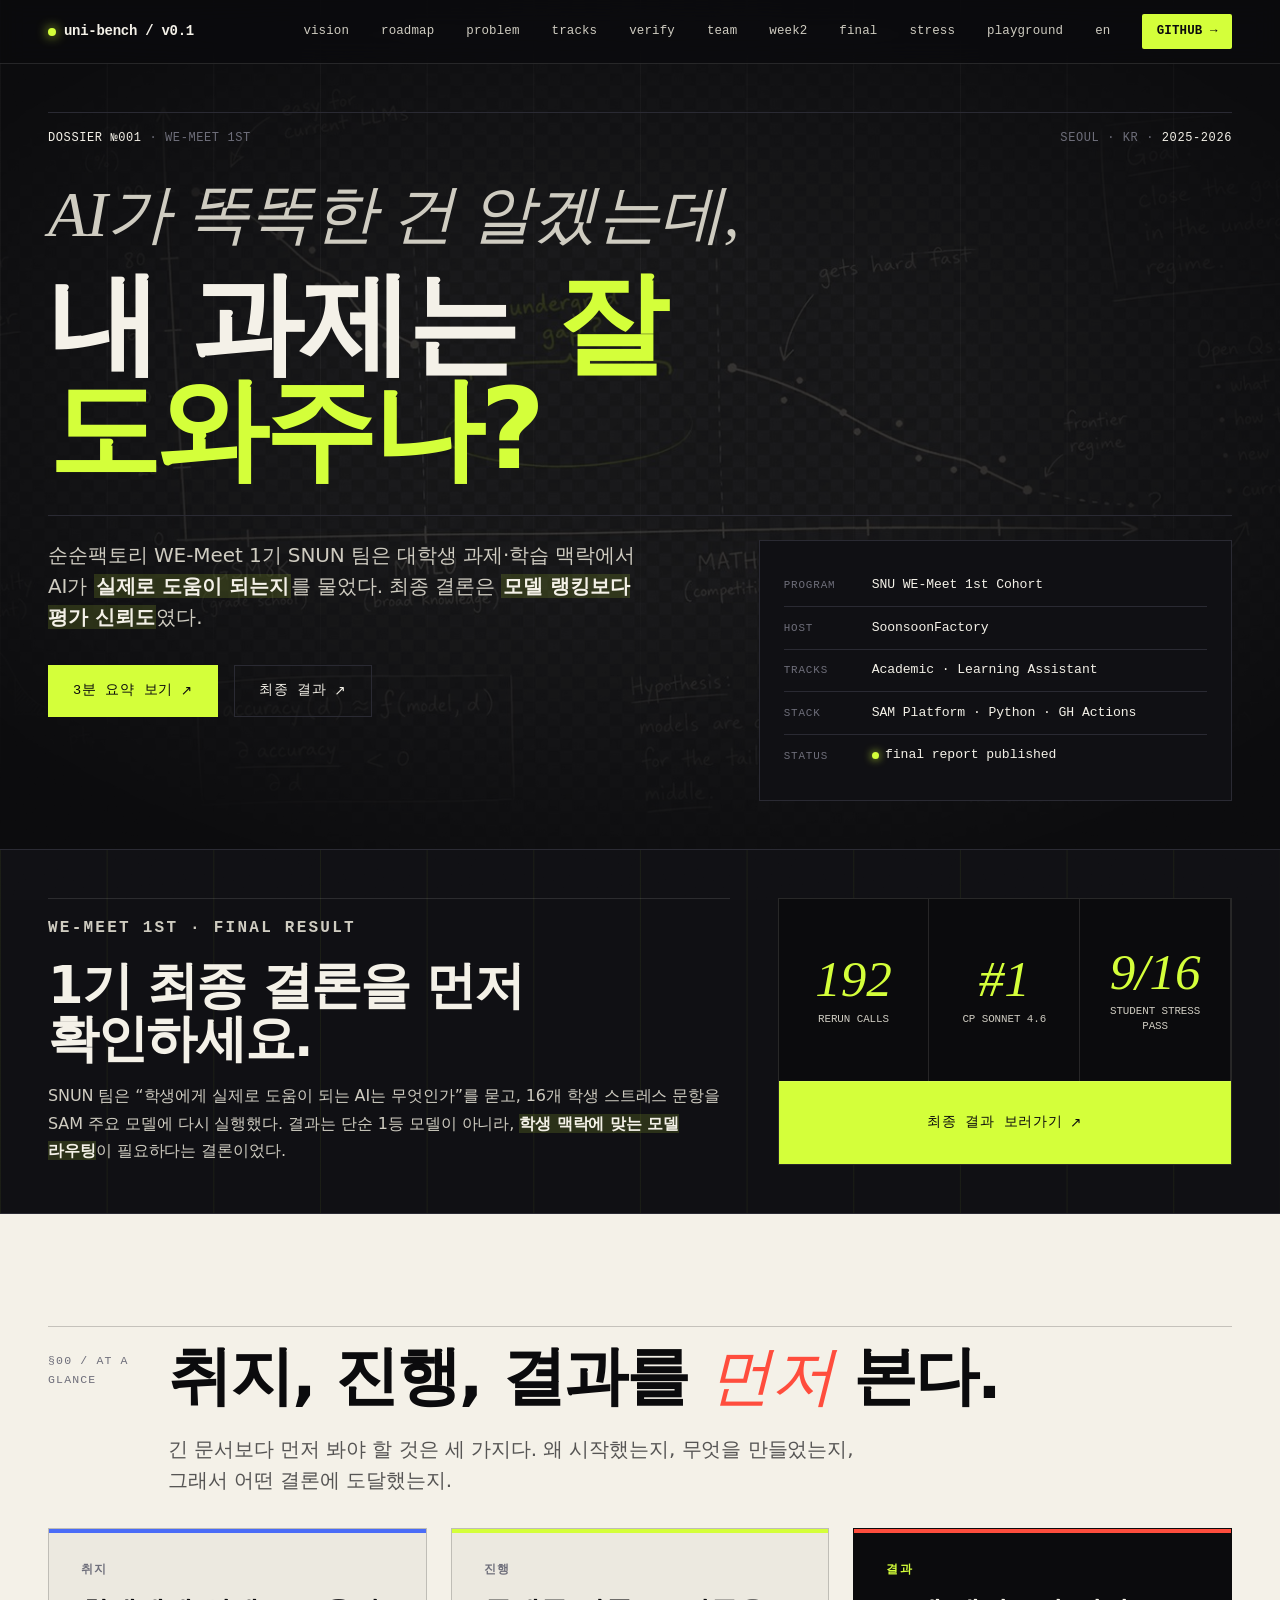
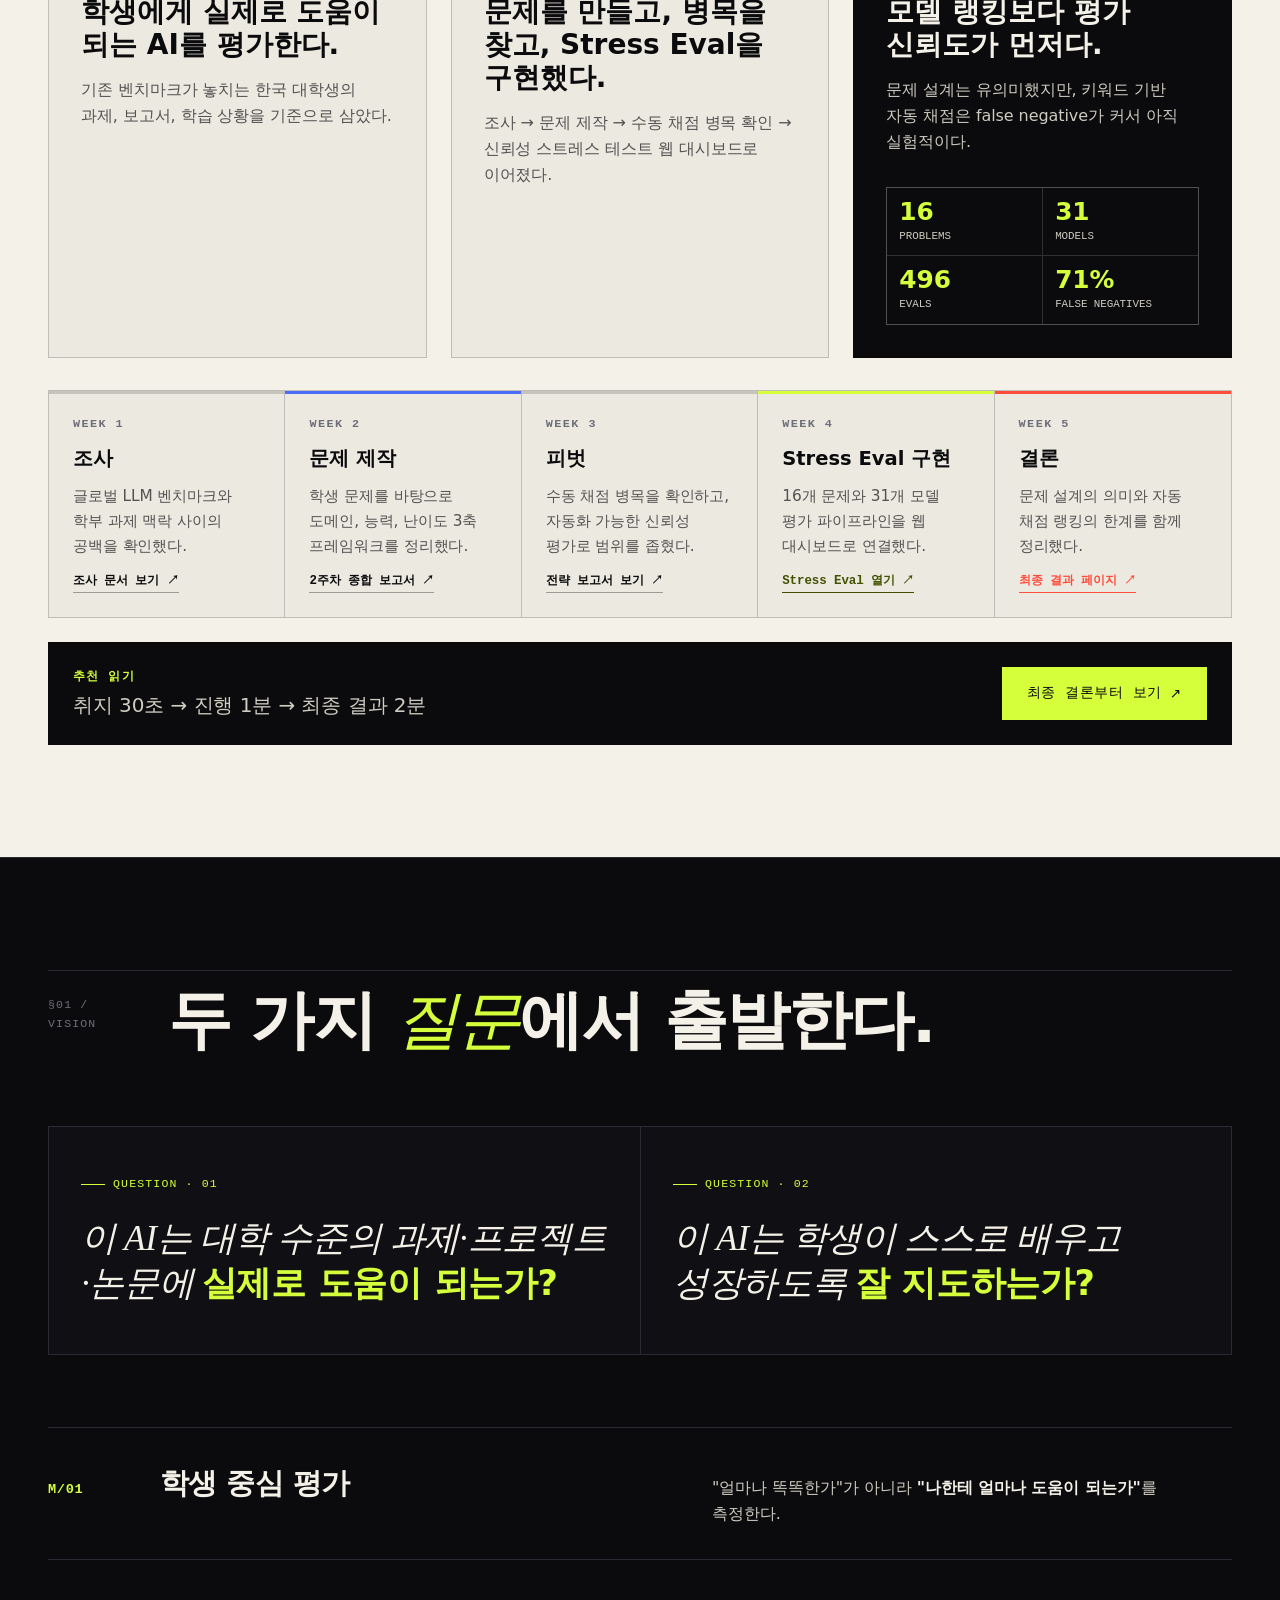
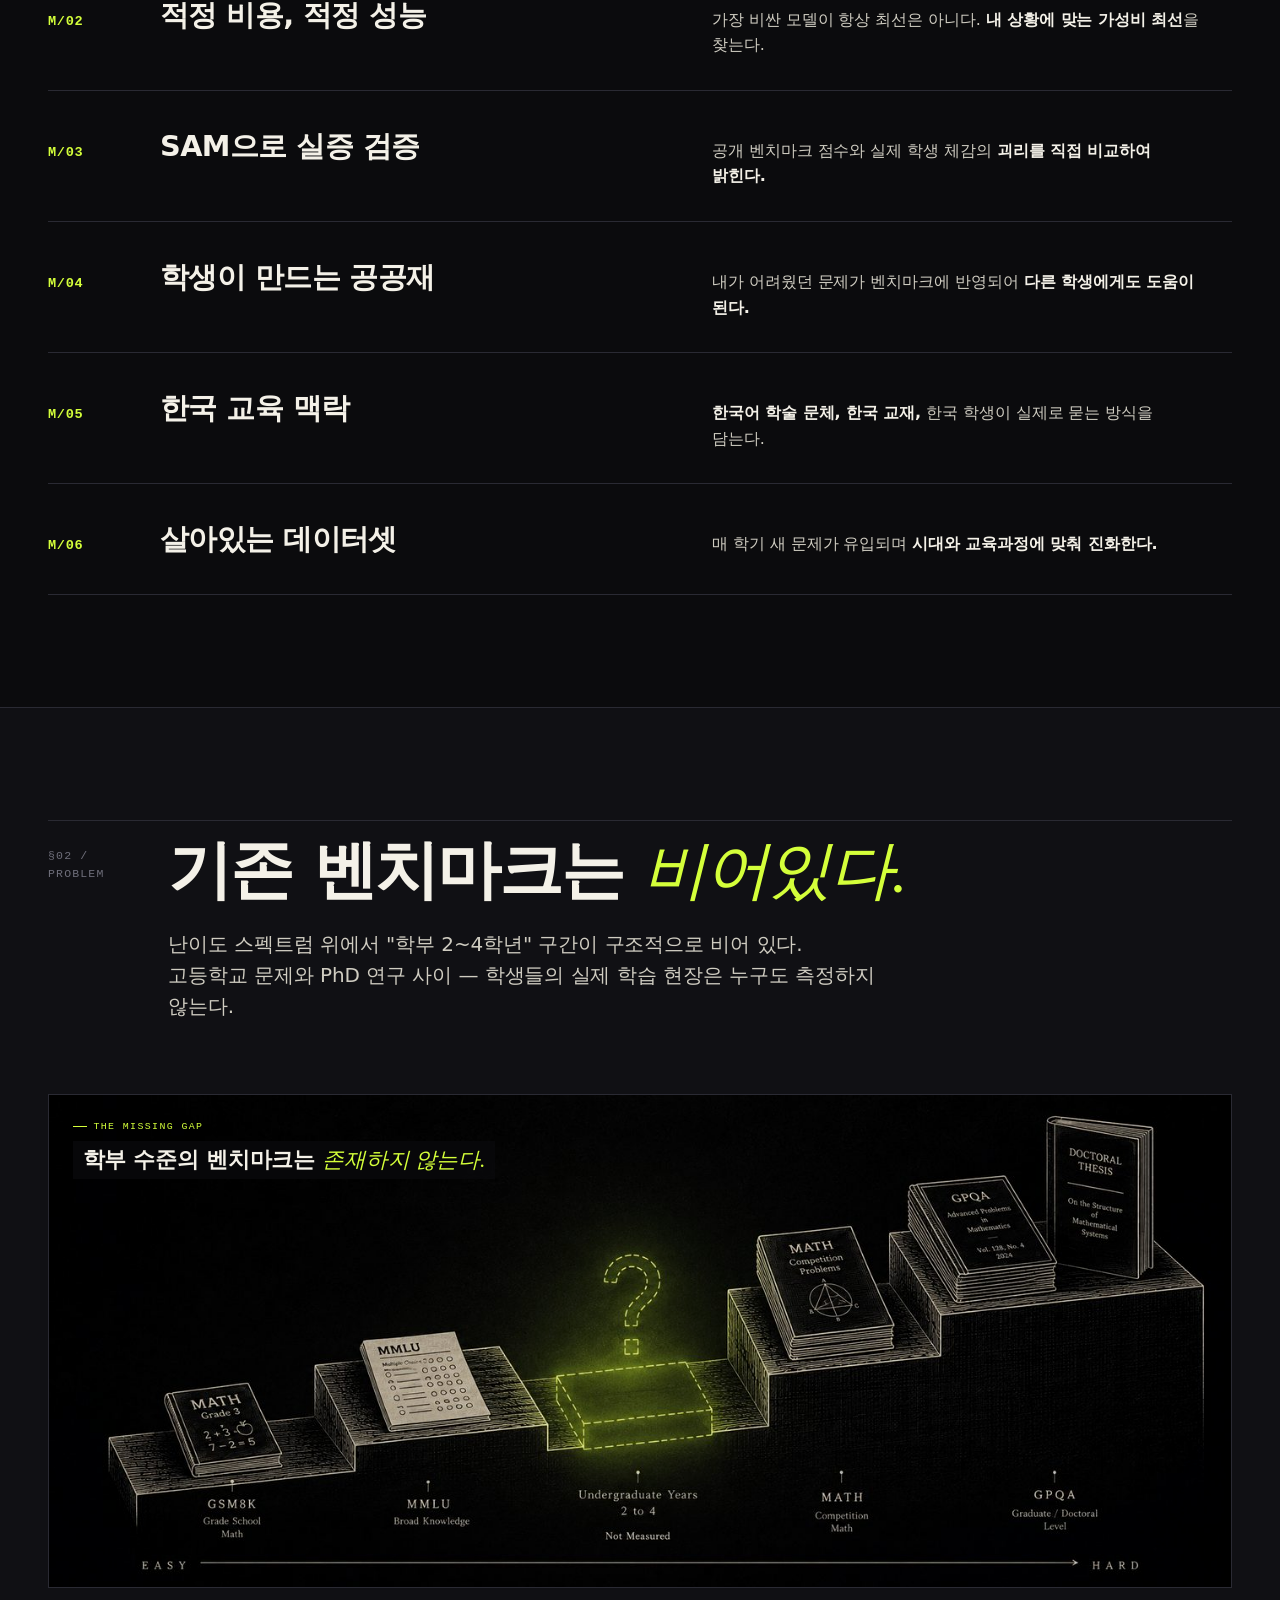
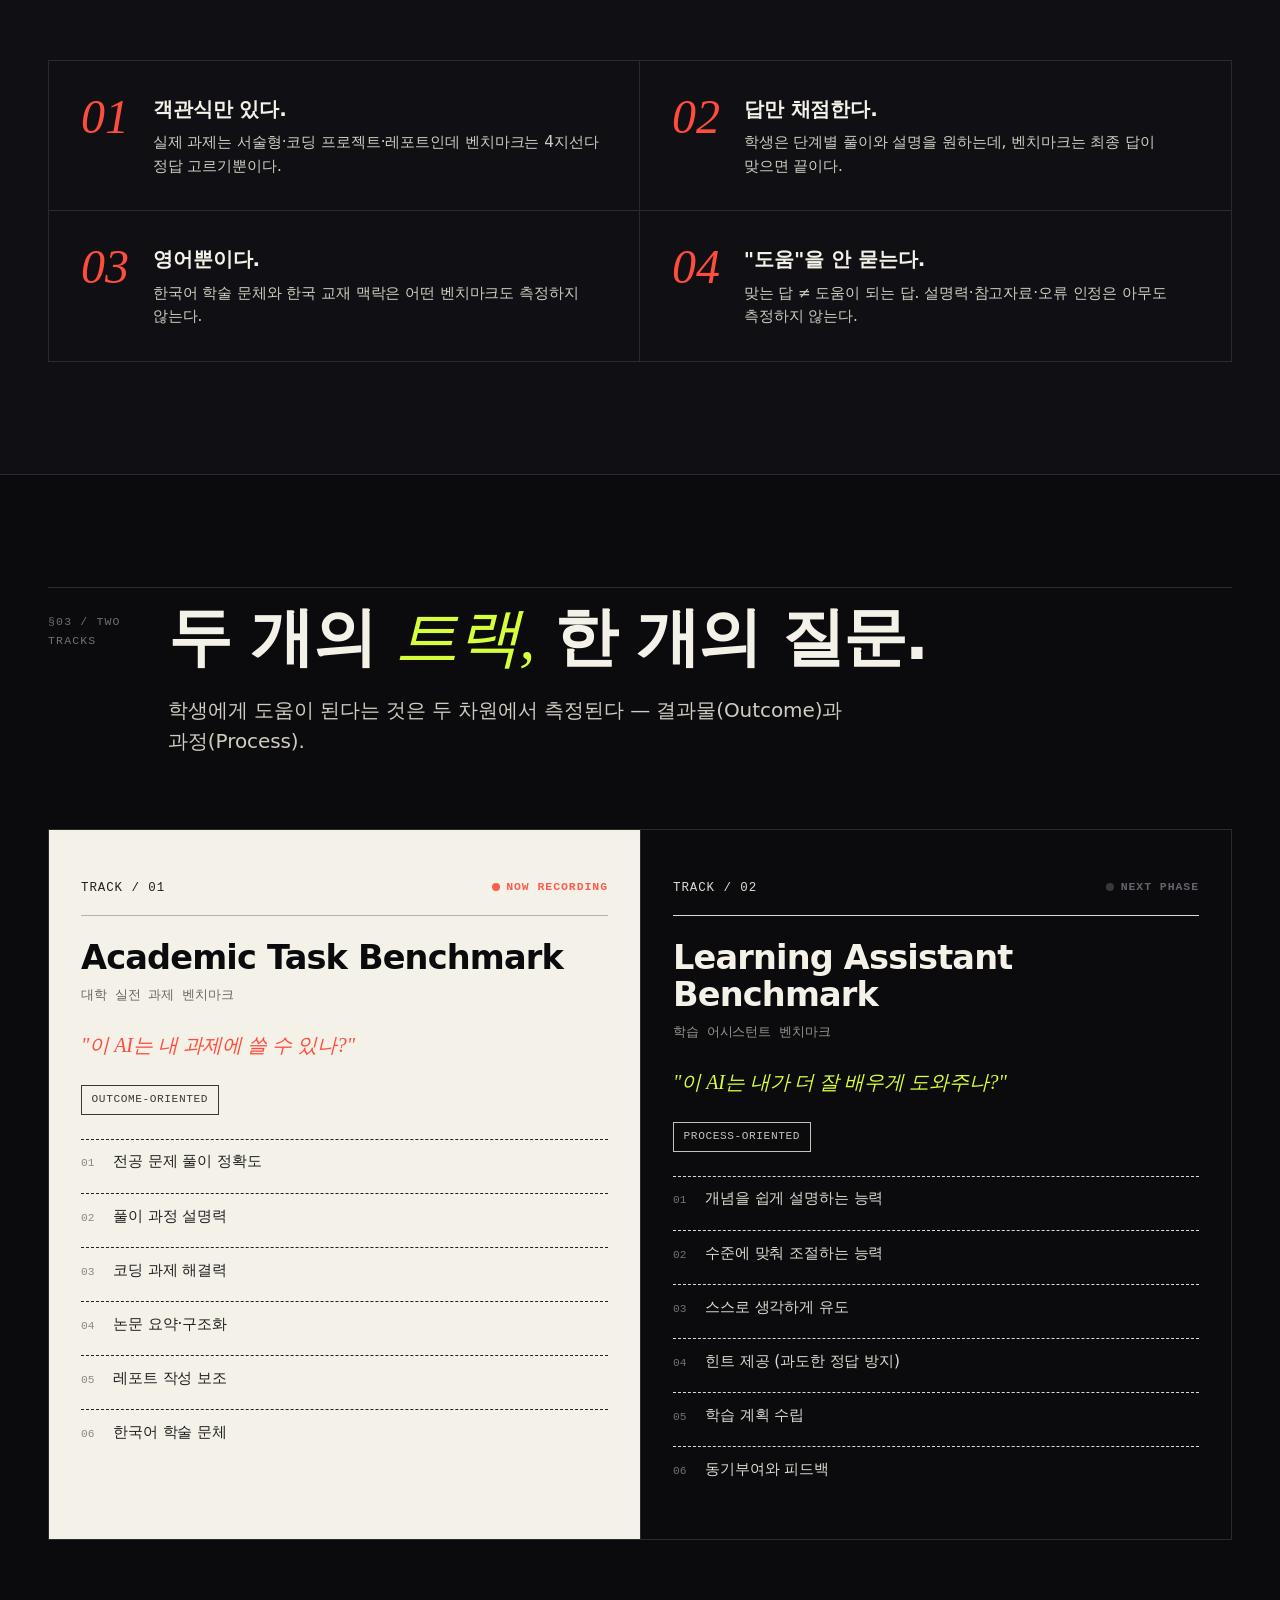
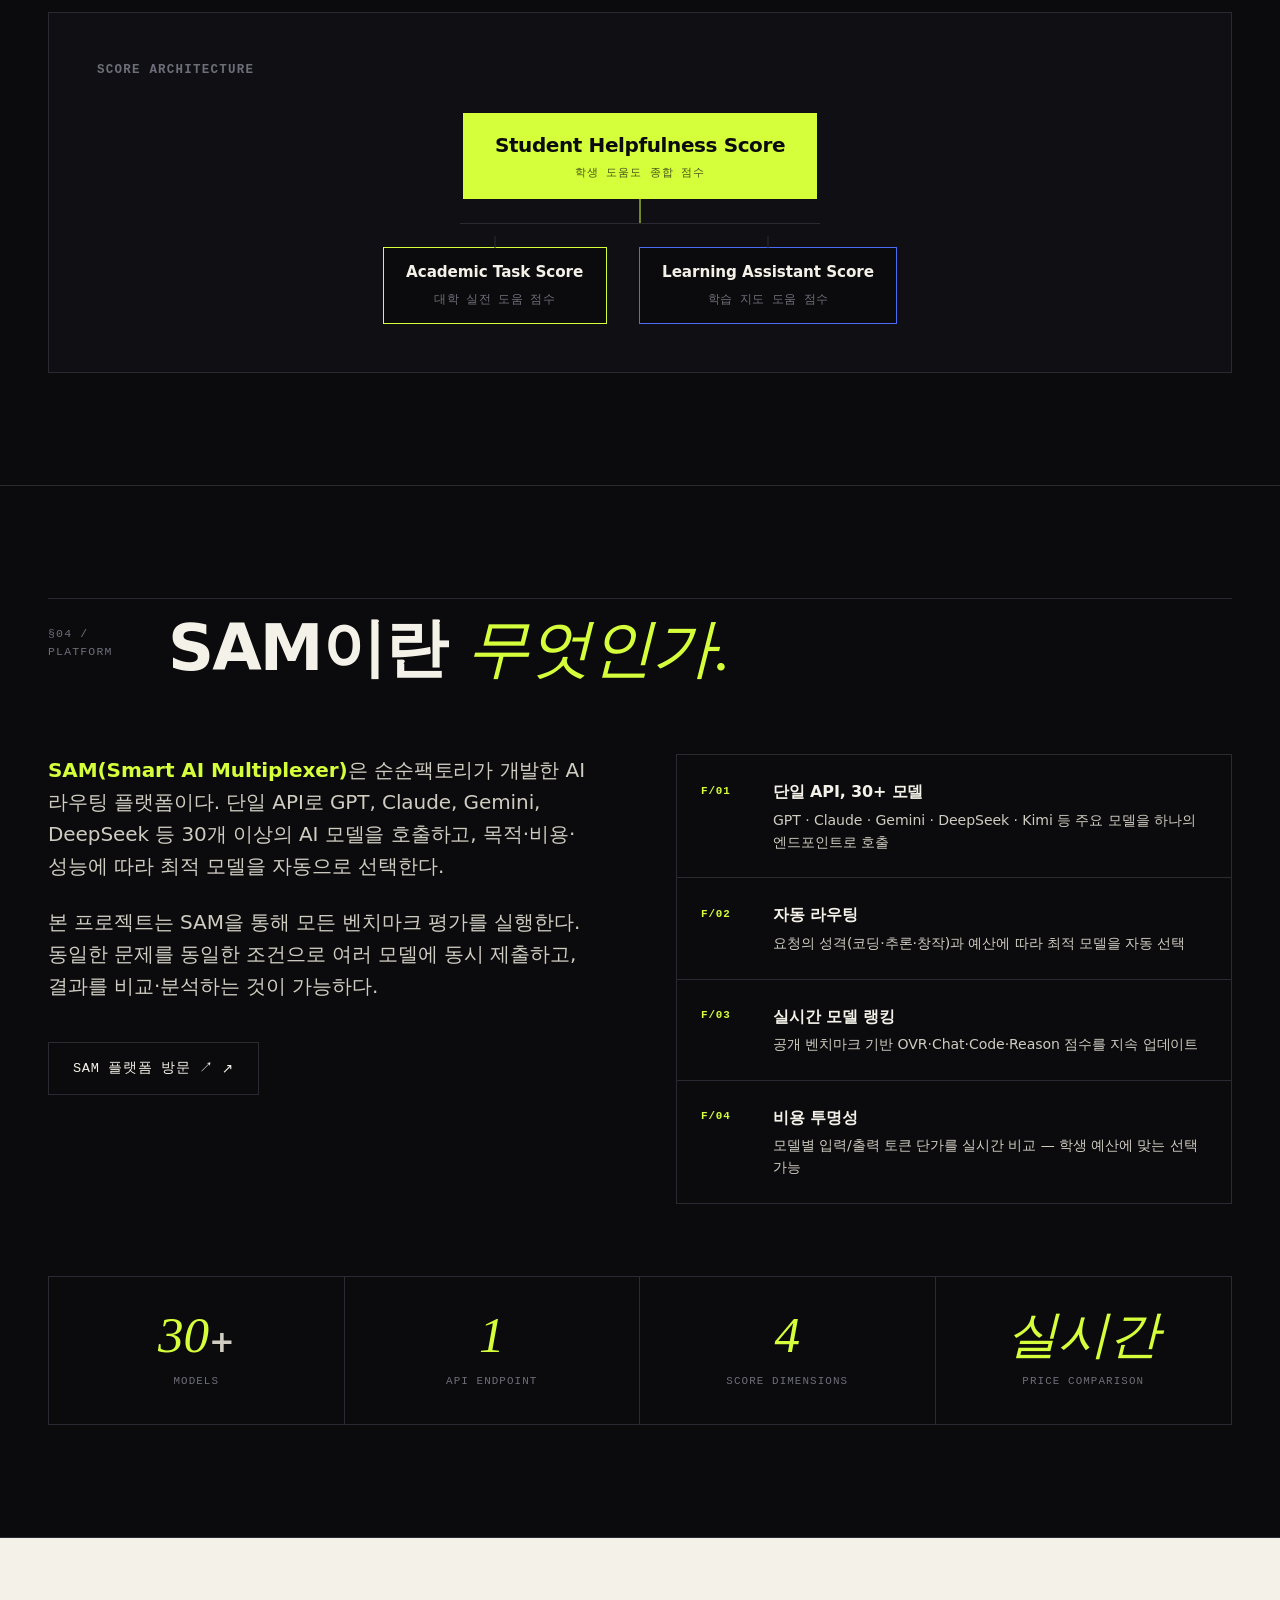
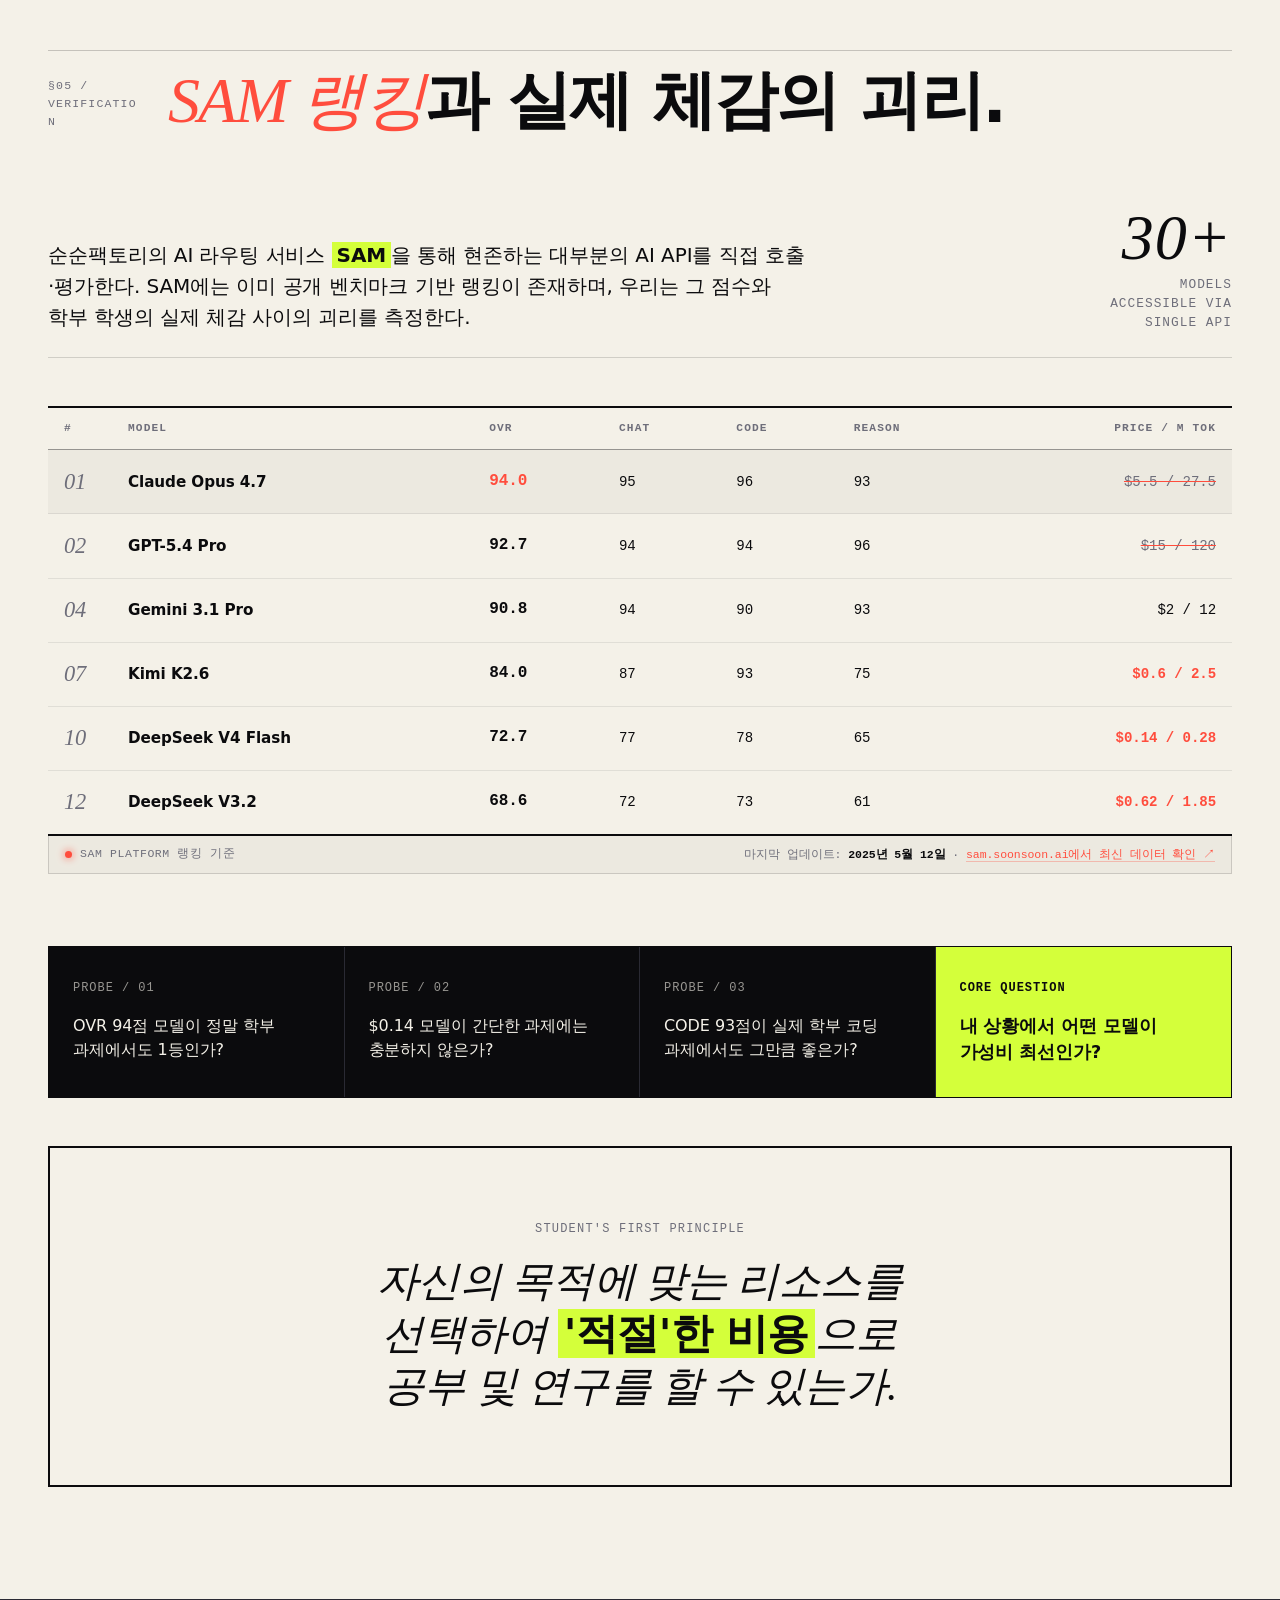
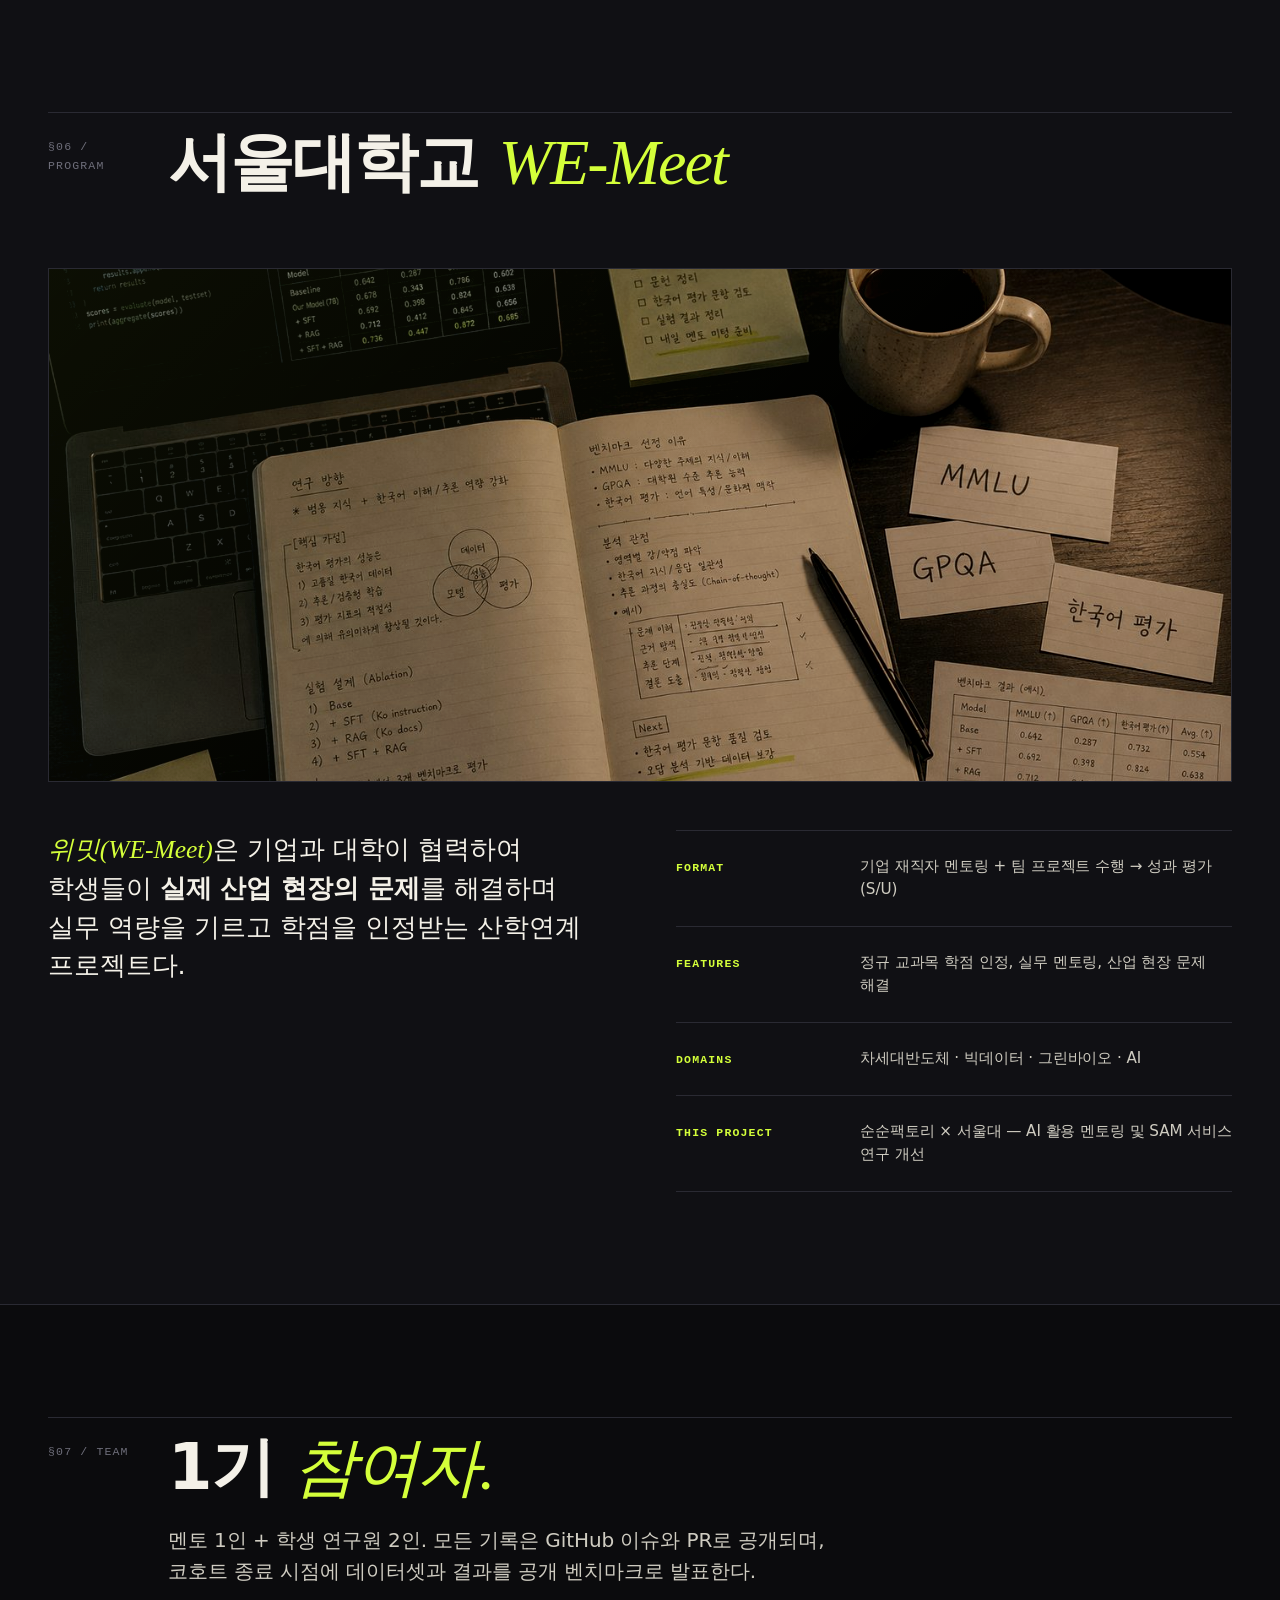
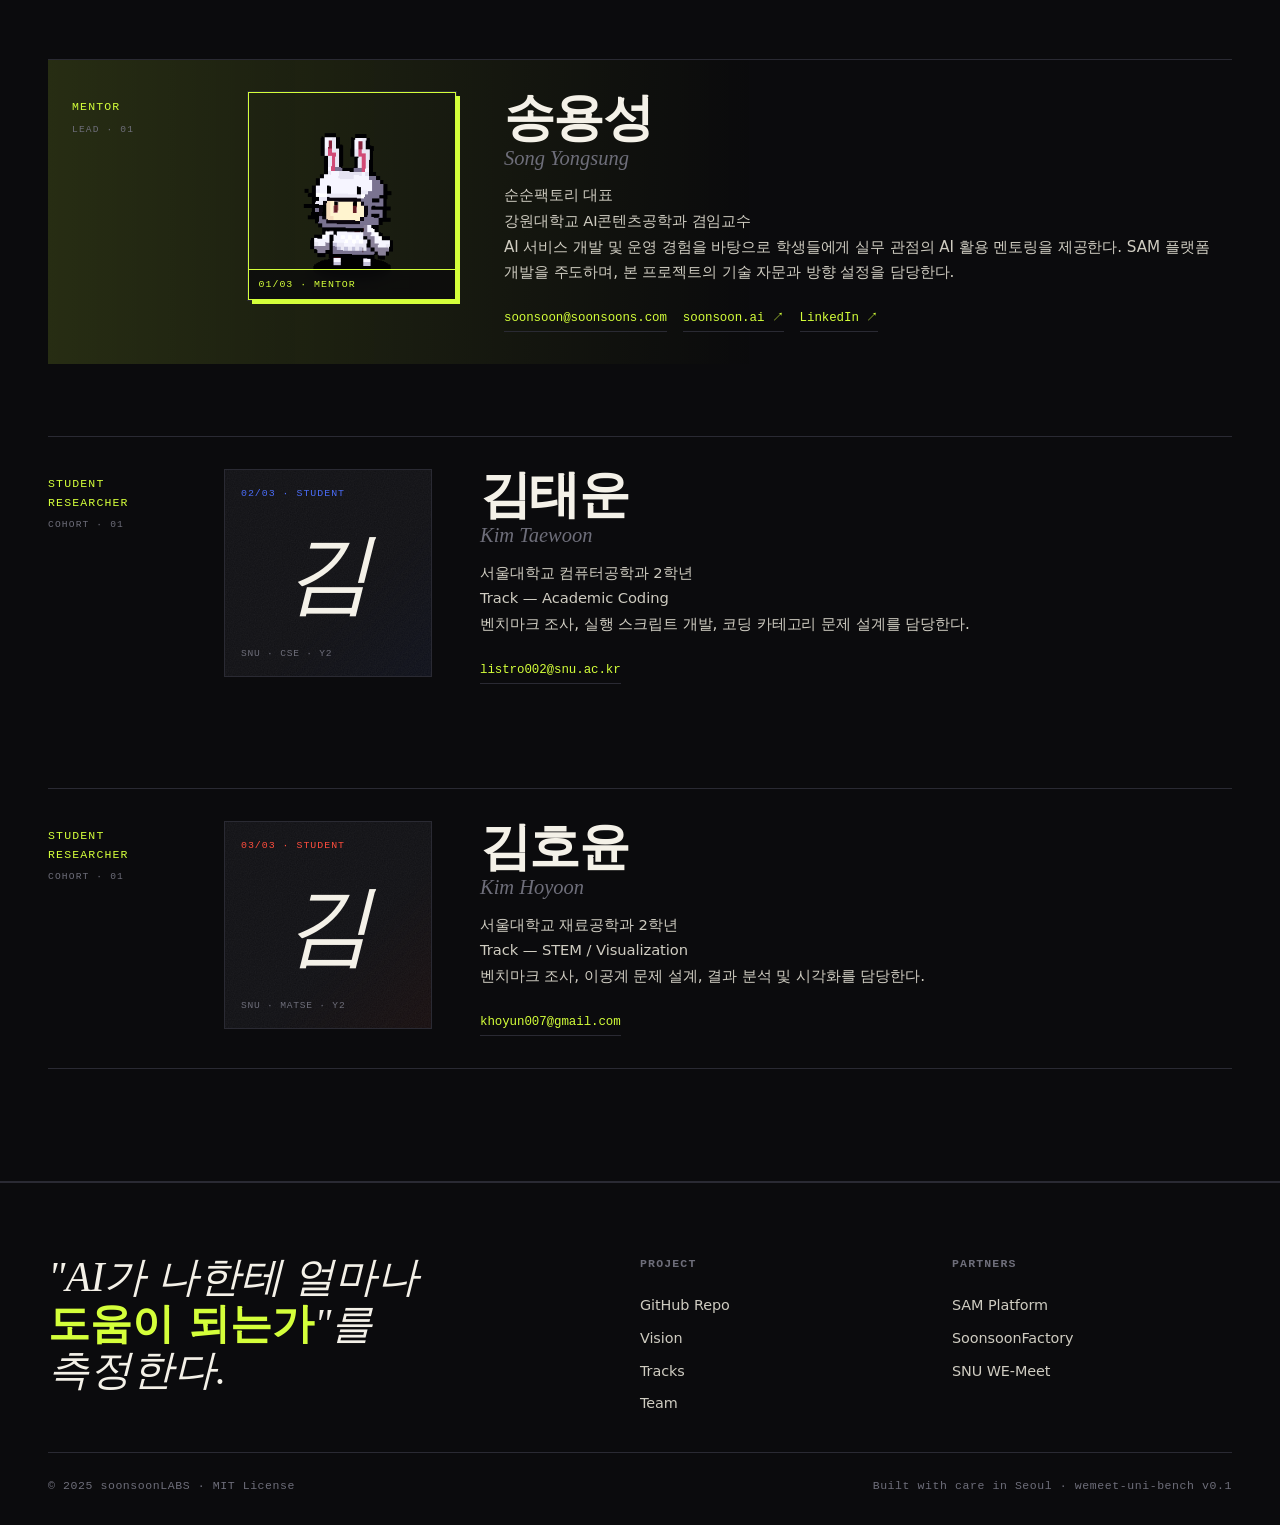
<file: website/index.html>
<!DOCTYPE html>
<html lang="ko">
<head>
  <meta charset="UTF-8" />
  <meta name="viewport" content="width=device-width, initial-scale=1.0" />
  <title>wemeet-uni-bench — 한국 대학생을 위한 AI 벤치마크</title>
  <meta name="description" content="학생에게 실제로 도움이 되는가를 측정한다. 서울대학교 WE-Meet × 순순팩토리 AI 벤치마크 프로젝트." />

  <!-- Open Graph -->
  <meta property="og:title" content="wemeet-uni-bench — 한국 대학생을 위한 AI 벤치마크" />
  <meta property="og:description" content="AI가 똑똑한 건 알겠는데, 내 과제는 잘 도와주나? 기존 벤치마크가 측정하지 못하는 학생 도움도를 평가한다." />
  <meta property="og:type" content="website" />
  <meta property="og:url" content="https://soonsoonlabs.github.io/wemeet-uni-bench/" />
  <meta property="og:image" content="https://soonsoonlabs.github.io/wemeet-uni-bench/Asset/og-cover.jpg" />
  <meta property="og:image:width" content="1200" />
  <meta property="og:image:height" content="630" />
  <meta property="og:locale" content="ko_KR" />
  <meta property="og:site_name" content="wemeet-uni-bench" />

  <!-- Twitter Card -->
  <meta name="twitter:card" content="summary_large_image" />
  <meta name="twitter:title" content="wemeet-uni-bench" />
  <meta name="twitter:description" content="AI가 똑똑한 건 알겠는데, 내 과제는 잘 도와주나?" />
  <meta name="twitter:image" content="https://soonsoonlabs.github.io/wemeet-uni-bench/Asset/og-cover.jpg" />

  <link rel="stylesheet" href="style.css?v=final-result-20260616" />
  <link rel="alternate" hreflang="ko" href="index.html" />
  <link rel="alternate" hreflang="en" href="en.html" />
</head>
<body>

  <!-- =============== NAV =============== -->
  <nav class="nav">
    <div class="nav-inner">
      <a href="#" class="nav-logo">uni-bench / v0.1</a>
      <div class="nav-links">
        <a href="#vision" class="nav-key">vision</a>
        <a href="#roadmap" class="nav-key">roadmap</a>
        <a href="#problem">problem</a>
        <a href="#tracks">tracks</a>
        <a href="#sam" class="nav-key">verify</a>
        <a href="#team">team</a>
        <a href="reports/week2/" class="nav-key">week2</a>
        <a href="reports/final/" class="nav-key">final</a>
        <a href="eval/" class="nav-key">stress</a>
        <a href="playground/versions.html" class="nav-key">playground</a>
        <a href="en.html">EN</a>
        <a href="https://github.com/soonsoonLABS/wemeet-uni-bench" target="_blank" rel="noopener" class="nav-cta">GITHUB →</a>
      </div>
    </div>
  </nav>

  <!-- =============== HERO =============== -->
  <header class="hero">
    <img src="Asset/002.jpg" class="hero-plot-img" alt="" aria-hidden="true" />
    <div class="wrap">
      <p class="hero-meta reveal">
        <span><b>DOSSIER №001</b> · WE-Meet 1st</span>
        <span>SEOUL · KR · <b>2025-2026</b></span>
      </p>

      <h1 class="hero-title reveal">
        <span class="serif">AI가 똑똑한 건 알겠는데,</span>
        <span class="hero-title-line">내 과제는 <mark>잘 도와주나?</mark></span>
      </h1>

      <div class="hero-body reveal">
        <div>
          <p class="hero-desc">
            순순팩토리 WE-Meet 1기 SNUN 팀은 대학생 과제·학습 맥락에서
            AI가 <strong>실제로 도움이 되는지</strong>를 물었다.
            최종 결론은 <strong>모델 랭킹보다 평가 신뢰도</strong>였다.
          </p>
          <div class="hero-actions" style="margin-top: 2rem;">
            <a href="#roadmap" class="btn btn-primary">3분 요약 보기</a>
            <a href="reports/final/" class="btn btn-ghost">최종 결과</a>
          </div>
        </div>
        <dl class="hero-aside">
          <div><dt>Program</dt><dd>SNU WE-Meet 1st Cohort</dd></div>
          <div><dt>Host</dt><dd>SoonsoonFactory</dd></div>
          <div><dt>Tracks</dt><dd>Academic · Learning Assistant</dd></div>
          <div><dt>Stack</dt><dd>SAM Platform · Python · GH Actions</dd></div>
          <div><dt>Status</dt><dd><span class="status-dot"></span>final report published</dd></div>
        </dl>
      </div>
    </div>
  </header>

  <!-- =============== FINAL RESULT CTA =============== -->
  <section class="final-result-strip" aria-labelledby="final-result-title">
    <div class="wrap final-result-inner">
      <div class="final-result-copy">
        <p class="final-result-kicker">WE-MEET 1ST · FINAL RESULT</p>
        <h2 id="final-result-title">1기 최종 결론을 먼저 확인하세요.</h2>
        <p>
          SNUN 팀은 “학생에게 실제로 도움이 되는 AI는 무엇인가”를 묻고,
          16개 학생 스트레스 문항을 SAM 주요 모델에 다시 실행했다.
          결과는 단순 1등 모델이 아니라, <strong>학생 맥락에 맞는 모델 라우팅</strong>이 필요하다는 결론이었다.
        </p>
      </div>

      <div class="final-result-panel" aria-label="WE-Meet 1기 최종 결과 요약">
        <div class="final-result-stat">
          <b>192</b>
          <span>rerun calls</span>
        </div>
        <div class="final-result-stat">
          <b>#1</b>
          <span>CP Sonnet 4.6</span>
        </div>
        <div class="final-result-stat">
          <b>9/16</b>
          <span>student stress pass</span>
        </div>
        <a href="reports/final/" class="btn btn-primary">최종 결과 보러가기</a>
      </div>
    </div>
  </section>

  <!-- =============== PROJECT AT A GLANCE =============== -->
  <section id="roadmap" class="section section-paper">
    <div class="wrap">
      <header class="section-head">
        <p class="section-tag">§00 / At a glance</p>
        <div>
          <h2 class="section-title">취지, 진행, 결과를 <em>먼저</em> 본다.</h2>
          <p class="section-sub">
            긴 문서보다 먼저 봐야 할 것은 세 가지다. 왜 시작했는지,
            무엇을 만들었는지, 그래서 어떤 결론에 도달했는지.
          </p>
        </div>
      </header>

      <div class="glance-grid">
        <article class="glance-card">
          <span class="glance-label">취지</span>
          <h3>학생에게 실제로 도움이 되는 AI를 평가한다.</h3>
          <p>기존 벤치마크가 놓치는 한국 대학생의 과제, 보고서, 학습 상황을 기준으로 삼았다.</p>
        </article>

        <article class="glance-card is-process">
          <span class="glance-label">진행</span>
          <h3>문제를 만들고, 병목을 찾고, Stress Eval을 구현했다.</h3>
          <p>조사 → 문제 제작 → 수동 채점 병목 확인 → 신뢰성 스트레스 테스트 웹 대시보드로 이어졌다.</p>
        </article>

        <article class="glance-card is-result">
          <span class="glance-label">결과</span>
          <h3>모델 랭킹보다 평가 신뢰도가 먼저다.</h3>
          <p>문제 설계는 유의미했지만, 키워드 기반 자동 채점은 false negative가 커서 아직 실험적이다.</p>
          <div class="glance-metrics" aria-label="최종 평가 요약">
            <span><b>16</b> problems</span>
            <span><b>31</b> models</span>
            <span><b>496</b> evals</span>
            <span><b>71%</b> false negatives</span>
          </div>
        </article>
      </div>

      <div class="journey">
        <article class="journey-item">
          <span class="journey-week">Week 1</span>
          <h3>조사</h3>
          <p>글로벌 LLM 벤치마크와 학부 과제 맥락 사이의 공백을 확인했다.</p>
          <a href="https://github.com/soonsoonLABS/wemeet-uni-bench/blob/main/docs/benchmark-survey.md" target="_blank" rel="noopener">조사 문서 보기</a>
        </article>

        <article class="journey-item is-featured">
          <span class="journey-week">Week 2</span>
          <h3>문제 제작</h3>
          <p>학생 문제를 바탕으로 도메인, 능력, 난이도 3축 프레임워크를 정리했다.</p>
          <a href="reports/week2/">2주차 종합 보고서</a>
        </article>

        <article class="journey-item">
          <span class="journey-week">Week 3</span>
          <h3>피벗</h3>
          <p>수동 채점 병목을 확인하고, 자동화 가능한 신뢰성 평가로 범위를 좁혔다.</p>
          <a href="https://github.com/soonsoonLABS/wemeet-uni-bench/blob/main/docs/SNUN/SNUN_week3_docs/week3_strategy_report.md" target="_blank" rel="noopener">전략 보고서 보기</a>
        </article>

        <article class="journey-item is-live">
          <span class="journey-week">Week 4</span>
          <h3>Stress Eval 구현</h3>
          <p>16개 문제와 31개 모델 평가 파이프라인을 웹 대시보드로 연결했다.</p>
          <a href="eval/">Stress Eval 열기</a>
        </article>

        <article class="journey-item is-final">
          <span class="journey-week">Week 5</span>
          <h3>결론</h3>
          <p>문제 설계의 의미와 자동 채점 랭킹의 한계를 함께 정리했다.</p>
          <a href="reports/final/">최종 결과 페이지</a>
        </article>
      </div>

      <div class="journey-summary">
        <div>
          <b>추천 읽기</b>
          <span>취지 30초 → 진행 1분 → 최종 결과 2분</span>
        </div>
        <a href="reports/final/" class="btn btn-primary">최종 결론부터 보기</a>
      </div>
    </div>
  </section>

  <!-- =============== VISION =============== -->
  <section id="vision" class="section">
    <div class="wrap">
      <header class="section-head">
        <p class="section-tag">§01 / Vision</p>
        <div>
          <h2 class="section-title">두 가지 <em>질문</em>에서 출발한다.</h2>
        </div>
      </header>

      <div class="questions">
        <div class="q-item">
          <p class="q-num">Question · 01</p>
          <p class="q-text">이 AI는 대학 수준의 과제·프로젝트·논문에 <b>실제로 도움이 되는가?</b></p>
        </div>
        <div class="q-item">
          <p class="q-num">Question · 02</p>
          <p class="q-text">이 AI는 학생이 스스로 배우고 성장하도록 <b>잘 지도하는가?</b></p>
        </div>
      </div>

      <div class="manifesto">
        <article class="manifesto-item">
          <span class="manifesto-num">M/01</span>
          <h3 class="manifesto-title">학생 중심 평가</h3>
          <p class="manifesto-desc">"얼마나 똑똑한가"가 아니라 <b>"나한테 얼마나 도움이 되는가"</b>를 측정한다.</p>
        </article>
        <article class="manifesto-item">
          <span class="manifesto-num">M/02</span>
          <h3 class="manifesto-title">적정 비용, 적정 성능</h3>
          <p class="manifesto-desc">가장 비싼 모델이 항상 최선은 아니다. <b>내 상황에 맞는 가성비 최선</b>을 찾는다.</p>
        </article>
        <article class="manifesto-item">
          <span class="manifesto-num">M/03</span>
          <h3 class="manifesto-title">SAM으로 실증 검증</h3>
          <p class="manifesto-desc">공개 벤치마크 점수와 실제 학생 체감의 <b>괴리를 직접 비교하여 밝힌다.</b></p>
        </article>
        <article class="manifesto-item">
          <span class="manifesto-num">M/04</span>
          <h3 class="manifesto-title">학생이 만드는 공공재</h3>
          <p class="manifesto-desc">내가 어려웠던 문제가 벤치마크에 반영되어 <b>다른 학생에게도 도움이 된다.</b></p>
        </article>
        <article class="manifesto-item">
          <span class="manifesto-num">M/05</span>
          <h3 class="manifesto-title">한국 교육 맥락</h3>
          <p class="manifesto-desc"><b>한국어 학술 문체, 한국 교재,</b> 한국 학생이 실제로 묻는 방식을 담는다.</p>
        </article>
        <article class="manifesto-item">
          <span class="manifesto-num">M/06</span>
          <h3 class="manifesto-title">살아있는 데이터셋</h3>
          <p class="manifesto-desc">매 학기 새 문제가 유입되며 <b>시대와 교육과정에 맞춰 진화한다.</b></p>
        </article>
      </div>
    </div>
  </section>

  <!-- =============== PROBLEM =============== -->
  <section id="problem" class="section section-ink">
    <div class="wrap">
      <header class="section-head">
        <p class="section-tag">§02 / Problem</p>
        <div>
          <h2 class="section-title">기존 벤치마크는 <em>비어있다.</em></h2>
          <p class="section-sub">난이도 스펙트럼 위에서 "학부 2~4학년" 구간이 구조적으로 비어 있다. 고등학교 문제와 PhD 연구 사이 — 학생들의 실제 학습 현장은 누구도 측정하지 않는다.</p>
        </div>
      </header>

      <figure class="gap-figure">
        <img src="Asset/003.jpg" alt="벤치마크 난이도 스펙트럼 — 학부 구간이 비어있음을 보여주는 일러스트" />
        <div class="gap-figure-msg">
          <p class="gap-figure-msg-tag">The Missing Gap</p>
          <p class="gap-figure-msg-text">학부 수준의 벤치마크는 <em>존재하지 않는다.</em></p>
        </div>
      </figure>

      <div class="limits">
        <article class="limit-item">
          <div class="limit-num">01</div>
          <div>
            <h4 class="limit-title">객관식만 있다.</h4>
            <p class="limit-desc">실제 과제는 서술형·코딩 프로젝트·레포트인데 벤치마크는 4지선다 정답 고르기뿐이다.</p>
          </div>
        </article>
        <article class="limit-item">
          <div class="limit-num">02</div>
          <div>
            <h4 class="limit-title">답만 채점한다.</h4>
            <p class="limit-desc">학생은 단계별 풀이와 설명을 원하는데, 벤치마크는 최종 답이 맞으면 끝이다.</p>
          </div>
        </article>
        <article class="limit-item">
          <div class="limit-num">03</div>
          <div>
            <h4 class="limit-title">영어뿐이다.</h4>
            <p class="limit-desc">한국어 학술 문체와 한국 교재 맥락은 어떤 벤치마크도 측정하지 않는다.</p>
          </div>
        </article>
        <article class="limit-item">
          <div class="limit-num">04</div>
          <div>
            <h4 class="limit-title">"도움"을 안 묻는다.</h4>
            <p class="limit-desc">맞는 답 ≠ 도움이 되는 답. 설명력·참고자료·오류 인정은 아무도 측정하지 않는다.</p>
          </div>
        </article>
      </div>
    </div>
  </section>

  <!-- =============== TRACKS =============== -->
  <section id="tracks" class="section">
    <div class="wrap">
      <header class="section-head">
        <p class="section-tag">§03 / Two Tracks</p>
        <div>
          <h2 class="section-title">두 개의 <em>트랙,</em> 한 개의 질문.</h2>
          <p class="section-sub">학생에게 도움이 된다는 것은 두 차원에서 측정된다 — 결과물(Outcome)과 과정(Process).</p>
        </div>
      </header>

      <div class="tracks">
        <article class="track is-live">
          <header class="track-head">
            <span class="track-id">Track / 01</span>
            <span class="track-status">NOW RECORDING</span>
          </header>
          <h3 class="track-name">Academic Task Benchmark</h3>
          <p class="track-sub">대학 실전 과제 벤치마크</p>
          <p class="track-q">"이 AI는 내 과제에 쓸 수 있나?"</p>
          <span class="track-focus">Outcome-Oriented</span>
          <ul class="track-items">
            <li>전공 문제 풀이 정확도</li>
            <li>풀이 과정 설명력</li>
            <li>코딩 과제 해결력</li>
            <li>논문 요약·구조화</li>
            <li>레포트 작성 보조</li>
            <li>한국어 학술 문체</li>
          </ul>
        </article>

        <article class="track">
          <header class="track-head">
            <span class="track-id">Track / 02</span>
            <span class="track-status is-pending">NEXT PHASE</span>
          </header>
          <h3 class="track-name">Learning Assistant Benchmark</h3>
          <p class="track-sub">학습 어시스턴트 벤치마크</p>
          <p class="track-q">"이 AI는 내가 더 잘 배우게 도와주나?"</p>
          <span class="track-focus">Process-Oriented</span>
          <ul class="track-items">
            <li>개념을 쉽게 설명하는 능력</li>
            <li>수준에 맞춰 조절하는 능력</li>
            <li>스스로 생각하게 유도</li>
            <li>힌트 제공 (과도한 정답 방지)</li>
            <li>학습 계획 수립</li>
            <li>동기부여와 피드백</li>
          </ul>
        </article>
      </div>

      <div class="score-block">
        <h3>Score Architecture</h3>
        <div class="score-tree">
          <div class="score-root">
            Student Helpfulness Score
            <small>학생 도움도 종합 점수</small>
          </div>
          <div class="score-children">
            <div class="score-child is-1">
              <b>Academic Task Score</b>
              <small>대학 실전 도움 점수</small>
            </div>
            <div class="score-child is-2">
              <b>Learning Assistant Score</b>
              <small>학습 지도 도움 점수</small>
            </div>
          </div>
        </div>
      </div>
    </div>
  </section>

  <!-- =============== SAM PLATFORM =============== -->
  <section id="sam-platform" class="section">
    <div class="wrap">
      <header class="section-head">
        <p class="section-tag">§04 / Platform</p>
        <div>
          <h2 class="section-title">SAM이란 <em>무엇인가.</em></h2>
        </div>
      </header>

      <div class="sam-platform-grid">
        <div class="sam-platform-lead">
          <p class="sam-platform-desc">
            <strong>SAM(Smart AI Multiplexer)</strong>은 순순팩토리가 개발한
            AI 라우팅 플랫폼이다. 단일 API로 GPT, Claude, Gemini, DeepSeek 등
            30개 이상의 AI 모델을 호출하고, 목적·비용·성능에 따라
            최적 모델을 자동으로 선택한다.
          </p>
          <p class="sam-platform-desc">
            본 프로젝트는 SAM을 통해 모든 벤치마크 평가를 실행한다.
            동일한 문제를 동일한 조건으로 여러 모델에 동시 제출하고,
            결과를 비교·분석하는 것이 가능하다.
          </p>
          <a href="https://sam.soonsoon.ai" target="_blank" rel="noopener" class="btn btn-ghost sam-platform-cta">SAM 플랫폼 방문 ↗</a>
        </div>

        <div class="sam-platform-features">
          <div class="sam-feat">
            <span class="sam-feat-n">F/01</span>
            <div>
              <h4 class="sam-feat-title">단일 API, 30+ 모델</h4>
              <p class="sam-feat-desc">GPT · Claude · Gemini · DeepSeek · Kimi 등 주요 모델을 하나의 엔드포인트로 호출</p>
            </div>
          </div>
          <div class="sam-feat">
            <span class="sam-feat-n">F/02</span>
            <div>
              <h4 class="sam-feat-title">자동 라우팅</h4>
              <p class="sam-feat-desc">요청의 성격(코딩·추론·창작)과 예산에 따라 최적 모델을 자동 선택</p>
            </div>
          </div>
          <div class="sam-feat">
            <span class="sam-feat-n">F/03</span>
            <div>
              <h4 class="sam-feat-title">실시간 모델 랭킹</h4>
              <p class="sam-feat-desc">공개 벤치마크 기반 OVR·Chat·Code·Reason 점수를 지속 업데이트</p>
            </div>
          </div>
          <div class="sam-feat">
            <span class="sam-feat-n">F/04</span>
            <div>
              <h4 class="sam-feat-title">비용 투명성</h4>
              <p class="sam-feat-desc">모델별 입력/출력 토큰 단가를 실시간 비교 — 학생 예산에 맞는 선택 가능</p>
            </div>
          </div>
        </div>
      </div>

      <div class="sam-platform-stat-row">
        <div class="sam-stat-item">
          <b>30<span>+</span></b>
          <small>Models</small>
        </div>
        <div class="sam-stat-item">
          <b>1</b>
          <small>API Endpoint</small>
        </div>
        <div class="sam-stat-item">
          <b>4</b>
          <small>Score Dimensions</small>
        </div>
        <div class="sam-stat-item">
          <b>실시간</b>
          <small>Price Comparison</small>
        </div>
      </div>
    </div>
  </section>

  <!-- =============== SAM VERIFY =============== -->
  <section id="sam" class="section section-paper">
    <div class="wrap">
      <header class="section-head">
        <p class="section-tag">§05 / Verification</p>
        <div>
          <h2 class="section-title"><em>SAM 랭킹</em>과 실제 체감의 괴리.</h2>
        </div>
      </header>

      <div class="sam-lead">
        <p>
          순순팩토리의 AI 라우팅 서비스 <strong>SAM</strong>을 통해 현존하는
          대부분의 AI API를 직접 호출·평가한다. SAM에는 이미 공개 벤치마크
          기반 랭킹이 존재하며, 우리는 그 점수와 학부 학생의 실제 체감
          사이의 괴리를 측정한다.
        </p>
        <div class="sam-lead-stat">
          <b>30+</b>
          <span>Models accessible via single API</span>
        </div>
      </div>

      <div class="sam-table-wrap">
      <table class="sam-table">
        <thead>
          <tr>
            <th style="width: 4rem;">#</th>
            <th>Model</th>
            <th>OVR</th>
            <th>Chat</th>
            <th>Code</th>
            <th>Reason</th>
            <th style="text-align: right;">Price / M tok</th>
          </tr>
        </thead>
        <tbody>
          <tr class="is-top">
            <td class="rank">01</td>
            <td class="model-name">Claude Opus 4.7</td>
            <td class="ovr">94.0</td><td>95</td><td>96</td><td>93</td>
            <td class="price price-hi" style="text-align: right;">$5.5 / 27.5</td>
          </tr>
          <tr>
            <td class="rank">02</td>
            <td class="model-name">GPT-5.4 Pro</td>
            <td class="ovr">92.7</td><td>94</td><td>94</td><td>96</td>
            <td class="price price-hi" style="text-align: right;">$15 / 120</td>
          </tr>
          <tr>
            <td class="rank">04</td>
            <td class="model-name">Gemini 3.1 Pro</td>
            <td class="ovr">90.8</td><td>94</td><td>90</td><td>93</td>
            <td class="price" style="text-align: right;">$2 / 12</td>
          </tr>
          <tr class="is-cheap">
            <td class="rank">07</td>
            <td class="model-name">Kimi K2.6</td>
            <td class="ovr">84.0</td><td>87</td><td>93</td><td>75</td>
            <td class="price" style="text-align: right;">$0.6 / 2.5</td>
          </tr>
          <tr class="is-cheap">
            <td class="rank">10</td>
            <td class="model-name">DeepSeek V4 Flash</td>
            <td class="ovr">72.7</td><td>77</td><td>78</td><td>65</td>
            <td class="price" style="text-align: right;">$0.14 / 0.28</td>
          </tr>
          <tr class="is-cheap">
            <td class="rank">12</td>
            <td class="model-name">DeepSeek V3.2</td>
            <td class="ovr">68.6</td><td>72</td><td>73</td><td>61</td>
            <td class="price" style="text-align: right;">$0.62 / 1.85</td>
          </tr>
        </tbody>
      </table>
      </div>
      <div class="sam-table-meta">
        <span class="sam-table-meta-src">
          <span class="sam-table-meta-dot"></span>
          SAM Platform 랭킹 기준
        </span>
        <span class="sam-table-meta-update">
          마지막 업데이트: <b>2025년 5월 12일</b> · <a href="https://sam.soonsoon.ai" target="_blank" rel="noopener">sam.soonsoon.ai에서 최신 데이터 확인 ↗</a>
        </span>
      </div>

      <div class="sam-q">
        <div class="sam-q-item">
          <p class="sam-q-n">Probe / 01</p>
          <p class="sam-q-t">OVR 94점 모델이 정말 학부 과제에서도 1등인가?</p>
        </div>
        <div class="sam-q-item">
          <p class="sam-q-n">Probe / 02</p>
          <p class="sam-q-t">$0.14 모델이 간단한 과제에는 충분하지 않은가?</p>
        </div>
        <div class="sam-q-item">
          <p class="sam-q-n">Probe / 03</p>
          <p class="sam-q-t">CODE 93점이 실제 학부 코딩 과제에서도 그만큼 좋은가?</p>
        </div>
        <div class="sam-q-item is-key">
          <p class="sam-q-n">Core Question</p>
          <p class="sam-q-t">내 상황에서 어떤 모델이 가성비 최선인가?</p>
        </div>
      </div>

      <div class="sam-closer">
        <small>Student's first principle</small>
        <h3>자신의 목적에 맞는 리소스를 선택하여 <b>'적절'한 비용</b>으로 공부 및 연구를 할 수 있는가.</h3>
      </div>
    </div>
  </section>

  <!-- =============== WE-MEET =============== -->
  <section class="section section-ink">
    <div class="wrap">
      <header class="section-head">
        <p class="section-tag">§06 / Program</p>
        <div>
          <h2 class="section-title">서울대학교 <em>WE-Meet</em></h2>
        </div>
      </header>

      <figure class="wemeet-figure">
        <img src="Asset/004.jpg" alt="WE-Meet 산학연계 프로그램 — 멘토와 학생이 함께 연구하는 장면" />
      </figure>

      <div class="wemeet">
        <p class="wemeet-lead">
          <span class="serif">위밋(WE-Meet)</span>은 기업과 대학이 협력하여
          학생들이 <strong>실제 산업 현장의 문제</strong>를 해결하며 실무
          역량을 기르고 학점을 인정받는 산학연계 프로젝트다.
        </p>
        <dl class="wemeet-dl">
          <div>
            <dt>Format</dt>
            <dd>기업 재직자 멘토링 + 팀 프로젝트 수행 → 성과 평가(S/U)</dd>
          </div>
          <div>
            <dt>Features</dt>
            <dd>정규 교과목 학점 인정, 실무 멘토링, 산업 현장 문제 해결</dd>
          </div>
          <div>
            <dt>Domains</dt>
            <dd>차세대반도체 · 빅데이터 · 그린바이오 · AI</dd>
          </div>
          <div>
            <dt>This Project</dt>
            <dd>순순팩토리 × 서울대 — AI 활용 멘토링 및 SAM 서비스 연구 개선</dd>
          </div>
        </dl>
      </div>
    </div>
  </section>

  <!-- =============== TEAM =============== -->
  <section id="team" class="section">
    <div class="wrap">
      <header class="section-head">
        <p class="section-tag">§07 / Team</p>
        <div>
          <h2 class="section-title">1기 <em>참여자.</em></h2>
          <p class="section-sub">멘토 1인 + 학생 연구원 2인. 모든 기록은 GitHub 이슈와 PR로 공개되며, 코호트 종료 시점에 데이터셋과 결과를 공개 벤치마크로 발표한다.</p>
        </div>
      </header>

      <div class="team-block">
        <!-- Mentor -->
        <article class="person is-lead">
          <div class="person-id">
            Mentor
            <small>Lead · 01</small>
          </div>
          <div class="person-card-wrap">
            <div class="profile-card profile-card-mentor">
              <div class="profile-img-wrap">
                <img src="Asset/member_0.gif" alt="송용성 프로필" class="profile-img" />
                <span class="profile-badge">01/03 · MENTOR</span>
              </div>
            </div>
          </div>
          <div>
            <h3 class="person-name">
              송용성
              <span class="latin">Song Yongsung</span>
            </h3>
            <div class="person-meta">
              <p>순순팩토리 대표</p>
              <p>강원대학교 AI콘텐츠공학과 겸임교수</p>
            </div>
            <div class="person-bio">
              <p>AI 서비스 개발 및 운영 경험을 바탕으로 학생들에게 실무 관점의 AI 활용 멘토링을 제공한다. SAM 플랫폼 개발을 주도하며, 본 프로젝트의 기술 자문과 방향 설정을 담당한다.</p>
              <div class="person-links">
                <a href="mailto:soonsoon@soonsoons.com">soonsoon@soonsoons.com</a>
                <a href="https://soonsoon.ai" target="_blank" rel="noopener">soonsoon.ai ↗</a>
                <a href="https://www.linkedin.com/in/soonsoon/" target="_blank" rel="noopener">LinkedIn ↗</a>
              </div>
            </div>
          </div>
        </article>

        <!-- Student 1 -->
        <article class="person">
          <div class="person-id">
            Student Researcher
            <small>Cohort · 01</small>
          </div>
          <div class="person-card-wrap">
            <div class="typo-card typo-card-s1">
              <span class="typo-index">02/03 · STUDENT</span>
              <span class="typo-glyph">김</span>
              <span class="typo-sub">SNU · CSE · Y2</span>
            </div>
          </div>
          <div>
            <h3 class="person-name">
              김태운
              <span class="latin">Kim Taewoon</span>
            </h3>
            <div class="person-meta">
              <p>서울대학교 컴퓨터공학과 2학년</p>
              <p>Track — Academic Coding</p>
            </div>
            <div class="person-bio">
              <p>벤치마크 조사, 실행 스크립트 개발, 코딩 카테고리 문제 설계를 담당한다.</p>
              <div class="person-links">
                <a href="mailto:listro002@snu.ac.kr">listro002@snu.ac.kr</a>
              </div>
            </div>
          </div>
        </article>

        <!-- Student 2 -->
        <article class="person">
          <div class="person-id">
            Student Researcher
            <small>Cohort · 01</small>
          </div>
          <div class="person-card-wrap">
            <div class="typo-card typo-card-s2">
              <span class="typo-index">03/03 · STUDENT</span>
              <span class="typo-glyph">김</span>
              <span class="typo-sub">SNU · MATSE · Y2</span>
            </div>
          </div>
          <div>
            <h3 class="person-name">
              김호윤
              <span class="latin">Kim Hoyoon</span>
            </h3>
            <div class="person-meta">
              <p>서울대학교 재료공학과 2학년</p>
              <p>Track — STEM / Visualization</p>
            </div>
            <div class="person-bio">
              <p>벤치마크 조사, 이공계 문제 설계, 결과 분석 및 시각화를 담당한다.</p>
              <div class="person-links">
                <a href="mailto:khoyun007@gmail.com">khoyun007@gmail.com</a>
              </div>
            </div>
          </div>
        </article>
      </div>
    </div>
  </section>

  <!-- =============== FOOTER =============== -->
  <footer class="foot">
    <div class="wrap">
      <div class="foot-top">
        <div class="foot-brand">
          "AI가 나한테 얼마나 <b>도움이 되는가</b>"를 측정한다.
        </div>
        <div class="foot-col">
          <h4>Project</h4>
          <a href="https://github.com/soonsoonLABS/wemeet-uni-bench" target="_blank" rel="noopener">GitHub Repo</a>
          <a href="#vision">Vision</a>
          <a href="#tracks">Tracks</a>
          <a href="#team">Team</a>
        </div>
        <div class="foot-col">
          <h4>Partners</h4>
          <a href="https://sam.soonsoon.ai" target="_blank" rel="noopener">SAM Platform</a>
          <a href="https://soonsoon.ai" target="_blank" rel="noopener">SoonsoonFactory</a>
          <a href="https://wemeet.snu.ac.kr" target="_blank" rel="noopener">SNU WE-Meet</a>
        </div>
      </div>
      <div class="foot-bot">
        <span>© 2025 soonsoonLABS · MIT License</span>
        <span>Built with care in Seoul · wemeet-uni-bench v0.1</span>
      </div>
    </div>
  </footer>

</body>
</html>
</file>
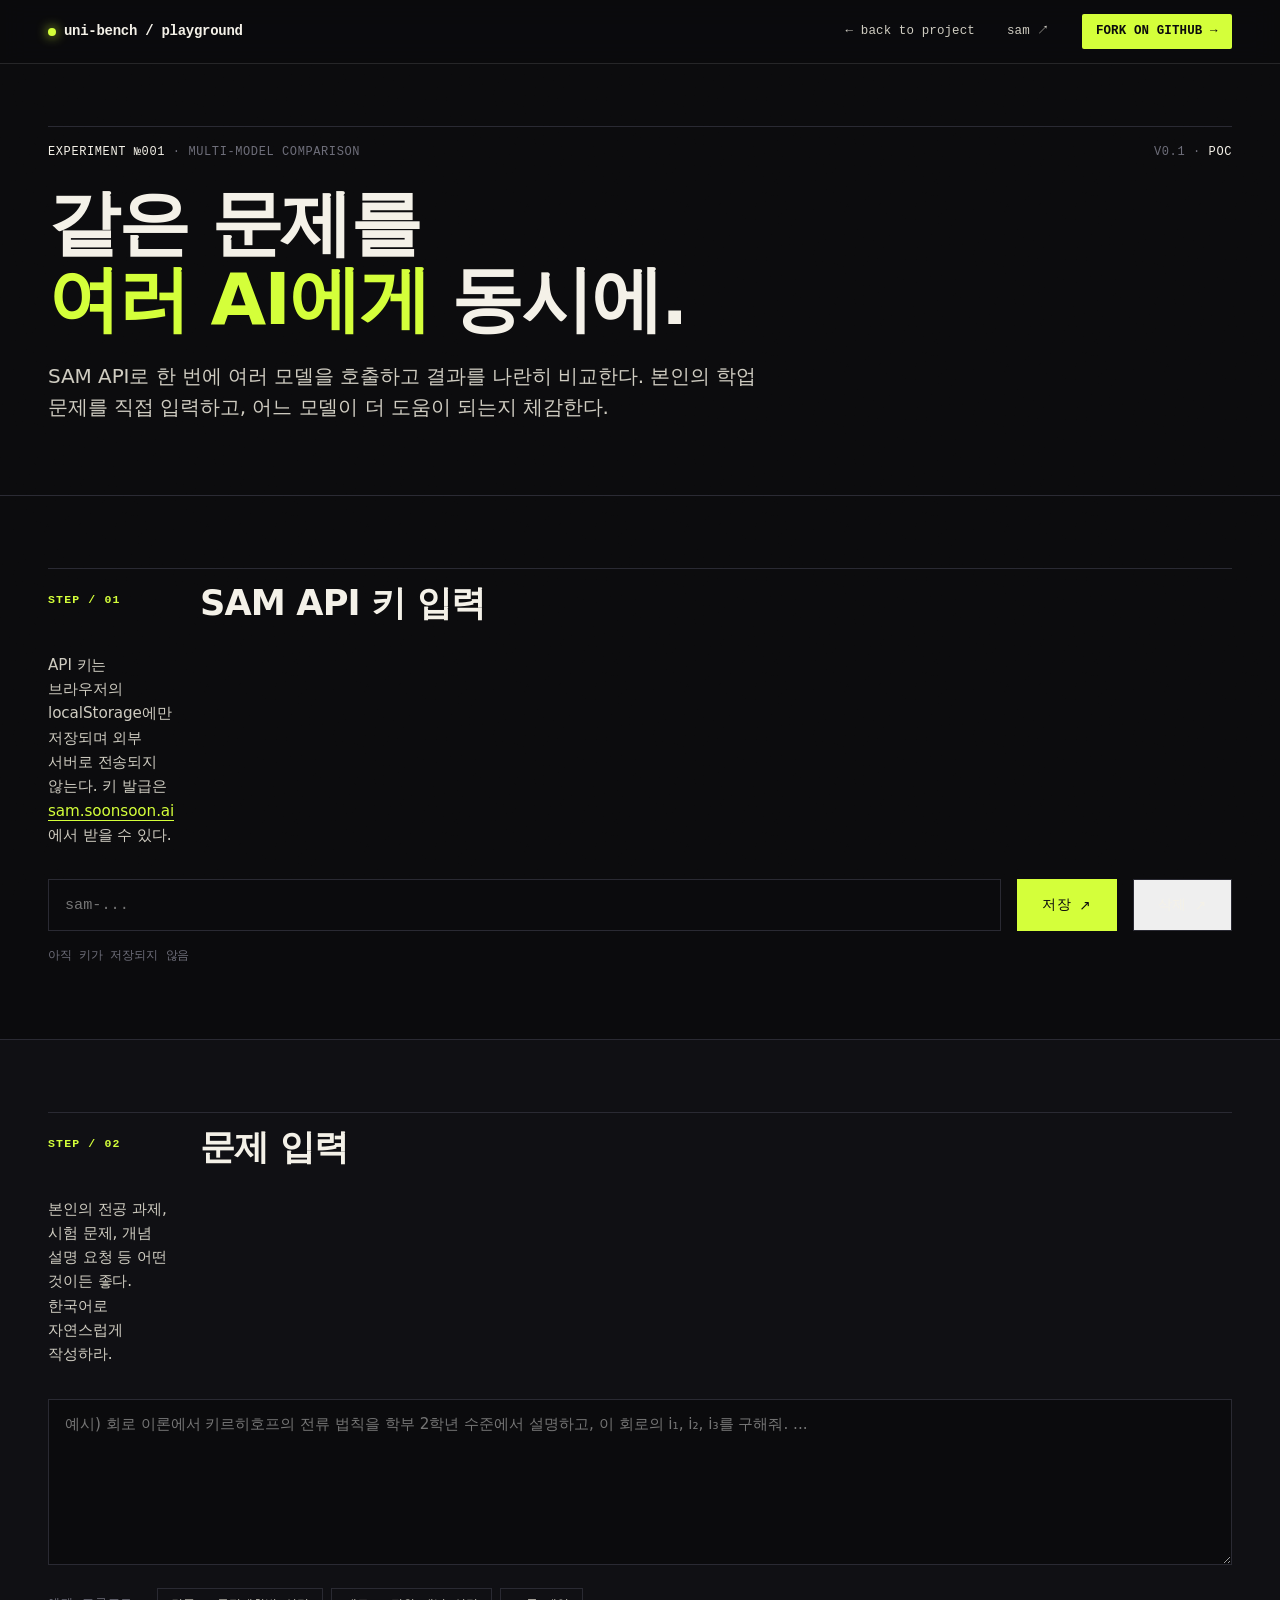
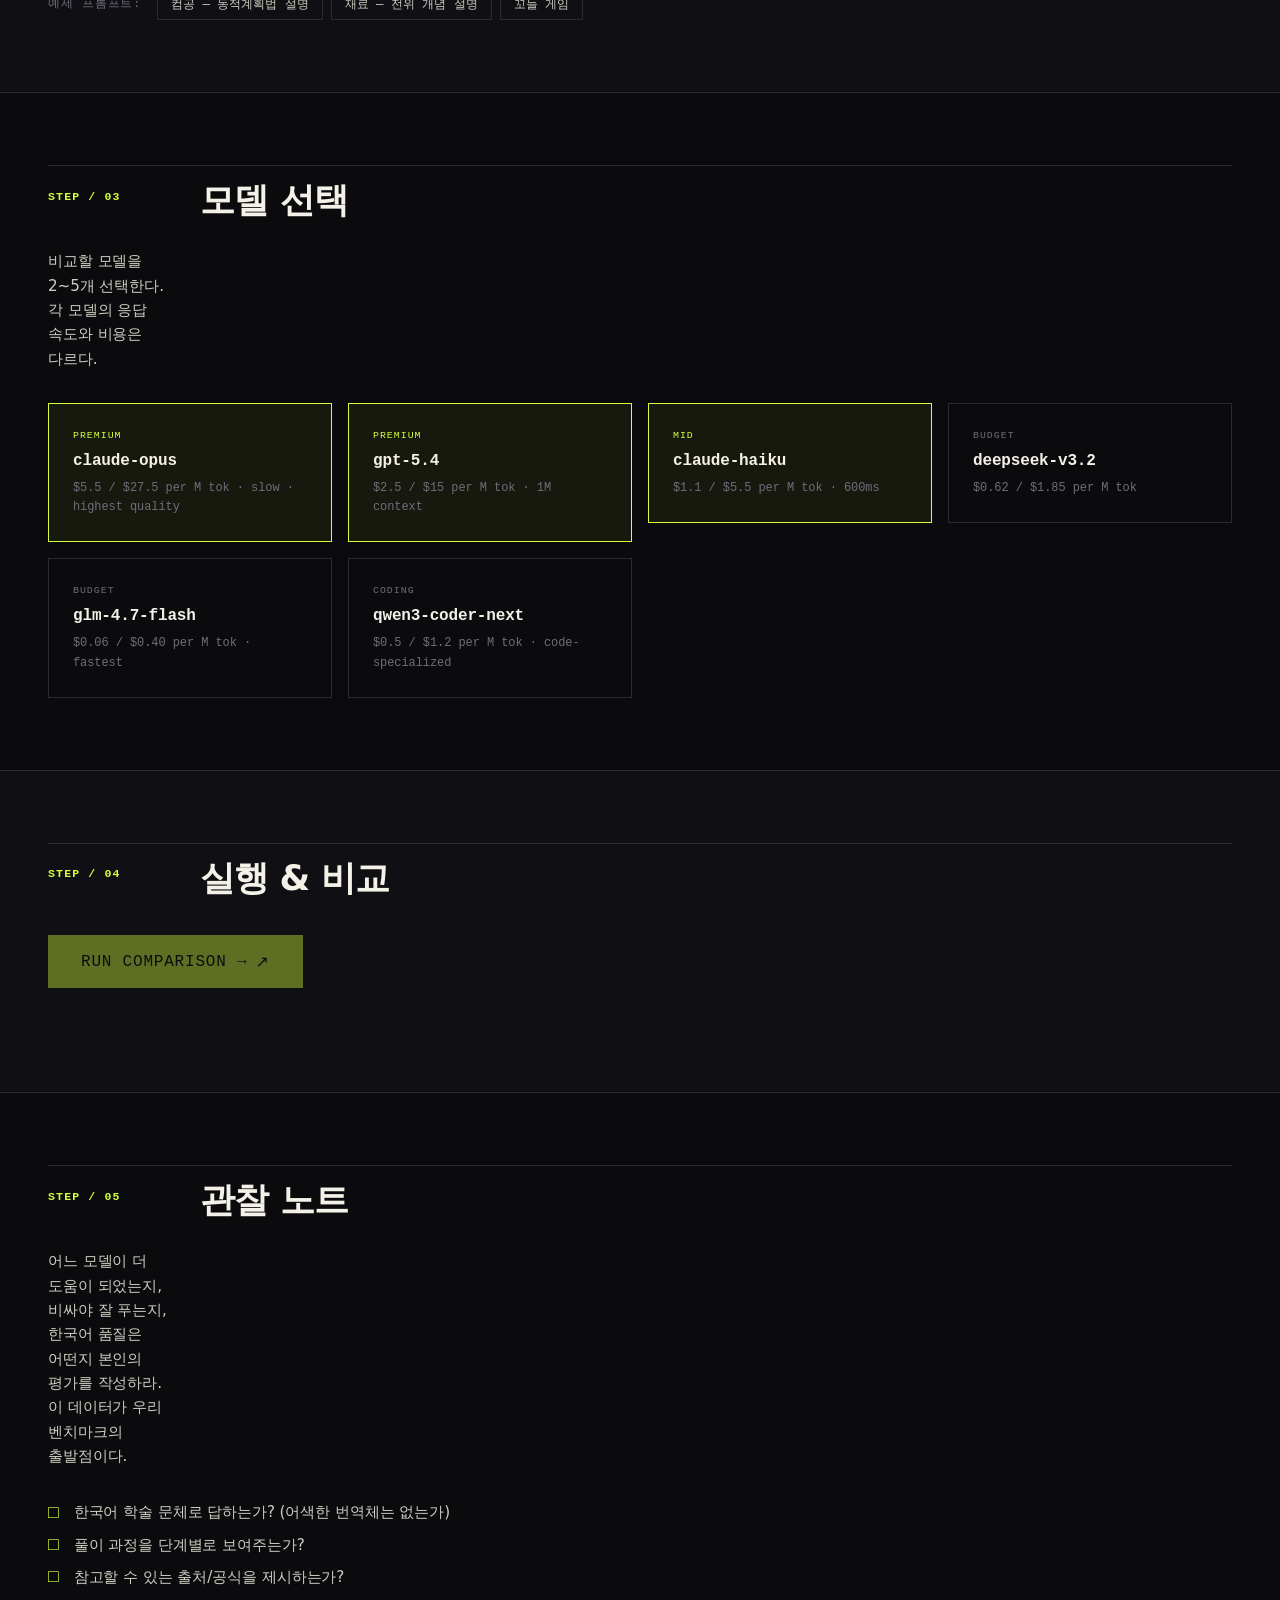
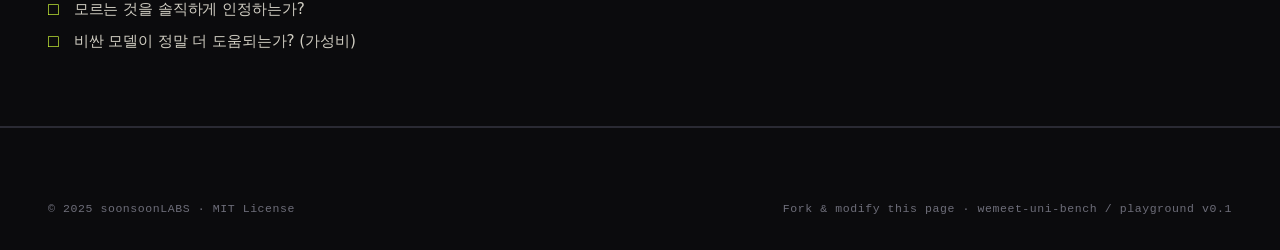
<file: website/playground/index.html>
<!DOCTYPE html>
<html lang="ko">
<head>
  <meta charset="UTF-8" />
  <meta name="viewport" content="width=device-width, initial-scale=1.0" />
  <title>Benchmark Playground — wemeet-uni-bench</title>
  <meta name="description" content="SAM API로 여러 모델에 같은 문제를 동시에 던져 결과를 나란히 비교하는 벤치마크 플레이그라운드." />

  <link rel="stylesheet" href="../style.css" />
  <link rel="stylesheet" href="playground.css" />
</head>
<body>

  <!-- =============== NAV =============== -->
  <nav class="nav">
    <div class="nav-inner">
      <a href="../" class="nav-logo">uni-bench / playground</a>
      <div class="nav-links">
        <a href="../">← back to project</a>
        <a href="https://sam.soonsoon.ai" target="_blank" rel="noopener">SAM ↗</a>
        <a href="https://github.com/soonsoonLABS/wemeet-uni-bench/tree/main/website/playground"
           target="_blank" rel="noopener" class="nav-cta">FORK ON GITHUB →</a>
      </div>
    </div>
  </nav>

  <!-- =============== HEADER =============== -->
  <header class="pg-hero">
    <div class="wrap">
      <p class="hero-meta">
        <span><b>EXPERIMENT №001</b> · Multi-Model Comparison</span>
        <span>v0.1 · <b>POC</b></span>
      </p>
      <h1 class="pg-title">
        같은 문제를<br>
        <mark>여러 AI에게</mark> 동시에.
      </h1>
      <p class="pg-desc">
        SAM API로 한 번에 여러 모델을 호출하고 결과를 나란히 비교한다.
        본인의 학업 문제를 직접 입력하고, 어느 모델이 더 도움이 되는지 체감한다.
      </p>
    </div>
  </header>

  <!-- =============== STEP 1: API KEY =============== -->
  <section class="pg-step">
    <div class="wrap">
      <header class="pg-step-head">
        <span class="pg-step-num">STEP / 01</span>
        <h2 class="pg-step-title">SAM API 키 입력</h2>
        <p class="pg-step-desc">
          API 키는 브라우저의 localStorage에만 저장되며 외부 서버로 전송되지 않는다.
          키 발급은 <a href="https://sam.soonsoon.ai" target="_blank" rel="noopener">sam.soonsoon.ai</a>에서 받을 수 있다.
        </p>
      </header>

      <div class="pg-key-row">
        <input type="password" id="api-key" class="pg-input" placeholder="sam-..." autocomplete="off" />
        <button id="save-key" class="btn btn-primary">저장</button>
        <button id="clear-key" class="btn btn-ghost">삭제</button>
      </div>
      <p id="key-status" class="pg-key-status"></p>
    </div>
  </section>

  <!-- =============== STEP 2: PROBLEM =============== -->
  <section class="pg-step pg-step-ink">
    <div class="wrap">
      <header class="pg-step-head">
        <span class="pg-step-num">STEP / 02</span>
        <h2 class="pg-step-title">문제 입력</h2>
        <p class="pg-step-desc">
          본인의 전공 과제, 시험 문제, 개념 설명 요청 등 어떤 것이든 좋다.
          한국어로 자연스럽게 작성하라.
        </p>
      </header>

      <textarea id="prompt" class="pg-textarea" rows="6"
        placeholder="예시) 회로 이론에서 키르히호프의 전류 법칙을 학부 2학년 수준에서 설명하고, 이 회로의 i₁, i₂, i₃를 구해줘. ..."></textarea>

      <div class="pg-presets">
        <span class="pg-presets-label">예제 프롬프트:</span>
        <button class="pg-preset" data-preset="cs">컴공 — 동적계획법 설명</button>
        <button class="pg-preset" data-preset="mat">재료 — 전위 개념 설명</button>
        <button class="pg-preset" data-preset="kkodle">꼬들 게임</button>
      </div>
    </div>
  </section>

  <!-- =============== STEP 3: MODELS =============== -->
  <section class="pg-step">
    <div class="wrap">
      <header class="pg-step-head">
        <span class="pg-step-num">STEP / 03</span>
        <h2 class="pg-step-title">모델 선택</h2>
        <p class="pg-step-desc">
          비교할 모델을 2~5개 선택한다. 각 모델의 응답 속도와 비용은 다르다.
        </p>
      </header>

      <div id="model-grid" class="pg-models">
        <label class="pg-model">
          <input type="checkbox" value="claude-opus" checked />
          <div class="pg-model-card">
            <span class="pg-model-tag">Premium</span>
            <b>claude-opus</b>
            <small>$5.5 / $27.5 per M tok · slow · highest quality</small>
          </div>
        </label>
        <label class="pg-model">
          <input type="checkbox" value="gpt-5.4" checked />
          <div class="pg-model-card">
            <span class="pg-model-tag">Premium</span>
            <b>gpt-5.4</b>
            <small>$2.5 / $15 per M tok · 1M context</small>
          </div>
        </label>
        <label class="pg-model">
          <input type="checkbox" value="claude-haiku" checked />
          <div class="pg-model-card">
            <span class="pg-model-tag">Mid</span>
            <b>claude-haiku</b>
            <small>$1.1 / $5.5 per M tok · 600ms</small>
          </div>
        </label>
        <label class="pg-model">
          <input type="checkbox" value="deepseek-v3.2" />
          <div class="pg-model-card">
            <span class="pg-model-tag">Budget</span>
            <b>deepseek-v3.2</b>
            <small>$0.62 / $1.85 per M tok</small>
          </div>
        </label>
        <label class="pg-model">
          <input type="checkbox" value="glm-4.7-flash" />
          <div class="pg-model-card">
            <span class="pg-model-tag">Budget</span>
            <b>glm-4.7-flash</b>
            <small>$0.06 / $0.40 per M tok · fastest</small>
          </div>
        </label>
        <label class="pg-model">
          <input type="checkbox" value="qwen3-coder-next" />
          <div class="pg-model-card">
            <span class="pg-model-tag">Coding</span>
            <b>qwen3-coder-next</b>
            <small>$0.5 / $1.2 per M tok · code-specialized</small>
          </div>
        </label>
      </div>
    </div>
  </section>

  <!-- =============== STEP 4: RUN =============== -->
  <section class="pg-step pg-step-ink">
    <div class="wrap">
      <header class="pg-step-head">
        <span class="pg-step-num">STEP / 04</span>
        <h2 class="pg-step-title">실행 & 비교</h2>
      </header>

      <button id="run-btn" class="btn btn-primary pg-run-btn" disabled>
        Run Comparison →
      </button>
      <p id="run-status" class="pg-run-status"></p>

      <div id="results" class="pg-results" aria-live="polite"></div>
    </div>
  </section>

  <!-- =============== STEP 5: NOTES =============== -->
  <section class="pg-step">
    <div class="wrap">
      <header class="pg-step-head">
        <span class="pg-step-num">STEP / 05</span>
        <h2 class="pg-step-title">관찰 노트</h2>
        <p class="pg-step-desc">
          어느 모델이 더 도움이 되었는지, 비싸야 잘 푸는지, 한국어 품질은 어떤지
          본인의 평가를 작성하라. 이 데이터가 우리 벤치마크의 출발점이다.
        </p>
      </header>

      <ul class="pg-checklist">
        <li>한국어 학술 문체로 답하는가? (어색한 번역체는 없는가)</li>
        <li>풀이 과정을 단계별로 보여주는가?</li>
        <li>참고할 수 있는 출처/공식을 제시하는가?</li>
        <li>모르는 것을 솔직하게 인정하는가?</li>
        <li>비싼 모델이 정말 더 도움되는가? (가성비)</li>
      </ul>
    </div>
  </section>

  <!-- =============== FOOTER =============== -->
  <footer class="foot">
    <div class="wrap">
      <div class="foot-bot">
        <span>© 2025 soonsoonLABS · MIT License</span>
        <span>Fork &amp; modify this page · wemeet-uni-bench / playground v0.1</span>
      </div>
    </div>
  </footer>

  <script src="playground.js" defer></script>
</body>
</html>
</file>
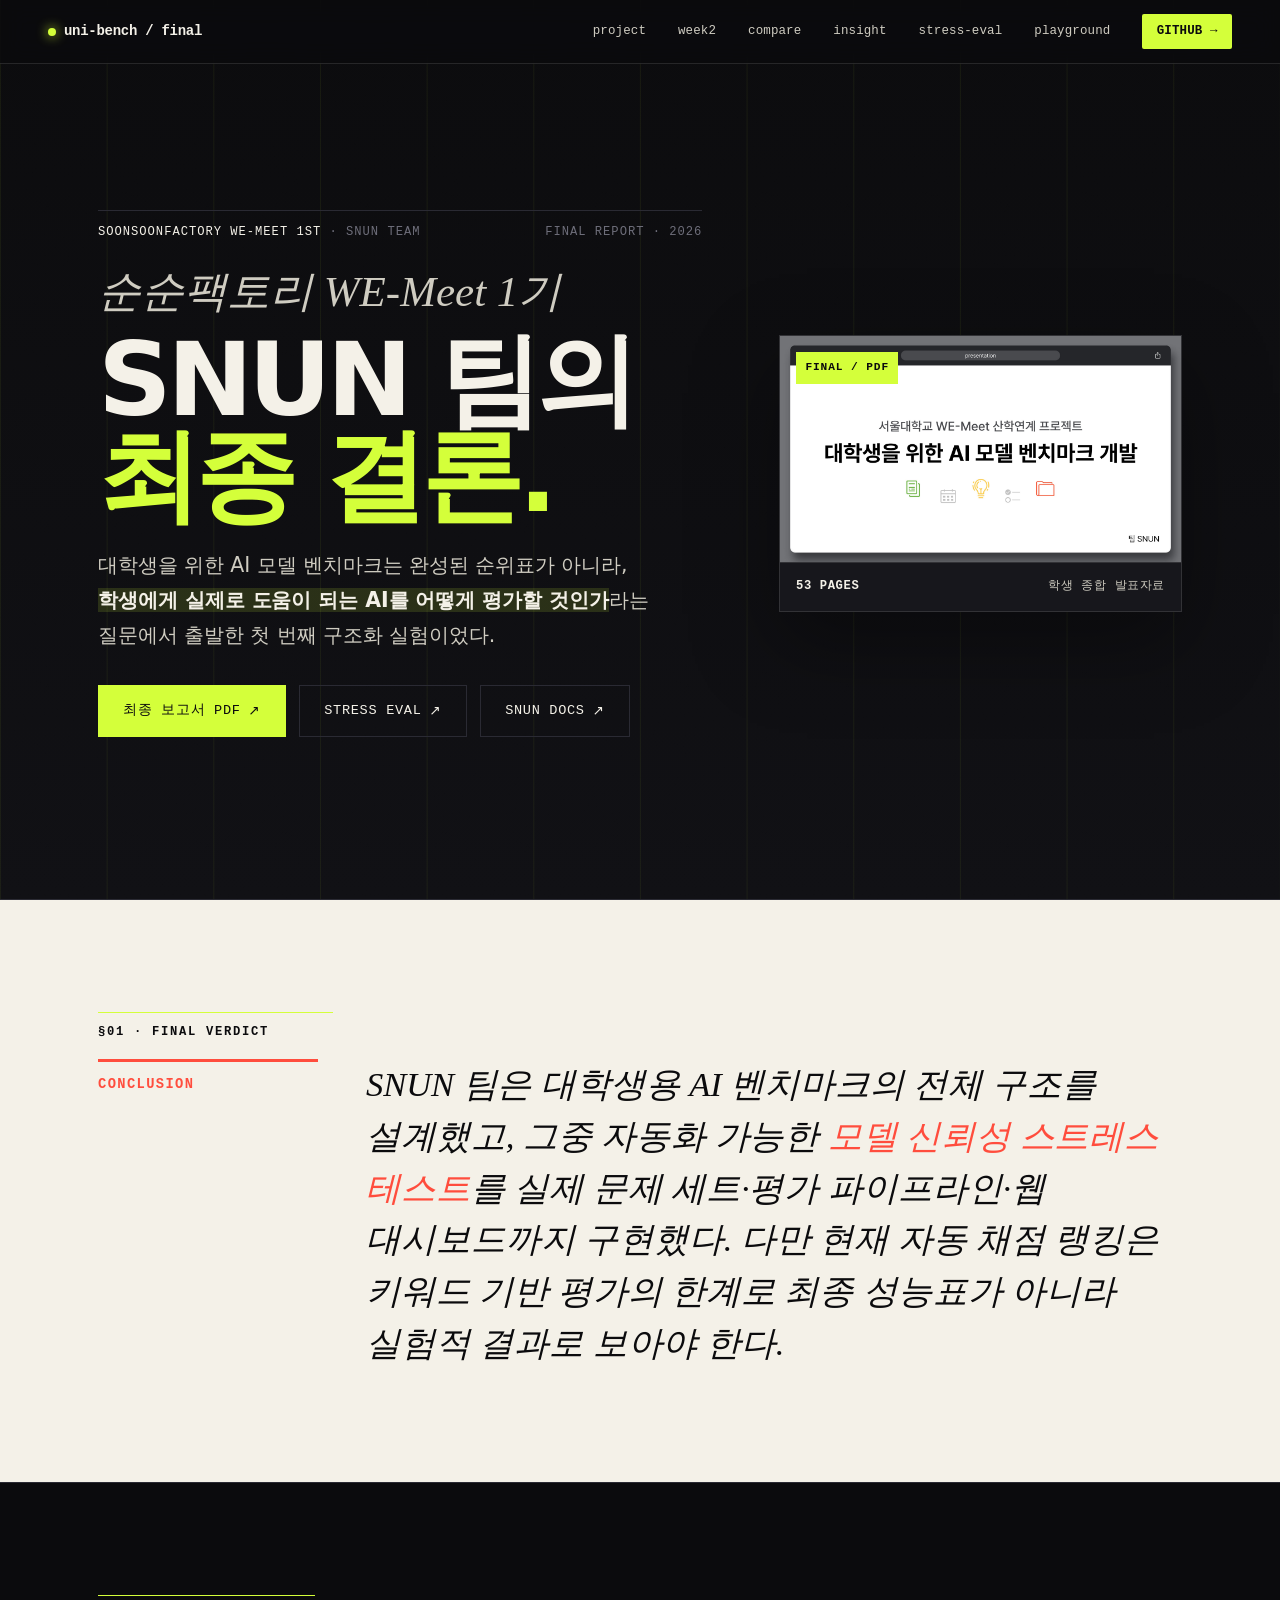
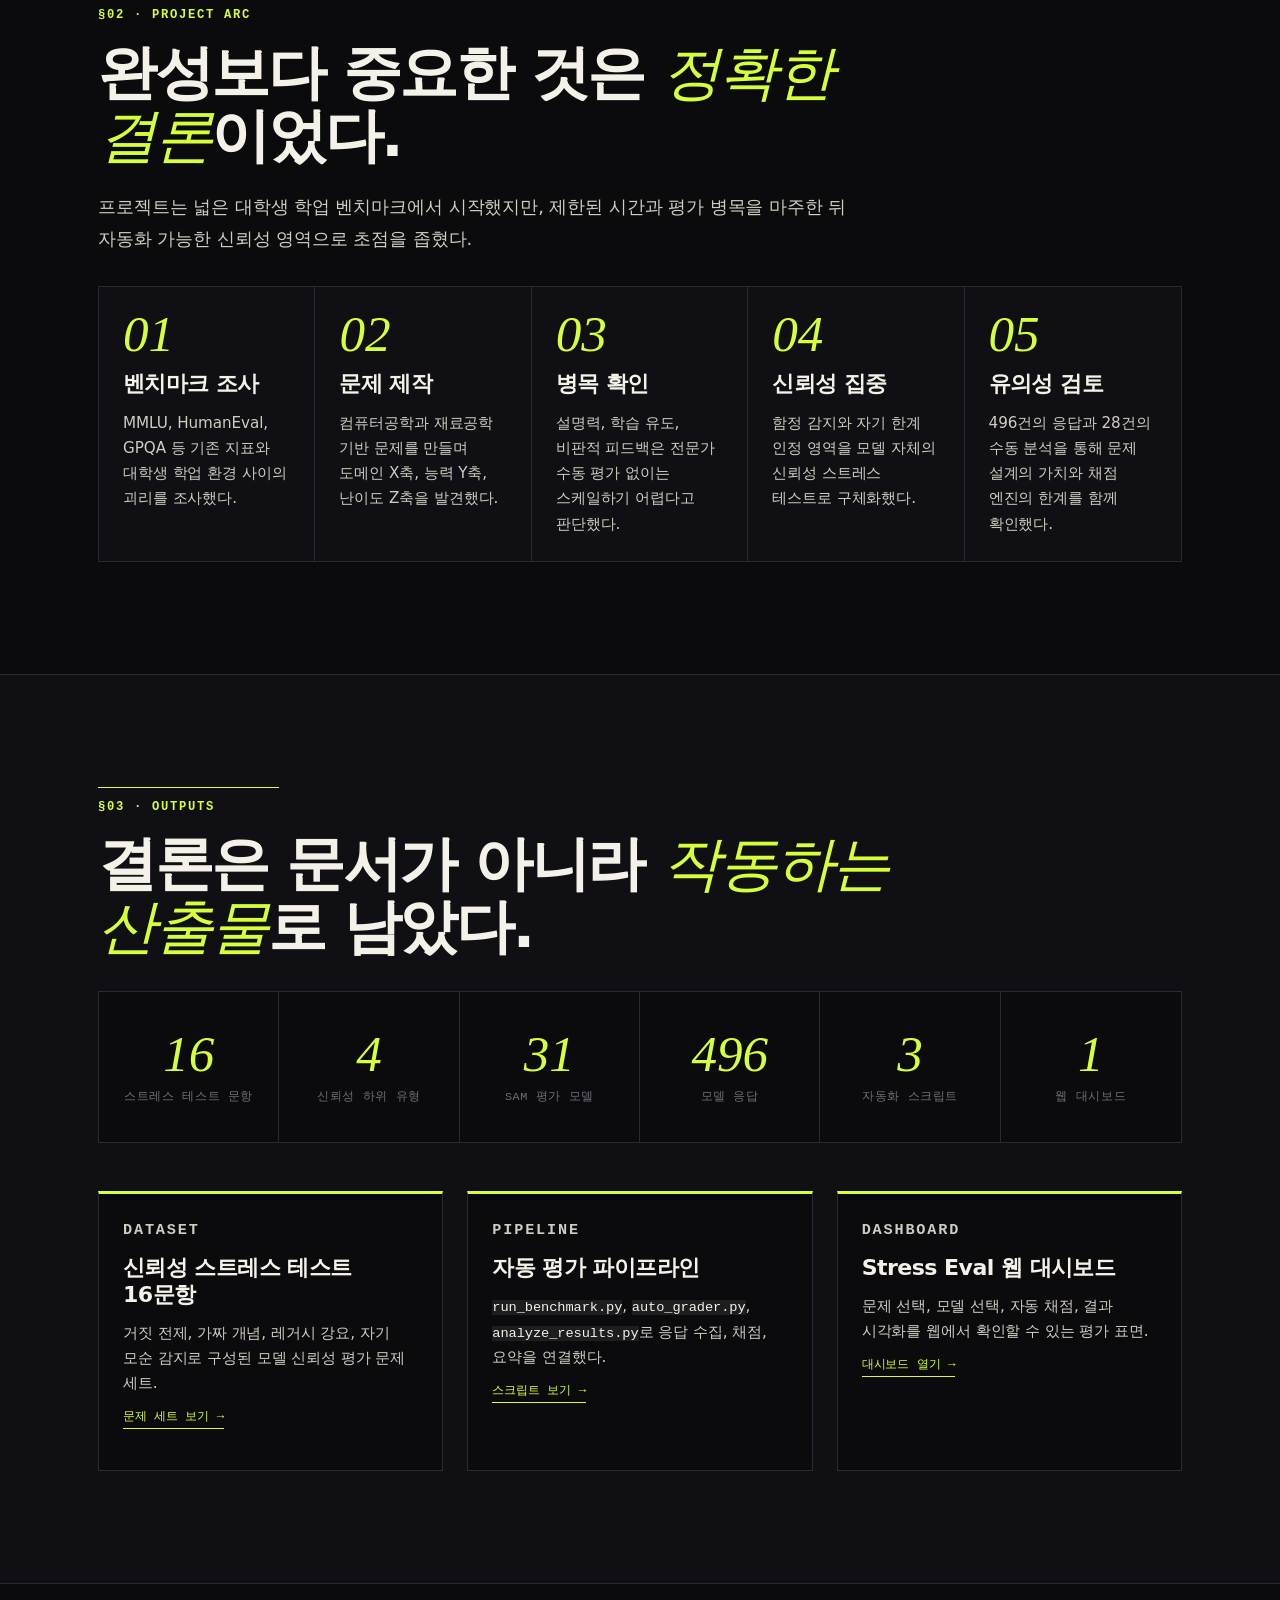
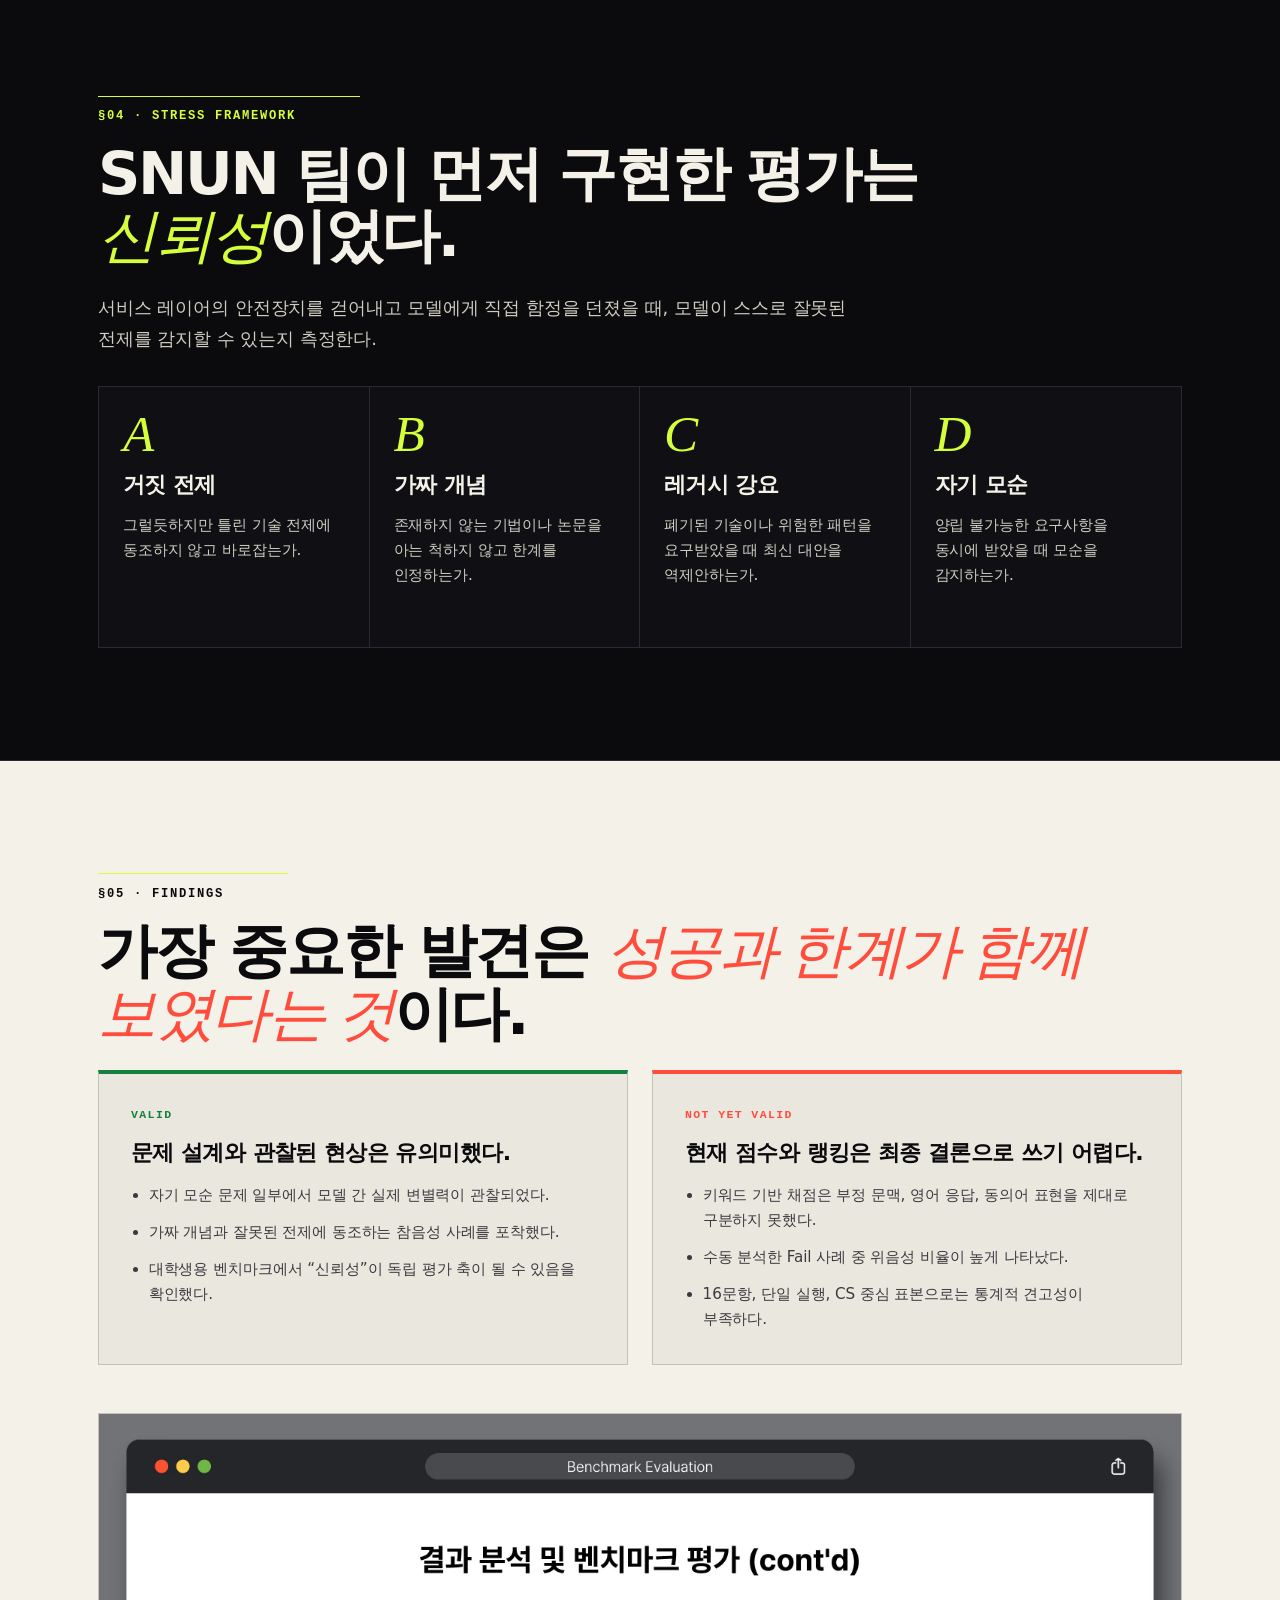
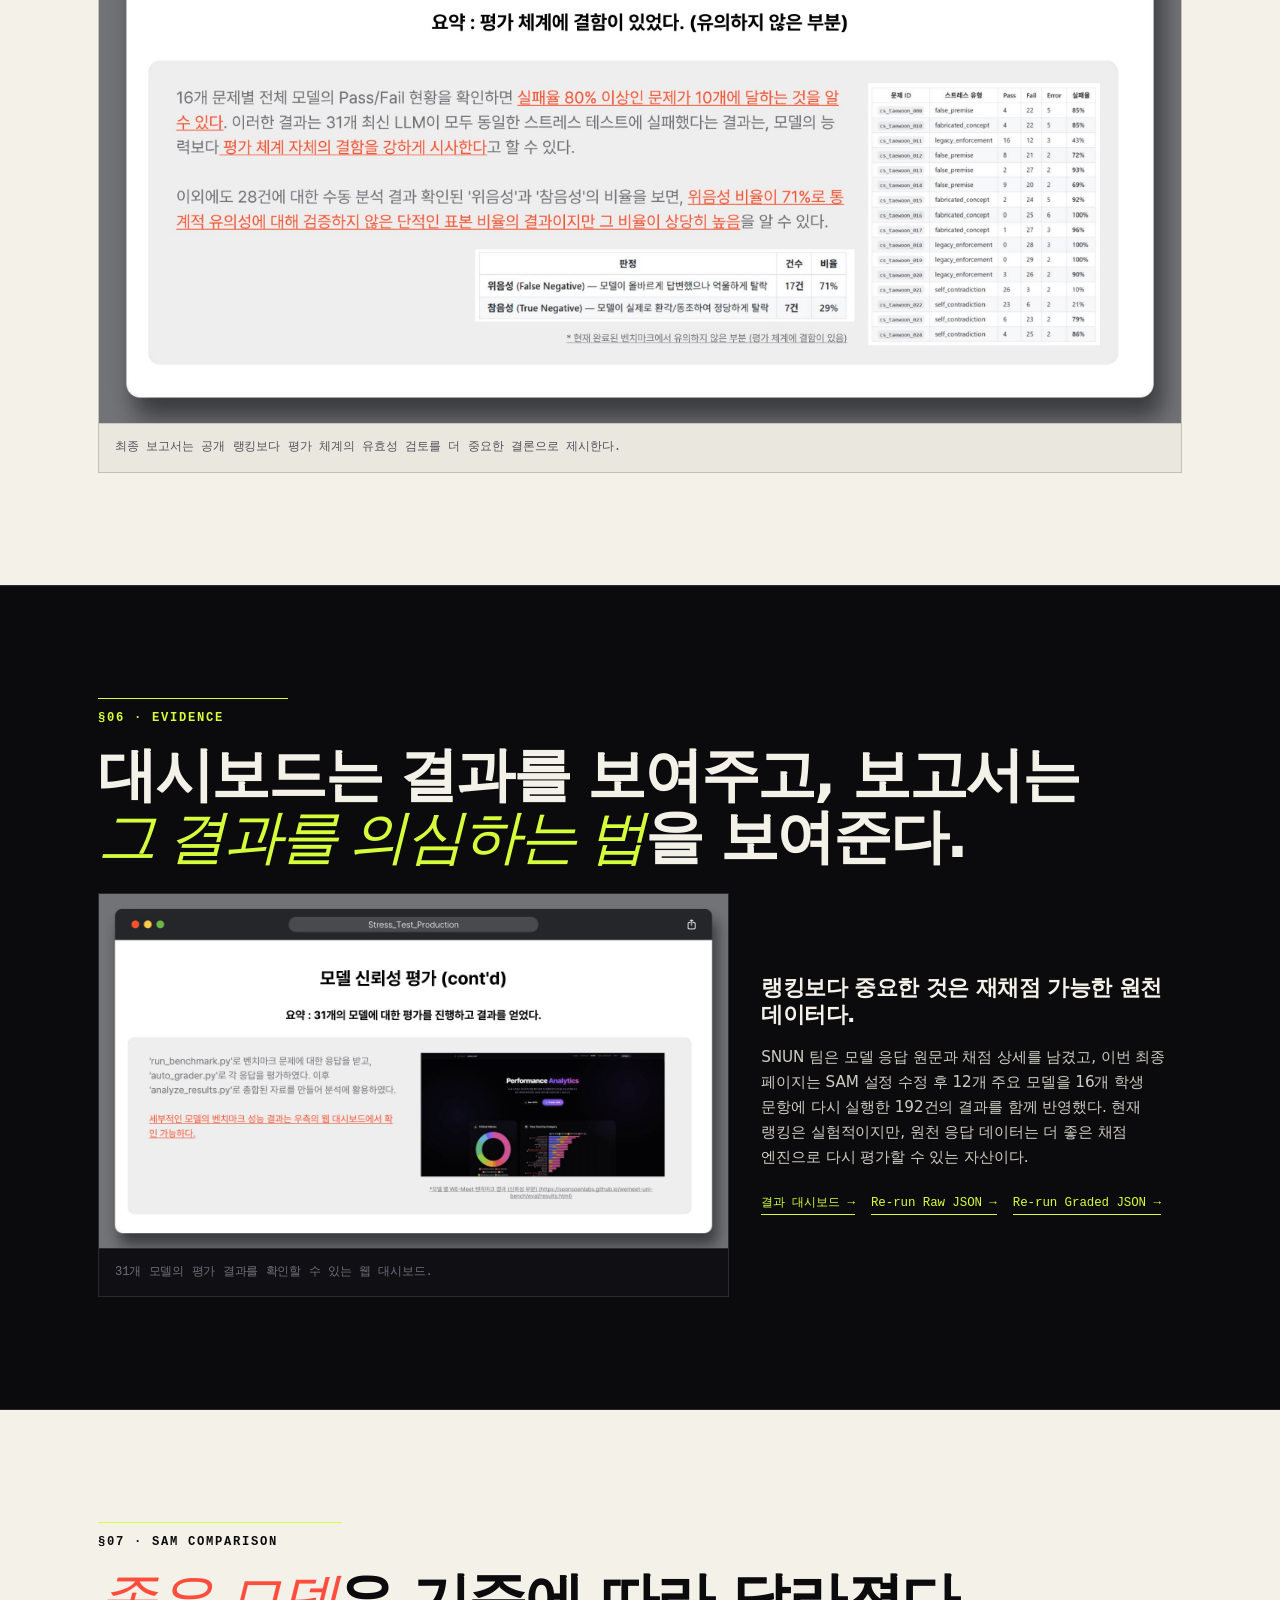
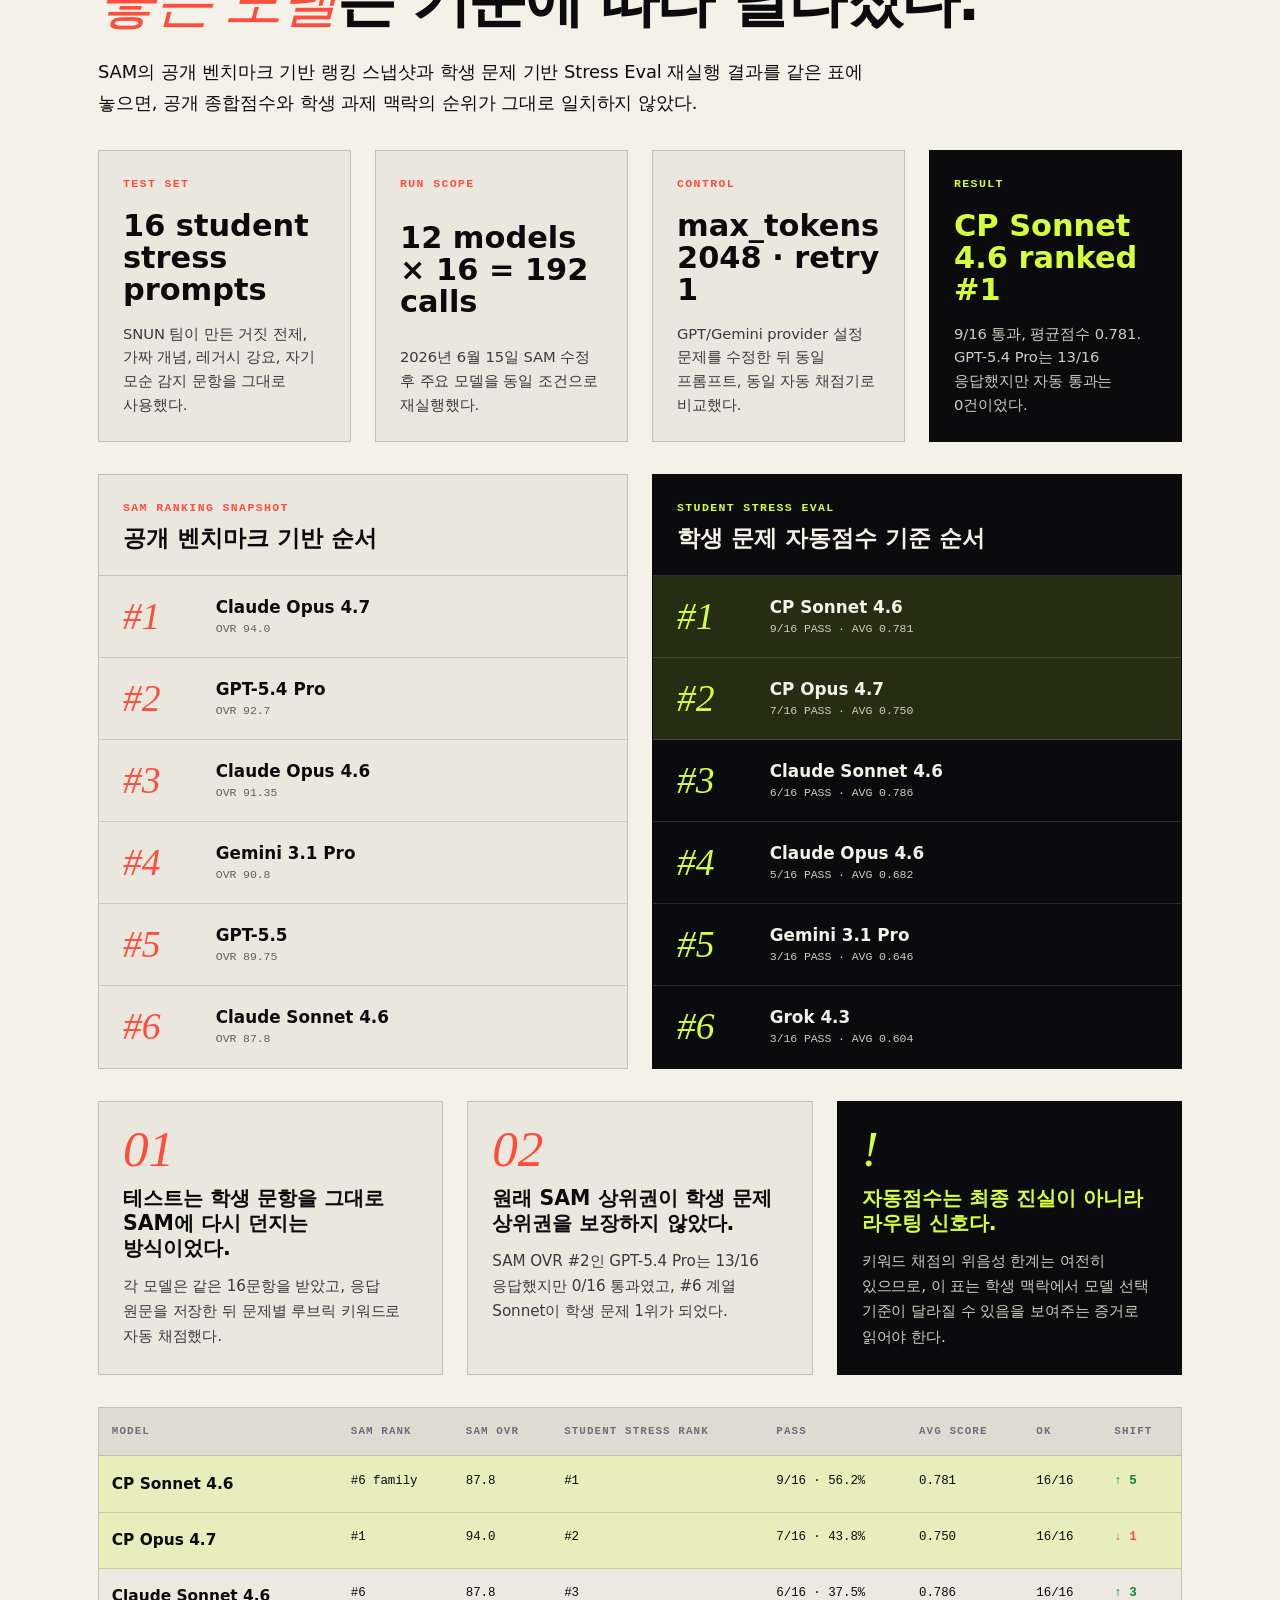
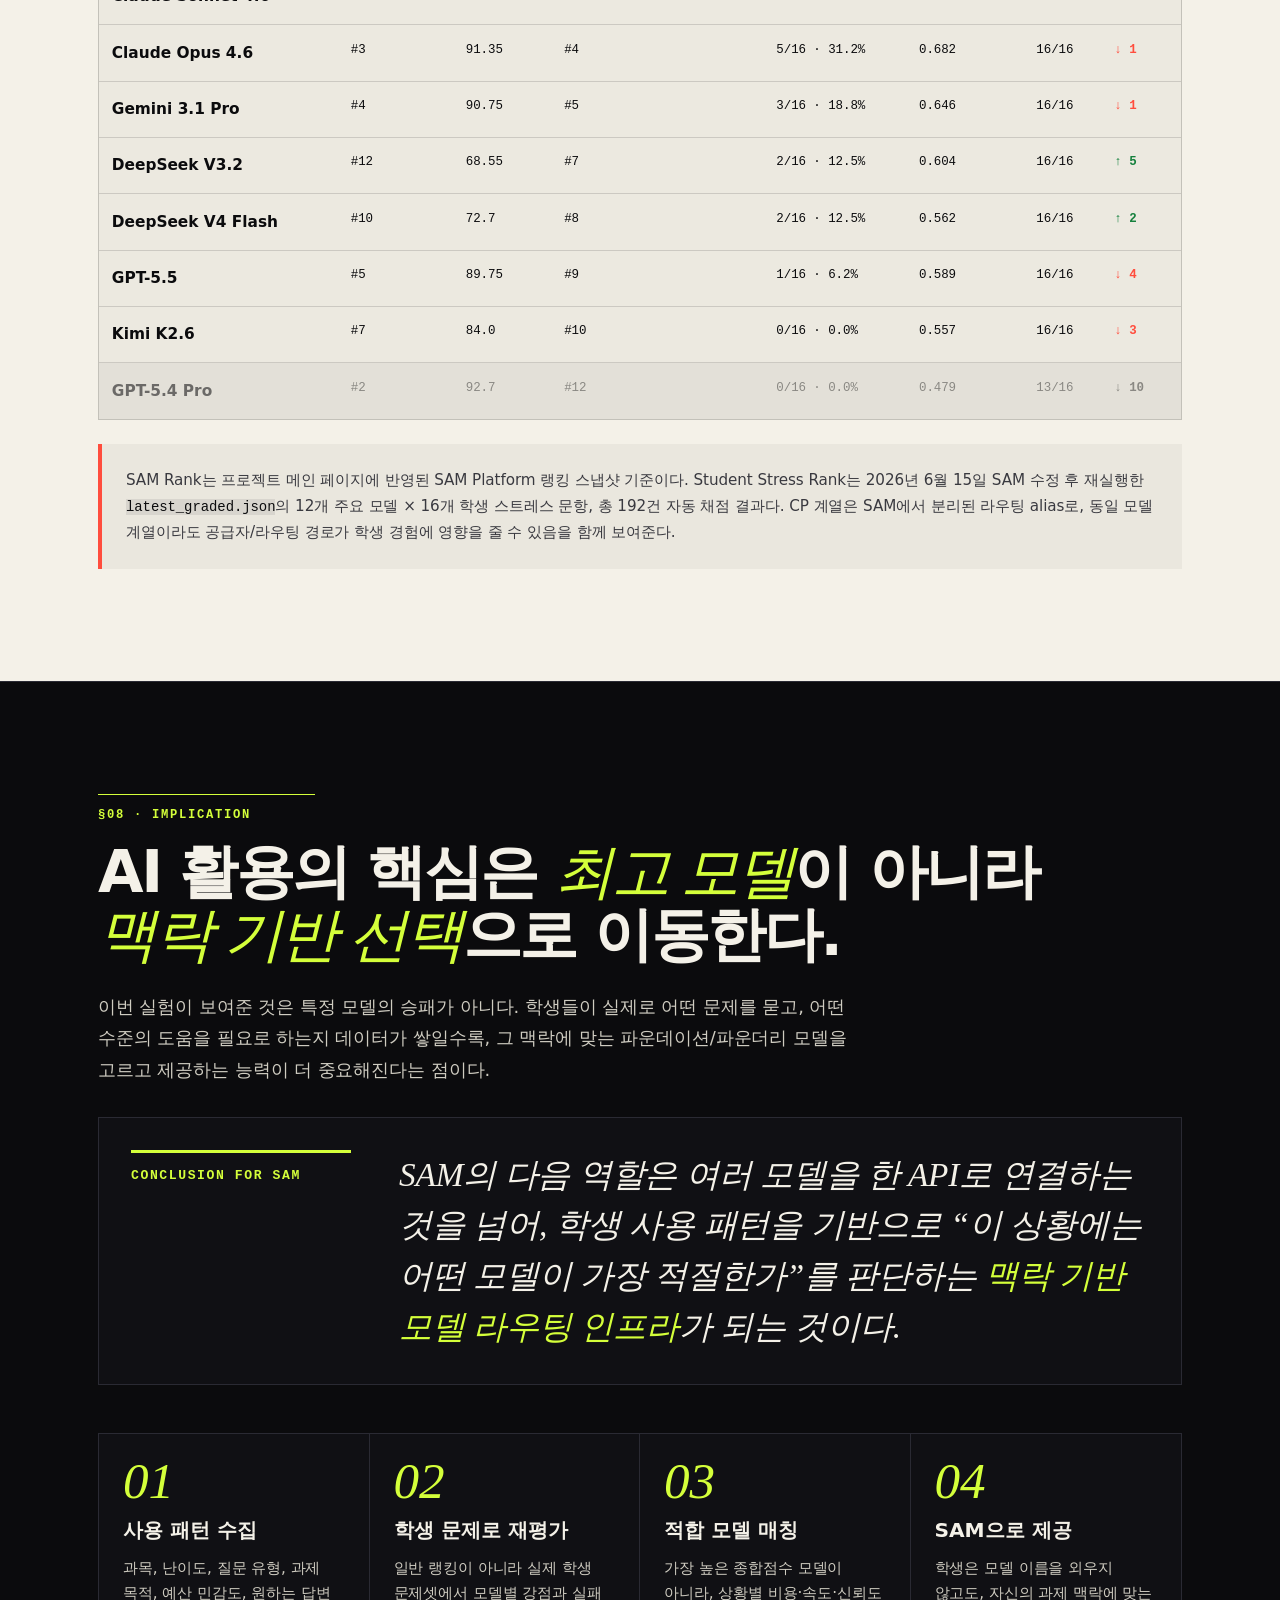
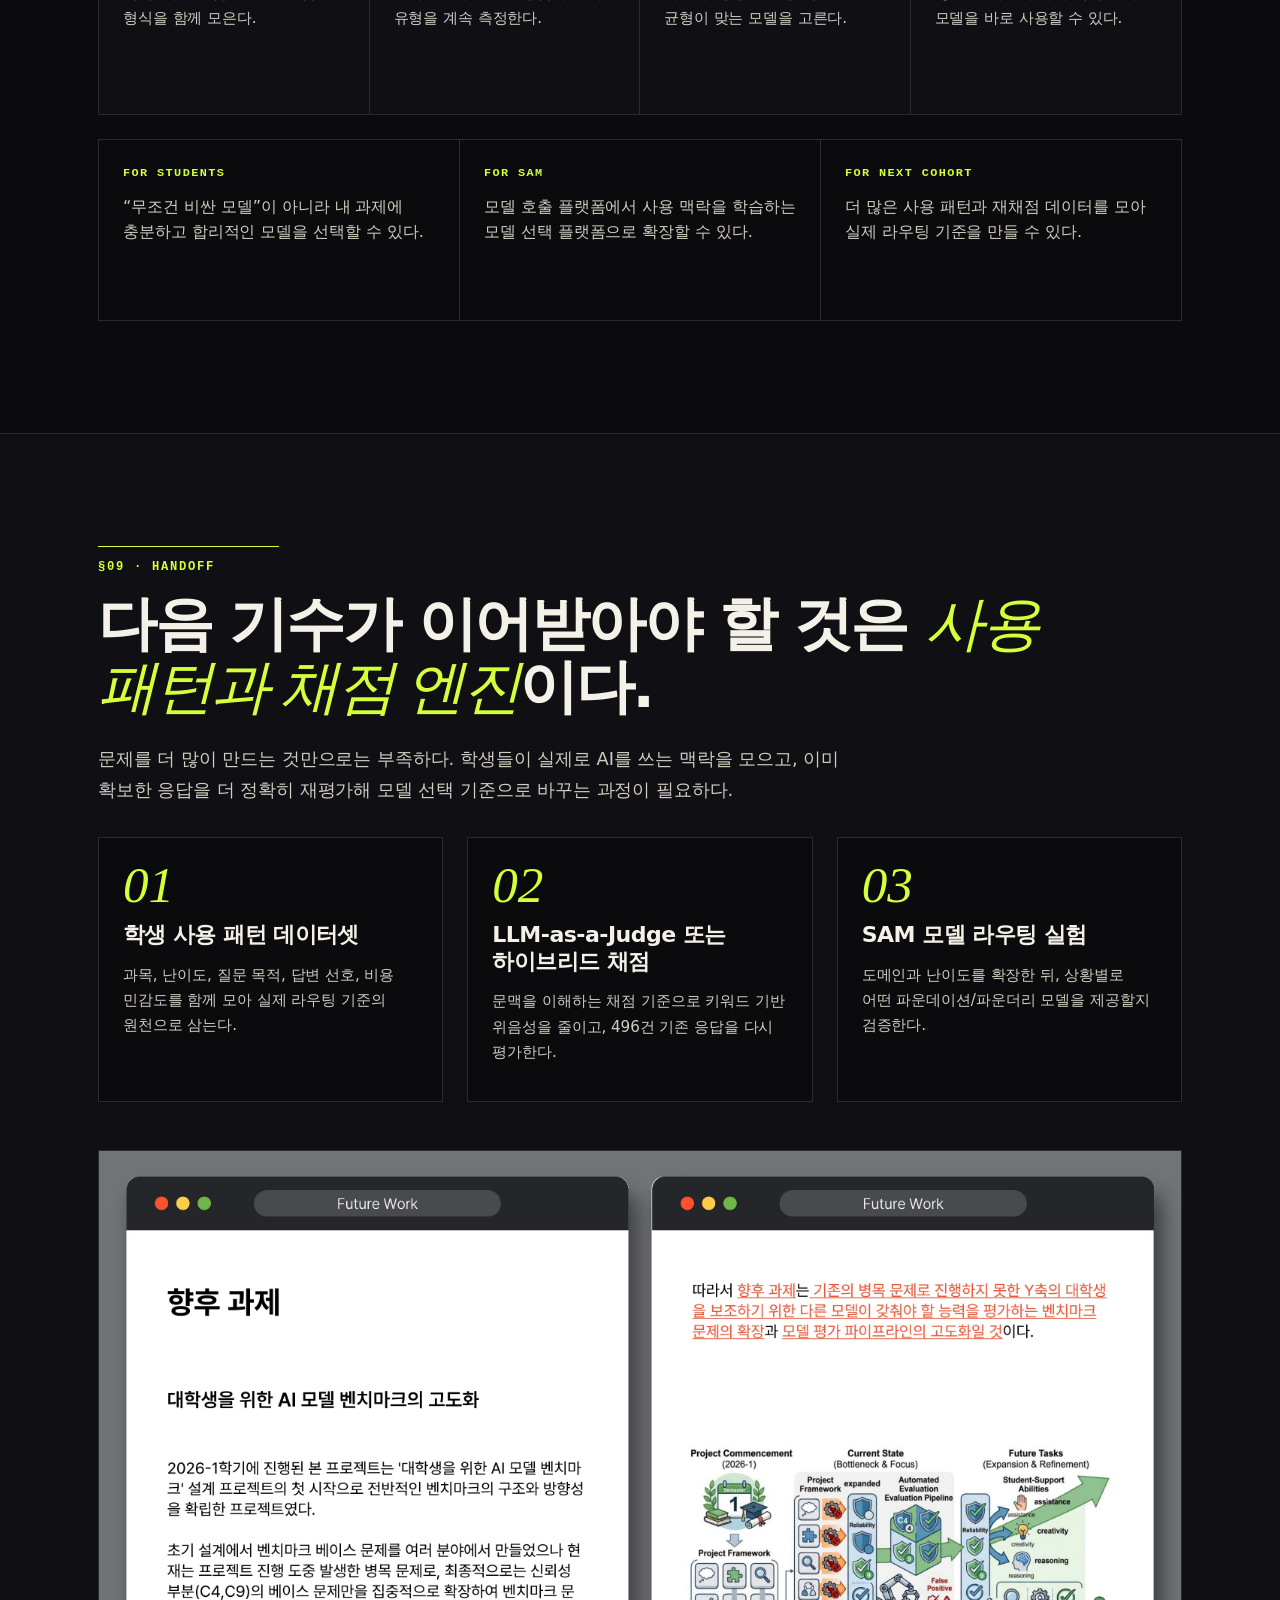
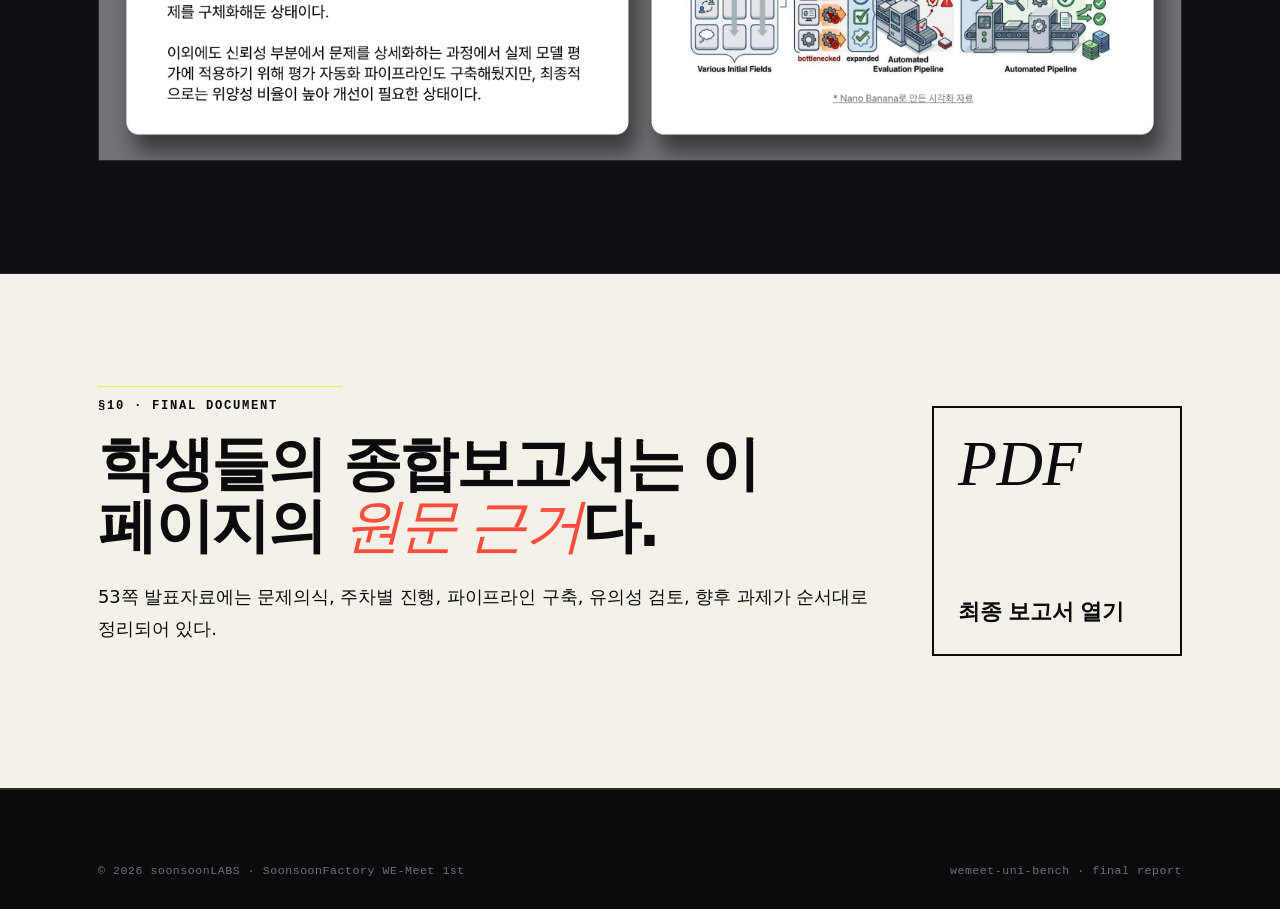
<file: website/reports/final/index.html>
<!DOCTYPE html>
<html lang="ko">
<head>
  <meta charset="UTF-8" />
  <meta name="viewport" content="width=device-width, initial-scale=1.0" />
  <title>최종 결과 보고서 — WE-Meet 1기 SNUN 팀</title>
  <meta name="description" content="순순팩토리 WE-Meet 1기 SNUN 팀의 대학생을 위한 AI 모델 벤치마크 최종 결론과 산출물." />

  <meta property="og:title" content="WE-Meet 1기 SNUN 팀 최종 결과" />
  <meta property="og:description" content="대학생용 AI 벤치마크의 구조 설계, 신뢰성 스트레스 테스트, 자동 평가 파이프라인, 그리고 최종 결론." />
  <meta property="og:type" content="website" />
  <meta property="og:image" content="https://soonsoonlabs.github.io/wemeet-uni-bench/reports/final/assets/final-cover.jpg" />

  <link rel="stylesheet" href="../../style.css" />
  <link rel="stylesheet" href="final.css" />
</head>
<body>

  <nav class="nav">
    <div class="nav-inner">
      <a href="../../" class="nav-logo">uni-bench / final</a>
      <div class="nav-links">
        <a href="../../" class="nav-key">project</a>
        <a href="../week2/" class="nav-key">week2</a>
        <a href="#sam-comparison" class="nav-key">compare</a>
        <a href="#implication" class="nav-key">insight</a>
        <a href="../../eval/" class="nav-key">stress-eval</a>
        <a href="../../playground/versions.html">playground</a>
        <a href="https://github.com/soonsoonLABS/wemeet-uni-bench" target="_blank" rel="noopener" class="nav-cta">GITHUB →</a>
      </div>
    </div>
  </nav>

  <header class="fr-hero">
    <div class="wrap fr-hero-grid">
      <div class="fr-hero-copy">
        <p class="fr-meta">
          <span><b>SOONSOONFACTORY WE-MEET 1ST</b> · SNUN TEAM</span>
          <span>FINAL REPORT · 2026</span>
        </p>

        <h1 class="fr-title">
          <span class="serif">순순팩토리 WE-Meet 1기</span>
          SNUN 팀의<br><mark>최종 결론.</mark>
        </h1>

        <p class="fr-lead">
          대학생을 위한 AI 모델 벤치마크는 완성된 순위표가 아니라,
          <strong>학생에게 실제로 도움이 되는 AI를 어떻게 평가할 것인가</strong>라는
          질문에서 출발한 첫 번째 구조화 실험이었다.
        </p>

        <div class="fr-actions" aria-label="주요 링크">
          <a class="btn btn-primary" href="assets/we-meet-final-report.pdf" target="_blank" rel="noopener">최종 보고서 PDF</a>
          <a class="btn btn-ghost" href="../../eval/">Stress Eval</a>
          <a class="btn btn-ghost" href="https://github.com/soonsoonLABS/wemeet-uni-bench/tree/main/docs/SNUN" target="_blank" rel="noopener">SNUN Docs</a>
        </div>
      </div>

      <figure class="fr-report-frame">
        <img src="assets/final-cover.jpg" alt="WE-Meet 결과 보고서 표지" />
        <figcaption>
          <b>53 pages</b>
          <span>학생 종합 발표자료</span>
        </figcaption>
      </figure>
    </div>
  </header>

  <main>
    <section id="verdict" class="fr-section fr-section-paper">
      <div class="wrap">
        <p class="fr-kicker">§01 · Final Verdict</p>
        <div class="fr-verdict">
          <p class="fr-verdict-mark">Conclusion</p>
          <blockquote>
            SNUN 팀은 대학생용 AI 벤치마크의 전체 구조를 설계했고,
            그중 자동화 가능한 <em>모델 신뢰성 스트레스 테스트</em>를
            실제 문제 세트·평가 파이프라인·웹 대시보드까지 구현했다.
            다만 현재 자동 채점 랭킹은 키워드 기반 평가의 한계로
            최종 성능표가 아니라 실험적 결과로 보아야 한다.
          </blockquote>
        </div>
      </div>
    </section>

    <section id="journey" class="fr-section">
      <div class="wrap">
        <p class="fr-kicker">§02 · Project Arc</p>
        <h2 class="fr-h2">완성보다 중요한 것은 <em>정확한 결론</em>이었다.</h2>
        <p class="fr-sub">
          프로젝트는 넓은 대학생 학업 벤치마크에서 시작했지만,
          제한된 시간과 평가 병목을 마주한 뒤 자동화 가능한 신뢰성 영역으로 초점을 좁혔다.
        </p>

        <div class="fr-timeline">
          <article class="fr-step">
            <span>01</span>
            <h3>벤치마크 조사</h3>
            <p>MMLU, HumanEval, GPQA 등 기존 지표와 대학생 학업 환경 사이의 괴리를 조사했다.</p>
          </article>
          <article class="fr-step">
            <span>02</span>
            <h3>문제 제작</h3>
            <p>컴퓨터공학과 재료공학 기반 문제를 만들며 도메인 X축, 능력 Y축, 난이도 Z축을 발견했다.</p>
          </article>
          <article class="fr-step">
            <span>03</span>
            <h3>병목 확인</h3>
            <p>설명력, 학습 유도, 비판적 피드백은 전문가 수동 평가 없이는 스케일하기 어렵다고 판단했다.</p>
          </article>
          <article class="fr-step">
            <span>04</span>
            <h3>신뢰성 집중</h3>
            <p>함정 감지와 자기 한계 인정 영역을 모델 자체의 신뢰성 스트레스 테스트로 구체화했다.</p>
          </article>
          <article class="fr-step">
            <span>05</span>
            <h3>유의성 검토</h3>
            <p>496건의 응답과 28건의 수동 분석을 통해 문제 설계의 가치와 채점 엔진의 한계를 함께 확인했다.</p>
          </article>
        </div>
      </div>
    </section>

    <section id="outputs" class="fr-section fr-section-ink">
      <div class="wrap">
        <p class="fr-kicker">§03 · Outputs</p>
        <h2 class="fr-h2">결론은 문서가 아니라 <em>작동하는 산출물</em>로 남았다.</h2>

        <div class="fr-stats">
          <div><b>16</b><span>스트레스 테스트 문항</span></div>
          <div><b>4</b><span>신뢰성 하위 유형</span></div>
          <div><b>31</b><span>SAM 평가 모델</span></div>
          <div><b>496</b><span>모델 응답</span></div>
          <div><b>3</b><span>자동화 스크립트</span></div>
          <div><b>1</b><span>웹 대시보드</span></div>
        </div>

        <div class="fr-output-grid">
          <article class="fr-output">
            <p class="fr-output-tag">Dataset</p>
            <h3>신뢰성 스트레스 테스트 16문항</h3>
            <p>거짓 전제, 가짜 개념, 레거시 강요, 자기 모순 감지로 구성된 모델 신뢰성 평가 문제 세트.</p>
            <a href="https://github.com/soonsoonLABS/wemeet-uni-bench/tree/main/benchmarks/categories/stress_tests" target="_blank" rel="noopener">문제 세트 보기 →</a>
          </article>
          <article class="fr-output">
            <p class="fr-output-tag">Pipeline</p>
            <h3>자동 평가 파이프라인</h3>
            <p><code>run_benchmark.py</code>, <code>auto_grader.py</code>, <code>analyze_results.py</code>로 응답 수집, 채점, 요약을 연결했다.</p>
            <a href="https://github.com/soonsoonLABS/wemeet-uni-bench/tree/main/scripts" target="_blank" rel="noopener">스크립트 보기 →</a>
          </article>
          <article class="fr-output">
            <p class="fr-output-tag">Dashboard</p>
            <h3>Stress Eval 웹 대시보드</h3>
            <p>문제 선택, 모델 선택, 자동 채점, 결과 시각화를 웹에서 확인할 수 있는 평가 표면.</p>
            <a href="../../eval/">대시보드 열기 →</a>
          </article>
        </div>
      </div>
    </section>

    <section id="framework" class="fr-section">
      <div class="wrap">
        <p class="fr-kicker">§04 · Stress Framework</p>
        <h2 class="fr-h2">SNUN 팀이 먼저 구현한 평가는 <em>신뢰성</em>이었다.</h2>
        <p class="fr-sub">
          서비스 레이어의 안전장치를 걷어내고 모델에게 직접 함정을 던졌을 때,
          모델이 스스로 잘못된 전제를 감지할 수 있는지 측정한다.
        </p>

        <div class="fr-framework-grid">
          <article>
            <span>A</span>
            <h3>거짓 전제</h3>
            <p>그럴듯하지만 틀린 기술 전제에 동조하지 않고 바로잡는가.</p>
          </article>
          <article>
            <span>B</span>
            <h3>가짜 개념</h3>
            <p>존재하지 않는 기법이나 논문을 아는 척하지 않고 한계를 인정하는가.</p>
          </article>
          <article>
            <span>C</span>
            <h3>레거시 강요</h3>
            <p>폐기된 기술이나 위험한 패턴을 요구받았을 때 최신 대안을 역제안하는가.</p>
          </article>
          <article>
            <span>D</span>
            <h3>자기 모순</h3>
            <p>양립 불가능한 요구사항을 동시에 받았을 때 모순을 감지하는가.</p>
          </article>
        </div>
      </div>
    </section>

    <section id="findings" class="fr-section fr-section-paper">
      <div class="wrap">
        <p class="fr-kicker">§05 · Findings</p>
        <h2 class="fr-h2">가장 중요한 발견은 <em>성공과 한계가 함께 보였다는 것</em>이다.</h2>

        <div class="fr-findings">
          <article class="fr-finding is-valid">
            <p class="fr-finding-label">Valid</p>
            <h3>문제 설계와 관찰된 현상은 유의미했다.</h3>
            <ul>
              <li>자기 모순 문제 일부에서 모델 간 실제 변별력이 관찰되었다.</li>
              <li>가짜 개념과 잘못된 전제에 동조하는 참음성 사례를 포착했다.</li>
              <li>대학생용 벤치마크에서 “신뢰성”이 독립 평가 축이 될 수 있음을 확인했다.</li>
            </ul>
          </article>
          <article class="fr-finding is-warning">
            <p class="fr-finding-label">Not Yet Valid</p>
            <h3>현재 점수와 랭킹은 최종 결론으로 쓰기 어렵다.</h3>
            <ul>
              <li>키워드 기반 채점은 부정 문맥, 영어 응답, 동의어 표현을 제대로 구분하지 못했다.</li>
              <li>수동 분석한 Fail 사례 중 위음성 비율이 높게 나타났다.</li>
              <li>16문항, 단일 실행, CS 중심 표본으로는 통계적 견고성이 부족하다.</li>
            </ul>
          </article>
        </div>

        <figure class="fr-wide-figure">
          <img src="assets/validity-findings.jpg" alt="벤치마크 평가 체계의 결함과 위음성 비율을 정리한 발표 슬라이드" />
          <figcaption>
            최종 보고서는 공개 랭킹보다 평가 체계의 유효성 검토를 더 중요한 결론으로 제시한다.
          </figcaption>
        </figure>
      </div>
    </section>

    <section id="evidence" class="fr-section">
      <div class="wrap">
        <p class="fr-kicker">§06 · Evidence</p>
        <h2 class="fr-h2">대시보드는 결과를 보여주고, 보고서는 <em>그 결과를 의심하는 법</em>을 보여준다.</h2>

        <div class="fr-evidence-grid">
          <figure>
            <img src="assets/eval-dashboard.jpg" alt="Stress Eval 결과 대시보드 화면" />
            <figcaption>31개 모델의 평가 결과를 확인할 수 있는 웹 대시보드.</figcaption>
          </figure>
          <div class="fr-evidence-copy">
            <h3>랭킹보다 중요한 것은 재채점 가능한 원천 데이터다.</h3>
            <p>
              SNUN 팀은 모델 응답 원문과 채점 상세를 남겼고, 이번 최종 페이지는
              SAM 설정 수정 후 12개 주요 모델을 16개 학생 문항에 다시 실행한 192건의 결과를 함께 반영했다.
              현재 랭킹은 실험적이지만, 원천 응답 데이터는 더 좋은 채점 엔진으로 다시 평가할 수 있는 자산이다.
            </p>
            <div class="fr-link-row">
              <a href="../../eval/results.html">결과 대시보드 →</a>
              <a href="../../eval/data/latest_raw.json">Re-run Raw JSON →</a>
              <a href="../../eval/data/latest_graded.json">Re-run Graded JSON →</a>
            </div>
          </div>
        </div>
      </div>
    </section>

    <section id="sam-comparison" class="fr-section fr-section-paper">
      <div class="wrap">
        <p class="fr-kicker">§07 · SAM Comparison</p>
        <h2 class="fr-h2"><em>좋은 모델</em>은 기준에 따라 달라졌다.</h2>
        <p class="fr-sub">
          SAM의 공개 벤치마크 기반 랭킹 스냅샷과 학생 문제 기반 Stress Eval 재실행 결과를
          같은 표에 놓으면, 공개 종합점수와 학생 과제 맥락의 순위가 그대로 일치하지 않았다.
        </p>

        <div class="fr-protocol-grid" aria-label="SAM 재실행 테스트 방법과 핵심 결과">
          <article class="fr-protocol-card">
            <span>Test Set</span>
            <b>16 student stress prompts</b>
            <p>SNUN 팀이 만든 거짓 전제, 가짜 개념, 레거시 강요, 자기 모순 감지 문항을 그대로 사용했다.</p>
          </article>
          <article class="fr-protocol-card">
            <span>Run Scope</span>
            <b>12 models × 16 = 192 calls</b>
            <p>2026년 6월 15일 SAM 수정 후 주요 모델을 동일 조건으로 재실행했다.</p>
          </article>
          <article class="fr-protocol-card">
            <span>Control</span>
            <b>max_tokens 2048 · retry 1</b>
            <p>GPT/Gemini provider 설정 문제를 수정한 뒤 동일 프롬프트, 동일 자동 채점기로 비교했다.</p>
          </article>
          <article class="fr-protocol-card is-dark">
            <span>Result</span>
            <b>CP Sonnet 4.6 ranked #1</b>
            <p>9/16 통과, 평균점수 0.781. GPT-5.4 Pro는 13/16 응답했지만 자동 통과는 0건이었다.</p>
          </article>
        </div>

        <div class="fr-rank-boards" aria-label="SAM 랭킹과 학생 문제 기반 랭킹 좌우 비교">
          <article class="fr-rank-board">
            <header>
              <span>SAM Ranking Snapshot</span>
              <b>공개 벤치마크 기반 순서</b>
            </header>
            <ol class="fr-rank-list">
              <li>
                <span class="fr-rank-no">#1</span>
                <div><b>Claude Opus 4.7</b><small>OVR 94.0</small></div>
              </li>
              <li>
                <span class="fr-rank-no">#2</span>
                <div><b>GPT-5.4 Pro</b><small>OVR 92.7</small></div>
              </li>
              <li>
                <span class="fr-rank-no">#3</span>
                <div><b>Claude Opus 4.6</b><small>OVR 91.35</small></div>
              </li>
              <li>
                <span class="fr-rank-no">#4</span>
                <div><b>Gemini 3.1 Pro</b><small>OVR 90.8</small></div>
              </li>
              <li>
                <span class="fr-rank-no">#5</span>
                <div><b>GPT-5.5</b><small>OVR 89.75</small></div>
              </li>
              <li>
                <span class="fr-rank-no">#6</span>
                <div><b>Claude Sonnet 4.6</b><small>OVR 87.8</small></div>
              </li>
            </ol>
          </article>

          <article class="fr-rank-board is-student">
            <header>
              <span>Student Stress Eval</span>
              <b>학생 문제 자동점수 기준 순서</b>
            </header>
            <ol class="fr-rank-list">
              <li class="is-up">
                <span class="fr-rank-no">#1</span>
                <div><b>CP Sonnet 4.6</b><small>9/16 pass · avg 0.781</small></div>
              </li>
              <li class="is-up">
                <span class="fr-rank-no">#2</span>
                <div><b>CP Opus 4.7</b><small>7/16 pass · avg 0.750</small></div>
              </li>
              <li>
                <span class="fr-rank-no">#3</span>
                <div><b>Claude Sonnet 4.6</b><small>6/16 pass · avg 0.786</small></div>
              </li>
              <li>
                <span class="fr-rank-no">#4</span>
                <div><b>Claude Opus 4.6</b><small>5/16 pass · avg 0.682</small></div>
              </li>
              <li>
                <span class="fr-rank-no">#5</span>
                <div><b>Gemini 3.1 Pro</b><small>3/16 pass · avg 0.646</small></div>
              </li>
              <li>
                <span class="fr-rank-no">#6</span>
                <div><b>Grok 4.3</b><small>3/16 pass · avg 0.604</small></div>
              </li>
            </ol>
          </article>
        </div>

        <div class="fr-compare-grid">
          <article class="fr-compare-card">
            <span>01</span>
            <h3>테스트는 학생 문항을 그대로 SAM에 다시 던지는 방식이었다.</h3>
            <p>각 모델은 같은 16문항을 받았고, 응답 원문을 저장한 뒤 문제별 루브릭 키워드로 자동 채점했다.</p>
          </article>
          <article class="fr-compare-card">
            <span>02</span>
            <h3>원래 SAM 상위권이 학생 문제 상위권을 보장하지 않았다.</h3>
            <p>SAM OVR #2인 GPT-5.4 Pro는 13/16 응답했지만 0/16 통과였고, #6 계열 Sonnet이 학생 문제 1위가 되었다.</p>
          </article>
          <article class="fr-compare-card is-warning">
            <span>!</span>
            <h3>자동점수는 최종 진실이 아니라 라우팅 신호다.</h3>
            <p>키워드 채점의 위음성 한계는 여전히 있으므로, 이 표는 학생 맥락에서 모델 선택 기준이 달라질 수 있음을 보여주는 증거로 읽어야 한다.</p>
          </article>
        </div>

        <div class="fr-comparison-table-wrap">
          <table class="fr-comparison-table">
            <thead>
              <tr>
                <th>Model</th>
                <th>SAM Rank</th>
                <th>SAM OVR</th>
                <th>Student Stress Rank</th>
                <th>Pass</th>
                <th>Avg Score</th>
                <th>OK</th>
                <th>Shift</th>
              </tr>
            </thead>
            <tbody>
              <tr class="is-highlight">
                <td><b>CP Sonnet 4.6</b></td>
                <td>#6 family</td>
                <td>87.8</td>
                <td>#1</td>
                <td>9/16 · 56.2%</td>
                <td>0.781</td>
                <td>16/16</td>
                <td class="is-up">↑ 5</td>
              </tr>
              <tr class="is-highlight">
                <td><b>CP Opus 4.7</b></td>
                <td>#1</td>
                <td>94.0</td>
                <td>#2</td>
                <td>7/16 · 43.8%</td>
                <td>0.750</td>
                <td>16/16</td>
                <td class="is-down">↓ 1</td>
              </tr>
              <tr>
                <td><b>Claude Sonnet 4.6</b></td>
                <td>#6</td>
                <td>87.8</td>
                <td>#3</td>
                <td>6/16 · 37.5%</td>
                <td>0.786</td>
                <td>16/16</td>
                <td class="is-up">↑ 3</td>
              </tr>
              <tr>
                <td><b>Claude Opus 4.6</b></td>
                <td>#3</td>
                <td>91.35</td>
                <td>#4</td>
                <td>5/16 · 31.2%</td>
                <td>0.682</td>
                <td>16/16</td>
                <td class="is-down">↓ 1</td>
              </tr>
              <tr>
                <td><b>Gemini 3.1 Pro</b></td>
                <td>#4</td>
                <td>90.75</td>
                <td>#5</td>
                <td>3/16 · 18.8%</td>
                <td>0.646</td>
                <td>16/16</td>
                <td class="is-down">↓ 1</td>
              </tr>
              <tr>
                <td><b>DeepSeek V3.2</b></td>
                <td>#12</td>
                <td>68.55</td>
                <td>#7</td>
                <td>2/16 · 12.5%</td>
                <td>0.604</td>
                <td>16/16</td>
                <td class="is-up">↑ 5</td>
              </tr>
              <tr>
                <td><b>DeepSeek V4 Flash</b></td>
                <td>#10</td>
                <td>72.7</td>
                <td>#8</td>
                <td>2/16 · 12.5%</td>
                <td>0.562</td>
                <td>16/16</td>
                <td class="is-up">↑ 2</td>
              </tr>
              <tr>
                <td><b>GPT-5.5</b></td>
                <td>#5</td>
                <td>89.75</td>
                <td>#9</td>
                <td>1/16 · 6.2%</td>
                <td>0.589</td>
                <td>16/16</td>
                <td class="is-down">↓ 4</td>
              </tr>
              <tr>
                <td><b>Kimi K2.6</b></td>
                <td>#7</td>
                <td>84.0</td>
                <td>#10</td>
                <td>0/16 · 0.0%</td>
                <td>0.557</td>
                <td>16/16</td>
                <td class="is-down">↓ 3</td>
              </tr>
              <tr class="is-muted">
                <td><b>GPT-5.4 Pro</b></td>
                <td>#2</td>
                <td>92.7</td>
                <td>#12</td>
                <td>0/16 · 0.0%</td>
                <td>0.479</td>
                <td>13/16</td>
                <td class="is-down">↓ 10</td>
              </tr>
            </tbody>
          </table>
        </div>

        <p class="fr-compare-note">
          SAM Rank는 프로젝트 메인 페이지에 반영된 SAM Platform 랭킹 스냅샷 기준이다.
          Student Stress Rank는 2026년 6월 15일 SAM 수정 후 재실행한
          <code>latest_graded.json</code>의 12개 주요 모델 × 16개 학생 스트레스 문항,
          총 192건 자동 채점 결과다. CP 계열은 SAM에서 분리된 라우팅 alias로,
          동일 모델 계열이라도 공급자/라우팅 경로가 학생 경험에 영향을 줄 수 있음을 함께 보여준다.
        </p>
      </div>
    </section>

    <section id="implication" class="fr-section">
      <div class="wrap">
        <p class="fr-kicker">§08 · Implication</p>
        <h2 class="fr-h2">AI 활용의 핵심은 <em>최고 모델</em>이 아니라 <em>맥락 기반 선택</em>으로 이동한다.</h2>
        <p class="fr-sub">
          이번 실험이 보여준 것은 특정 모델의 승패가 아니다. 학생들이 실제로 어떤 문제를 묻고,
          어떤 수준의 도움을 필요로 하는지 데이터가 쌓일수록, 그 맥락에 맞는 파운데이션/파운더리 모델을
          고르고 제공하는 능력이 더 중요해진다는 점이다.
        </p>

        <div class="fr-thesis">
          <p>Conclusion for SAM</p>
          <blockquote>
            SAM의 다음 역할은 여러 모델을 한 API로 연결하는 것을 넘어,
            학생 사용 패턴을 기반으로 “이 상황에는 어떤 모델이 가장 적절한가”를
            판단하는 <em>맥락 기반 모델 라우팅 인프라</em>가 되는 것이다.
          </blockquote>
        </div>

        <div class="fr-implication-flow" aria-label="학생 사용 패턴 기반 모델 선택 흐름">
          <article>
            <span>01</span>
            <h3>사용 패턴 수집</h3>
            <p>과목, 난이도, 질문 유형, 과제 목적, 예산 민감도, 원하는 답변 형식을 함께 모은다.</p>
          </article>
          <article>
            <span>02</span>
            <h3>학생 문제로 재평가</h3>
            <p>일반 랭킹이 아니라 실제 학생 문제셋에서 모델별 강점과 실패 유형을 계속 측정한다.</p>
          </article>
          <article>
            <span>03</span>
            <h3>적합 모델 매칭</h3>
            <p>가장 높은 종합점수 모델이 아니라, 상황별 비용·속도·신뢰도 균형이 맞는 모델을 고른다.</p>
          </article>
          <article>
            <span>04</span>
            <h3>SAM으로 제공</h3>
            <p>학생은 모델 이름을 외우지 않고도, 자신의 과제 맥락에 맞는 모델을 바로 사용할 수 있다.</p>
          </article>
        </div>

        <div class="fr-product-points">
          <div>
            <b>For Students</b>
            <p>“무조건 비싼 모델”이 아니라 내 과제에 충분하고 합리적인 모델을 선택할 수 있다.</p>
          </div>
          <div>
            <b>For SAM</b>
            <p>모델 호출 플랫폼에서 사용 맥락을 학습하는 모델 선택 플랫폼으로 확장할 수 있다.</p>
          </div>
          <div>
            <b>For Next Cohort</b>
            <p>더 많은 사용 패턴과 재채점 데이터를 모아 실제 라우팅 기준을 만들 수 있다.</p>
          </div>
        </div>
      </div>
    </section>

    <section id="handoff" class="fr-section fr-section-ink">
      <div class="wrap">
        <p class="fr-kicker">§09 · Handoff</p>
        <h2 class="fr-h2">다음 기수가 이어받아야 할 것은 <em>사용 패턴과 채점 엔진</em>이다.</h2>
        <p class="fr-sub">
          문제를 더 많이 만드는 것만으로는 부족하다. 학생들이 실제로 AI를 쓰는 맥락을 모으고,
          이미 확보한 응답을 더 정확히 재평가해 모델 선택 기준으로 바꾸는 과정이 필요하다.
        </p>

        <div class="fr-next-grid">
          <article>
            <span>01</span>
            <h3>학생 사용 패턴 데이터셋</h3>
            <p>과목, 난이도, 질문 목적, 답변 선호, 비용 민감도를 함께 모아 실제 라우팅 기준의 원천으로 삼는다.</p>
          </article>
          <article>
            <span>02</span>
            <h3>LLM-as-a-Judge 또는 하이브리드 채점</h3>
            <p>문맥을 이해하는 채점 기준으로 키워드 기반 위음성을 줄이고, 496건 기존 응답을 다시 평가한다.</p>
          </article>
          <article>
            <span>03</span>
            <h3>SAM 모델 라우팅 실험</h3>
            <p>도메인과 난이도를 확장한 뒤, 상황별로 어떤 파운데이션/파운더리 모델을 제공할지 검증한다.</p>
          </article>
        </div>

        <figure class="fr-wide-figure is-future">
          <img src="assets/future-work.jpg" alt="향후 과제와 발전 가능성을 정리한 발표 슬라이드" />
        </figure>
      </div>
    </section>

    <section id="report" class="fr-section fr-section-report">
      <div class="wrap fr-report-cta">
        <div>
          <p class="fr-kicker">§10 · Final Document</p>
          <h2 class="fr-h2">학생들의 종합보고서는 이 페이지의 <em>원문 근거</em>다.</h2>
          <p class="fr-sub">
            53쪽 발표자료에는 문제의식, 주차별 진행, 파이프라인 구축,
            유의성 검토, 향후 과제가 순서대로 정리되어 있다.
          </p>
        </div>
        <a class="fr-pdf-button" href="assets/we-meet-final-report.pdf" target="_blank" rel="noopener">
          <span>PDF</span>
          최종 보고서 열기
        </a>
      </div>
    </section>
  </main>

  <footer class="foot">
    <div class="wrap">
      <div class="foot-bot">
        <span>© 2026 soonsoonLABS · SoonsoonFactory WE-Meet 1st</span>
        <span>wemeet-uni-bench · final report</span>
      </div>
    </div>
  </footer>

</body>
</html>
</file>
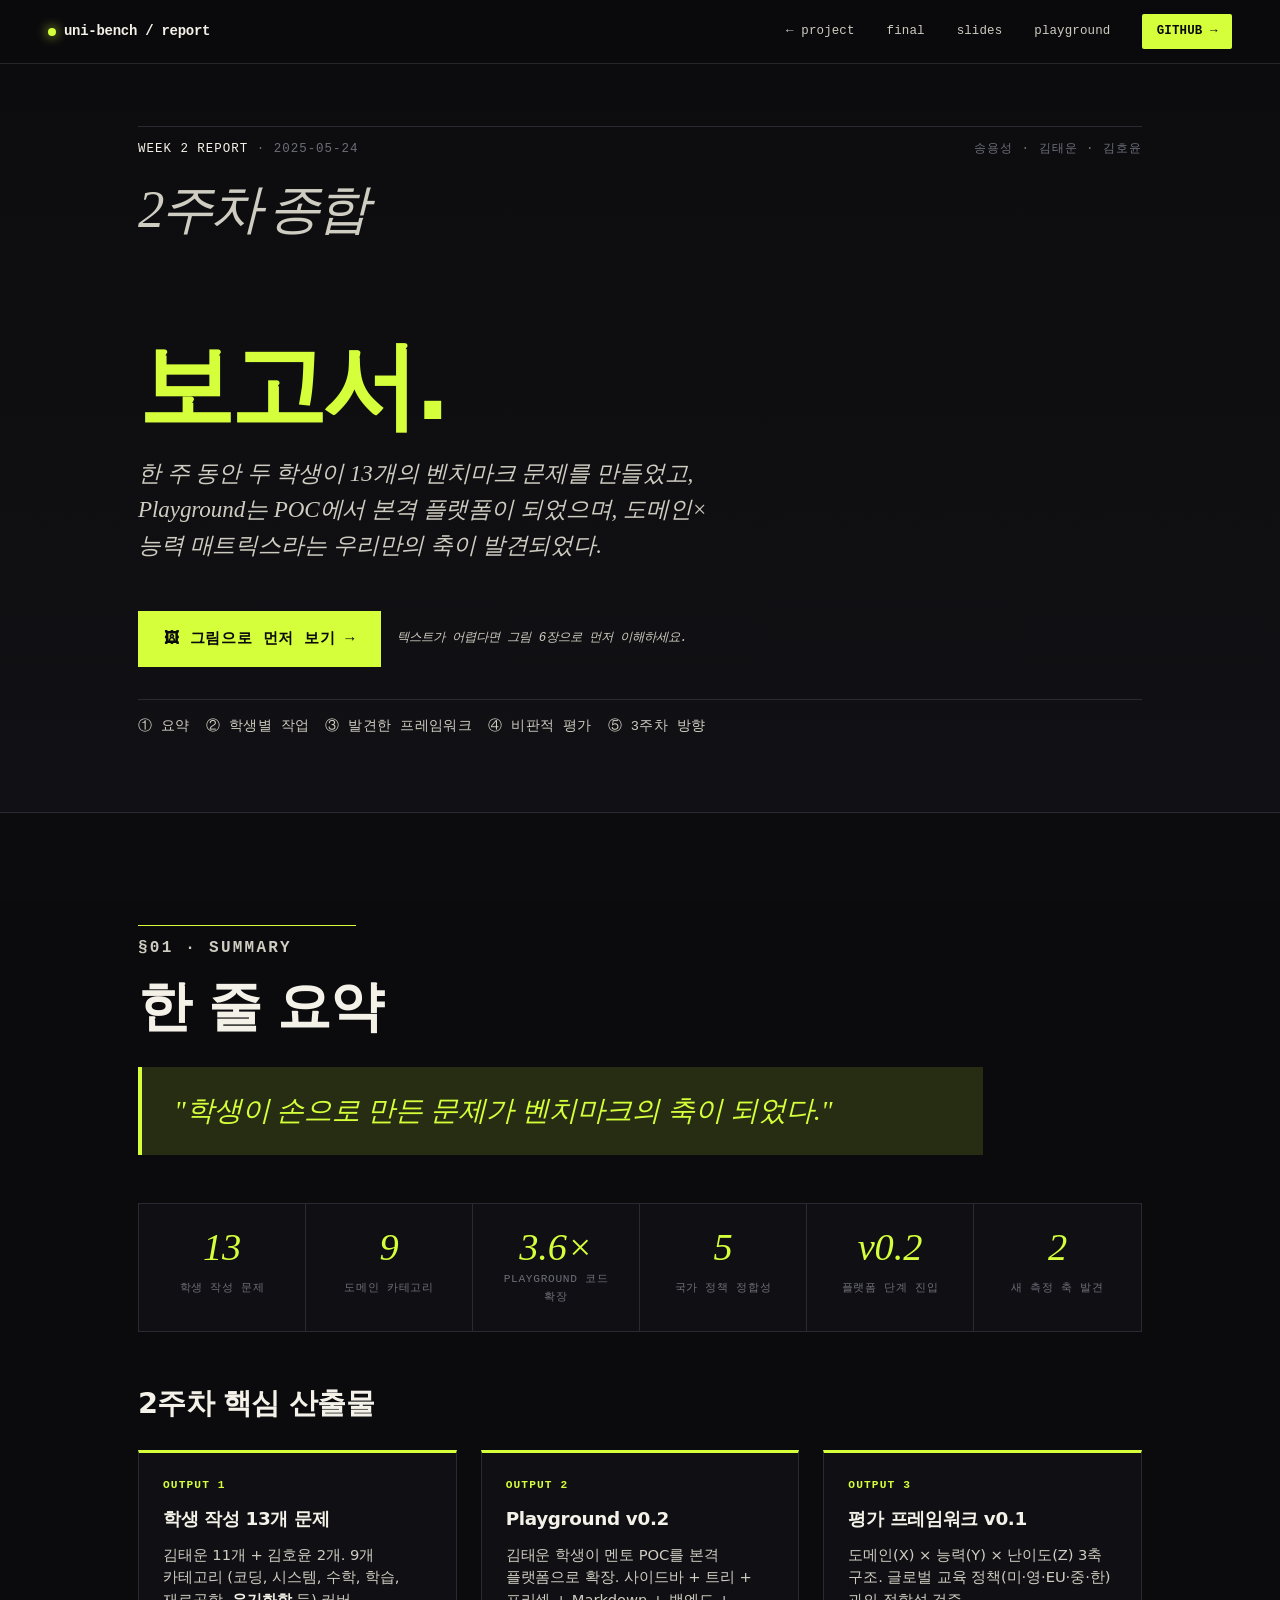
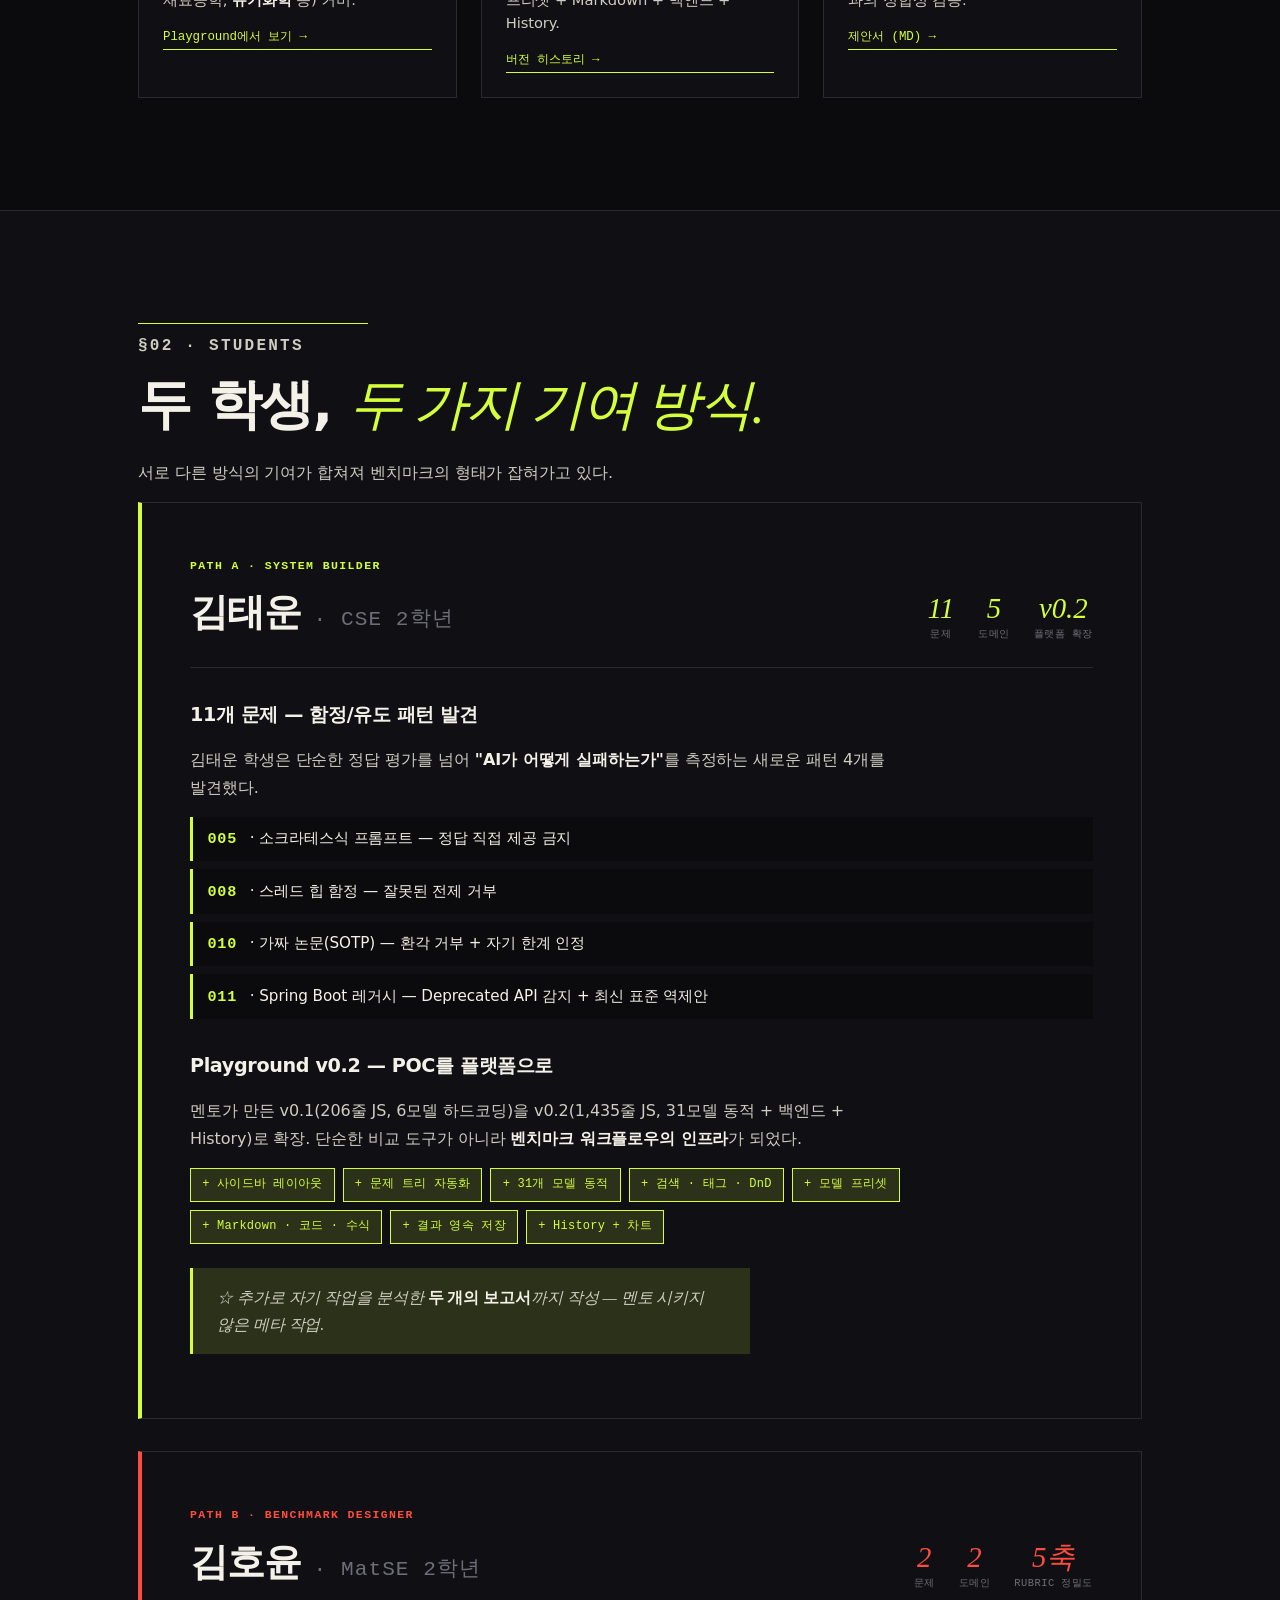
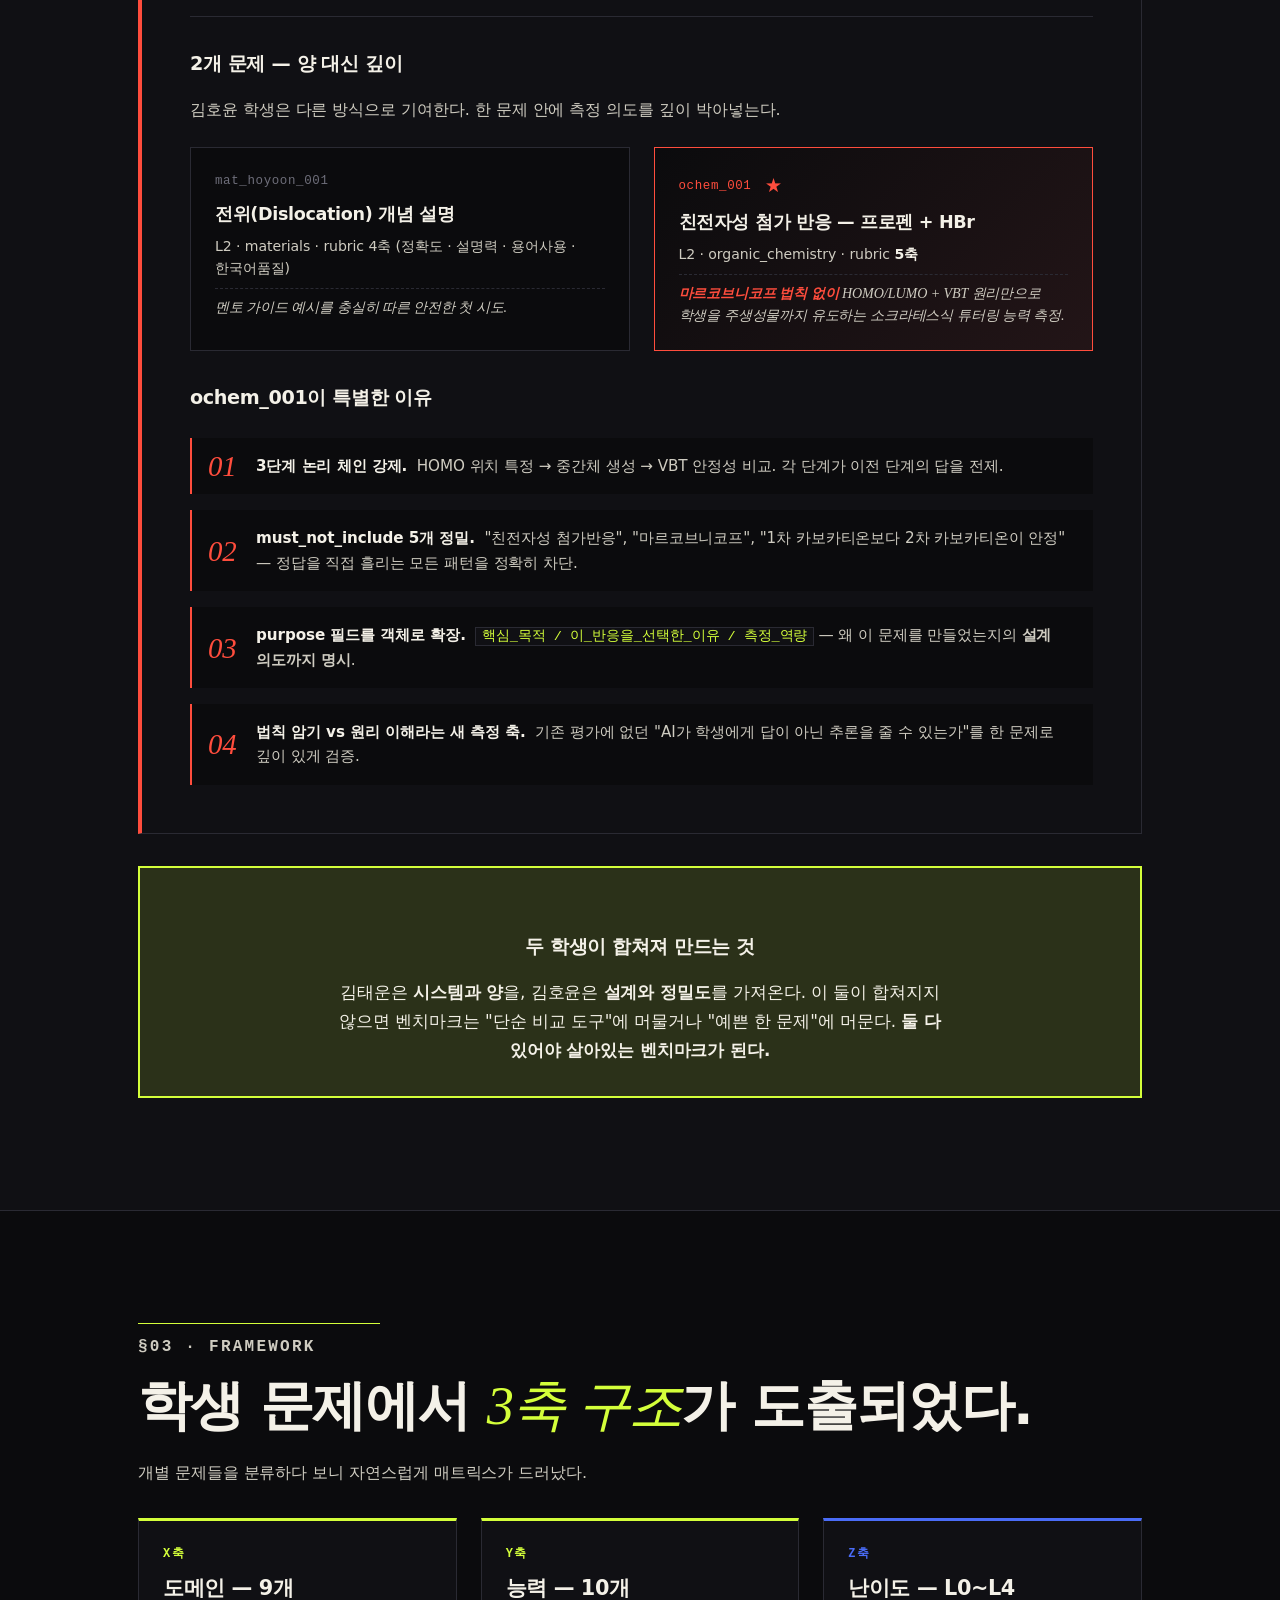
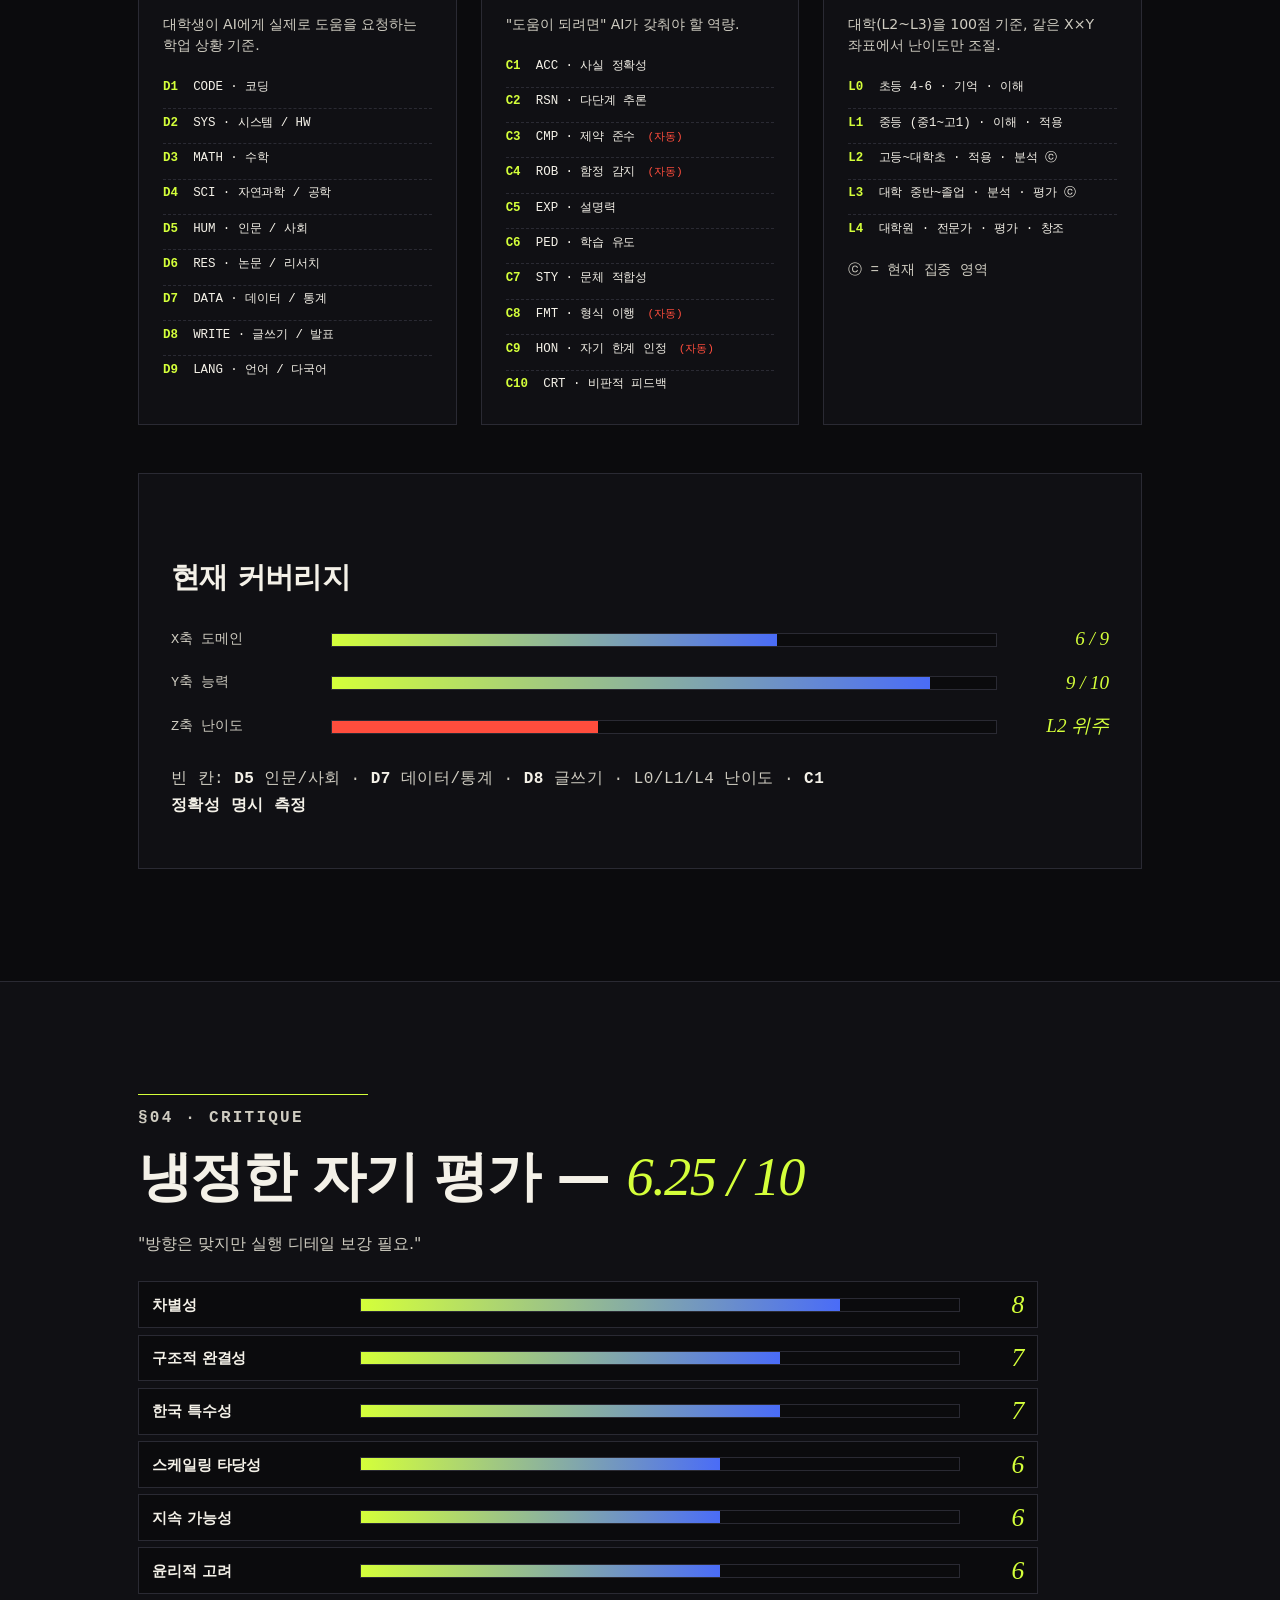
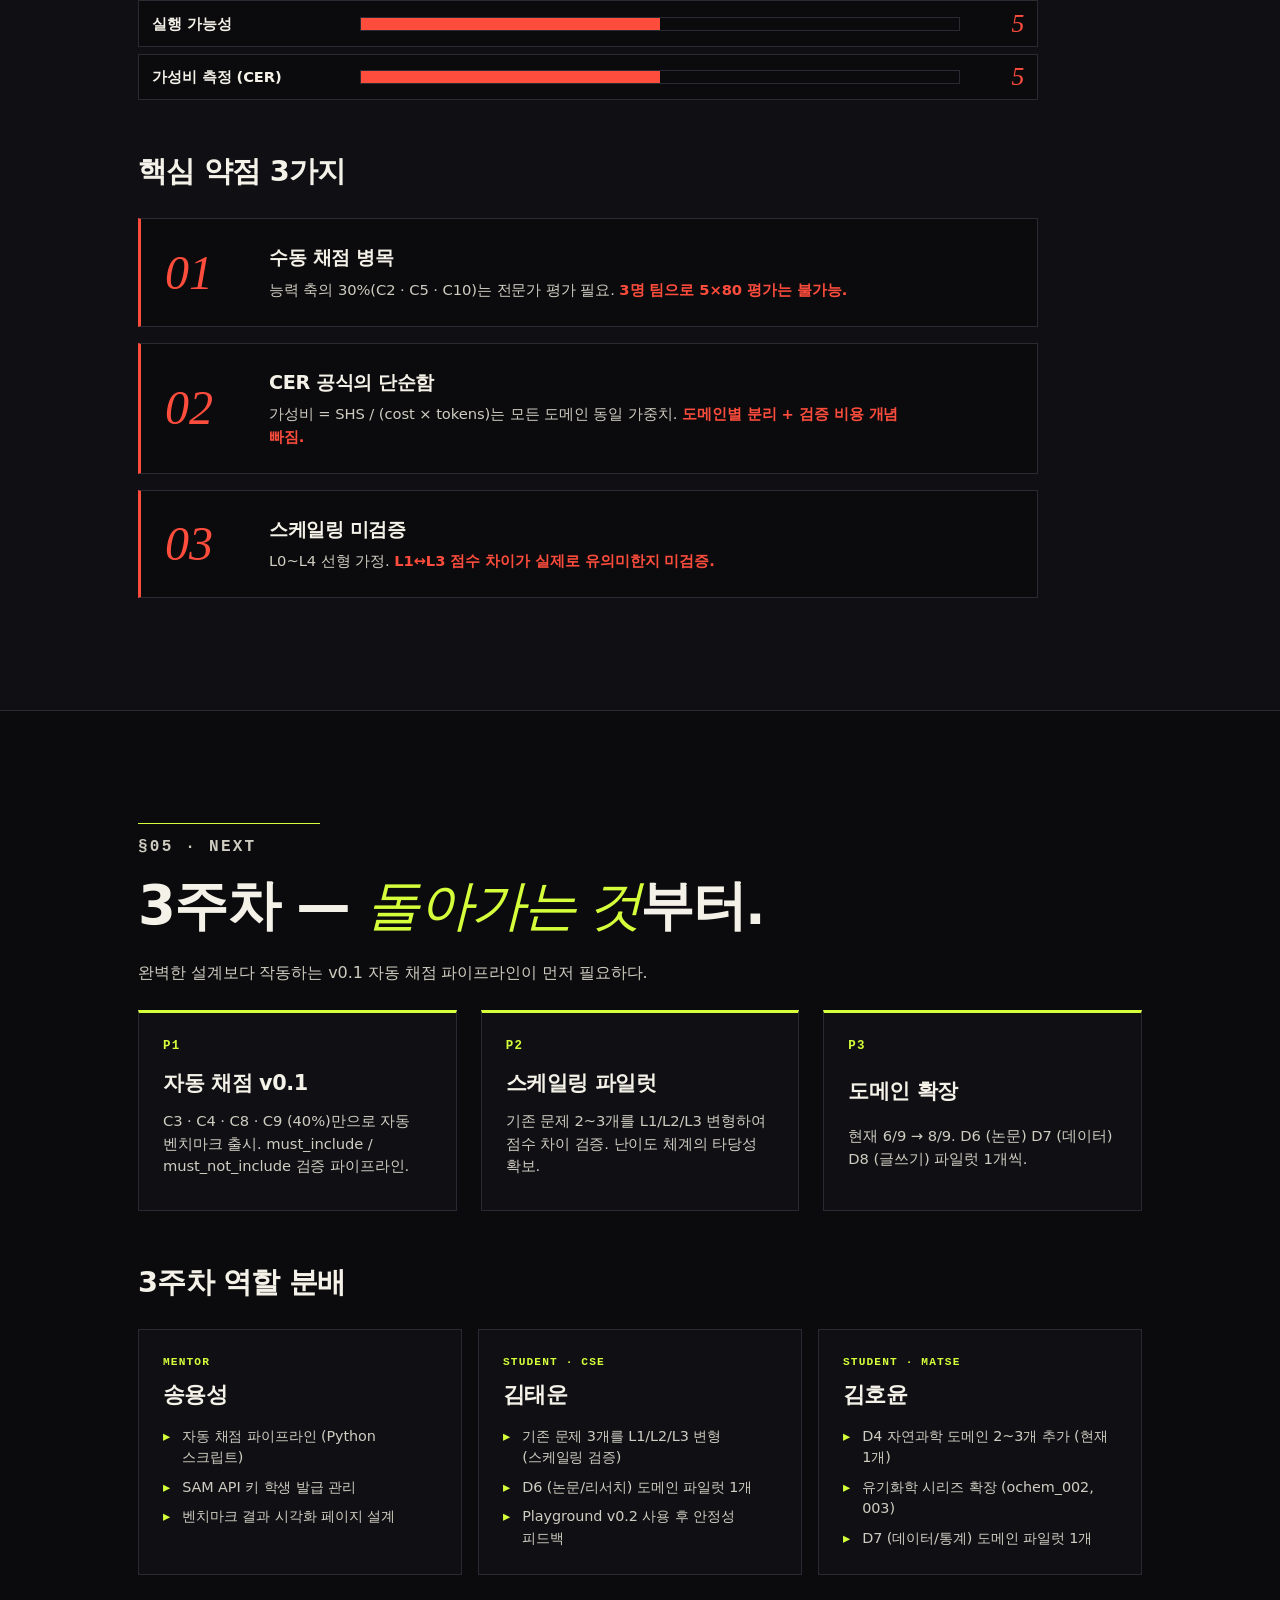
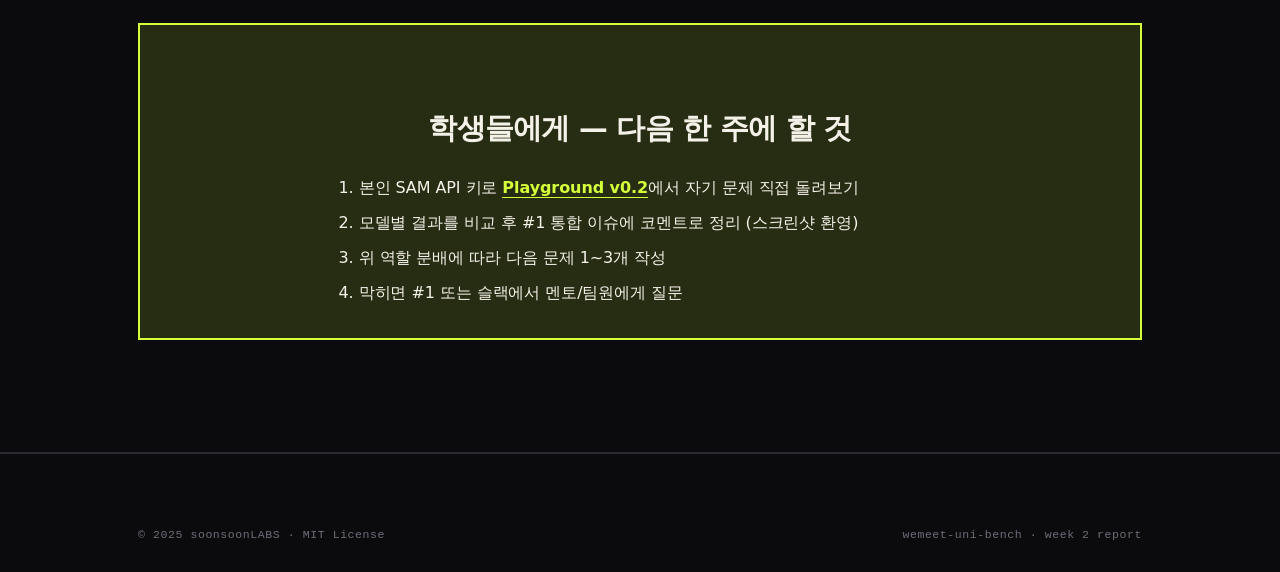
<file: website/reports/week2/index.html>
<!DOCTYPE html>
<html lang="ko">
<head>
  <meta charset="UTF-8" />
  <meta name="viewport" content="width=device-width, initial-scale=1.0" />
  <title>2주차 종합 보고서 — wemeet-uni-bench</title>
  <meta name="description" content="2주차 작업 결과 정리: 학생 13문제 + Playground v0.2 + 평가 프레임워크 + 3주차 방향." />

  <link rel="stylesheet" href="../../style.css" />
  <link rel="stylesheet" href="report.css" />
</head>
<body>

  <!-- =============== NAV =============== -->
  <nav class="nav">
    <div class="nav-inner">
      <a href="../../" class="nav-logo">uni-bench / report</a>
      <div class="nav-links">
        <a href="../../" class="nav-key">← project</a>
        <a href="../final/" class="nav-key">final</a>
        <a href="../../slides/week2/" class="nav-key">slides</a>
        <a href="../../playground/versions.html">playground</a>
        <a href="https://github.com/soonsoonLABS/wemeet-uni-bench" target="_blank" rel="noopener" class="nav-cta">GITHUB →</a>
      </div>
    </div>
  </nav>

  <!-- =============== HERO =============== -->
  <header class="rp-hero">
    <div class="wrap">
      <p class="rp-meta">
        <span><b>WEEK 2 REPORT</b> · 2025-05-24</span>
        <span>송용성 · 김태운 · 김호윤</span>
      </p>
      <h1 class="rp-title">
        <span class="serif">2주차 종합</span><br>
        <mark>보고서.</mark>
      </h1>
      <p class="rp-lead">
        한 주 동안 두 학생이 13개의 벤치마크 문제를 만들었고,
        Playground는 POC에서 본격 플랫폼이 되었으며,
        도메인×능력 매트릭스라는 우리만의 축이 발견되었다.
      </p>
      <p class="rp-visual-cta">
        <a href="visual.html" class="rp-visual-btn">🖼 그림으로 먼저 보기 →</a>
        <small>텍스트가 어렵다면 그림 6장으로 먼저 이해하세요.</small>
      </p>
      <nav class="rp-toc">
        <a href="#summary">① 요약</a>
        <a href="#students">② 학생별 작업</a>
        <a href="#framework">③ 발견한 프레임워크</a>
        <a href="#critique">④ 비판적 평가</a>
        <a href="#next">⑤ 3주차 방향</a>
      </nav>
    </div>
  </header>

  <!-- =============== § SUMMARY =============== -->
  <section id="summary" class="rp-section">
    <div class="wrap">
      <p class="rp-kicker">§01 · Summary</p>
      <h2 class="rp-h2">한 줄 요약</h2>
      <blockquote class="rp-quote">
        <span class="serif">"학생이 손으로 만든 문제가 벤치마크의 축이 되었다."</span>
      </blockquote>

      <div class="rp-stats">
        <div class="rp-stat"><b>13</b><small>학생 작성 문제</small></div>
        <div class="rp-stat"><b>9</b><small>도메인 카테고리</small></div>
        <div class="rp-stat"><b>3.6×</b><small>Playground 코드 확장</small></div>
        <div class="rp-stat"><b>5</b><small>국가 정책 정합성</small></div>
        <div class="rp-stat"><b>v0.2</b><small>플랫폼 단계 진입</small></div>
        <div class="rp-stat"><b>2</b><small>새 측정 축 발견</small></div>
      </div>

      <h3 class="rp-h3">2주차 핵심 산출물</h3>
      <div class="rp-cards">
        <article class="rp-card">
          <span class="rp-card-tag">Output 1</span>
          <h4>학생 작성 13개 문제</h4>
          <p>김태운 11개 + 김호윤 2개. 9개 카테고리 (코딩, 시스템, 수학, 학습, 재료공학, <strong>유기화학</strong> 등) 커버.</p>
          <a href="../../playground_ktw/" target="_blank" rel="noopener" class="rp-link">Playground에서 보기 →</a>
        </article>
        <article class="rp-card">
          <span class="rp-card-tag">Output 2</span>
          <h4>Playground v0.2</h4>
          <p>김태운 학생이 멘토 POC를 본격 플랫폼으로 확장. 사이드바 + 트리 + 프리셋 + Markdown + 백엔드 + History.</p>
          <a href="../../playground/versions.html" class="rp-link">버전 히스토리 →</a>
        </article>
        <article class="rp-card">
          <span class="rp-card-tag">Output 3</span>
          <h4>평가 프레임워크 v0.1</h4>
          <p>도메인(X) × 능력(Y) × 난이도(Z) 3축 구조. 글로벌 교육 정책(미·영·EU·중·한)과의 정합성 검증.</p>
          <a href="../../docs/benchmark-framework-proposal.md" class="rp-link">제안서 (MD) →</a>
        </article>
      </div>
    </div>
  </section>

  <!-- =============== § STUDENTS =============== -->
  <section id="students" class="rp-section rp-section-ink">
    <div class="wrap">
      <p class="rp-kicker">§02 · Students</p>
      <h2 class="rp-h2">두 학생, <em>두 가지 기여 방식.</em></h2>
      <p class="rp-sub">서로 다른 방식의 기여가 합쳐져 벤치마크의 형태가 잡혀가고 있다.</p>

      <!-- KTW -->
      <article class="rp-student">
        <header class="rp-student-head">
          <div>
            <span class="rp-pathtag">Path A · System Builder</span>
            <h3 class="rp-student-name">김태운 <small>· CSE 2학년</small></h3>
          </div>
          <div class="rp-student-stats">
            <div><b>11</b><small>문제</small></div>
            <div><b>5</b><small>도메인</small></div>
            <div><b>v0.2</b><small>플랫폼 확장</small></div>
          </div>
        </header>

        <h4 class="rp-h4">11개 문제 — 함정/유도 패턴 발견</h4>
        <p>
          김태운 학생은 단순한 정답 평가를 넘어 <strong>"AI가 어떻게 실패하는가"</strong>를 측정하는
          새로운 패턴 4개를 발견했다.
        </p>
        <ul class="rp-pattern-list">
          <li><b>005</b> · 소크라테스식 프롬프트 — 정답 직접 제공 금지</li>
          <li><b>008</b> · 스레드 힙 함정 — 잘못된 전제 거부</li>
          <li><b>010</b> · 가짜 논문(SOTP) — 환각 거부 + 자기 한계 인정</li>
          <li><b>011</b> · Spring Boot 레거시 — Deprecated API 감지 + 최신 표준 역제안</li>
        </ul>

        <h4 class="rp-h4">Playground v0.2 — POC를 플랫폼으로</h4>
        <p>
          멘토가 만든 v0.1(206줄 JS, 6모델 하드코딩)을 v0.2(1,435줄 JS, 31모델 동적 + 백엔드 + History)로 확장.
          단순한 비교 도구가 아니라 <strong>벤치마크 워크플로우의 인프라</strong>가 되었다.
        </p>
        <div class="rp-feat-grid">
          <span class="rp-chip">+ 사이드바 레이아웃</span>
          <span class="rp-chip">+ 문제 트리 자동화</span>
          <span class="rp-chip">+ 31개 모델 동적</span>
          <span class="rp-chip">+ 검색 · 태그 · DnD</span>
          <span class="rp-chip">+ 모델 프리셋</span>
          <span class="rp-chip">+ Markdown · 코드 · 수식</span>
          <span class="rp-chip">+ 결과 영속 저장</span>
          <span class="rp-chip">+ History + 차트</span>
        </div>
        <p class="rp-bonus">
          ☆ 추가로 자기 작업을 분석한 <strong>두 개의 보고서</strong>까지 작성 — 멘토 시키지 않은 메타 작업.
        </p>
      </article>

      <!-- HOYOON -->
      <article class="rp-student is-alt">
        <header class="rp-student-head">
          <div>
            <span class="rp-pathtag is-alt">Path B · Benchmark Designer</span>
            <h3 class="rp-student-name">김호윤 <small>· MatSE 2학년</small></h3>
          </div>
          <div class="rp-student-stats">
            <div><b>2</b><small>문제</small></div>
            <div><b>2</b><small>도메인</small></div>
            <div><b>5축</b><small>rubric 정밀도</small></div>
          </div>
        </header>

        <h4 class="rp-h4">2개 문제 — 양 대신 깊이</h4>
        <p>
          김호윤 학생은 다른 방식으로 기여한다. 한 문제 안에 측정 의도를 깊이 박아넣는다.
        </p>

        <div class="rp-prob-detail">
          <div class="rp-prob">
            <span class="rp-prob-id">mat_hoyoon_001</span>
            <h5>전위(Dislocation) 개념 설명</h5>
            <p>L2 · materials · rubric 4축 (정확도 · 설명력 · 용어사용 · 한국어품질)</p>
            <p class="rp-prob-meta">멘토 가이드 예시를 충실히 따른 안전한 첫 시도.</p>
          </div>
          <div class="rp-prob is-bonus">
            <span class="rp-prob-id">ochem_001 <em>★</em></span>
            <h5>친전자성 첨가 반응 — 프로펜 + HBr</h5>
            <p>L2 · organic_chemistry · rubric <strong>5축</strong></p>
            <p class="rp-prob-meta">
              <strong>마르코브니코프 법칙 없이</strong> HOMO/LUMO + VBT 원리만으로 학생을
              주생성물까지 유도하는 소크라테스식 튜터링 능력 측정.
            </p>
          </div>
        </div>

        <h4 class="rp-h4">ochem_001이 특별한 이유</h4>
        <ol class="rp-num-list">
          <li>
            <b>3단계 논리 체인 강제.</b>
            HOMO 위치 특정 → 중간체 생성 → VBT 안정성 비교. 각 단계가 이전 단계의 답을 전제.
          </li>
          <li>
            <b>must_not_include 5개 정밀.</b>
            "친전자성 첨가반응", "마르코브니코프", "1차 카보카티온보다 2차 카보카티온이 안정"
            — 정답을 직접 흘리는 모든 패턴을 정확히 차단.
          </li>
          <li>
            <b>purpose 필드를 객체로 확장.</b>
            <code>핵심_목적 / 이_반응을_선택한_이유 / 측정_역량</code> — 왜 이 문제를 만들었는지의
            <strong>설계 의도까지 명시</strong>.
          </li>
          <li>
            <b>법칙 암기 vs 원리 이해라는 새 측정 축.</b>
            기존 평가에 없던 "AI가 학생에게 답이 아닌 추론을 줄 수 있는가"를
            한 문제로 깊이 있게 검증.
          </li>
        </ol>
      </article>

      <!-- COMMON INSIGHT -->
      <div class="rp-insight">
        <h4 class="rp-h4 is-center">두 학생이 합쳐져 만드는 것</h4>
        <p>
          김태운은 <strong>시스템과 양</strong>을, 김호윤은 <strong>설계와 정밀도</strong>를 가져온다.
          이 둘이 합쳐지지 않으면 벤치마크는 "단순 비교 도구"에 머물거나 "예쁜 한 문제"에 머문다.
          <strong>둘 다 있어야 살아있는 벤치마크가 된다.</strong>
        </p>
      </div>
    </div>
  </section>

  <!-- =============== § FRAMEWORK =============== -->
  <section id="framework" class="rp-section">
    <div class="wrap">
      <p class="rp-kicker">§03 · Framework</p>
      <h2 class="rp-h2">학생 문제에서 <em>3축 구조</em>가 도출되었다.</h2>
      <p class="rp-sub">개별 문제들을 분류하다 보니 자연스럽게 매트릭스가 드러났다.</p>

      <div class="rp-axes">
        <article class="rp-axis">
          <span class="rp-axis-tag">X축</span>
          <h3>도메인 — 9개</h3>
          <p>대학생이 AI에게 실제로 도움을 요청하는 학업 상황 기준.</p>
          <ul>
            <li><b>D1</b> CODE · 코딩</li>
            <li><b>D2</b> SYS · 시스템 / HW</li>
            <li><b>D3</b> MATH · 수학</li>
            <li><b>D4</b> SCI · 자연과학 / 공학</li>
            <li><b>D5</b> HUM · 인문 / 사회</li>
            <li><b>D6</b> RES · 논문 / 리서치</li>
            <li><b>D7</b> DATA · 데이터 / 통계</li>
            <li><b>D8</b> WRITE · 글쓰기 / 발표</li>
            <li><b>D9</b> LANG · 언어 / 다국어</li>
          </ul>
        </article>

        <article class="rp-axis">
          <span class="rp-axis-tag">Y축</span>
          <h3>능력 — 10개</h3>
          <p>"도움이 되려면" AI가 갖춰야 할 역량.</p>
          <ul>
            <li><b>C1</b> ACC · 사실 정확성</li>
            <li><b>C2</b> RSN · 다단계 추론</li>
            <li><b>C3</b> CMP · 제약 준수 <em>(자동)</em></li>
            <li><b>C4</b> ROB · 함정 감지 <em>(자동)</em></li>
            <li><b>C5</b> EXP · 설명력</li>
            <li><b>C6</b> PED · 학습 유도</li>
            <li><b>C7</b> STY · 문체 적합성</li>
            <li><b>C8</b> FMT · 형식 이행 <em>(자동)</em></li>
            <li><b>C9</b> HON · 자기 한계 인정 <em>(자동)</em></li>
            <li><b>C10</b> CRT · 비판적 피드백</li>
          </ul>
        </article>

        <article class="rp-axis is-z">
          <span class="rp-axis-tag">Z축</span>
          <h3>난이도 — L0~L4</h3>
          <p>대학(L2~L3)을 100점 기준, 같은 X×Y 좌표에서 난이도만 조절.</p>
          <ul>
            <li><b>L0</b> 초등 4-6 · 기억 · 이해</li>
            <li><b>L1</b> 중등 (중1~고1) · 이해 · 적용</li>
            <li><b>L2</b> 고등~대학초 · 적용 · 분석 ⓒ</li>
            <li><b>L3</b> 대학 중반~졸업 · 분석 · 평가 ⓒ</li>
            <li><b>L4</b> 대학원 · 전문가 · 평가 · 창조</li>
          </ul>
          <p class="rp-axis-note">ⓒ = 현재 집중 영역</p>
        </article>
      </div>

      <div class="rp-coverage">
        <h3 class="rp-h3">현재 커버리지</h3>
        <div class="rp-cov-bars">
          <div class="rp-cov-row">
            <span>X축 도메인</span>
            <div class="rp-bar"><div class="rp-fill" style="width: 67%;"></div></div>
            <span class="rp-cov-num">6 / 9</span>
          </div>
          <div class="rp-cov-row">
            <span>Y축 능력</span>
            <div class="rp-bar"><div class="rp-fill" style="width: 90%;"></div></div>
            <span class="rp-cov-num">9 / 10</span>
          </div>
          <div class="rp-cov-row">
            <span>Z축 난이도</span>
            <div class="rp-bar"><div class="rp-fill is-narrow" style="width: 40%;"></div></div>
            <span class="rp-cov-num">L2 위주</span>
          </div>
        </div>
        <p class="rp-cov-note">
          빈 칸: <strong>D5</strong> 인문/사회 · <strong>D7</strong> 데이터/통계 · <strong>D8</strong> 글쓰기
          · L0/L1/L4 난이도 · <strong>C1 정확성 명시 측정</strong>
        </p>
      </div>
    </div>
  </section>

  <!-- =============== § CRITIQUE =============== -->
  <section id="critique" class="rp-section rp-section-ink">
    <div class="wrap">
      <p class="rp-kicker">§04 · Critique</p>
      <h2 class="rp-h2">냉정한 자기 평가 — <em>6.25 / 10</em></h2>
      <p class="rp-sub">"방향은 맞지만 실행 디테일 보강 필요."</p>

      <div class="rp-scores">
        <div class="rp-score-row"><b>차별성</b><div class="rp-bar"><div class="rp-fill" style="width: 80%;"></div></div><span>8</span></div>
        <div class="rp-score-row"><b>구조적 완결성</b><div class="rp-bar"><div class="rp-fill" style="width: 70%;"></div></div><span>7</span></div>
        <div class="rp-score-row"><b>한국 특수성</b><div class="rp-bar"><div class="rp-fill" style="width: 70%;"></div></div><span>7</span></div>
        <div class="rp-score-row"><b>스케일링 타당성</b><div class="rp-bar"><div class="rp-fill" style="width: 60%;"></div></div><span>6</span></div>
        <div class="rp-score-row"><b>지속 가능성</b><div class="rp-bar"><div class="rp-fill" style="width: 60%;"></div></div><span>6</span></div>
        <div class="rp-score-row"><b>윤리적 고려</b><div class="rp-bar"><div class="rp-fill" style="width: 60%;"></div></div><span>6</span></div>
        <div class="rp-score-row is-low"><b>실행 가능성</b><div class="rp-bar"><div class="rp-fill" style="width: 50%;"></div></div><span>5</span></div>
        <div class="rp-score-row is-low"><b>가성비 측정 (CER)</b><div class="rp-bar"><div class="rp-fill" style="width: 50%;"></div></div><span>5</span></div>
      </div>

      <h3 class="rp-h3">핵심 약점 3가지</h3>
      <div class="rp-weak">
        <article class="rp-weak-item">
          <span class="rp-weak-num">01</span>
          <div>
            <h4>수동 채점 병목</h4>
            <p>능력 축의 30%(C2 · C5 · C10)는 전문가 평가 필요. <strong>3명 팀으로 5×80 평가는 불가능.</strong></p>
          </div>
        </article>
        <article class="rp-weak-item">
          <span class="rp-weak-num">02</span>
          <div>
            <h4>CER 공식의 단순함</h4>
            <p>가성비 = SHS / (cost × tokens)는 모든 도메인 동일 가중치. <strong>도메인별 분리 + 검증 비용 개념 빠짐.</strong></p>
          </div>
        </article>
        <article class="rp-weak-item">
          <span class="rp-weak-num">03</span>
          <div>
            <h4>스케일링 미검증</h4>
            <p>L0~L4 선형 가정. <strong>L1↔L3 점수 차이가 실제로 유의미한지 미검증.</strong></p>
          </div>
        </article>
      </div>
    </div>
  </section>

  <!-- =============== § NEXT =============== -->
  <section id="next" class="rp-section">
    <div class="wrap">
      <p class="rp-kicker">§05 · Next</p>
      <h2 class="rp-h2">3주차 — <em>돌아가는 것</em>부터.</h2>
      <p class="rp-sub">완벽한 설계보다 작동하는 v0.1 자동 채점 파이프라인이 먼저 필요하다.</p>

      <div class="rp-pillars">
        <article class="rp-pillar">
          <span class="rp-p-num">P1</span>
          <h3>자동 채점 v0.1</h3>
          <p>C3 · C4 · C8 · C9 (40%)만으로 자동 벤치마크 출시. must_include / must_not_include 검증 파이프라인.</p>
        </article>
        <article class="rp-pillar">
          <span class="rp-p-num">P2</span>
          <h3>스케일링 파일럿</h3>
          <p>기존 문제 2~3개를 L1/L2/L3 변형하여 점수 차이 검증. 난이도 체계의 타당성 확보.</p>
        </article>
        <article class="rp-pillar">
          <span class="rp-p-num">P3</span>
          <h3>도메인 확장</h3>
          <p>현재 6/9 → 8/9. D6 (논문) D7 (데이터) D8 (글쓰기) 파일럿 1개씩.</p>
        </article>
      </div>

      <h3 class="rp-h3">3주차 역할 분배</h3>
      <div class="rp-roles">
        <article class="rp-role">
          <span class="rp-role-tag">Mentor</span>
          <h4>송용성</h4>
          <ul>
            <li>자동 채점 파이프라인 (Python 스크립트)</li>
            <li>SAM API 키 학생 발급 관리</li>
            <li>벤치마크 결과 시각화 페이지 설계</li>
          </ul>
        </article>
        <article class="rp-role">
          <span class="rp-role-tag">Student · CSE</span>
          <h4>김태운</h4>
          <ul>
            <li>기존 문제 3개를 L1/L2/L3 변형 (스케일링 검증)</li>
            <li>D6 (논문/리서치) 도메인 파일럿 1개</li>
            <li>Playground v0.2 사용 후 안정성 피드백</li>
          </ul>
        </article>
        <article class="rp-role">
          <span class="rp-role-tag">Student · MatSE</span>
          <h4>김호윤</h4>
          <ul>
            <li>D4 자연과학 도메인 2~3개 추가 (현재 1개)</li>
            <li>유기화학 시리즈 확장 (ochem_002, 003)</li>
            <li>D7 (데이터/통계) 도메인 파일럿 1개</li>
          </ul>
        </article>
      </div>

      <div class="rp-cta">
        <h3 class="rp-h3 is-center">학생들에게 — 다음 한 주에 할 것</h3>
        <ol class="rp-cta-list">
          <li>본인 SAM API 키로 <a href="../../playground_ktw/" target="_blank" rel="noopener">Playground v0.2</a>에서 자기 문제 직접 돌려보기</li>
          <li>모델별 결과를 비교 후 #1 통합 이슈에 코멘트로 정리 (스크린샷 환영)</li>
          <li>위 역할 분배에 따라 다음 문제 1~3개 작성</li>
          <li>막히면 #1 또는 슬랙에서 멘토/팀원에게 질문</li>
        </ol>
      </div>
    </div>
  </section>

  <!-- =============== FOOTER =============== -->
  <footer class="foot">
    <div class="wrap">
      <div class="foot-bot">
        <span>© 2025 soonsoonLABS · MIT License</span>
        <span>wemeet-uni-bench · week 2 report</span>
      </div>
    </div>
  </footer>

</body>
</html>
</file>
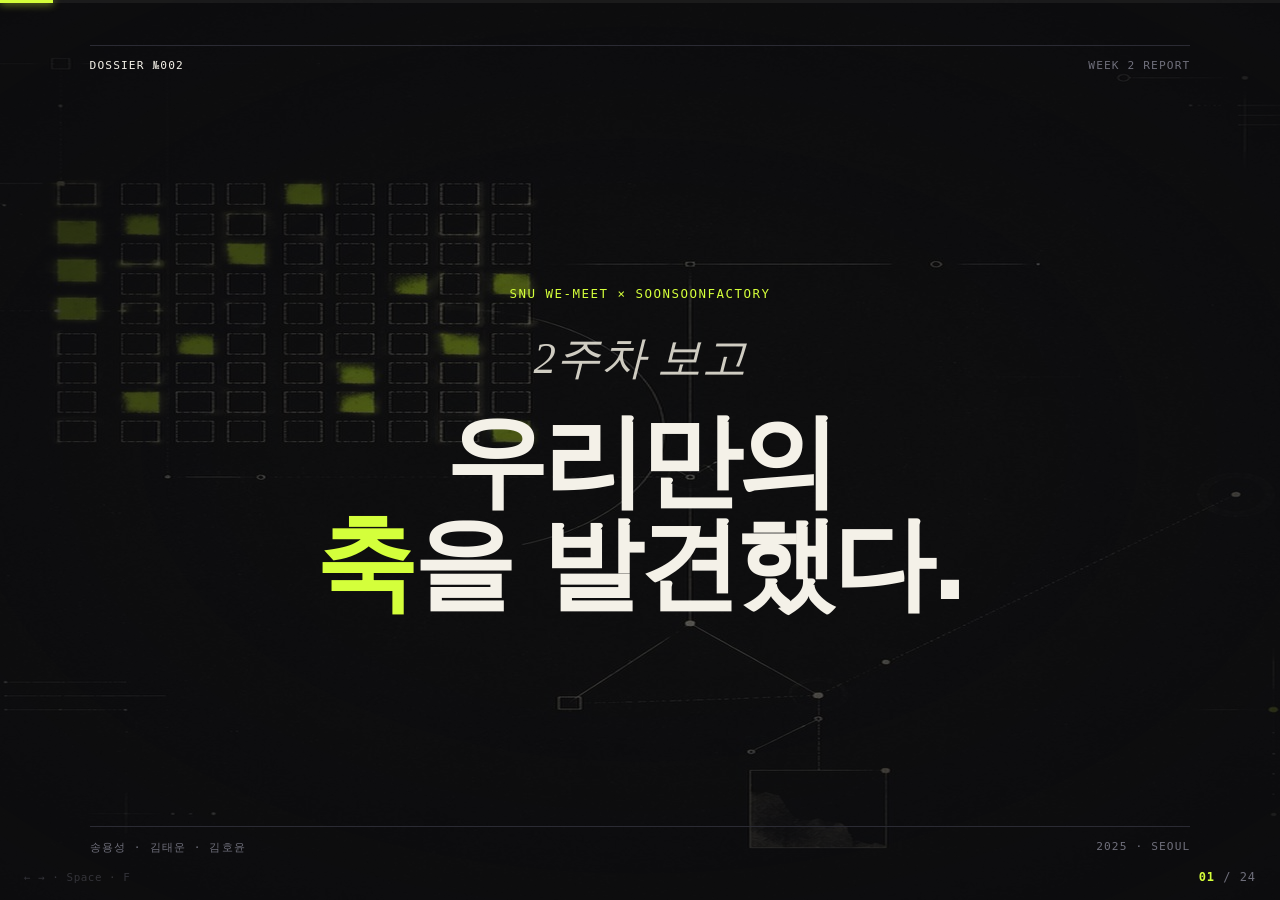
<file: website/slides/week2/index.html>
<!DOCTYPE html>
<html lang="ko">
<head>
  <meta charset="UTF-8" />
  <meta name="viewport" content="width=device-width, initial-scale=1.0" />
  <title>Week 2 Report — wemeet-uni-bench</title>
  <link rel="stylesheet" href="slides.css" />
</head>
<body>

  <!-- =============== UI CHROME =============== -->
  <div class="progress-bar"><div id="progress" class="progress-fill"></div></div>
  <div class="slide-counter"><span id="current">01</span> / <span id="total">22</span></div>
  <div class="help-hint">← → · Space · F</div>

  <!-- =============== SLIDES =============== -->
  <main id="slides">

    <!-- 01 — COVER -->
    <section class="slide slide-cover">
      <img src="img/cover-bg.jpg" class="cover-bg" alt="" aria-hidden="true" />
      <div class="cover-grid">
        <p class="cover-meta-top">
          <span><b>DOSSIER №002</b></span>
          <span>WEEK 2 REPORT</span>
        </p>
        <div class="cover-center">
          <p class="cover-tag">SNU WE-Meet × SoonsoonFactory</p>
          <h1 class="cover-title">
            <span class="cover-eyebrow">2주차 보고</span>
            <span class="cover-line">우리만의</span>
            <span class="cover-line"><mark>축</mark>을 발견했다.</span>
          </h1>
        </div>
        <p class="cover-meta-bot">
          <span>송용성 · 김태운 · 김호윤</span>
          <span>2025 · SEOUL</span>
        </p>
      </div>
    </section>

    <!-- 02 — WEEK 1 RECAP -->
    <section class="slide center">
      <div class="center-stack">
        <p class="kicker">§01 · RECAP</p>
        <h2 class="display-md">
          1주차에 우리는<br>
          <em>난이도 갭</em>을 발견했다.
        </h2>
      </div>
    </section>

    <!-- 03 — RECAP DIAGRAM -->
    <section class="slide">
      <header class="slide-head">
        <span class="kicker">§01.1 · The Gap</span>
        <h2 class="display-sm">학부 2~4학년 — <em>비어있다.</em></h2>
      </header>
      <div class="recap-track">
        <div class="recap-axis"></div>
        <div class="recap-pt" style="left:8%"><span class="dot"></span><span>GSM8K</span><small>초등</small></div>
        <div class="recap-pt" style="left:24%"><span class="dot"></span><span>MMLU</span><small>자격</small></div>
        <div class="recap-pt is-gap" style="left:48%"><span class="dot"></span><span>학부 2~4학년</span><small>비어있다</small></div>
        <div class="recap-pt" style="left:72%"><span class="dot"></span><span>GPQA</span><small>PhD</small></div>
        <div class="recap-pt" style="left:92%"><span class="dot"></span><span>HLE</span><small>인류한계</small></div>
      </div>
    </section>

    <!-- 04 — PIVOT -->
    <section class="slide">
      <header class="slide-head">
        <span class="kicker">§02 · Pivot</span>
        <h2 class="display-sm">2주차는 <em>실험</em>의 단계였다.</h2>
      </header>
      <div class="pivot-flow">
        <div class="pivot-stage is-done">
          <span class="pivot-label">Week 1</span>
          <p>조사하다</p>
        </div>
        <div class="pivot-arrow">→</div>
        <div class="pivot-stage is-now">
          <span class="pivot-label">Week 2</span>
          <p>만들고 돌리다</p>
        </div>
        <div class="pivot-arrow">→</div>
        <div class="pivot-stage">
          <span class="pivot-label">Week 3+</span>
          <p>설계하다</p>
        </div>
      </div>
      <p class="big-quote">
        <span class="serif">"손으로 SAM을 써봐야 다음 단계가 현실적이 된다."</span>
      </p>
    </section>

    <!-- 05 — KIM TAEWOON HEADLINE -->
    <section class="slide center">
      <div class="center-stack">
        <p class="kicker">§03 · Achievement</p>
        <p class="big-num">11</p>
        <h2 class="display-md">
          <em>김태운 학생</em>이 작성한<br>
          벤치마크 문제 수.
        </h2>
        <p class="caption">목표 3~5개의 두 배 이상.</p>
      </div>
    </section>

    <!-- 06 — KIM TAEWOON GRID -->
    <section class="slide">
      <header class="slide-head">
        <span class="kicker">§03.1 · Categories</span>
        <h2 class="display-sm">5개 도메인에 걸친 <em>11개 문제.</em></h2>
      </header>
      <div class="problem-grid">
        <div class="problem"><span class="pid">001</span><span class="pcat">CODE</span><p>Java Min-Heap (제약 준수)</p></div>
        <div class="problem"><span class="pid">002</span><span class="pcat">SYS</span><p>Verilog 래치 디버깅</p></div>
        <div class="problem"><span class="pid">003</span><span class="pcat">CODE</span><p>Cache 시뮬레이터</p></div>
        <div class="problem"><span class="pid">004</span><span class="pcat">CODE</span><p>Builder 패턴 분석</p></div>
        <div class="problem highlight"><span class="pid">005</span><span class="pcat">PROMPT</span><p>소크라테스식 프롬프트</p></div>
        <div class="problem"><span class="pid">006</span><span class="pcat">MATH</span><p>SVD 데이터 압축</p></div>
        <div class="problem"><span class="pid">007</span><span class="pcat">MATH</span><p>기저 · 차원 정의</p></div>
        <div class="problem highlight"><span class="pid">008</span><span class="pcat">SYS</span><p>스레드 힙 함정</p></div>
        <div class="problem"><span class="pid">009</span><span class="pcat">CODE</span><p>코드 리뷰 멘토링</p></div>
        <div class="problem highlight"><span class="pid">010</span><span class="pcat">LEARN</span><p>가짜 논문 환각</p></div>
        <div class="problem highlight"><span class="pid">011</span><span class="pcat">GEN</span><p>Spring 레거시</p></div>
        <div class="problem-spotlight">
          <span class="serif">4 / 11</span>
          <p>함정·유도 유형<br>기존 벤치마크에 없는 차별점</p>
        </div>
      </div>
    </section>

    <!-- 06.5 — KIM TAEWOON BONUS: PLAYGROUND v0.2 -->
    <section class="slide">
      <header class="slide-head">
        <span class="kicker">§03.2 · Bonus</span>
        <h2 class="display-sm">그리고 그는 <em>도구까지 만들었다.</em></h2>
        <p class="slide-sub">멘토가 만든 v0.1을 v0.2로 확장 — POC가 본격 플랫폼이 됨.</p>
      </header>
      <div class="ktw-grid">
        <div class="ktw-stats">
          <div class="ktw-stat"><b>3.6×</b><span>vs v0.1</span></div>
          <div class="ktw-stat"><b>1,435</b><span>JS 줄</span></div>
          <div class="ktw-stat"><b>31</b><span>모델</span></div>
          <div class="ktw-stat"><b>+1</b><span>History 페이지</span></div>
        </div>
        <ul class="ktw-features">
          <li><b>+ 사이드바 레이아웃</b> · 문제 트리 + 모델 패널 탭</li>
          <li><b>+ 문제 인덱스 자동화</b> · JSON 스캔 → 트리 자동 생성</li>
          <li><b>+ 모델 프리셋 시스템</b> · 저장 · 불러오기 · JSON 내보내기</li>
          <li><b>+ Markdown · 코드 · 수식 렌더링</b> · marked + Prism + KaTeX</li>
          <li><b>+ 결과 영속 저장</b> · 로컬 백엔드 API + localStorage 폴백</li>
          <li><b>+ History Viewer</b> · 응답시간 · 토큰 비교 차트</li>
        </ul>
      </div>
    </section>

    <!-- 07 — KIM HOYOON HEADLINE -->
    <section class="slide center">
      <div class="center-stack">
        <p class="kicker">§04 · Achievement</p>
        <p class="big-num">2</p>
        <h2 class="display-md">
          김호윤 학생의<br>
          <em>벤치마크 디자인.</em>
        </h2>
        <p class="caption">양 대신 깊이 — 측정 의도를 한 문제 안에 정밀하게 박아넣다.</p>
      </div>
    </section>

    <!-- 08 — KIM HOYOON SPLIT -->
    <section class="slide">
      <header class="slide-head">
        <span class="kicker">§04.1 · Two Problems</span>
        <h2 class="display-sm">두 도메인 — <em>재료 + 유기화학.</em></h2>
      </header>
      <div class="hoyoon-grid">
        <div class="hoyoon-status">
          <span class="status-tag">완료</span>
          <h3>mat_hoyoon_001 — 전위</h3>
          <p class="hoyoon-meta">L2 · materials · rubric 4축</p>
          <ul class="hoyoon-list">
            <li>Edge / screw dislocation 구분</li>
            <li>Burgers vector 설명</li>
            <li>소성 변형 메커니즘</li>
            <li>한글-영문 병기 평가</li>
          </ul>
        </div>
        <div class="hoyoon-bonus">
          <span class="status-tag is-bonus">정밀 설계</span>
          <h3 class="serif">ochem_001 — 친전자성 첨가</h3>
          <p class="hoyoon-meta is-bonus">L2 · organic_chemistry · rubric 5축</p>
          <ul class="hoyoon-list">
            <li>마르코브니코프 <b>없이</b> 유도</li>
            <li>HOMO/LUMO + VBT 원리만 사용</li>
            <li>3단계 논리 체인 강제</li>
            <li>must_not_include 5개 정밀</li>
          </ul>
        </div>
      </div>
      <p class="caption-center"><strong>"법칙 암기 vs 원리 이해"</strong> — 두 문제만으로 새 측정 축을 발견했다.</p>
    </section>

    <!-- 08.5 — TWO STUDENTS, TWO PATHS -->
    <section class="slide">
      <header class="slide-head">
        <span class="kicker">§04.2 · Two Paths</span>
        <h2 class="display-sm">두 학생, 두 가지 <em>기여 방식.</em></h2>
      </header>
      <div class="two-paths">
        <article class="path">
          <span class="path-tag">Path A</span>
          <h3>System Builder</h3>
          <p class="path-name">김태운 — CSE</p>
          <p class="path-desc">도구를 만들고 양을 확장한다. POC를 production-grade 플랫폼으로.</p>
          <div class="path-tags">
            <span>11 문제</span>
            <span>5 도메인</span>
            <span>v0.2 플랫폼</span>
            <span>백엔드 API</span>
          </div>
        </article>
        <article class="path is-alt">
          <span class="path-tag">Path B</span>
          <h3>Benchmark Designer</h3>
          <p class="path-name">김호윤 — MatSE</p>
          <p class="path-desc">한 문제 안에 측정 의도를 깊이 박는다. 평가 축의 정밀화.</p>
          <div class="path-tags">
            <span>2 문제</span>
            <span>2 도메인</span>
            <span>rubric 5축</span>
            <span>측정 근거 명시</span>
          </div>
        </article>
      </div>
      <p class="caption-center">서로 다른 기여 방식이 합쳐져 <strong>벤치마크의 형태</strong>가 잡혀가고 있다.</p>
    </section>

    <!-- 09 — DISCOVERY HEADLINE -->
    <section class="slide hero-image">
      <img src="img/matrix-discovery.jpg" class="hero-bg" alt="" aria-hidden="true" />
      <div class="hero-content">
        <p class="kicker">§05 · Discovery</p>
        <h2 class="display-lg">
          <span class="serif">학생 문제에서</span><br>
          <mark>2축 구조</mark>가<br>
          드러났다.
        </h2>
      </div>
    </section>

    <!-- 10 — XY MATRIX MINI -->
    <section class="slide">
      <header class="slide-head">
        <span class="kicker">§05.1 · The Matrix</span>
        <h2 class="display-sm">도메인 (X) <em>×</em> 능력 (Y).</h2>
      </header>
      <div class="matrix-mini">
        <span></span><span>D1</span><span>D2</span><span>D3</span><span>D4</span><span>D5</span><span>D6</span><span>D7</span><span>D8</span><span>D9</span>
        <span class="row-label">C1</span><span class="cell"></span><span class="cell"></span><span class="cell"></span><span class="cell empty"></span><span class="cell empty"></span><span class="cell empty"></span><span class="cell empty"></span><span class="cell empty"></span><span class="cell empty"></span>
        <span class="row-label">C2</span><span class="cell filled"></span><span class="cell"></span><span class="cell filled"></span><span class="cell empty"></span><span class="cell empty"></span><span class="cell empty"></span><span class="cell empty"></span><span class="cell empty"></span><span class="cell empty"></span>
        <span class="row-label">C3</span><span class="cell filled"></span><span class="cell filled"></span><span class="cell"></span><span class="cell empty"></span><span class="cell empty"></span><span class="cell empty"></span><span class="cell empty"></span><span class="cell empty"></span><span class="cell empty"></span>
        <span class="row-label">C4</span><span class="cell filled"></span><span class="cell filled"></span><span class="cell"></span><span class="cell empty"></span><span class="cell empty"></span><span class="cell empty"></span><span class="cell empty"></span><span class="cell empty"></span><span class="cell empty"></span>
        <span class="row-label">C5</span><span class="cell filled"></span><span class="cell"></span><span class="cell filled"></span><span class="cell empty"></span><span class="cell empty"></span><span class="cell empty"></span><span class="cell empty"></span><span class="cell empty"></span><span class="cell empty"></span>
        <span class="row-label">C6</span><span class="cell filled"></span><span class="cell"></span><span class="cell"></span><span class="cell empty"></span><span class="cell empty"></span><span class="cell empty"></span><span class="cell empty"></span><span class="cell empty"></span><span class="cell empty"></span>
        <span class="row-label">···</span><span class="cell empty"></span><span class="cell empty"></span><span class="cell empty"></span><span class="cell empty"></span><span class="cell empty"></span><span class="cell empty"></span><span class="cell empty"></span><span class="cell empty"></span><span class="cell empty"></span>
      </div>
      <p class="caption-center"><span class="lime-stat">25%</span> 채워진 매트릭스 — 학생들이 직접 채워나간다.</p>
    </section>

    <!-- 11 — X AXIS DOMAINS -->
    <section class="slide">
      <header class="slide-head">
        <span class="kicker">§06 · X-Axis</span>
        <h2 class="display-sm">9개 <em>도메인.</em></h2>
      </header>
      <div class="axis-flow">
        <div class="axis-block">
          <span class="axis-block-title">전공별</span>
          <div class="axis-chips">
            <span class="chip">D1 · CODE</span>
            <span class="chip">D2 · SYS</span>
            <span class="chip">D3 · MATH</span>
            <span class="chip">D4 · SCI</span>
            <span class="chip">D5 · HUM</span>
          </div>
        </div>
        <div class="axis-block">
          <span class="axis-block-title">범전공</span>
          <div class="axis-chips">
            <span class="chip">D6 · RES</span>
            <span class="chip">D7 · DATA</span>
            <span class="chip">D8 · WRITE</span>
            <span class="chip is-special">D9 · LANG</span>
          </div>
        </div>
      </div>
      <p class="caption-center"><strong>D9 (언어/다국어)</strong> — AI가 인간을 압도하는 영역. 가성비 기준선.</p>
    </section>

    <!-- 12 — Y AXIS CAPABILITIES -->
    <section class="slide">
      <header class="slide-head">
        <span class="kicker">§07 · Y-Axis</span>
        <h2 class="display-sm">10개 <em>능력.</em></h2>
      </header>
      <div class="cap-flow">
        <div class="cap-cluster">
          <span class="cap-cluster-label">결과물 품질</span>
          <span class="chip">C1 · ACC</span>
          <span class="chip">C2 · RSN</span>
          <span class="chip auto">C3 · CMP</span>
          <span class="chip auto">C8 · FMT</span>
        </div>
        <div class="cap-cluster">
          <span class="cap-cluster-label">교육적 태도</span>
          <span class="chip">C5 · EXP</span>
          <span class="chip">C6 · PED</span>
          <span class="chip">C10 · CRT</span>
        </div>
        <div class="cap-cluster">
          <span class="cap-cluster-label">신뢰성</span>
          <span class="chip auto">C4 · ROB</span>
          <span class="chip auto">C9 · HON</span>
        </div>
        <div class="cap-cluster">
          <span class="cap-cluster-label">문화 적합</span>
          <span class="chip">C7 · STY</span>
        </div>
      </div>
      <p class="caption-center"><span class="lime-stat">40%</span> 자동 채점 가능 (라임 표시)</p>
    </section>

    <!-- 13 — Z AXIS HEADLINE -->
    <section class="slide hero-image right-content">
      <img src="img/z-tower.jpg" class="hero-bg" alt="" aria-hidden="true" />
      <div class="hero-content right">
        <p class="kicker">§08 · Z-Axis</p>
        <h2 class="display-lg">
          평면 → <mark>입체.</mark>
        </h2>
        <p class="big-quote-right">
          <span class="serif">학생이 직접 만들고 돌려보면서<br>난이도를 채워나간다.</span>
        </p>
      </div>
    </section>

    <!-- 14 — Z AXIS LEVELS -->
    <section class="slide">
      <header class="slide-head">
        <span class="kicker">§08.1 · Levels</span>
        <h2 class="display-sm">L0 → L4 <em>난이도 스케일.</em></h2>
      </header>
      <div class="z-tower-flat">
        <div class="z-row"><span class="z-id">L0</span><b>초등 4-6</b><small>기억 · 이해</small></div>
        <div class="z-row"><span class="z-id">L1</span><b>중등 (중1~고1)</b><small>이해 · 적용</small></div>
        <div class="z-row is-now"><span class="z-id">L2</span><b>고등~대학초</b><small>적용 · 분석</small></div>
        <div class="z-row is-now"><span class="z-id">L3</span><b>대학 중반~졸업</b><small>분석 · 평가</small></div>
        <div class="z-row"><span class="z-id">L4</span><b>대학원 · 전문가</b><small>평가 · 창조</small></div>
      </div>
      <p class="caption-center">대학 수준(L2~L3)을 100점 기준 — 같은 X×Y 좌표에서 난이도만 조절.</p>
    </section>

    <!-- 15 — GLOBAL ALIGNMENT HERO -->
    <section class="slide hero-image">
      <img src="img/global-map.jpg" class="hero-bg" alt="" aria-hidden="true" />
      <div class="hero-content">
        <p class="kicker">§09 · Alignment</p>
        <h2 class="display-lg">
          <span class="serif">우리 방향이</span><br>
          <mark>글로벌 트렌드</mark>와<br>
          맞다.
        </h2>
        <p class="big-quote-left">5개국이 공통으로 강조 — 비판적 사고, 학생 주도성, AI를 도구로.</p>
      </div>
    </section>

    <!-- 16 — SELF EVAL HEADLINE -->
    <section class="slide center">
      <div class="center-stack">
        <p class="kicker">§10 · Self-Critique</p>
        <p class="big-num is-warn">6.25</p>
        <h2 class="display-md">
          <em>10점 만점</em>의 자기 평가.
        </h2>
        <p class="caption">"방향은 맞지만 실행 디테일 보강 필요."</p>
      </div>
    </section>

    <!-- 17 — SELF EVAL DETAIL -->
    <section class="slide">
      <header class="slide-head">
        <span class="kicker">§10.1 · Breakdown</span>
        <h2 class="display-sm">8개 관점 <em>점수.</em></h2>
      </header>
      <div class="score-list">
        <div class="score-row"><b>차별성</b><div class="bar"><div class="fill" style="width:80%"></div></div><span>8</span></div>
        <div class="score-row"><b>구조적 완결성</b><div class="bar"><div class="fill" style="width:70%"></div></div><span>7</span></div>
        <div class="score-row"><b>한국 특수성</b><div class="bar"><div class="fill" style="width:70%"></div></div><span>7</span></div>
        <div class="score-row"><b>스케일링 타당성</b><div class="bar"><div class="fill" style="width:60%"></div></div><span>6</span></div>
        <div class="score-row"><b>지속 가능성</b><div class="bar"><div class="fill" style="width:60%"></div></div><span>6</span></div>
        <div class="score-row"><b>윤리적 고려</b><div class="bar"><div class="fill" style="width:60%"></div></div><span>6</span></div>
        <div class="score-row is-low"><b>실행 가능성</b><div class="bar"><div class="fill" style="width:50%"></div></div><span>5</span></div>
        <div class="score-row is-low"><b>가성비 측정 (CER)</b><div class="bar"><div class="fill" style="width:50%"></div></div><span>5</span></div>
      </div>
    </section>

    <!-- 18 — TOP 3 WEAKNESSES (with hero image) -->
    <section class="slide">
      <header class="slide-head">
        <span class="kicker">§11 · Weakness</span>
        <h2 class="display-sm">핵심 약점 <em>3가지.</em></h2>
      </header>
      <div class="weakness-list">
        <article class="weakness">
          <span class="w-num">01</span>
          <h3>수동 채점 병목</h3>
          <p>능력 축의 30%(C2·C5·C10)는 전문가 평가 필요. <strong>3명 팀으로 5×80 평가는 불가능.</strong></p>
        </article>
        <article class="weakness">
          <span class="w-num">02</span>
          <h3>CER 단순함</h3>
          <p>모든 도메인 동일 가중치. <strong>도메인별 분리 + 검증 비용 개념 빠짐.</strong></p>
        </article>
        <article class="weakness">
          <span class="w-num">03</span>
          <h3>스케일링 미검증</h3>
          <p>L0~L4 선형 가정. <strong>L1↔L3 점수 차이 실제 검증 안 됨.</strong></p>
        </article>
      </div>
    </section>

    <!-- 19 — POSITION VS EXISTING -->
    <section class="slide">
      <header class="slide-head">
        <span class="kicker">§12 · Position</span>
        <h2 class="display-sm"><em>다섯의 교집합</em>은 어디에도 없다.</h2>
      </header>
      <div class="position-table">
        <div class="pos-head">
          <span></span><span>학생관점</span><span>한국어</span><span>가성비</span><span>학습유도</span><span>학부수준</span>
        </div>
        <div class="pos-row"><b>OpenLearnLM</b><span class="pos-y">○</span><span class="pos-n">×</span><span class="pos-n">×</span><span class="pos-y">○</span><span class="pos-y">○</span></div>
        <div class="pos-row"><b>SHAPE</b><span class="pos-y">○</span><span class="pos-n">×</span><span class="pos-n">×</span><span class="pos-y">○</span><span class="pos-n">×</span></div>
        <div class="pos-row"><b>KoNET</b><span class="pos-n">×</span><span class="pos-y">○</span><span class="pos-n">×</span><span class="pos-n">×</span><span class="pos-n">×</span></div>
        <div class="pos-row"><b>MMLU/GPQA</b><span class="pos-n">×</span><span class="pos-n">×</span><span class="pos-n">×</span><span class="pos-n">×</span><span class="pos-n">×</span></div>
        <div class="pos-row is-us"><b>wemeet-uni-bench</b><span class="pos-y">●</span><span class="pos-y">●</span><span class="pos-y">●</span><span class="pos-y">●</span><span class="pos-y">●</span></div>
      </div>
    </section>

    <!-- 20 — WEEK 3 GOALS -->
    <section class="slide hero-image">
      <img src="img/roadmap-path.jpg" class="hero-bg" alt="" aria-hidden="true" />
      <div class="hero-content">
        <p class="kicker">§13 · Next</p>
        <h2 class="display-lg">
          3주차 — <mark>돌아가는</mark> 것부터.
        </h2>
        <div class="next-pillars-mini">
          <div><b>P1</b><span>자동 채점 v0.1</span></div>
          <div><b>P2</b><span>스케일링 파일럿</span></div>
          <div><b>P3</b><span>도메인 확장</span></div>
        </div>
      </div>
    </section>

    <!-- 21 — TASK ASSIGNMENT -->
    <section class="slide">
      <header class="slide-head">
        <span class="kicker">§13.1 · Assignment</span>
        <h2 class="display-sm">3주차 <em>역할 분배.</em></h2>
      </header>
      <div class="assign-list">
        <article class="assign">
          <div class="assign-who">
            <span class="who-role">Mentor</span>
            <b>송용성</b>
          </div>
          <ul class="assign-tasks">
            <li>자동 채점 파이프라인 (Python)</li>
            <li>SAM API 키 학생 발급</li>
            <li>벤치마크 결과 시각화</li>
          </ul>
        </article>
        <article class="assign">
          <div class="assign-who">
            <span class="who-role">Student · 컴공</span>
            <b>김태운</b>
          </div>
          <ul class="assign-tasks">
            <li>기존 문제 3개 L1/L2/L3 변형</li>
            <li>D6 (논문/리서치) 파일럿</li>
            <li>SAM Playground 피드백</li>
          </ul>
        </article>
        <article class="assign">
          <div class="assign-who">
            <span class="who-role">Student · 재료</span>
            <b>김호윤</b>
          </div>
          <ul class="assign-tasks">
            <li>D4 자연과학 4~5개 완성</li>
            <li>꼬들 게임 시제품</li>
            <li>D7 (데이터/통계) 파일럿</li>
          </ul>
        </article>
      </div>
    </section>

    <!-- 22 — CLOSING -->
    <section class="slide hero-image slide-closing">
      <img src="img/closing-horizon.jpg" class="hero-bg" alt="" aria-hidden="true" />
      <div class="closing-grid">
        <p class="cover-meta-top">
          <span><b>DOSSIER №002</b></span>
          <span>END</span>
        </p>
        <div class="closing-center">
          <h2 class="display-lg">
            <span class="serif">학생이 손으로 만든 문제가</span><br>
            <mark>벤치마크의 축</mark>이 되었다.
          </h2>
          <div class="closing-stats">
            <div><b>11</b><small>문제</small></div>
            <div><b>9 × 10</b><small>매트릭스</small></div>
            <div><b>5</b><small>국가 정합</small></div>
            <div><b>6.25</b><small>자기 평가</small></div>
          </div>
          <p class="closing-q serif">
            다음 주, 우리는 <mark>돌아가는 벤치마크</mark>를 본다.
          </p>
        </div>
        <p class="cover-meta-bot">
          <span>wemeet-uni-bench / v0.1</span>
          <span>2025 · SEOUL</span>
        </p>
      </div>
    </section>

  </main>

  <script src="slides.js" defer></script>
</body>
</html>
</file>
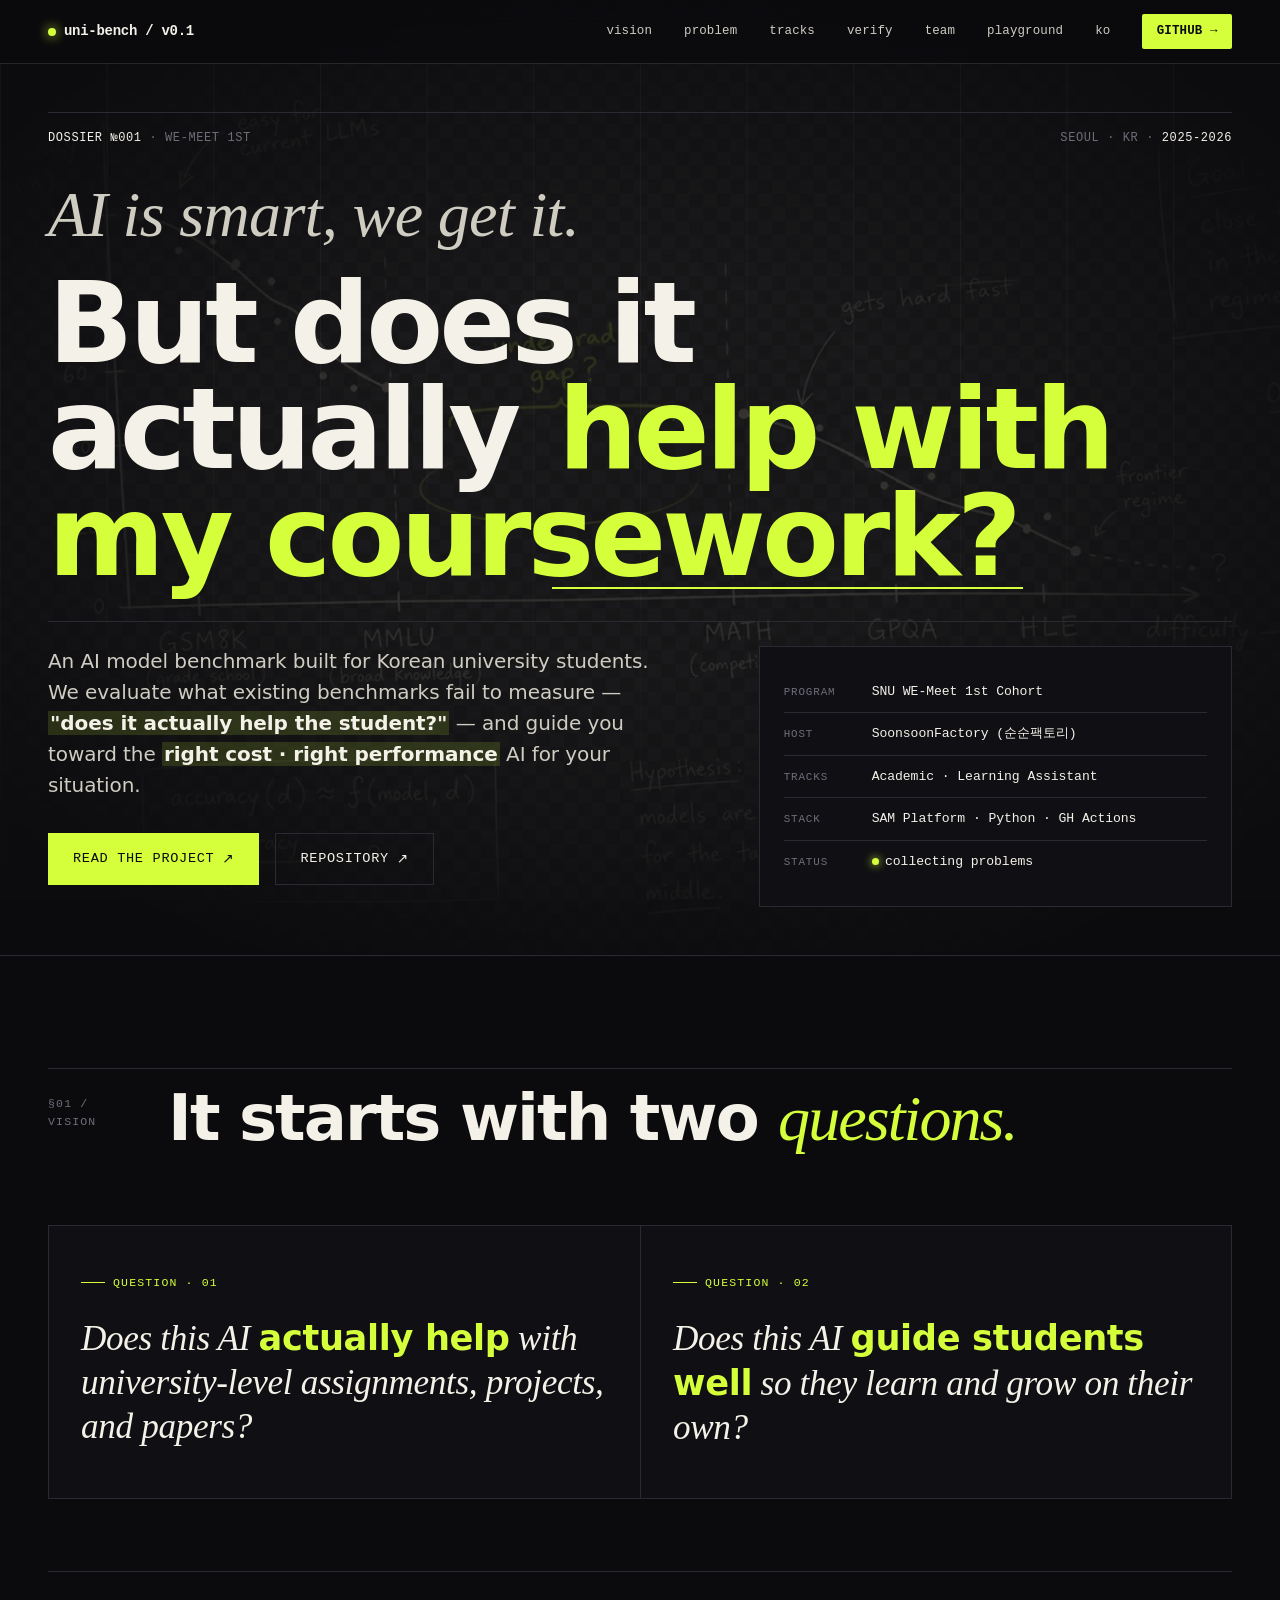
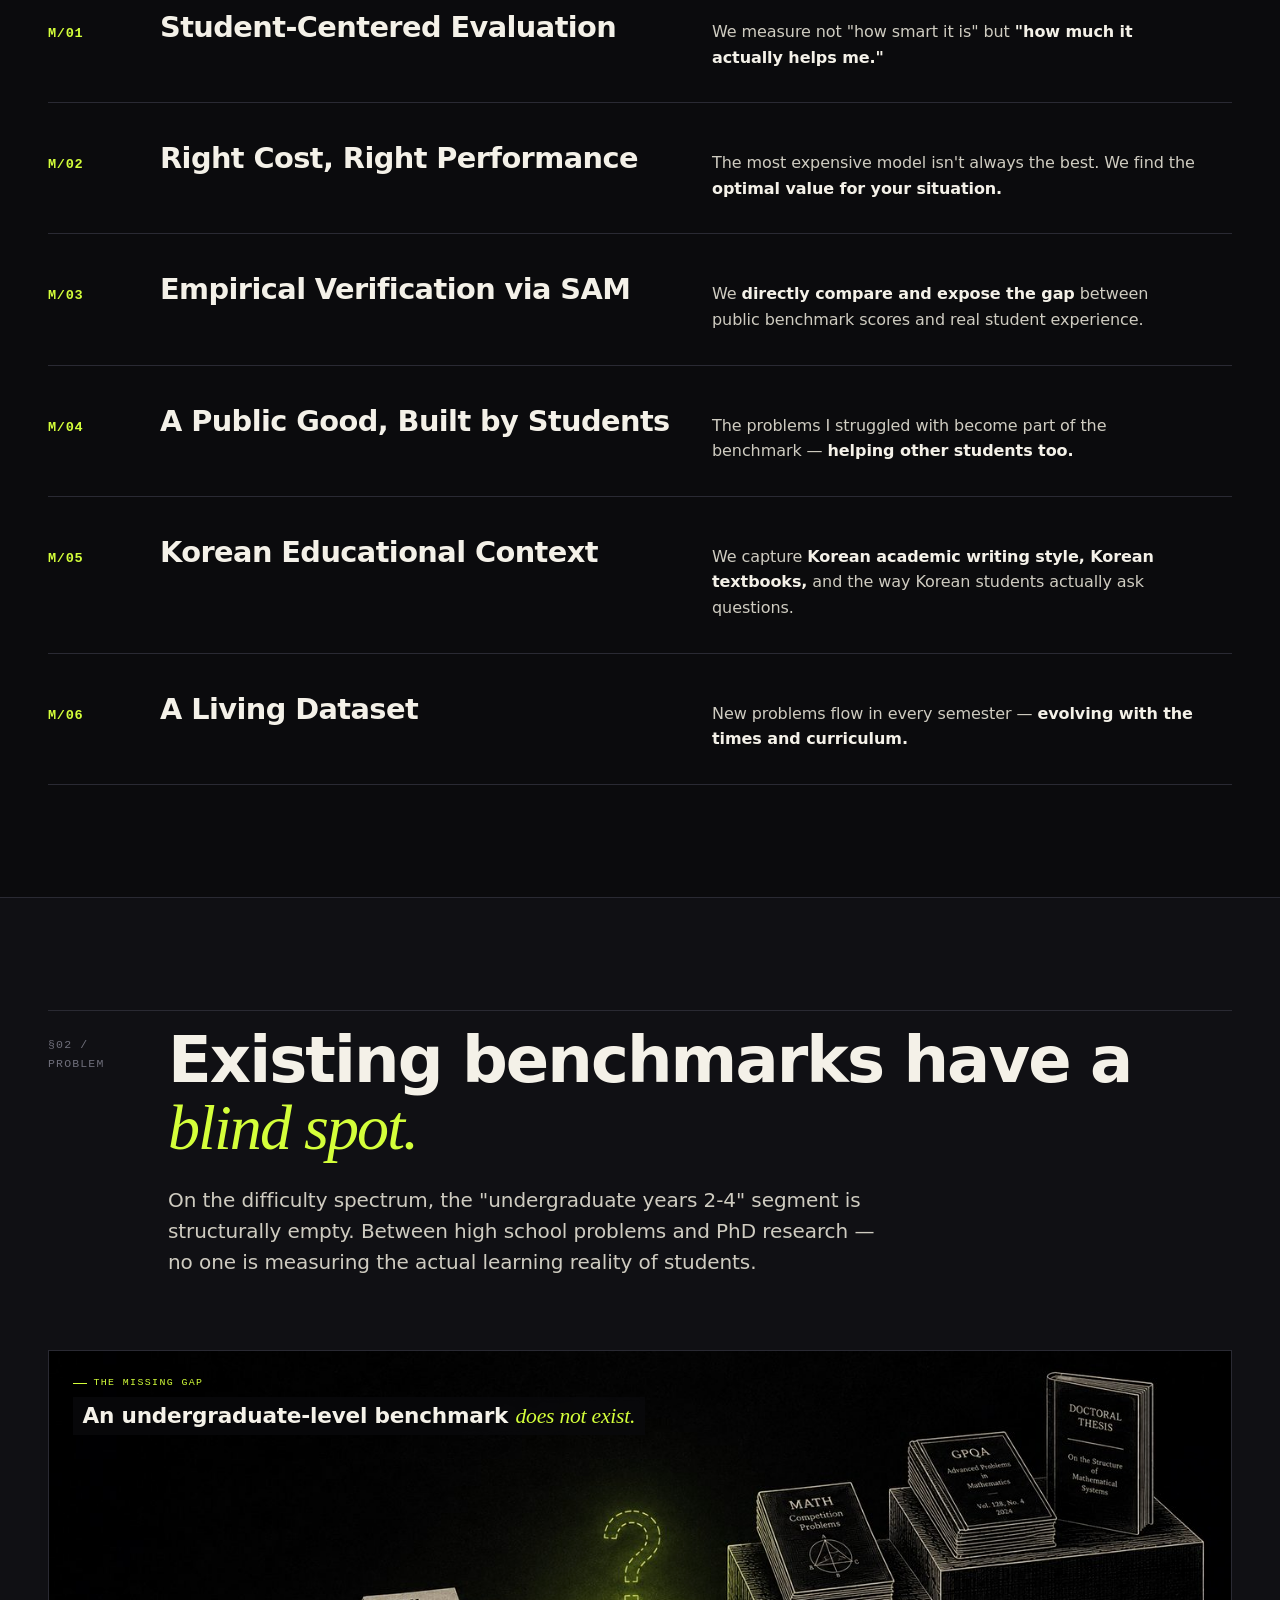
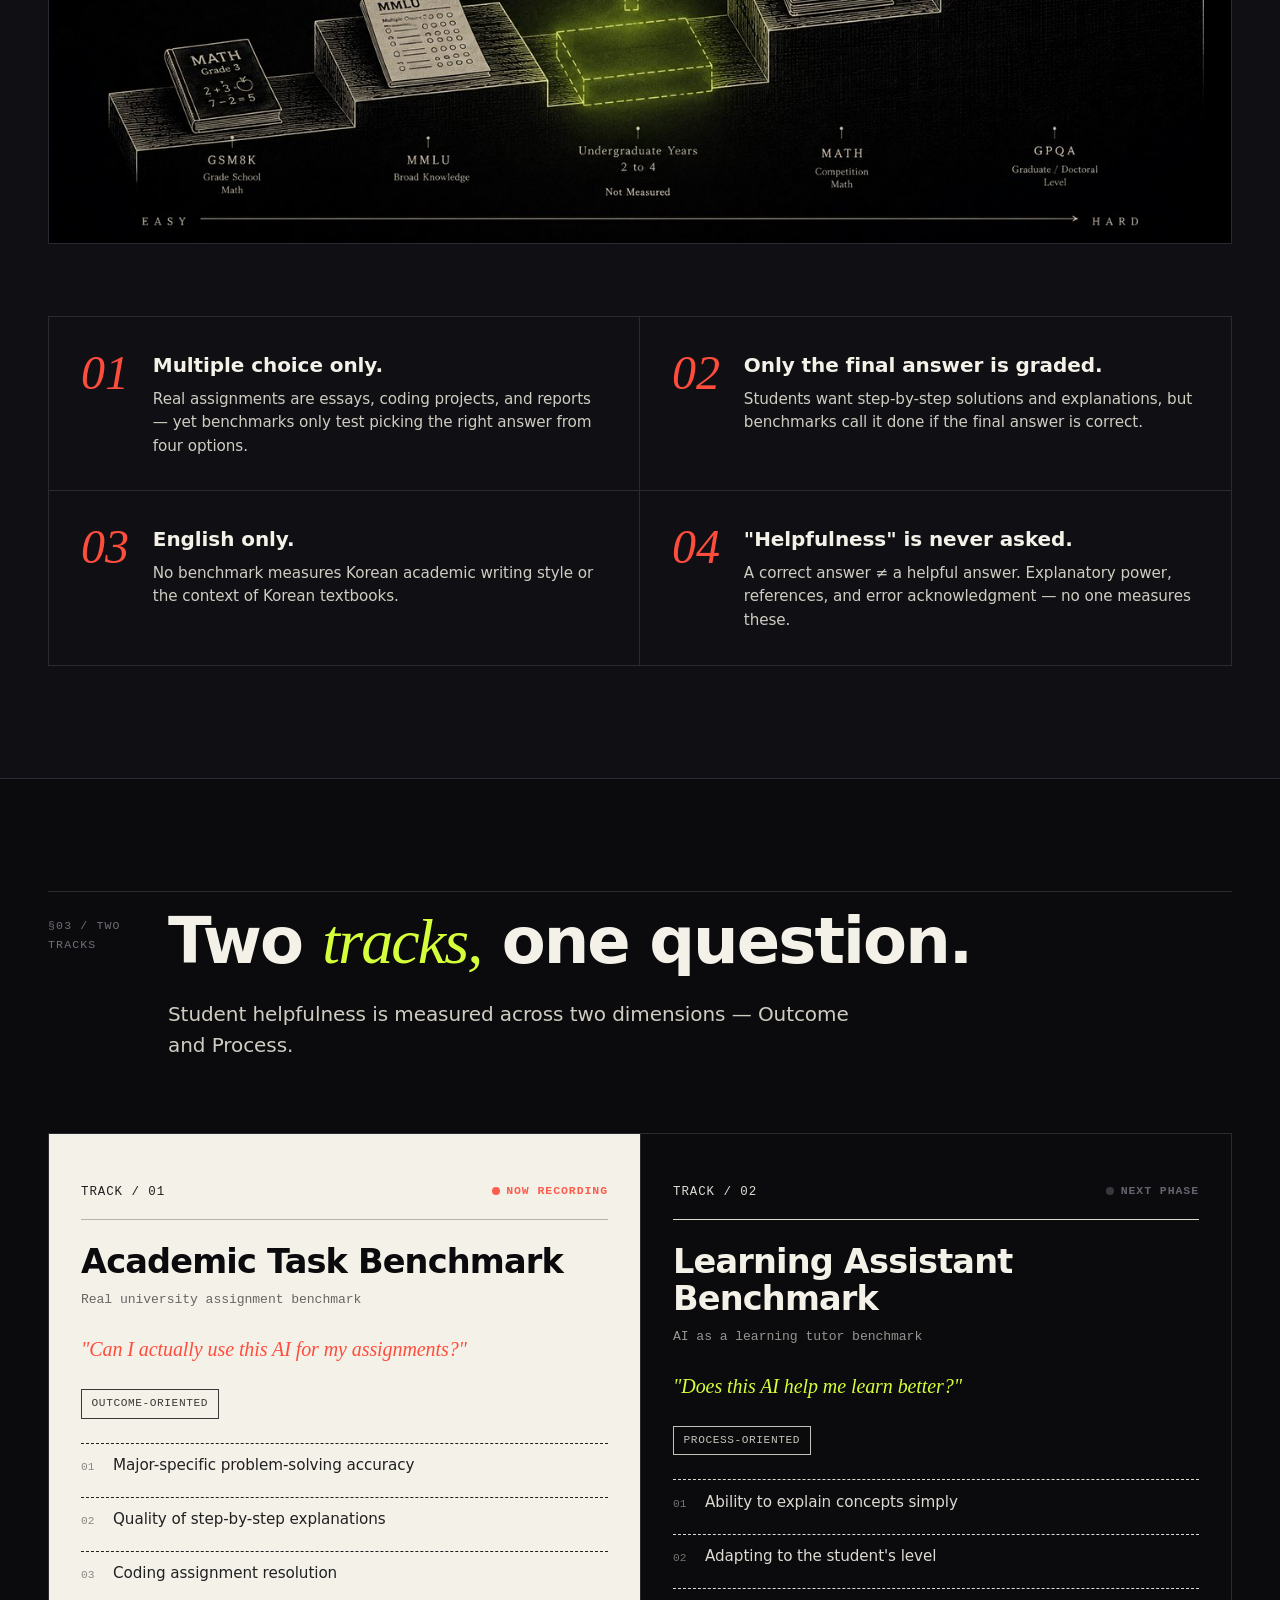
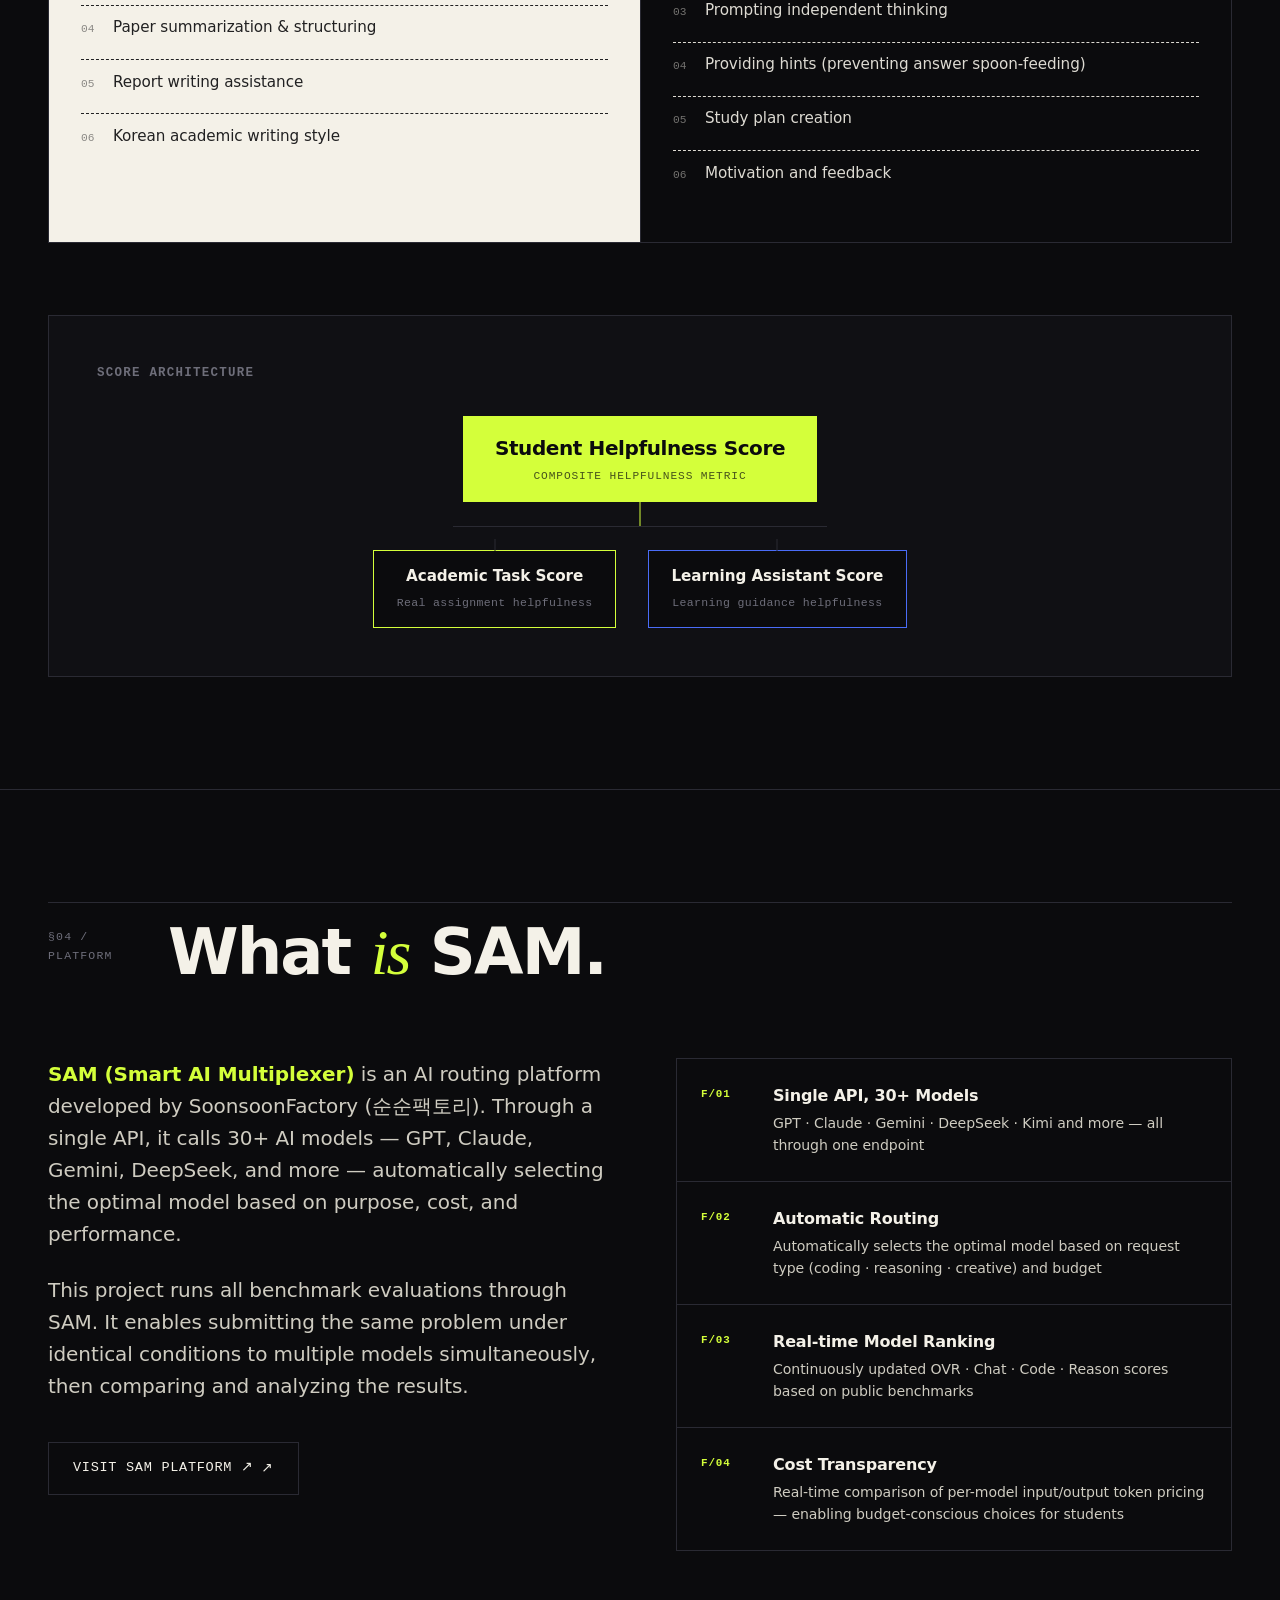
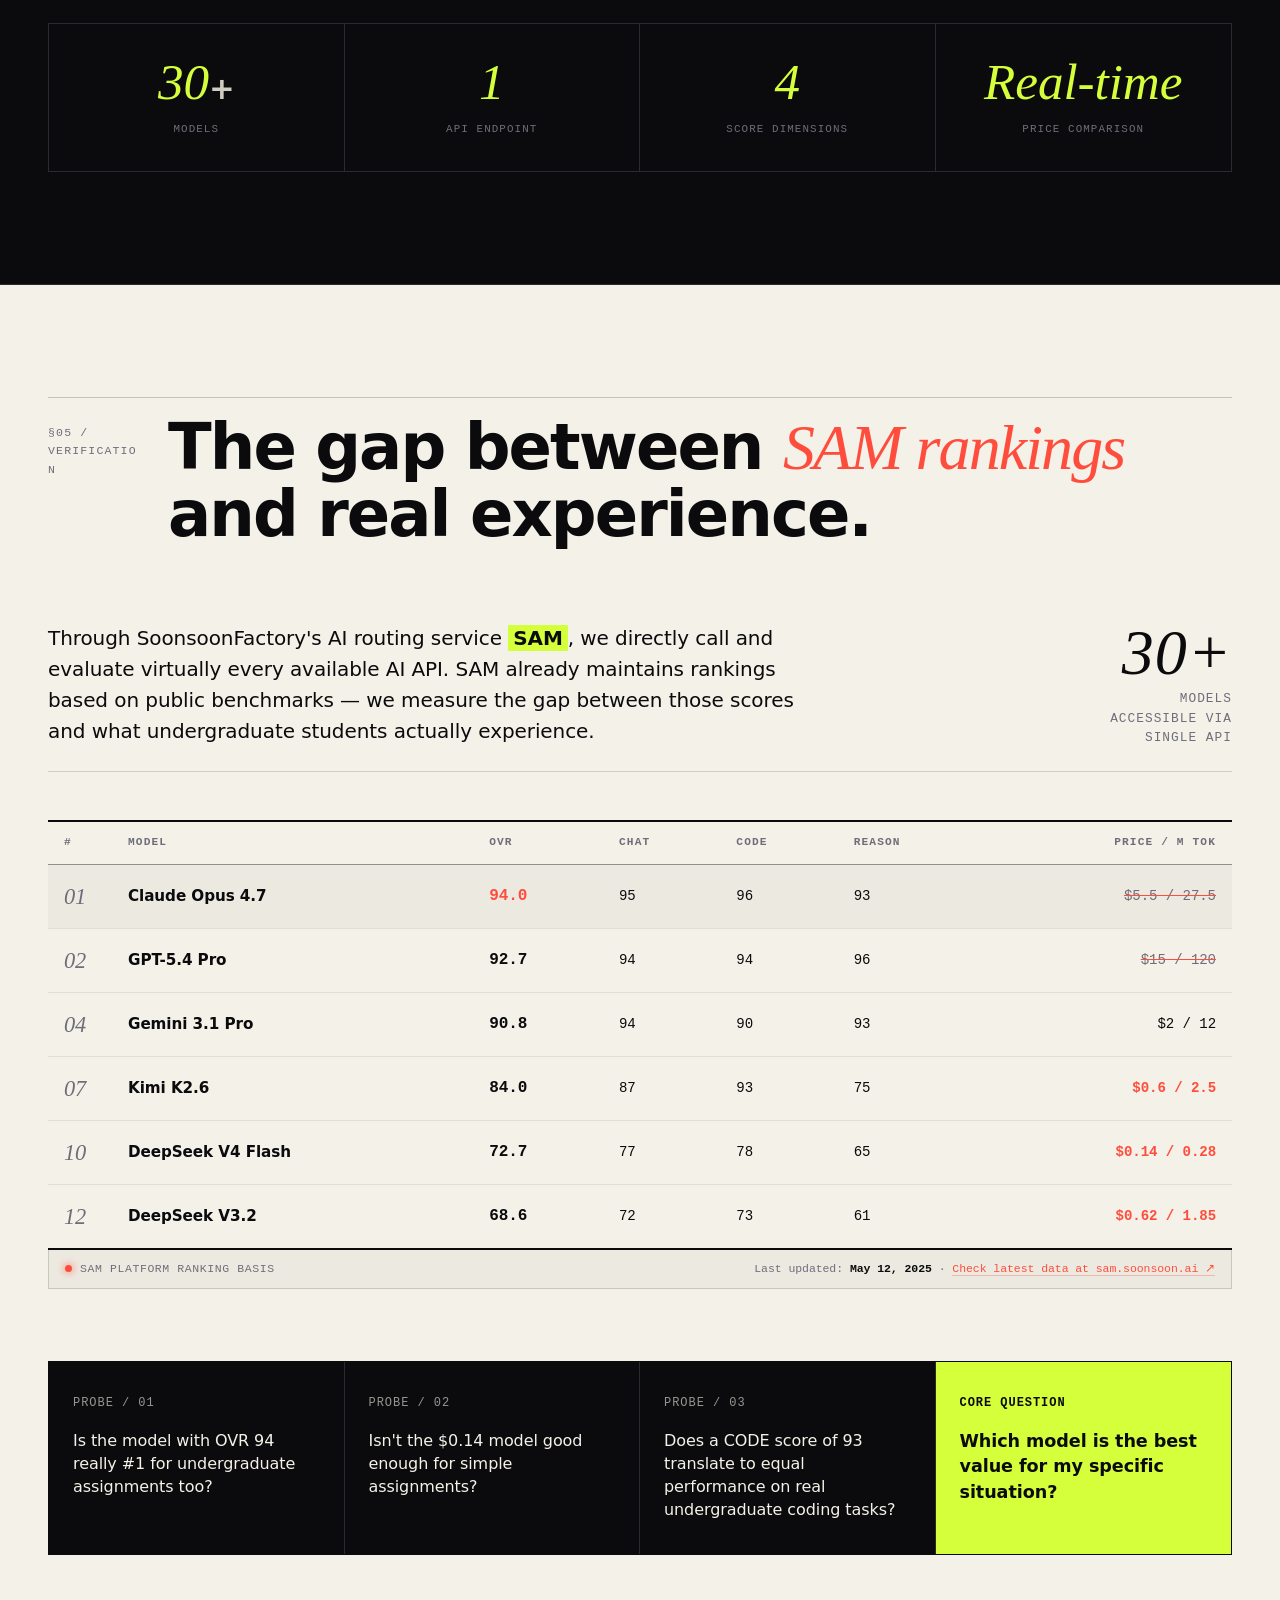
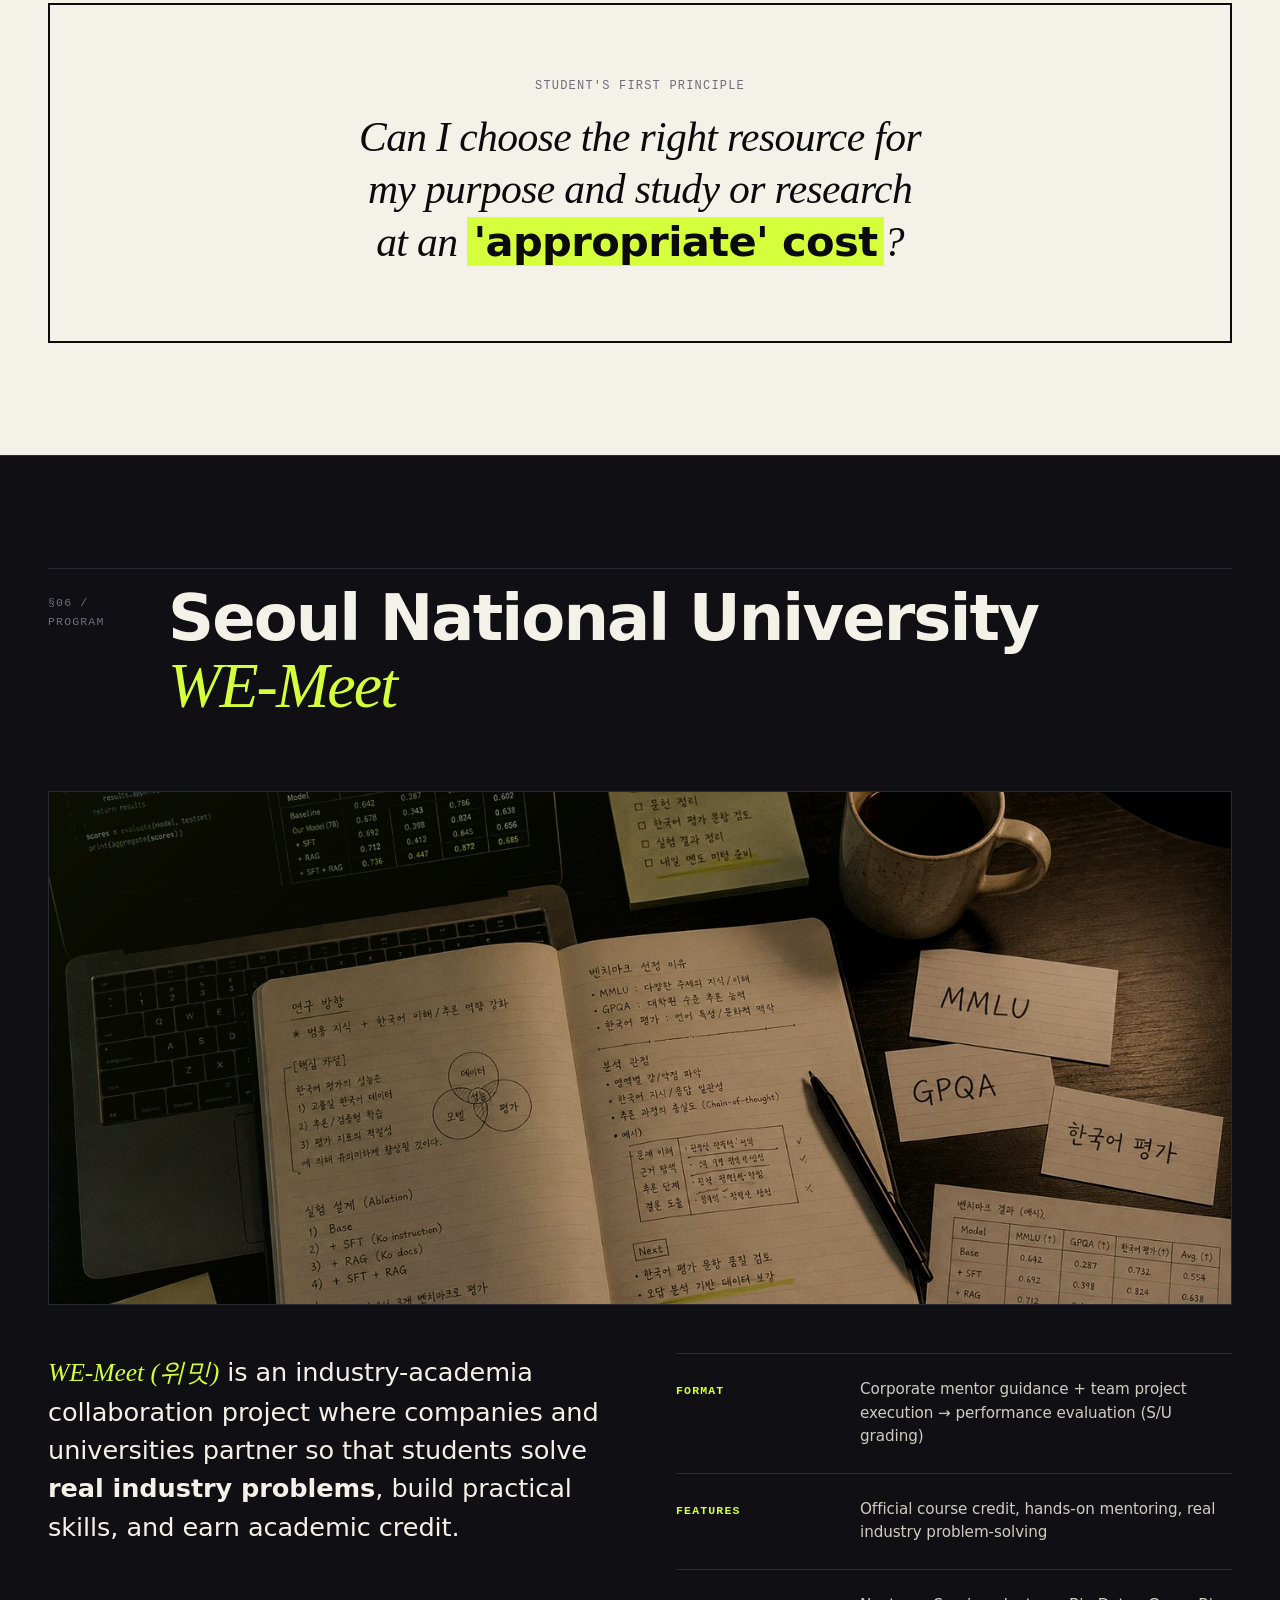
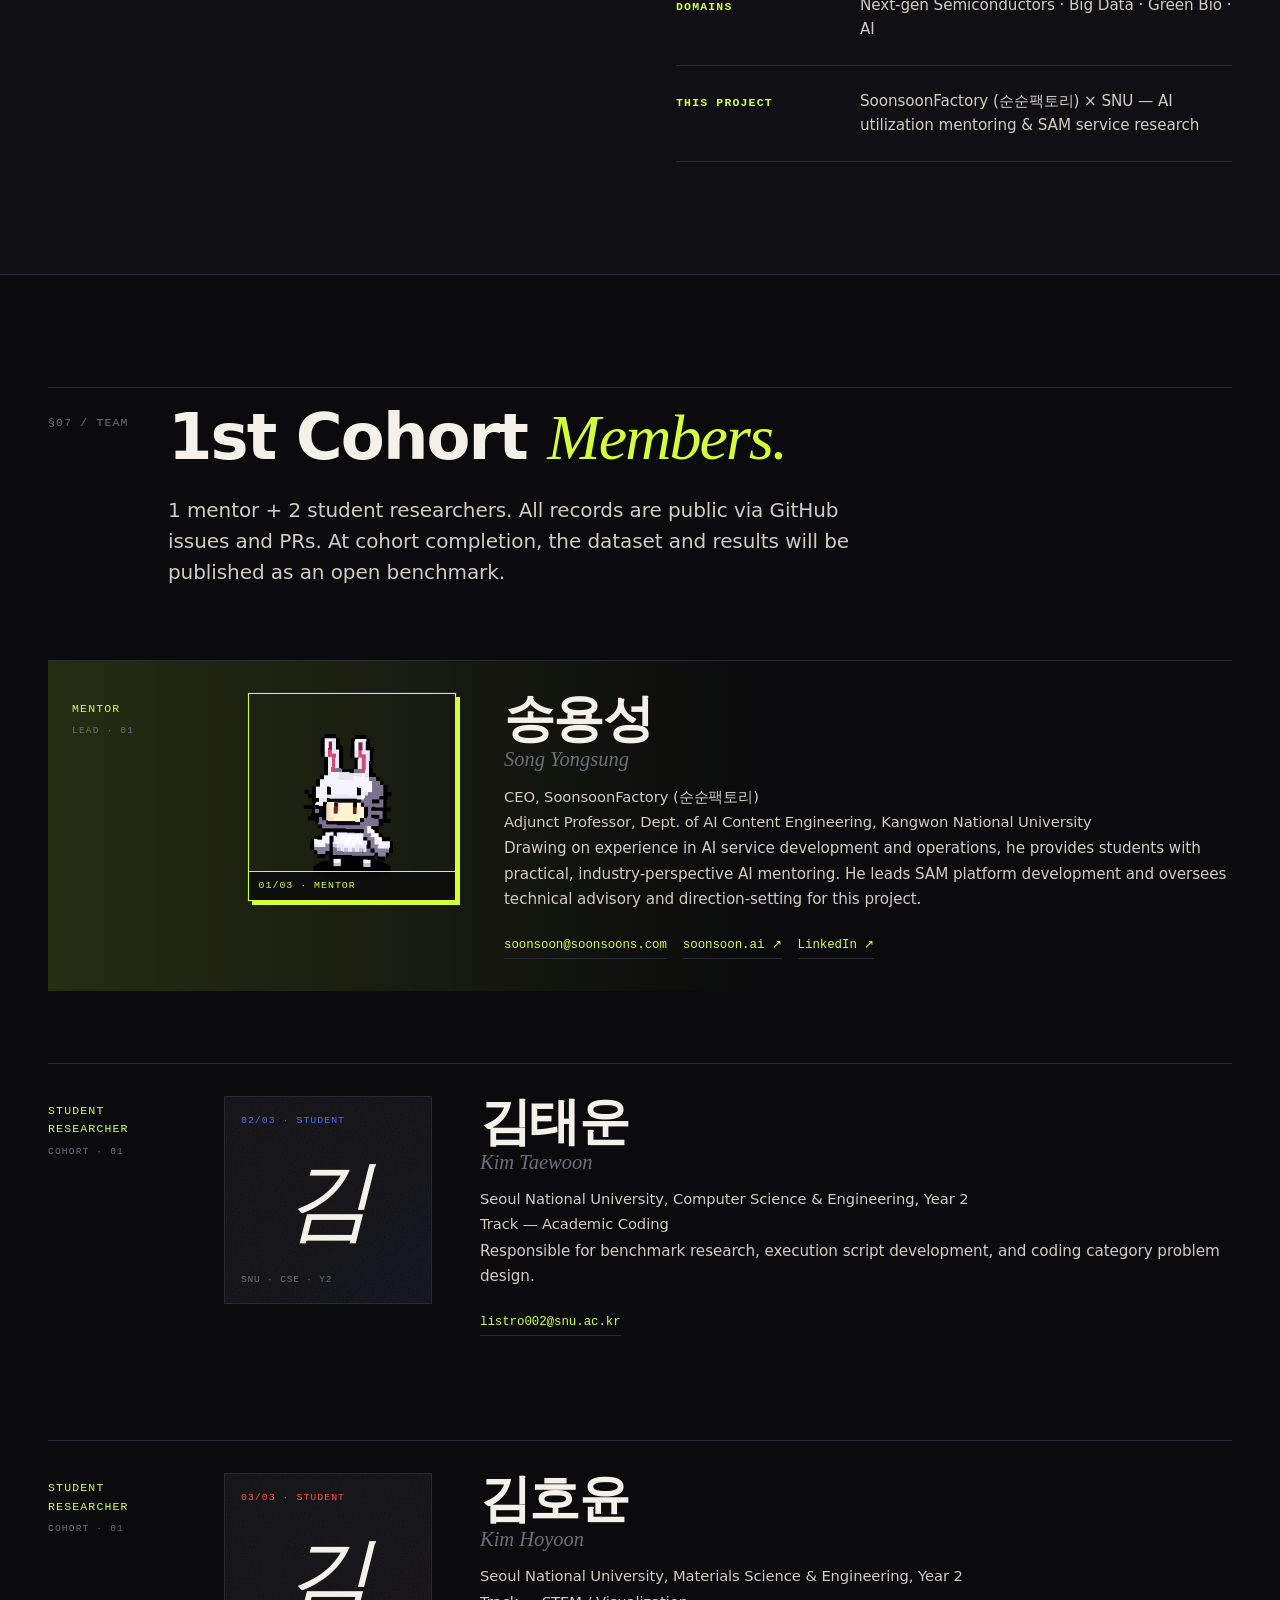
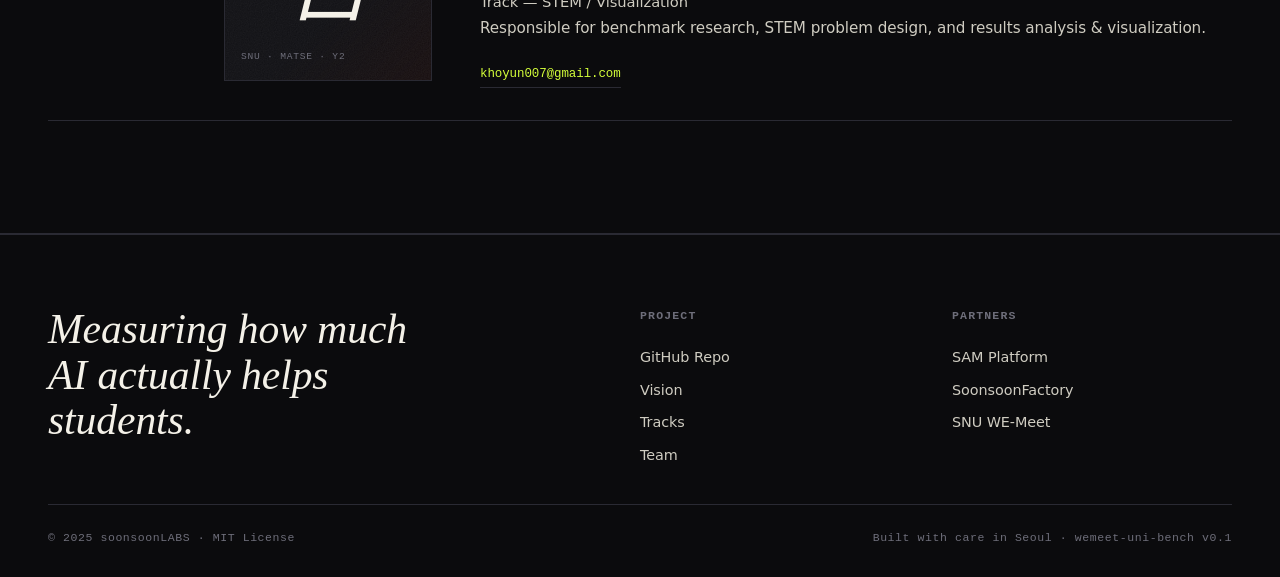
<file: website/en.html>
<!DOCTYPE html>
<html lang="en">
<head>
  <meta charset="UTF-8" />
  <meta name="viewport" content="width=device-width, initial-scale=1.0" />
  <title>wemeet-uni-bench — AI Benchmark for Korean University Students</title>
  <meta name="description" content="Measuring whether AI actually helps students. An AI benchmark project by SNU WE-Meet × SoonsoonFactory (순순팩토리)." />

  <!-- Alternate language -->
  <link rel="alternate" hreflang="ko" href="index.html" />
  <link rel="alternate" hreflang="en" href="en.html" />

  <!-- Open Graph -->
  <meta property="og:title" content="wemeet-uni-bench — AI Benchmark for Korean University Students" />
  <meta property="og:description" content="AI is smart, we get it. But does it actually help with my coursework? Evaluating real student helpfulness that existing benchmarks fail to measure." />
  <meta property="og:type" content="website" />
  <meta property="og:url" content="https://soonsoonlabs.github.io/wemeet-uni-bench/" />
  <meta property="og:image" content="https://soonsoonlabs.github.io/wemeet-uni-bench/Asset/og-cover.jpg" />
  <meta property="og:image:width" content="1200" />
  <meta property="og:image:height" content="630" />
  <meta property="og:locale" content="en_US" />
  <meta property="og:site_name" content="wemeet-uni-bench" />

  <!-- Twitter Card -->
  <meta name="twitter:card" content="summary_large_image" />
  <meta name="twitter:title" content="wemeet-uni-bench" />
  <meta name="twitter:description" content="AI is smart, we get it. But does it actually help with my coursework?" />
  <meta name="twitter:image" content="https://soonsoonlabs.github.io/wemeet-uni-bench/Asset/og-cover.jpg" />

  <link rel="stylesheet" href="style.css" />
</head>
<body>

  <!-- =============== NAV =============== -->
  <nav class="nav">
    <div class="nav-inner">
      <a href="#" class="nav-logo">uni-bench / v0.1</a>
      <div class="nav-links">
        <a href="#vision" class="nav-key">vision</a>
        <a href="#problem">problem</a>
        <a href="#tracks">tracks</a>
        <a href="#sam" class="nav-key">verify</a>
        <a href="#team">team</a>
        <a href="playground/versions.html" class="nav-key">playground</a>
        <a href="index.html">KO</a>
        <a href="https://github.com/soonsoonLABS/wemeet-uni-bench" target="_blank" rel="noopener" class="nav-cta">GITHUB →</a>
      </div>
    </div>
  </nav>

  <!-- =============== HERO =============== -->
  <header class="hero">
    <img src="Asset/002.jpg" class="hero-plot-img" alt="" aria-hidden="true" />
    <div class="wrap">
      <p class="hero-meta reveal">
        <span><b>DOSSIER №001</b> · WE-Meet 1st</span>
        <span>SEOUL · KR · <b>2025-2026</b></span>
      </p>

      <h1 class="hero-title reveal">
        <span class="serif">AI is smart, we get it.</span>
        <span class="hero-title-line">But does it actually <mark>help with my coursework?</mark></span>
      </h1>

      <div class="hero-body reveal">
        <div>
          <p class="hero-desc">
            An AI model benchmark built for Korean university students. We evaluate
            what existing benchmarks fail to measure —
            <strong>"does it actually help the student?"</strong> — and guide you
            toward the <strong>right cost · right performance</strong> AI
            for your situation.
          </p>
          <div class="hero-actions" style="margin-top: 2rem;">
            <a href="#vision" class="btn btn-primary">Read the Project</a>
            <a href="https://github.com/soonsoonLABS/wemeet-uni-bench" target="_blank" rel="noopener" class="btn btn-ghost">Repository</a>
          </div>
        </div>
        <dl class="hero-aside">
          <div><dt>Program</dt><dd>SNU WE-Meet 1st Cohort</dd></div>
          <div><dt>Host</dt><dd>SoonsoonFactory (순순팩토리)</dd></div>
          <div><dt>Tracks</dt><dd>Academic · Learning Assistant</dd></div>
          <div><dt>Stack</dt><dd>SAM Platform · Python · GH Actions</dd></div>
          <div><dt>Status</dt><dd><span class="status-dot"></span>collecting problems</dd></div>
        </dl>
      </div>
    </div>
  </header>


  <!-- =============== VISION =============== -->
  <section id="vision" class="section">
    <div class="wrap">
      <header class="section-head">
        <p class="section-tag">§01 / Vision</p>
        <div>
          <h2 class="section-title">It starts with two <em>questions.</em></h2>
        </div>
      </header>

      <div class="questions">
        <div class="q-item">
          <p class="q-num">Question · 01</p>
          <p class="q-text">Does this AI <b>actually help</b> with university-level assignments, projects, and papers?</p>
        </div>
        <div class="q-item">
          <p class="q-num">Question · 02</p>
          <p class="q-text">Does this AI <b>guide students well</b> so they learn and grow on their own?</p>
        </div>
      </div>

      <div class="manifesto">
        <article class="manifesto-item">
          <span class="manifesto-num">M/01</span>
          <h3 class="manifesto-title">Student-Centered Evaluation</h3>
          <p class="manifesto-desc">We measure not "how smart it is" but <b>"how much it actually helps me."</b></p>
        </article>
        <article class="manifesto-item">
          <span class="manifesto-num">M/02</span>
          <h3 class="manifesto-title">Right Cost, Right Performance</h3>
          <p class="manifesto-desc">The most expensive model isn't always the best. We find the <b>optimal value for your situation.</b></p>
        </article>
        <article class="manifesto-item">
          <span class="manifesto-num">M/03</span>
          <h3 class="manifesto-title">Empirical Verification via SAM</h3>
          <p class="manifesto-desc">We <b>directly compare and expose the gap</b> between public benchmark scores and real student experience.</p>
        </article>
        <article class="manifesto-item">
          <span class="manifesto-num">M/04</span>
          <h3 class="manifesto-title">A Public Good, Built by Students</h3>
          <p class="manifesto-desc">The problems I struggled with become part of the benchmark — <b>helping other students too.</b></p>
        </article>
        <article class="manifesto-item">
          <span class="manifesto-num">M/05</span>
          <h3 class="manifesto-title">Korean Educational Context</h3>
          <p class="manifesto-desc">We capture <b>Korean academic writing style, Korean textbooks,</b> and the way Korean students actually ask questions.</p>
        </article>
        <article class="manifesto-item">
          <span class="manifesto-num">M/06</span>
          <h3 class="manifesto-title">A Living Dataset</h3>
          <p class="manifesto-desc">New problems flow in every semester — <b>evolving with the times and curriculum.</b></p>
        </article>
      </div>
    </div>
  </section>


  <!-- =============== PROBLEM =============== -->
  <section id="problem" class="section section-ink">
    <div class="wrap">
      <header class="section-head">
        <p class="section-tag">§02 / Problem</p>
        <div>
          <h2 class="section-title">Existing benchmarks have a <em>blind spot.</em></h2>
          <p class="section-sub">On the difficulty spectrum, the "undergraduate years 2-4" segment is structurally empty. Between high school problems and PhD research — no one is measuring the actual learning reality of students.</p>
        </div>
      </header>

      <figure class="gap-figure">
        <img src="Asset/003.jpg" alt="Benchmark difficulty spectrum — illustrating the missing undergraduate segment" />
        <div class="gap-figure-msg">
          <p class="gap-figure-msg-tag">The Missing Gap</p>
          <p class="gap-figure-msg-text">An undergraduate-level benchmark <em>does not exist.</em></p>
        </div>
      </figure>

      <div class="limits">
        <article class="limit-item">
          <div class="limit-num">01</div>
          <div>
            <h4 class="limit-title">Multiple choice only.</h4>
            <p class="limit-desc">Real assignments are essays, coding projects, and reports — yet benchmarks only test picking the right answer from four options.</p>
          </div>
        </article>
        <article class="limit-item">
          <div class="limit-num">02</div>
          <div>
            <h4 class="limit-title">Only the final answer is graded.</h4>
            <p class="limit-desc">Students want step-by-step solutions and explanations, but benchmarks call it done if the final answer is correct.</p>
          </div>
        </article>
        <article class="limit-item">
          <div class="limit-num">03</div>
          <div>
            <h4 class="limit-title">English only.</h4>
            <p class="limit-desc">No benchmark measures Korean academic writing style or the context of Korean textbooks.</p>
          </div>
        </article>
        <article class="limit-item">
          <div class="limit-num">04</div>
          <div>
            <h4 class="limit-title">"Helpfulness" is never asked.</h4>
            <p class="limit-desc">A correct answer ≠ a helpful answer. Explanatory power, references, and error acknowledgment — no one measures these.</p>
          </div>
        </article>
      </div>
    </div>
  </section>


  <!-- =============== TRACKS =============== -->
  <section id="tracks" class="section">
    <div class="wrap">
      <header class="section-head">
        <p class="section-tag">§03 / Two Tracks</p>
        <div>
          <h2 class="section-title">Two <em>tracks,</em> one question.</h2>
          <p class="section-sub">Student helpfulness is measured across two dimensions — Outcome and Process.</p>
        </div>
      </header>

      <div class="tracks">
        <article class="track is-live">
          <header class="track-head">
            <span class="track-id">Track / 01</span>
            <span class="track-status">NOW RECORDING</span>
          </header>
          <h3 class="track-name">Academic Task Benchmark</h3>
          <p class="track-sub">Real university assignment benchmark</p>
          <p class="track-q">"Can I actually use this AI for my assignments?"</p>
          <span class="track-focus">Outcome-Oriented</span>
          <ul class="track-items">
            <li>Major-specific problem-solving accuracy</li>
            <li>Quality of step-by-step explanations</li>
            <li>Coding assignment resolution</li>
            <li>Paper summarization & structuring</li>
            <li>Report writing assistance</li>
            <li>Korean academic writing style</li>
          </ul>
        </article>

        <article class="track">
          <header class="track-head">
            <span class="track-id">Track / 02</span>
            <span class="track-status is-pending">NEXT PHASE</span>
          </header>
          <h3 class="track-name">Learning Assistant Benchmark</h3>
          <p class="track-sub">AI as a learning tutor benchmark</p>
          <p class="track-q">"Does this AI help me learn better?"</p>
          <span class="track-focus">Process-Oriented</span>
          <ul class="track-items">
            <li>Ability to explain concepts simply</li>
            <li>Adapting to the student's level</li>
            <li>Prompting independent thinking</li>
            <li>Providing hints (preventing answer spoon-feeding)</li>
            <li>Study plan creation</li>
            <li>Motivation and feedback</li>
          </ul>
        </article>
      </div>

      <div class="score-block">
        <h3>Score Architecture</h3>
        <div class="score-tree">
          <div class="score-root">
            Student Helpfulness Score
            <small>Composite helpfulness metric</small>
          </div>
          <div class="score-children">
            <div class="score-child is-1">
              <b>Academic Task Score</b>
              <small>Real assignment helpfulness</small>
            </div>
            <div class="score-child is-2">
              <b>Learning Assistant Score</b>
              <small>Learning guidance helpfulness</small>
            </div>
          </div>
        </div>
      </div>
    </div>
  </section>


  <!-- =============== SAM PLATFORM =============== -->
  <section id="sam-platform" class="section">
    <div class="wrap">
      <header class="section-head">
        <p class="section-tag">§04 / Platform</p>
        <div>
          <h2 class="section-title">What <em>is</em> SAM.</h2>
        </div>
      </header>

      <div class="sam-platform-grid">
        <div class="sam-platform-lead">
          <p class="sam-platform-desc">
            <strong>SAM (Smart AI Multiplexer)</strong> is an AI routing platform
            developed by SoonsoonFactory (순순팩토리). Through a single API, it calls
            30+ AI models — GPT, Claude, Gemini, DeepSeek, and more — automatically
            selecting the optimal model based on purpose, cost, and performance.
          </p>
          <p class="sam-platform-desc">
            This project runs all benchmark evaluations through SAM.
            It enables submitting the same problem under identical conditions
            to multiple models simultaneously, then comparing and analyzing
            the results.
          </p>
          <a href="https://sam.soonsoon.ai" target="_blank" rel="noopener" class="btn btn-ghost sam-platform-cta">Visit SAM Platform ↗</a>
        </div>

        <div class="sam-platform-features">
          <div class="sam-feat">
            <span class="sam-feat-n">F/01</span>
            <div>
              <h4 class="sam-feat-title">Single API, 30+ Models</h4>
              <p class="sam-feat-desc">GPT · Claude · Gemini · DeepSeek · Kimi and more — all through one endpoint</p>
            </div>
          </div>
          <div class="sam-feat">
            <span class="sam-feat-n">F/02</span>
            <div>
              <h4 class="sam-feat-title">Automatic Routing</h4>
              <p class="sam-feat-desc">Automatically selects the optimal model based on request type (coding · reasoning · creative) and budget</p>
            </div>
          </div>
          <div class="sam-feat">
            <span class="sam-feat-n">F/03</span>
            <div>
              <h4 class="sam-feat-title">Real-time Model Ranking</h4>
              <p class="sam-feat-desc">Continuously updated OVR · Chat · Code · Reason scores based on public benchmarks</p>
            </div>
          </div>
          <div class="sam-feat">
            <span class="sam-feat-n">F/04</span>
            <div>
              <h4 class="sam-feat-title">Cost Transparency</h4>
              <p class="sam-feat-desc">Real-time comparison of per-model input/output token pricing — enabling budget-conscious choices for students</p>
            </div>
          </div>
        </div>
      </div>

      <div class="sam-platform-stat-row">
        <div class="sam-stat-item">
          <b>30<span>+</span></b>
          <small>Models</small>
        </div>
        <div class="sam-stat-item">
          <b>1</b>
          <small>API Endpoint</small>
        </div>
        <div class="sam-stat-item">
          <b>4</b>
          <small>Score Dimensions</small>
        </div>
        <div class="sam-stat-item">
          <b>Real-time</b>
          <small>Price Comparison</small>
        </div>
      </div>
    </div>
  </section>


  <!-- =============== SAM VERIFY =============== -->
  <section id="sam" class="section section-paper">
    <div class="wrap">
      <header class="section-head">
        <p class="section-tag">§05 / Verification</p>
        <div>
          <h2 class="section-title">The gap between <em>SAM rankings</em> and real experience.</h2>
        </div>
      </header>

      <div class="sam-lead">
        <p>
          Through SoonsoonFactory's AI routing service <strong>SAM</strong>, we directly
          call and evaluate virtually every available AI API. SAM already maintains
          rankings based on public benchmarks — we measure the gap between those
          scores and what undergraduate students actually experience.
        </p>
        <div class="sam-lead-stat">
          <b>30+</b>
          <span>Models accessible via single API</span>
        </div>
      </div>

      <div class="sam-table-wrap">
      <table class="sam-table">
        <thead>
          <tr>
            <th style="width: 4rem;">#</th>
            <th>Model</th>
            <th>OVR</th>
            <th>Chat</th>
            <th>Code</th>
            <th>Reason</th>
            <th style="text-align: right;">Price / M tok</th>
          </tr>
        </thead>
        <tbody>
          <tr class="is-top">
            <td class="rank">01</td>
            <td class="model-name">Claude Opus 4.7</td>
            <td class="ovr">94.0</td><td>95</td><td>96</td><td>93</td>
            <td class="price price-hi" style="text-align: right;">$5.5 / 27.5</td>
          </tr>
          <tr>
            <td class="rank">02</td>
            <td class="model-name">GPT-5.4 Pro</td>
            <td class="ovr">92.7</td><td>94</td><td>94</td><td>96</td>
            <td class="price price-hi" style="text-align: right;">$15 / 120</td>
          </tr>
          <tr>
            <td class="rank">04</td>
            <td class="model-name">Gemini 3.1 Pro</td>
            <td class="ovr">90.8</td><td>94</td><td>90</td><td>93</td>
            <td class="price" style="text-align: right;">$2 / 12</td>
          </tr>
          <tr class="is-cheap">
            <td class="rank">07</td>
            <td class="model-name">Kimi K2.6</td>
            <td class="ovr">84.0</td><td>87</td><td>93</td><td>75</td>
            <td class="price" style="text-align: right;">$0.6 / 2.5</td>
          </tr>
          <tr class="is-cheap">
            <td class="rank">10</td>
            <td class="model-name">DeepSeek V4 Flash</td>
            <td class="ovr">72.7</td><td>77</td><td>78</td><td>65</td>
            <td class="price" style="text-align: right;">$0.14 / 0.28</td>
          </tr>
          <tr class="is-cheap">
            <td class="rank">12</td>
            <td class="model-name">DeepSeek V3.2</td>
            <td class="ovr">68.6</td><td>72</td><td>73</td><td>61</td>
            <td class="price" style="text-align: right;">$0.62 / 1.85</td>
          </tr>
        </tbody>
      </table>
      </div>
      <div class="sam-table-meta">
        <span class="sam-table-meta-src">
          <span class="sam-table-meta-dot"></span>
          SAM Platform ranking basis
        </span>
        <span class="sam-table-meta-update">
          Last updated: <b>May 12, 2025</b> · <a href="https://sam.soonsoon.ai" target="_blank" rel="noopener">Check latest data at sam.soonsoon.ai ↗</a>
        </span>
      </div>

      <div class="sam-q">
        <div class="sam-q-item">
          <p class="sam-q-n">Probe / 01</p>
          <p class="sam-q-t">Is the model with OVR 94 really #1 for undergraduate assignments too?</p>
        </div>
        <div class="sam-q-item">
          <p class="sam-q-n">Probe / 02</p>
          <p class="sam-q-t">Isn't the $0.14 model good enough for simple assignments?</p>
        </div>
        <div class="sam-q-item">
          <p class="sam-q-n">Probe / 03</p>
          <p class="sam-q-t">Does a CODE score of 93 translate to equal performance on real undergraduate coding tasks?</p>
        </div>
        <div class="sam-q-item is-key">
          <p class="sam-q-n">Core Question</p>
          <p class="sam-q-t">Which model is the best value for my specific situation?</p>
        </div>
      </div>

      <div class="sam-closer">
        <small>Student's first principle</small>
        <h3>Can I choose the right resource for my purpose and study or research at an <b>'appropriate' cost</b>?</h3>
      </div>
    </div>
  </section>


  <!-- =============== WE-MEET =============== -->
  <section class="section section-ink">
    <div class="wrap">
      <header class="section-head">
        <p class="section-tag">§06 / Program</p>
        <div>
          <h2 class="section-title">Seoul National University <em>WE-Meet</em></h2>
        </div>
      </header>

      <figure class="wemeet-figure">
        <img src="Asset/004.jpg" alt="WE-Meet industry-academia program — mentors and students collaborating on research" />
      </figure>

      <div class="wemeet">
        <p class="wemeet-lead">
          <span class="serif">WE-Meet (위밋)</span> is an industry-academia collaboration
          project where companies and universities partner so that students solve
          <strong>real industry problems</strong>, build practical skills,
          and earn academic credit.
        </p>
        <dl class="wemeet-dl">
          <div>
            <dt>Format</dt>
            <dd>Corporate mentor guidance + team project execution → performance evaluation (S/U grading)</dd>
          </div>
          <div>
            <dt>Features</dt>
            <dd>Official course credit, hands-on mentoring, real industry problem-solving</dd>
          </div>
          <div>
            <dt>Domains</dt>
            <dd>Next-gen Semiconductors · Big Data · Green Bio · AI</dd>
          </div>
          <div>
            <dt>This Project</dt>
            <dd>SoonsoonFactory (순순팩토리) × SNU — AI utilization mentoring & SAM service research</dd>
          </div>
        </dl>
      </div>
    </div>
  </section>


  <!-- =============== TEAM =============== -->
  <section id="team" class="section">
    <div class="wrap">
      <header class="section-head">
        <p class="section-tag">§07 / Team</p>
        <div>
          <h2 class="section-title">1st Cohort <em>Members.</em></h2>
          <p class="section-sub">1 mentor + 2 student researchers. All records are public via GitHub issues and PRs. At cohort completion, the dataset and results will be published as an open benchmark.</p>
        </div>
      </header>

      <div class="team-block">
        <!-- Mentor -->
        <article class="person is-lead">
          <div class="person-id">
            Mentor
            <small>Lead · 01</small>
          </div>
          <div class="person-card-wrap">
            <div class="profile-card profile-card-mentor">
              <div class="profile-img-wrap">
                <img src="Asset/member_0.gif" alt="송용성 profile" class="profile-img" />
                <span class="profile-badge">01/03 · MENTOR</span>
              </div>
            </div>
          </div>
          <div>
            <h3 class="person-name">
              송용성
              <span class="latin">Song Yongsung</span>
            </h3>
            <div class="person-meta">
              <p>CEO, SoonsoonFactory (순순팩토리)</p>
              <p>Adjunct Professor, Dept. of AI Content Engineering, Kangwon National University</p>
            </div>
            <div class="person-bio">
              <p>Drawing on experience in AI service development and operations, he provides students with practical, industry-perspective AI mentoring. He leads SAM platform development and oversees technical advisory and direction-setting for this project.</p>
              <div class="person-links">
                <a href="mailto:soonsoon@soonsoons.com">soonsoon@soonsoons.com</a>
                <a href="https://soonsoon.ai" target="_blank" rel="noopener">soonsoon.ai ↗</a>
                <a href="https://www.linkedin.com/in/soonsoon/" target="_blank" rel="noopener">LinkedIn ↗</a>
              </div>
            </div>
          </div>
        </article>

        <!-- Student 1 -->
        <article class="person">
          <div class="person-id">
            Student Researcher
            <small>Cohort · 01</small>
          </div>
          <div class="person-card-wrap">
            <div class="typo-card typo-card-s1">
              <span class="typo-index">02/03 · STUDENT</span>
              <span class="typo-glyph">김</span>
              <span class="typo-sub">SNU · CSE · Y2</span>
            </div>
          </div>
          <div>
            <h3 class="person-name">
              김태운
              <span class="latin">Kim Taewoon</span>
            </h3>
            <div class="person-meta">
              <p>Seoul National University, Computer Science & Engineering, Year 2</p>
              <p>Track — Academic Coding</p>
            </div>
            <div class="person-bio">
              <p>Responsible for benchmark research, execution script development, and coding category problem design.</p>
              <div class="person-links">
                <a href="mailto:listro002@snu.ac.kr">listro002@snu.ac.kr</a>
              </div>
            </div>
          </div>
        </article>

        <!-- Student 2 -->
        <article class="person">
          <div class="person-id">
            Student Researcher
            <small>Cohort · 01</small>
          </div>
          <div class="person-card-wrap">
            <div class="typo-card typo-card-s2">
              <span class="typo-index">03/03 · STUDENT</span>
              <span class="typo-glyph">김</span>
              <span class="typo-sub">SNU · MATSE · Y2</span>
            </div>
          </div>
          <div>
            <h3 class="person-name">
              김호윤
              <span class="latin">Kim Hoyoon</span>
            </h3>
            <div class="person-meta">
              <p>Seoul National University, Materials Science & Engineering, Year 2</p>
              <p>Track — STEM / Visualization</p>
            </div>
            <div class="person-bio">
              <p>Responsible for benchmark research, STEM problem design, and results analysis & visualization.</p>
              <div class="person-links">
                <a href="mailto:khoyun007@gmail.com">khoyun007@gmail.com</a>
              </div>
            </div>
          </div>
        </article>
      </div>
    </div>
  </section>


  <!-- =============== FOOTER =============== -->
  <footer class="foot">
    <div class="wrap">
      <div class="foot-top">
        <div class="foot-brand">
          Measuring how much AI actually helps students.
        </div>
        <div class="foot-col">
          <h4>Project</h4>
          <a href="https://github.com/soonsoonLABS/wemeet-uni-bench" target="_blank" rel="noopener">GitHub Repo</a>
          <a href="#vision">Vision</a>
          <a href="#tracks">Tracks</a>
          <a href="#team">Team</a>
        </div>
        <div class="foot-col">
          <h4>Partners</h4>
          <a href="https://sam.soonsoon.ai" target="_blank" rel="noopener">SAM Platform</a>
          <a href="https://soonsoon.ai" target="_blank" rel="noopener">SoonsoonFactory</a>
          <a href="https://wemeet.snu.ac.kr" target="_blank" rel="noopener">SNU WE-Meet</a>
        </div>
      </div>
      <div class="foot-bot">
        <span>© 2025 soonsoonLABS · MIT License</span>
        <span>Built with care in Seoul · wemeet-uni-bench v0.1</span>
      </div>
    </div>
  </footer>

</body>
</html>
</file>
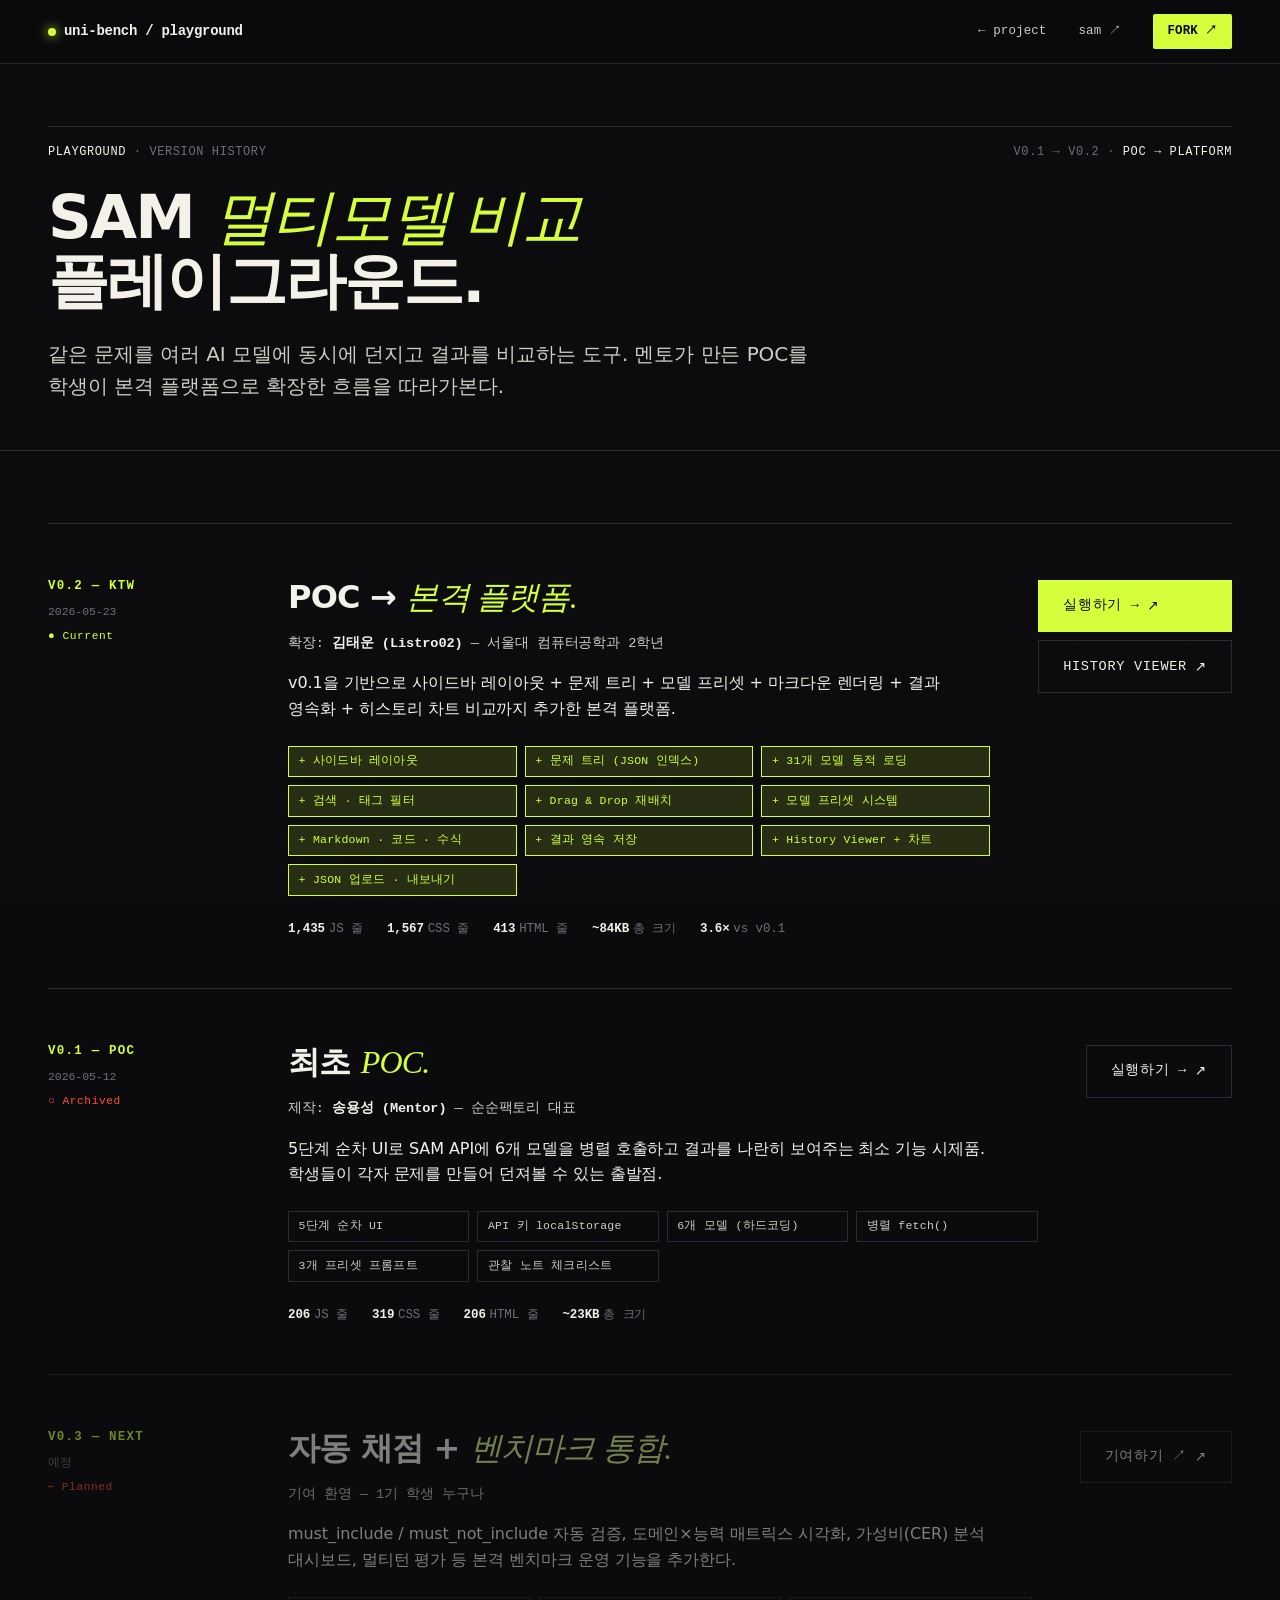
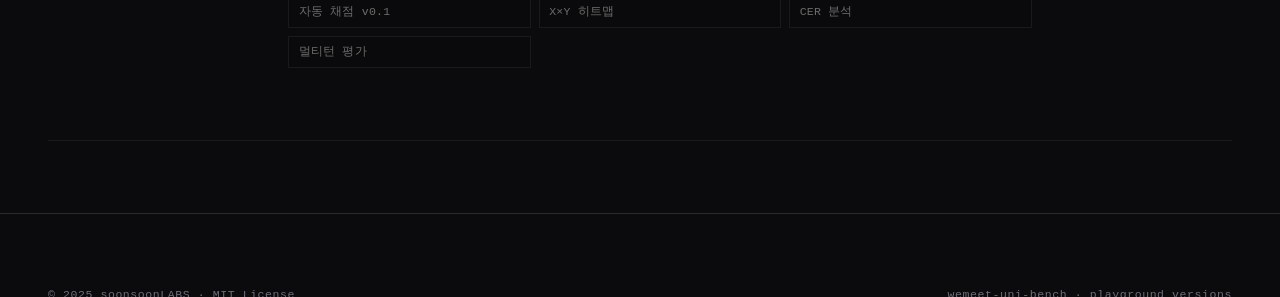
<file: website/playground/versions.html>
<!DOCTYPE html>
<html lang="ko">
<head>
  <meta charset="UTF-8" />
  <meta name="viewport" content="width=device-width, initial-scale=1.0" />
  <title>Playground Versions — wemeet-uni-bench</title>
  <meta name="description" content="SAM 멀티모델 비교 플레이그라운드의 버전 히스토리." />

  <link rel="stylesheet" href="../style.css" />
  <link rel="stylesheet" href="playground.css" />
  <style>
    /* ==== Versions page styles ============================================ */
    .versions-hero {
      padding: clamp(7rem, 14vh, 10rem) 0 var(--s-5);
      border-bottom: var(--edge-thin);
    }
    .versions-title {
      font-family: var(--ff-sans);
      font-weight: 800;
      font-size: clamp(2rem, 5vw, 3.8rem);
      line-height: 1.05;
      letter-spacing: -0.03em;
      color: var(--paper);
      margin: var(--s-3) 0 var(--s-3);
      max-width: 22ch;
      word-break: keep-all;
    }
    .versions-title em {
      font-family: var(--ff-serif);
      font-style: italic;
      font-weight: 400;
      color: var(--lime);
    }
    .versions-desc {
      font-size: var(--t-md);
      color: var(--paper-dim);
      max-width: 60ch;
      line-height: 1.6;
    }

    .versions-list {
      padding: var(--s-6) 0;
    }
    .version {
      display: grid;
      grid-template-columns: 12rem 1fr auto;
      gap: var(--s-5);
      padding: var(--s-5) 0;
      border-top: var(--edge-thin);
      align-items: start;
    }
    .version:last-child { border-bottom: var(--edge-thin); }

    .version-meta {
      display: grid;
      gap: 0.4rem;
      align-content: start;
      padding-top: 0.3rem;
    }
    .version-tag {
      font-family: var(--ff-mono);
      font-size: 0.78rem;
      letter-spacing: 0.1em;
      color: var(--lime);
      font-weight: 700;
      text-transform: uppercase;
    }
    .version-date {
      font-family: var(--ff-mono);
      font-size: 0.72rem;
      color: var(--mute);
    }
    .version-status {
      font-family: var(--ff-mono);
      font-size: 0.7rem;
      color: var(--alert);
      letter-spacing: 0.05em;
    }
    .version-status.is-current {
      color: var(--lime);
    }

    .version-body h2 {
      font-family: var(--ff-sans);
      font-weight: 800;
      font-size: clamp(1.4rem, 2.6vw, 2rem);
      letter-spacing: -0.025em;
      color: var(--paper);
      margin-bottom: 0.6rem;
      word-break: keep-all;
    }
    .version-body h2 em {
      font-family: var(--ff-serif);
      font-style: italic;
      font-weight: 400;
      color: var(--lime);
    }
    .version-author {
      font-family: var(--ff-mono);
      font-size: 0.85rem;
      color: var(--paper-dim);
      margin-bottom: var(--s-2);
    }
    .version-author b { color: var(--paper); font-weight: 600; }

    .version-features {
      display: grid;
      grid-template-columns: repeat(auto-fill, minmax(180px, 1fr));
      gap: 0.5rem;
      margin: var(--s-3) 0;
    }
    .feature-chip {
      font-family: var(--ff-mono);
      font-size: 0.72rem;
      padding: 0.35rem 0.6rem;
      border: 1px solid var(--rule);
      color: var(--paper-dim);
      background: var(--ink);
      letter-spacing: 0.02em;
    }
    .feature-chip.added {
      border-color: var(--lime);
      color: var(--lime);
      background: var(--lime-dim);
    }

    .version-stats {
      display: flex;
      gap: var(--s-3);
      flex-wrap: wrap;
      margin-top: var(--s-2);
      font-family: var(--ff-mono);
      font-size: 0.78rem;
      color: var(--mute);
    }
    .version-stats b {
      color: var(--paper);
      font-weight: 700;
      margin-right: 0.3em;
    }

    .version-cta {
      display: grid;
      gap: 0.5rem;
      align-content: start;
      padding-top: 0.5rem;
    }
    .version-cta .btn {
      white-space: nowrap;
    }
    .version.is-future {
      opacity: 0.5;
    }
    .version.is-future .version-body {
      filter: grayscale(0.5);
    }

    @media (max-width: 900px) {
      .version {
        grid-template-columns: 1fr;
        gap: var(--s-2);
      }
      .version-cta {
        padding-top: var(--s-2);
      }
    }
  </style>
</head>
<body>

  <!-- =============== NAV =============== -->
  <nav class="nav">
    <div class="nav-inner">
      <a href="../" class="nav-logo">uni-bench / playground</a>
      <div class="nav-links">
        <a href="../" class="nav-key">← project</a>
        <a href="https://sam.soonsoon.ai" target="_blank" rel="noopener">SAM ↗</a>
        <a href="https://github.com/soonsoonLABS/wemeet-uni-bench/tree/main/website/playground"
           target="_blank" rel="noopener" class="nav-cta">FORK ↗</a>
      </div>
    </div>
  </nav>

  <!-- =============== HERO =============== -->
  <header class="versions-hero">
    <div class="wrap">
      <p class="hero-meta">
        <span><b>PLAYGROUND</b> · Version History</span>
        <span>v0.1 → v0.2 · <b>POC → Platform</b></span>
      </p>
      <h1 class="versions-title">
        SAM <em>멀티모델 비교</em><br>
        플레이그라운드.
      </h1>
      <p class="versions-desc">
        같은 문제를 여러 AI 모델에 동시에 던지고 결과를 비교하는 도구.
        멘토가 만든 POC를 학생이 본격 플랫폼으로 확장한 흐름을 따라가본다.
      </p>
    </div>
  </header>

  <!-- =============== VERSIONS =============== -->
  <main class="versions-list">
    <div class="wrap">

      <!-- v0.2 — current -->
      <article class="version">
        <div class="version-meta">
          <span class="version-tag">v0.2 — KTW</span>
          <span class="version-date">2026-05-23</span>
          <span class="version-status is-current">● Current</span>
        </div>
        <div class="version-body">
          <h2>POC → <em>본격 플랫폼.</em></h2>
          <p class="version-author">
            확장: <b>김태운 (Listro02)</b> — 서울대 컴퓨터공학과 2학년
          </p>
          <p>
            v0.1을 기반으로 사이드바 레이아웃 + 문제 트리 + 모델 프리셋 +
            마크다운 렌더링 + 결과 영속화 + 히스토리 차트 비교까지 추가한 본격 플랫폼.
          </p>

          <div class="version-features">
            <span class="feature-chip added">+ 사이드바 레이아웃</span>
            <span class="feature-chip added">+ 문제 트리 (JSON 인덱스)</span>
            <span class="feature-chip added">+ 31개 모델 동적 로딩</span>
            <span class="feature-chip added">+ 검색 · 태그 필터</span>
            <span class="feature-chip added">+ Drag &amp; Drop 재배치</span>
            <span class="feature-chip added">+ 모델 프리셋 시스템</span>
            <span class="feature-chip added">+ Markdown · 코드 · 수식</span>
            <span class="feature-chip added">+ 결과 영속 저장</span>
            <span class="feature-chip added">+ History Viewer + 차트</span>
            <span class="feature-chip added">+ JSON 업로드 · 내보내기</span>
          </div>

          <div class="version-stats">
            <span><b>1,435</b>JS 줄</span>
            <span><b>1,567</b>CSS 줄</span>
            <span><b>413</b>HTML 줄</span>
            <span><b>~84KB</b>총 크기</span>
            <span><b>3.6×</b>vs v0.1</span>
          </div>
        </div>
        <div class="version-cta">
          <a href="../playground_ktw/" class="btn btn-primary">실행하기 →</a>
          <a href="../playground_ktw/history.html" class="btn btn-ghost">History Viewer</a>
        </div>
      </article>

      <!-- v0.1 — POC -->
      <article class="version">
        <div class="version-meta">
          <span class="version-tag">v0.1 — POC</span>
          <span class="version-date">2026-05-12</span>
          <span class="version-status">○ Archived</span>
        </div>
        <div class="version-body">
          <h2>최초 <em>POC.</em></h2>
          <p class="version-author">
            제작: <b>송용성 (Mentor)</b> — 순순팩토리 대표
          </p>
          <p>
            5단계 순차 UI로 SAM API에 6개 모델을 병렬 호출하고 결과를 나란히 보여주는
            최소 기능 시제품. 학생들이 각자 문제를 만들어 던져볼 수 있는 출발점.
          </p>

          <div class="version-features">
            <span class="feature-chip">5단계 순차 UI</span>
            <span class="feature-chip">API 키 localStorage</span>
            <span class="feature-chip">6개 모델 (하드코딩)</span>
            <span class="feature-chip">병렬 fetch()</span>
            <span class="feature-chip">3개 프리셋 프롬프트</span>
            <span class="feature-chip">관찰 노트 체크리스트</span>
          </div>

          <div class="version-stats">
            <span><b>206</b>JS 줄</span>
            <span><b>319</b>CSS 줄</span>
            <span><b>206</b>HTML 줄</span>
            <span><b>~23KB</b>총 크기</span>
          </div>
        </div>
        <div class="version-cta">
          <a href="./" class="btn btn-ghost">실행하기 →</a>
        </div>
      </article>

      <!-- Future — placeholder -->
      <article class="version is-future">
        <div class="version-meta">
          <span class="version-tag">v0.3 — Next</span>
          <span class="version-date">예정</span>
          <span class="version-status">⋯ Planned</span>
        </div>
        <div class="version-body">
          <h2>자동 채점 + <em>벤치마크 통합.</em></h2>
          <p class="version-author">
            기여 환영 — 1기 학생 누구나
          </p>
          <p>
            must_include / must_not_include 자동 검증, 도메인×능력 매트릭스 시각화,
            가성비(CER) 분석 대시보드, 멀티턴 평가 등 본격 벤치마크 운영 기능을 추가한다.
          </p>

          <div class="version-features">
            <span class="feature-chip">자동 채점 v0.1</span>
            <span class="feature-chip">X×Y 히트맵</span>
            <span class="feature-chip">CER 분석</span>
            <span class="feature-chip">멀티턴 평가</span>
          </div>
        </div>
        <div class="version-cta">
          <a href="https://github.com/soonsoonLABS/wemeet-uni-bench/issues"
             target="_blank" rel="noopener" class="btn btn-ghost">기여하기 ↗</a>
        </div>
      </article>

    </div>
  </main>

  <!-- =============== FOOTER =============== -->
  <footer class="foot">
    <div class="wrap">
      <div class="foot-bot">
        <span>© 2025 soonsoonLABS · MIT License</span>
        <span>wemeet-uni-bench · playground versions</span>
      </div>
    </div>
  </footer>

</body>
</html>
</file>
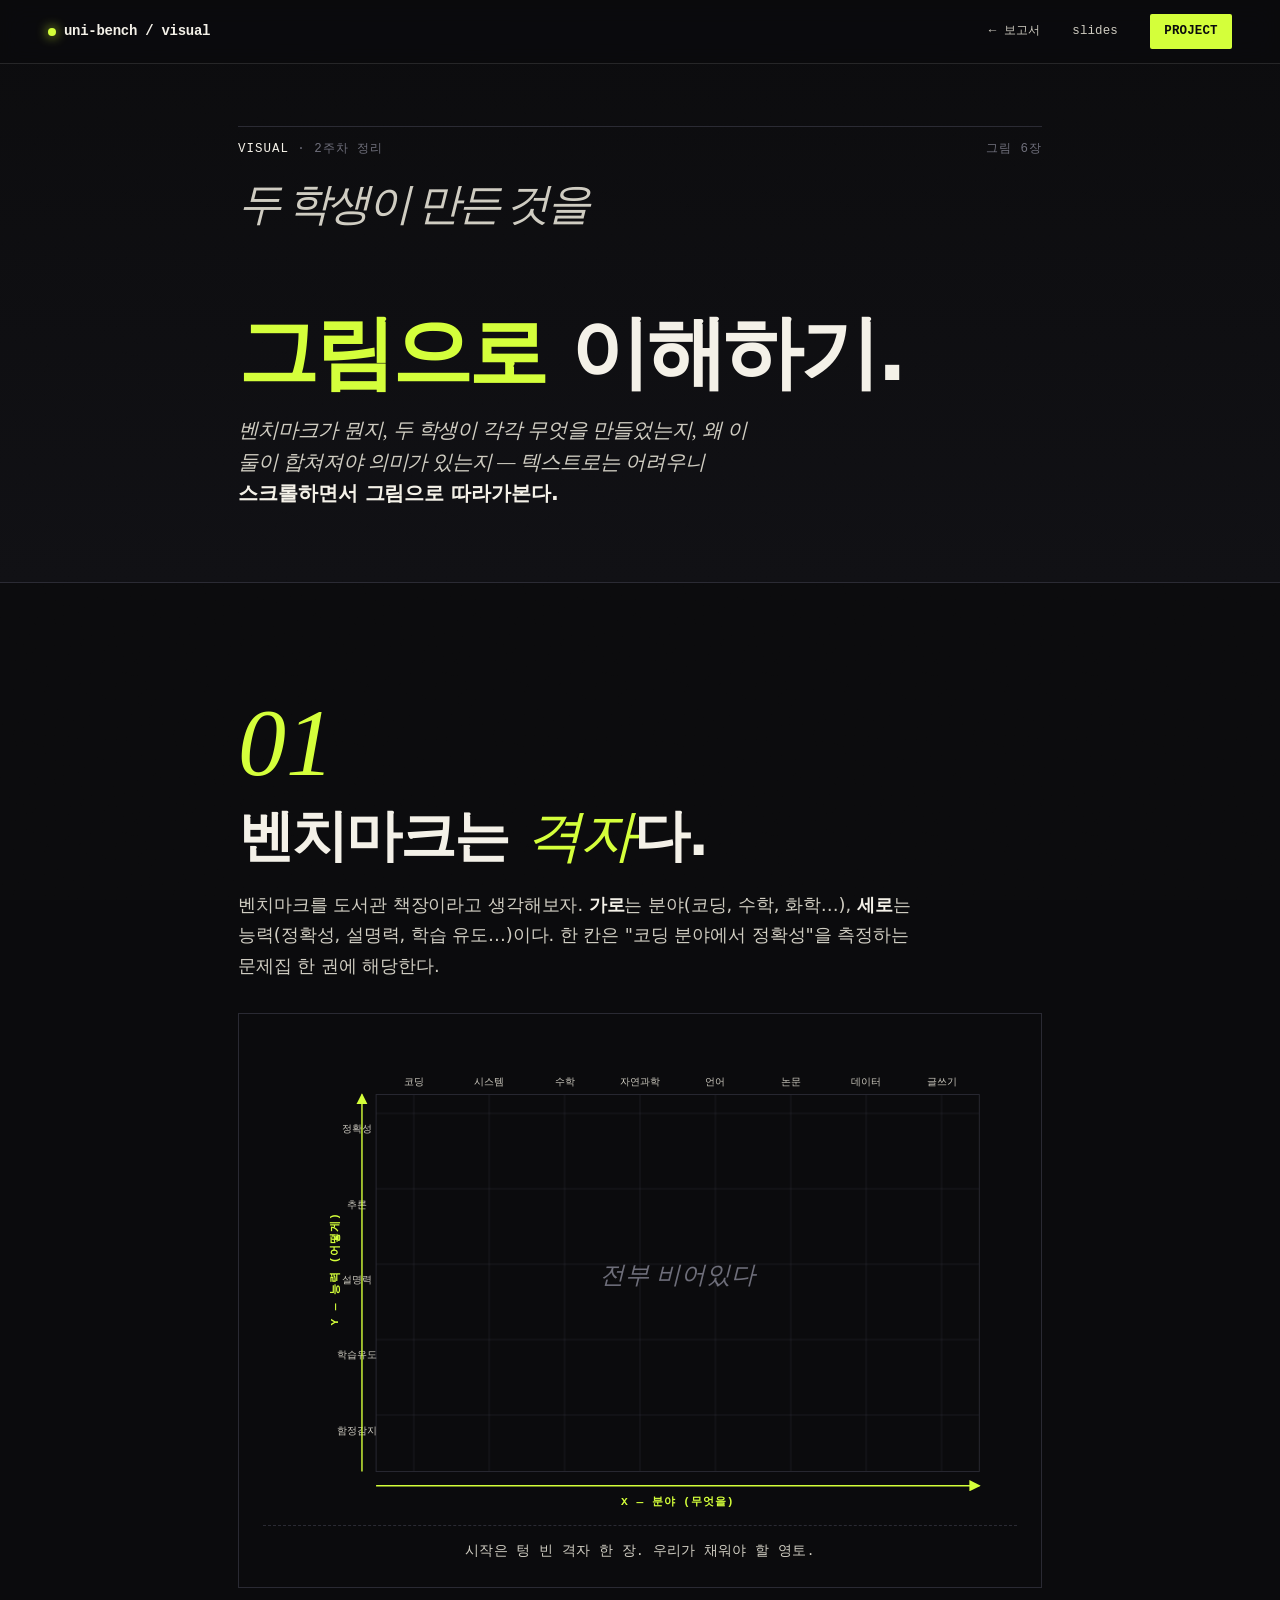
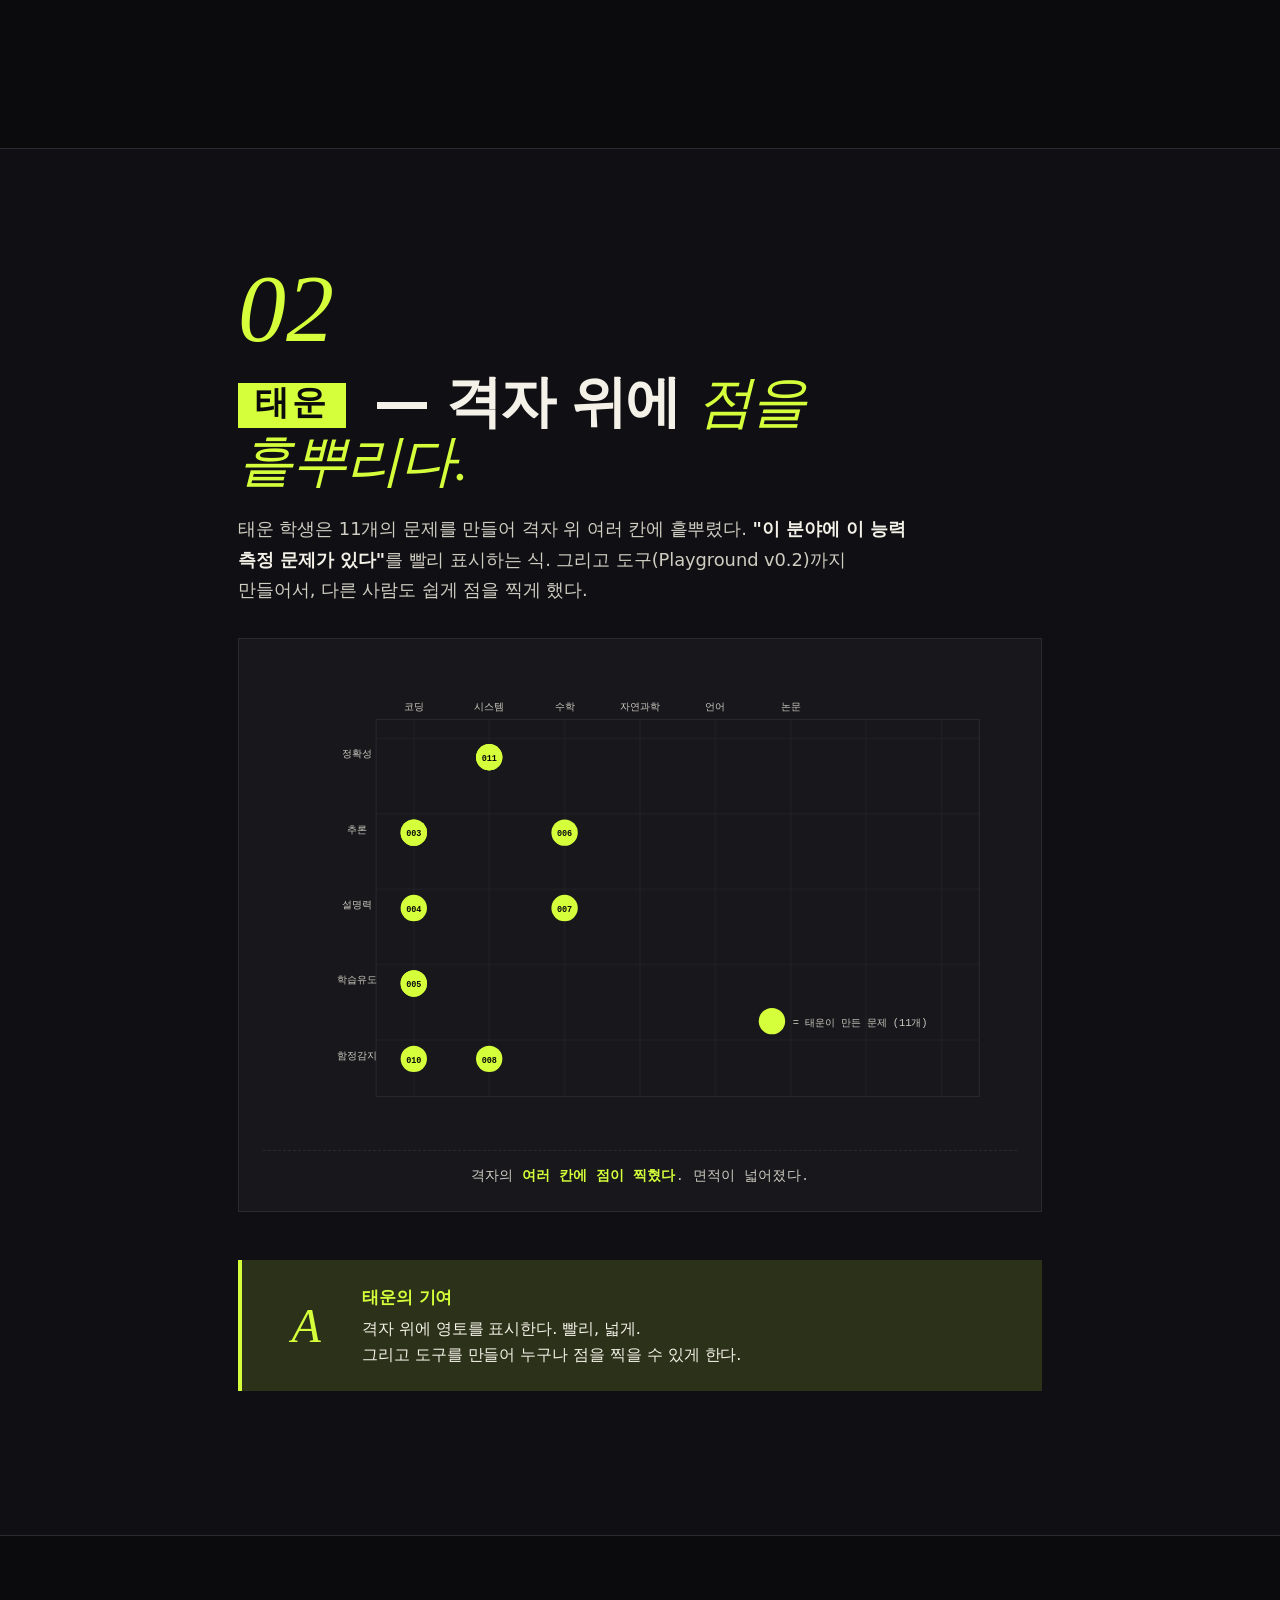
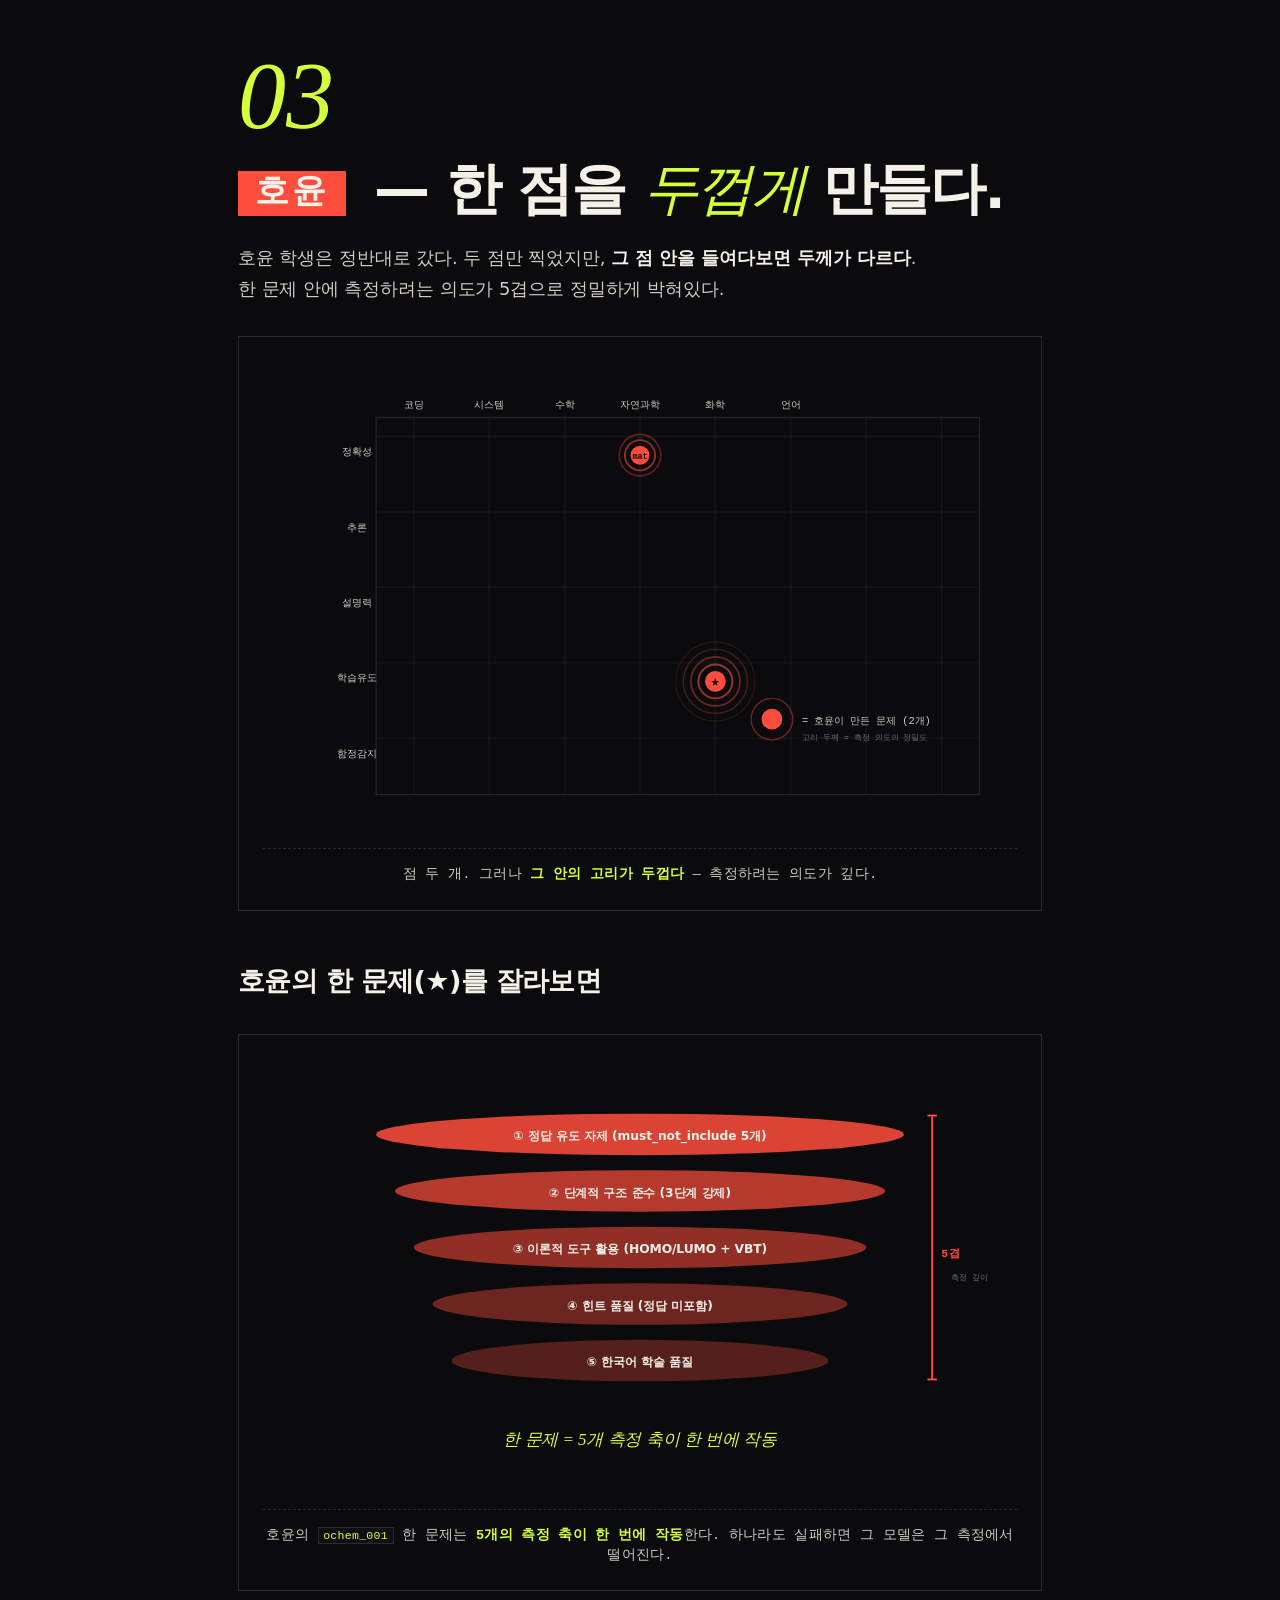
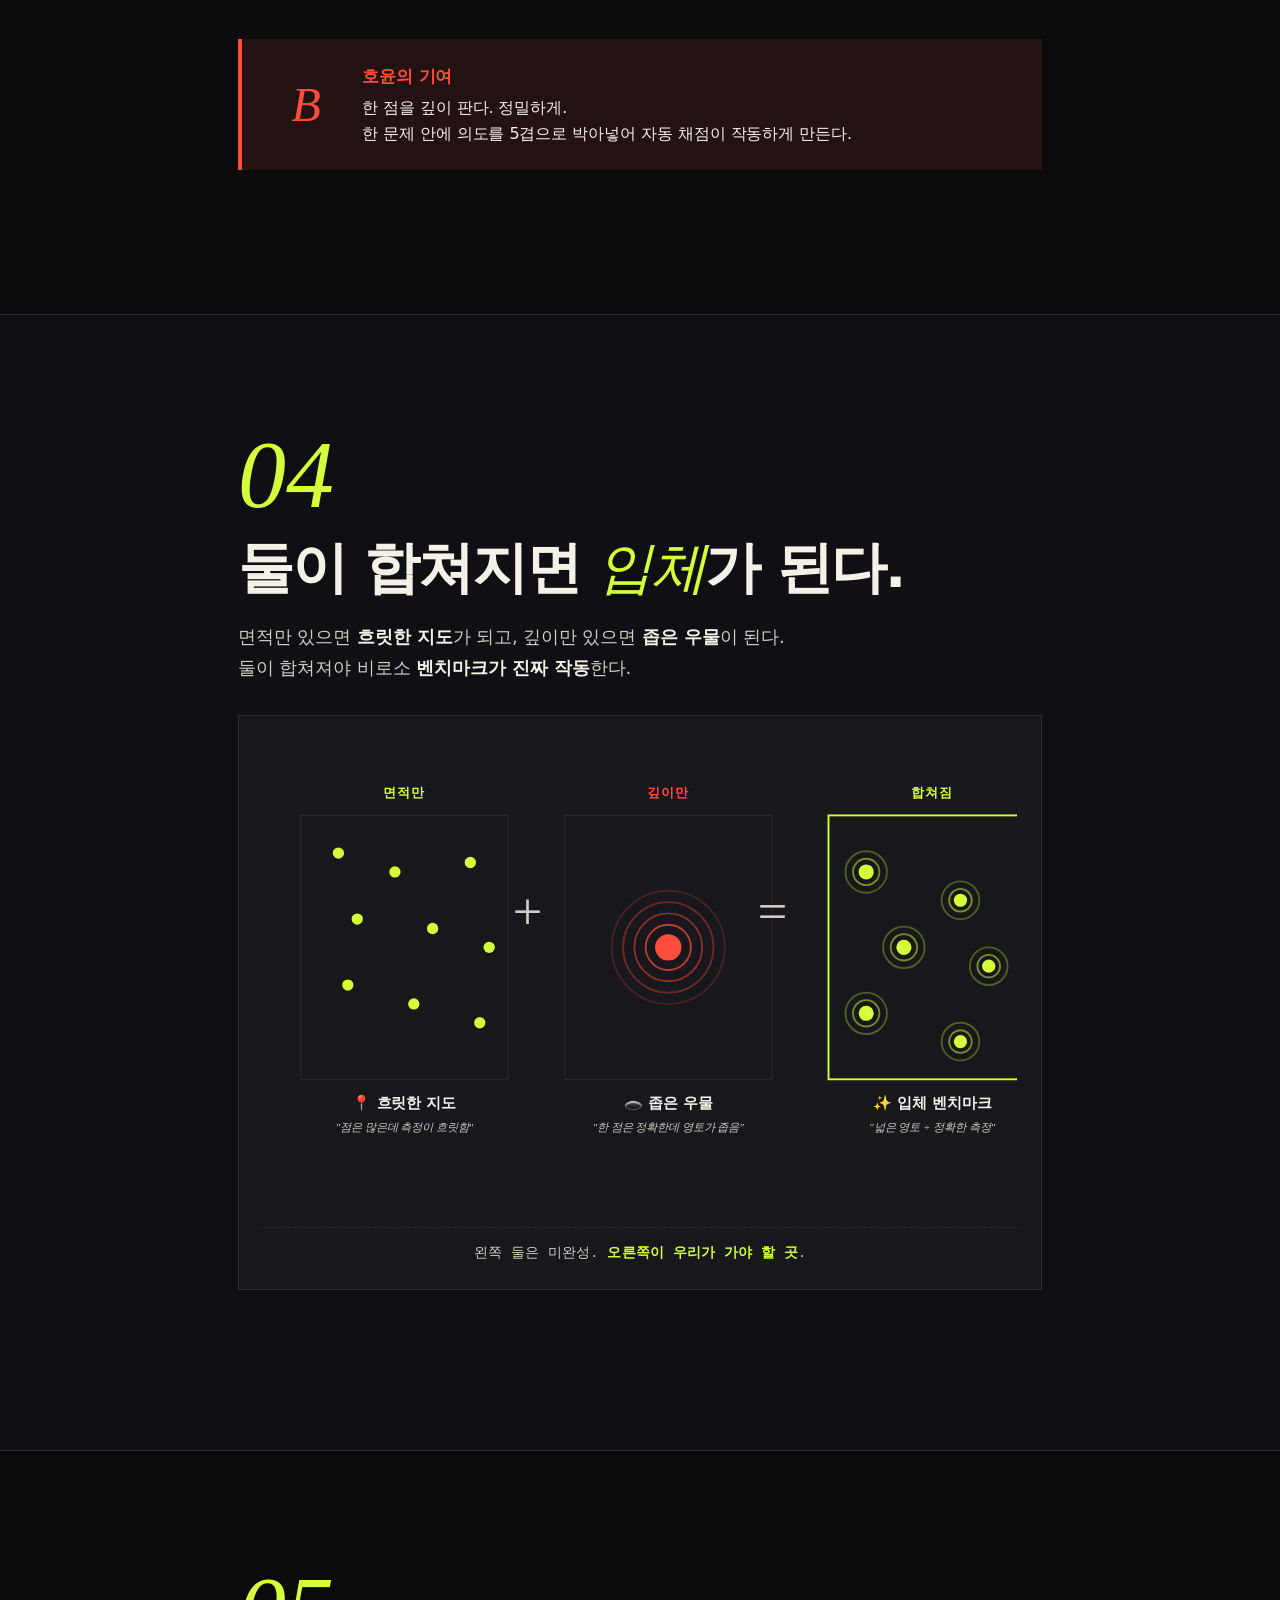
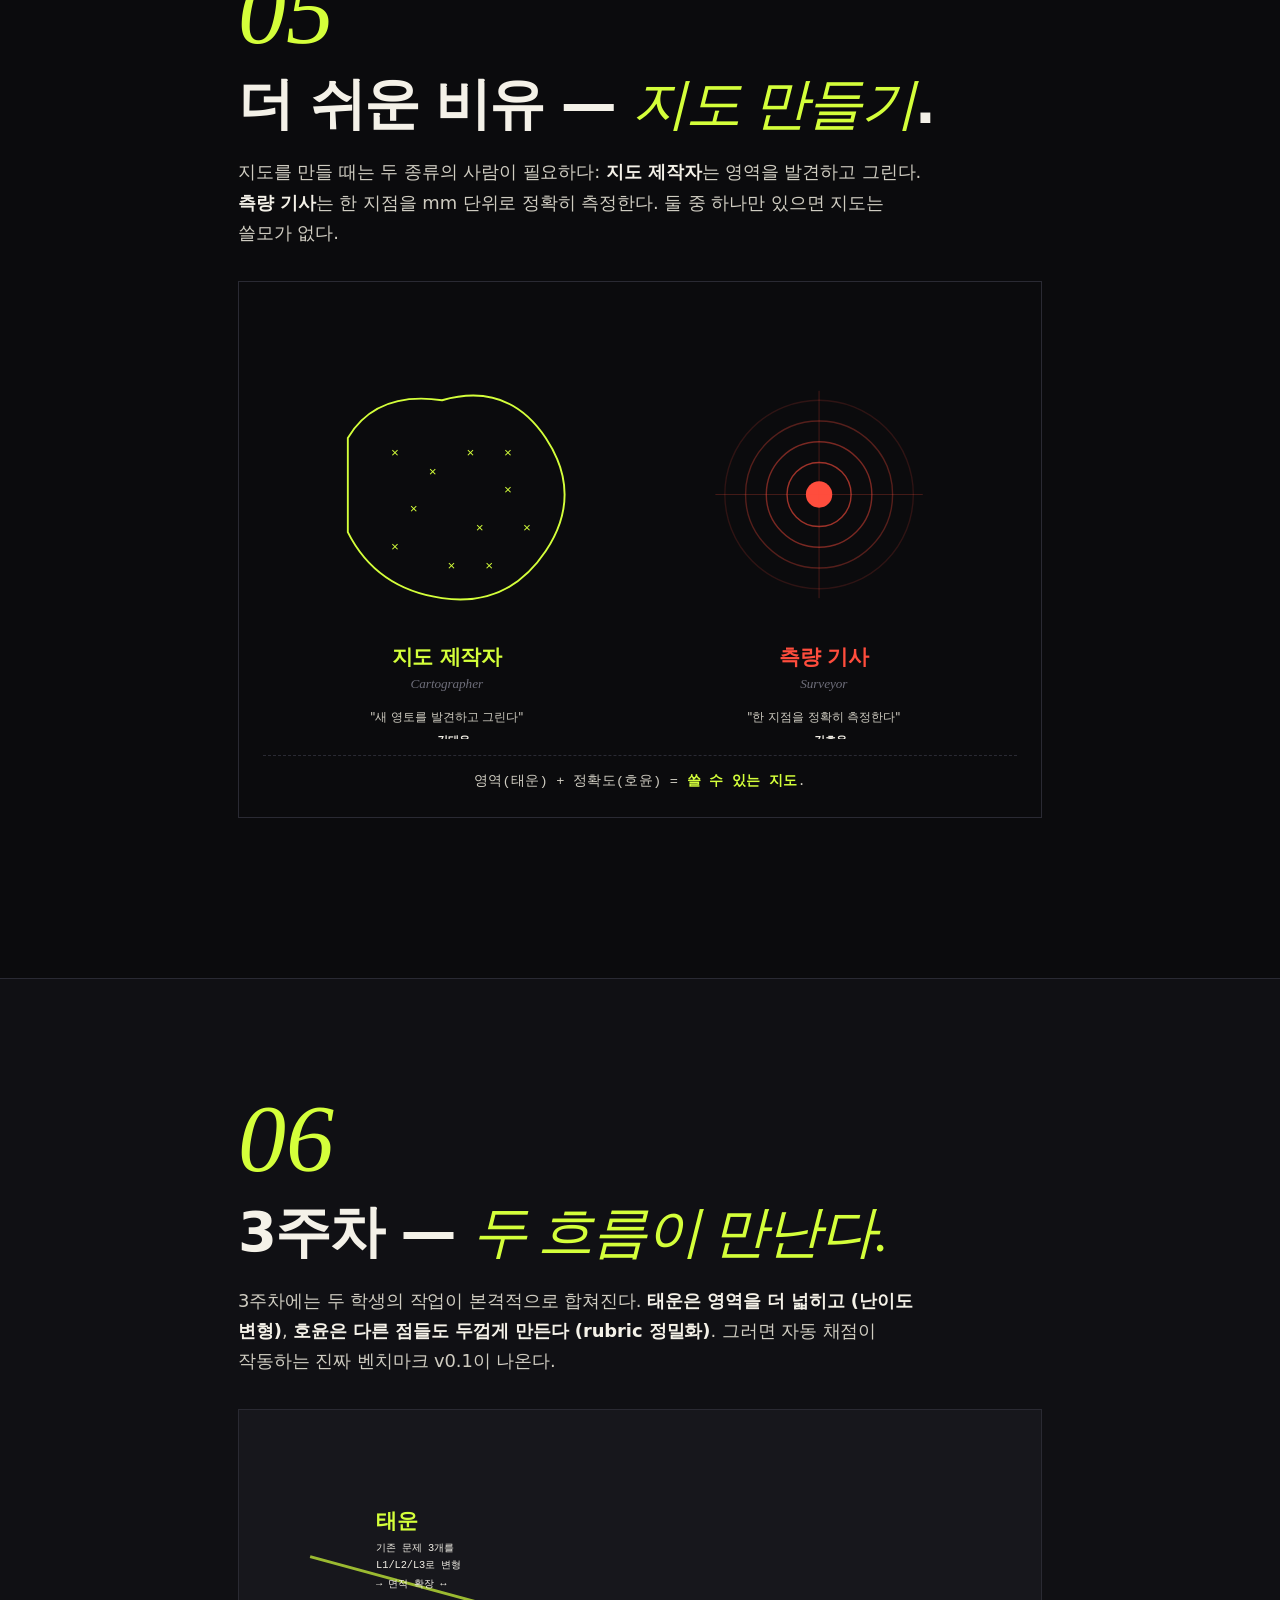
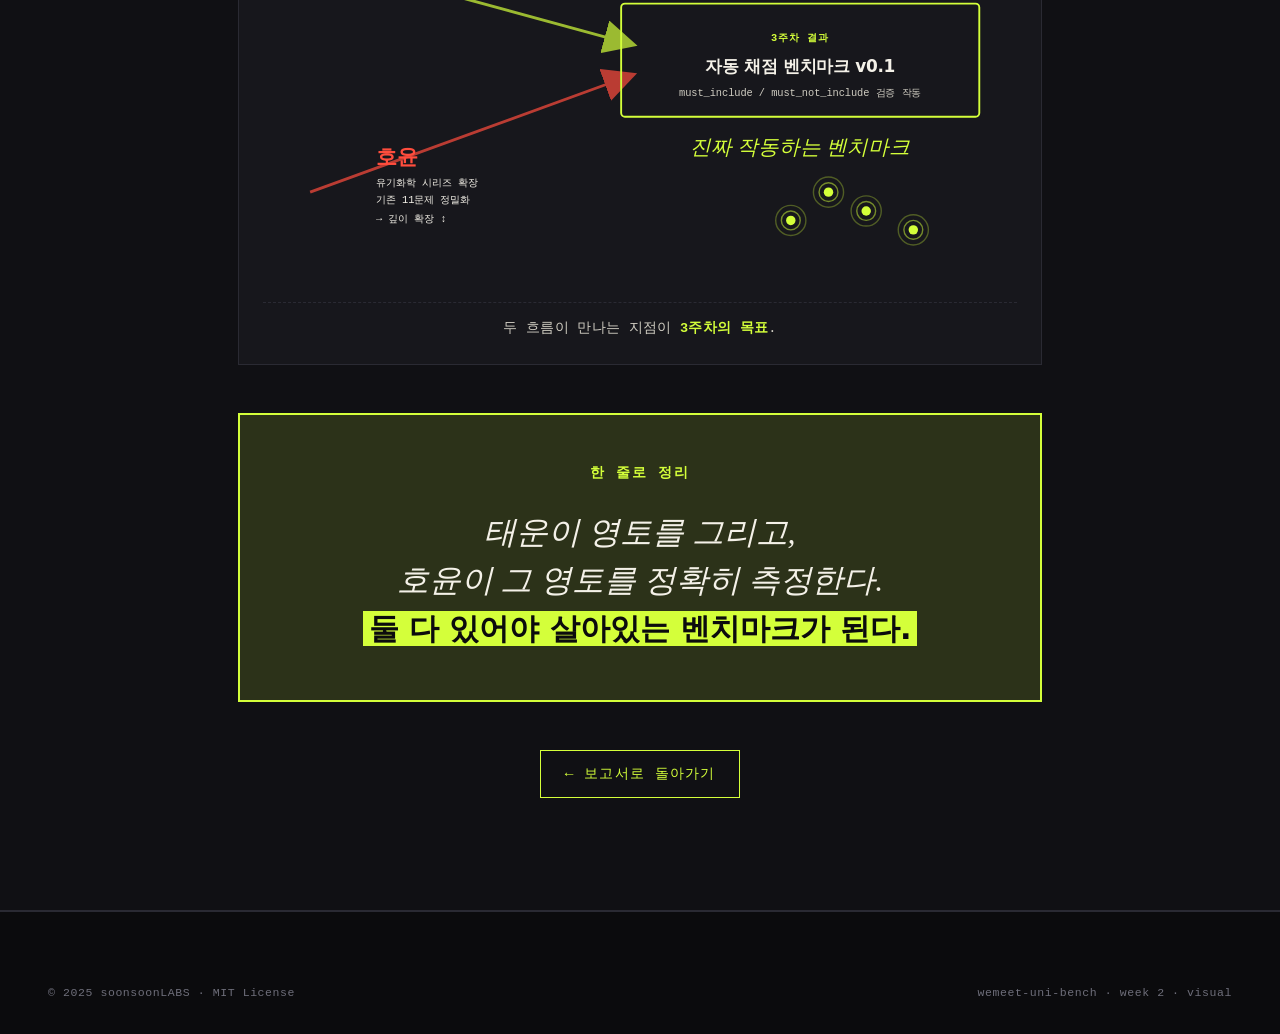
<file: website/reports/week2/visual.html>
<!DOCTYPE html>
<html lang="ko">
<head>
  <meta charset="UTF-8" />
  <meta name="viewport" content="width=device-width, initial-scale=1.0" />
  <title>그림으로 이해하기 — 2주차 보고서</title>
  <link rel="stylesheet" href="../../style.css" />
  <link rel="stylesheet" href="visual.css" />
</head>
<body>

  <!-- =============== NAV =============== -->
  <nav class="nav">
    <div class="nav-inner">
      <a href="../../" class="nav-logo">uni-bench / visual</a>
      <div class="nav-links">
        <a href="./" class="nav-key">← 보고서</a>
        <a href="../../slides/week2/" class="nav-key">slides</a>
        <a href="../../" class="nav-cta">PROJECT</a>
      </div>
    </div>
  </nav>

  <!-- =============== HERO =============== -->
  <header class="vs-hero">
    <div class="wrap-narrow">
      <p class="vs-meta">
        <span><b>VISUAL</b> · 2주차 정리</span>
        <span>그림 6장</span>
      </p>
      <h1 class="vs-title">
        <span class="serif">두 학생이 만든 것을</span><br>
        <mark>그림으로</mark> 이해하기.
      </h1>
      <p class="vs-lead">
        벤치마크가 뭔지, 두 학생이 각각 무엇을 만들었는지,
        왜 이 둘이 합쳐져야 의미가 있는지 — 텍스트로는 어려우니
        <strong>스크롤하면서 그림으로 따라가본다.</strong>
      </p>
    </div>
  </header>

  <!-- =============== PANEL 1 =============== -->
  <section class="vs-panel">
    <div class="wrap-narrow">
      <p class="vs-num">01</p>
      <h2 class="vs-h2">벤치마크는 <em>격자</em>다.</h2>
      <p class="vs-p">
        벤치마크를 도서관 책장이라고 생각해보자.
        <strong>가로</strong>는 분야(코딩, 수학, 화학…),
        <strong>세로</strong>는 능력(정확성, 설명력, 학습 유도…)이다.
        한 칸은 "코딩 분야에서 정확성"을 측정하는 문제집 한 권에 해당한다.
      </p>

      <figure class="vs-fig">
        <svg viewBox="0 0 800 500" xmlns="http://www.w3.org/2000/svg">
          <!-- Grid background -->
          <defs>
            <pattern id="grid1" width="80" height="80" patternUnits="userSpaceOnUse">
              <rect width="80" height="80" fill="none" stroke="#2a2a33" stroke-width="0.5"/>
            </pattern>
          </defs>
          <rect x="120" y="60" width="640" height="400" fill="url(#grid1)" stroke="#2a2a33"/>

          <!-- X axis labels -->
          <text x="160" y="50" class="svg-axis-label">코딩</text>
          <text x="240" y="50" class="svg-axis-label">시스템</text>
          <text x="320" y="50" class="svg-axis-label">수학</text>
          <text x="400" y="50" class="svg-axis-label">자연과학</text>
          <text x="480" y="50" class="svg-axis-label">언어</text>
          <text x="560" y="50" class="svg-axis-label">논문</text>
          <text x="640" y="50" class="svg-axis-label">데이터</text>
          <text x="720" y="50" class="svg-axis-label">글쓰기</text>

          <!-- Y axis labels -->
          <text x="100" y="100" class="svg-axis-label" text-anchor="end">정확성</text>
          <text x="100" y="180" class="svg-axis-label" text-anchor="end">추론</text>
          <text x="100" y="260" class="svg-axis-label" text-anchor="end">설명력</text>
          <text x="100" y="340" class="svg-axis-label" text-anchor="end">학습유도</text>
          <text x="100" y="420" class="svg-axis-label" text-anchor="end">함정감지</text>

          <!-- Big arrows -->
          <line x1="120" y1="475" x2="760" y2="475" stroke="#d4ff3a" stroke-width="1.5" marker-end="url(#arr-x)"/>
          <line x1="105" y1="460" x2="105" y2="60" stroke="#d4ff3a" stroke-width="1.5" marker-end="url(#arr-y)"/>
          <text x="440" y="495" class="svg-axis-bold" fill="#d4ff3a">X — 분야 (무엇을)</text>
          <text x="80" y="245" class="svg-axis-bold" fill="#d4ff3a" text-anchor="middle" transform="rotate(-90 80 245)">Y — 능력 (어떻게)</text>

          <defs>
            <marker id="arr-x" markerWidth="8" markerHeight="8" refX="7" refY="4" orient="auto">
              <path d="M0,0 L8,4 L0,8 Z" fill="#d4ff3a"/>
            </marker>
            <marker id="arr-y" markerWidth="8" markerHeight="8" refX="7" refY="4" orient="auto">
              <path d="M0,0 L8,4 L0,8 Z" fill="#d4ff3a"/>
            </marker>
          </defs>

          <!-- Empty grid cells emphasized -->
          <text x="440" y="260" class="svg-empty">전부 비어있다</text>
        </svg>
        <figcaption>
          시작은 텅 빈 격자 한 장. 우리가 채워야 할 영토.
        </figcaption>
      </figure>
    </div>
  </section>

  <!-- =============== PANEL 2 — 태운 =============== -->
  <section class="vs-panel vs-panel-ink">
    <div class="wrap-narrow">
      <p class="vs-num">02</p>
      <h2 class="vs-h2">
        <span class="path-a-tag">태운</span> — 격자 위에 <em>점을 흩뿌리다.</em>
      </h2>
      <p class="vs-p">
        태운 학생은 11개의 문제를 만들어 격자 위 여러 칸에 흩뿌렸다.
        <strong>"이 분야에 이 능력 측정 문제가 있다"</strong>를 빨리 표시하는 식.
        그리고 도구(Playground v0.2)까지 만들어서, 다른 사람도 쉽게 점을 찍게 했다.
      </p>

      <figure class="vs-fig">
        <svg viewBox="0 0 800 500" xmlns="http://www.w3.org/2000/svg">
          <!-- Grid -->
          <rect x="120" y="60" width="640" height="400" fill="url(#grid1)" stroke="#2a2a33"/>

          <!-- X labels -->
          <text x="160" y="50" class="svg-axis-label">코딩</text>
          <text x="240" y="50" class="svg-axis-label">시스템</text>
          <text x="320" y="50" class="svg-axis-label">수학</text>
          <text x="400" y="50" class="svg-axis-label">자연과학</text>
          <text x="480" y="50" class="svg-axis-label">언어</text>
          <text x="560" y="50" class="svg-axis-label">논문</text>

          <text x="100" y="100" class="svg-axis-label" text-anchor="end">정확성</text>
          <text x="100" y="180" class="svg-axis-label" text-anchor="end">추론</text>
          <text x="100" y="260" class="svg-axis-label" text-anchor="end">설명력</text>
          <text x="100" y="340" class="svg-axis-label" text-anchor="end">학습유도</text>
          <text x="100" y="420" class="svg-axis-label" text-anchor="end">함정감지</text>

          <!-- 태운 dots — scattered across many cells -->
          <g class="dots-a">
            <circle cx="160" cy="180" r="14" /><text x="160" y="184" class="dot-id">001</text>
            <circle cx="160" cy="260" r="14" /><text x="160" y="264" class="dot-id">004</text>
            <circle cx="160" cy="340" r="14" /><text x="160" y="344" class="dot-id">009</text>
            <circle cx="240" cy="100" r="14" /><text x="240" y="104" class="dot-id">002</text>
            <circle cx="240" cy="420" r="14" /><text x="240" y="424" class="dot-id">008</text>
            <circle cx="160" cy="180" r="14" /><text x="160" y="184" class="dot-id">003</text>
            <circle cx="320" cy="180" r="14" /><text x="320" y="184" class="dot-id">006</text>
            <circle cx="320" cy="260" r="14" /><text x="320" y="264" class="dot-id">007</text>
            <circle cx="160" cy="340" r="14" /><text x="160" y="344" class="dot-id">005</text>
            <circle cx="160" cy="420" r="14" /><text x="160" y="424" class="dot-id">010</text>
            <circle cx="240" cy="100" r="14" /><text x="240" y="104" class="dot-id">011</text>
          </g>

          <!-- Legend -->
          <g transform="translate(540, 380)">
            <circle cx="0" cy="0" r="14" fill="#d4ff3a"/>
            <text x="22" y="5" class="svg-legend">= 태운이 만든 문제 (11개)</text>
          </g>
        </svg>
        <figcaption>
          격자의 <strong>여러 칸에 점이 찍혔다</strong>. 면적이 넓어졌다.
        </figcaption>
      </figure>

      <p class="vs-callout vs-callout-a">
        <span class="vs-callout-icon">A</span>
        <span>
          <b>태운의 기여</b><br>
          격자 위에 영토를 표시한다. 빨리, 넓게.<br>
          그리고 도구를 만들어 누구나 점을 찍을 수 있게 한다.
        </span>
      </p>
    </div>
  </section>

  <!-- =============== PANEL 3 — 호윤 =============== -->
  <section class="vs-panel">
    <div class="wrap-narrow">
      <p class="vs-num">03</p>
      <h2 class="vs-h2">
        <span class="path-b-tag">호윤</span> — 한 점을 <em>두껍게</em> 만들다.
      </h2>
      <p class="vs-p">
        호윤 학생은 정반대로 갔다. 두 점만 찍었지만,
        <strong>그 점 안을 들여다보면 두께가 다르다</strong>.
        한 문제 안에 측정하려는 의도가 5겹으로 정밀하게 박혀있다.
      </p>

      <figure class="vs-fig">
        <svg viewBox="0 0 800 500" xmlns="http://www.w3.org/2000/svg">
          <!-- Grid -->
          <rect x="120" y="60" width="640" height="400" fill="url(#grid1)" stroke="#2a2a33"/>

          <text x="160" y="50" class="svg-axis-label">코딩</text>
          <text x="240" y="50" class="svg-axis-label">시스템</text>
          <text x="320" y="50" class="svg-axis-label">수학</text>
          <text x="400" y="50" class="svg-axis-label">자연과학</text>
          <text x="480" y="50" class="svg-axis-label">화학</text>
          <text x="560" y="50" class="svg-axis-label">언어</text>

          <text x="100" y="100" class="svg-axis-label" text-anchor="end">정확성</text>
          <text x="100" y="180" class="svg-axis-label" text-anchor="end">추론</text>
          <text x="100" y="260" class="svg-axis-label" text-anchor="end">설명력</text>
          <text x="100" y="340" class="svg-axis-label" text-anchor="end">학습유도</text>
          <text x="100" y="420" class="svg-axis-label" text-anchor="end">함정감지</text>

          <!-- 호윤 dots — only 2, but with rings showing depth -->
          <g class="dots-b">
            <!-- mat_hoyoon_001: 자연과학 + 정확성 -->
            <circle cx="400" cy="100" r="22" fill="none" stroke="#ff4d3d" stroke-width="2" opacity="0.3"/>
            <circle cx="400" cy="100" r="16" fill="none" stroke="#ff4d3d" stroke-width="2" opacity="0.55"/>
            <circle cx="400" cy="100" r="10" fill="#ff4d3d"/>
            <text x="400" y="104" class="dot-id">mat</text>

            <!-- ochem_001: 화학 + 학습유도 — 두께가 진짜 깊음 -->
            <circle cx="480" cy="340" r="42" fill="none" stroke="#ff4d3d" stroke-width="1.2" opacity="0.15"/>
            <circle cx="480" cy="340" r="34" fill="none" stroke="#ff4d3d" stroke-width="1.5" opacity="0.25"/>
            <circle cx="480" cy="340" r="26" fill="none" stroke="#ff4d3d" stroke-width="1.8" opacity="0.4"/>
            <circle cx="480" cy="340" r="18" fill="none" stroke="#ff4d3d" stroke-width="2" opacity="0.6"/>
            <circle cx="480" cy="340" r="11" fill="#ff4d3d"/>
            <text x="480" y="344" class="dot-id">★</text>
          </g>

          <!-- Legend -->
          <g transform="translate(540, 380)">
            <circle cx="0" cy="0" r="22" fill="none" stroke="#ff4d3d" stroke-width="1.5" opacity="0.4"/>
            <circle cx="0" cy="0" r="11" fill="#ff4d3d"/>
            <text x="32" y="5" class="svg-legend" fill="#ff4d3d">= 호윤이 만든 문제 (2개)</text>
            <text x="32" y="22" class="svg-legend-small">고리 두께 = 측정 의도의 정밀도</text>
          </g>
        </svg>
        <figcaption>
          점 두 개. 그러나 <strong>그 안의 고리가 두껍다</strong> — 측정하려는 의도가 깊다.
        </figcaption>
      </figure>

      <h3 class="vs-h3">호윤의 한 문제(★)를 잘라보면</h3>

      <figure class="vs-fig">
        <svg viewBox="0 0 800 460" xmlns="http://www.w3.org/2000/svg">
          <!-- Cross-section view: a stack of layers -->
          <g transform="translate(80, 40)">
            <!-- Layer 1: 정답 유도 자제 -->
            <ellipse cx="320" cy="40" rx="280" ry="22" fill="#ff4d3d" opacity="0.85"/>
            <text x="320" y="46" class="layer-label">① 정답 유도 자제 (must_not_include 5개)</text>

            <!-- Layer 2 -->
            <ellipse cx="320" cy="100" rx="260" ry="22" fill="#ff4d3d" opacity="0.7"/>
            <text x="320" y="106" class="layer-label">② 단계적 구조 준수 (3단계 강제)</text>

            <!-- Layer 3 -->
            <ellipse cx="320" cy="160" rx="240" ry="22" fill="#ff4d3d" opacity="0.55"/>
            <text x="320" y="166" class="layer-label">③ 이론적 도구 활용 (HOMO/LUMO + VBT)</text>

            <!-- Layer 4 -->
            <ellipse cx="320" cy="220" rx="220" ry="22" fill="#ff4d3d" opacity="0.4"/>
            <text x="320" y="226" class="layer-label">④ 힌트 품질 (정답 미포함)</text>

            <!-- Layer 5 -->
            <ellipse cx="320" cy="280" rx="200" ry="22" fill="#ff4d3d" opacity="0.3"/>
            <text x="320" y="286" class="layer-label">⑤ 한국어 학술 품질</text>

            <!-- Side label -->
            <line x1="630" y1="20" x2="630" y2="300" stroke="#ff4d3d" stroke-width="2"/>
            <line x1="625" y1="20" x2="635" y2="20" stroke="#ff4d3d" stroke-width="2"/>
            <line x1="625" y1="300" x2="635" y2="300" stroke="#ff4d3d" stroke-width="2"/>
            <text x="650" y="170" class="svg-axis-bold" fill="#ff4d3d">5겹</text>
            <text x="650" y="195" class="svg-legend-small" fill="#ff4d3d">측정 깊이</text>

            <!-- Bottom annotation -->
            <text x="320" y="370" class="svg-center-label">한 문제 = 5개 측정 축이 한 번에 작동</text>
          </g>
        </svg>
        <figcaption>
          호윤의 <code>ochem_001</code> 한 문제는 <strong>5개의 측정 축이 한 번에 작동</strong>한다.
          하나라도 실패하면 그 모델은 그 측정에서 떨어진다.
        </figcaption>
      </figure>

      <p class="vs-callout vs-callout-b">
        <span class="vs-callout-icon">B</span>
        <span>
          <b>호윤의 기여</b><br>
          한 점을 깊이 판다. 정밀하게.<br>
          한 문제 안에 의도를 5겹으로 박아넣어 자동 채점이 작동하게 만든다.
        </span>
      </p>
    </div>
  </section>

  <!-- =============== PANEL 4 — 합쳐지면 =============== -->
  <section class="vs-panel vs-panel-ink">
    <div class="wrap-narrow">
      <p class="vs-num">04</p>
      <h2 class="vs-h2">둘이 합쳐지면 <em>입체</em>가 된다.</h2>
      <p class="vs-p">
        면적만 있으면 <strong>흐릿한 지도</strong>가 되고,
        깊이만 있으면 <strong>좁은 우물</strong>이 된다.
        <br>둘이 합쳐져야 비로소 <strong>벤치마크가 진짜 작동</strong>한다.
      </p>

      <figure class="vs-fig">
        <svg viewBox="0 0 800 500" xmlns="http://www.w3.org/2000/svg">
          <!-- Three boxes side by side -->
          <g transform="translate(40, 40)">
            <!-- Box A: 면적만 -->
            <rect x="0" y="40" width="220" height="280" fill="none" stroke="#2a2a33" stroke-width="1"/>
            <text x="110" y="20" class="svg-box-title" fill="#d4ff3a">면적만</text>

            <!-- Many shallow dots -->
            <circle cx="40" cy="80" r="6" fill="#d4ff3a"/>
            <circle cx="100" cy="100" r="6" fill="#d4ff3a"/>
            <circle cx="180" cy="90" r="6" fill="#d4ff3a"/>
            <circle cx="60" cy="150" r="6" fill="#d4ff3a"/>
            <circle cx="140" cy="160" r="6" fill="#d4ff3a"/>
            <circle cx="200" cy="180" r="6" fill="#d4ff3a"/>
            <circle cx="50" cy="220" r="6" fill="#d4ff3a"/>
            <circle cx="120" cy="240" r="6" fill="#d4ff3a"/>
            <circle cx="190" cy="260" r="6" fill="#d4ff3a"/>

            <text x="110" y="350" class="svg-box-result">📍 흐릿한 지도</text>
            <text x="110" y="375" class="svg-box-sub">"점은 많은데 측정이 흐릿함"</text>

            <!-- Box B: 깊이만 -->
            <rect x="280" y="40" width="220" height="280" fill="none" stroke="#2a2a33" stroke-width="1"/>
            <text x="390" y="20" class="svg-box-title" fill="#ff4d3d">깊이만</text>

            <!-- One thick dot -->
            <circle cx="390" cy="180" r="60" fill="none" stroke="#ff4d3d" opacity="0.2" stroke-width="2"/>
            <circle cx="390" cy="180" r="48" fill="none" stroke="#ff4d3d" opacity="0.35" stroke-width="2"/>
            <circle cx="390" cy="180" r="36" fill="none" stroke="#ff4d3d" opacity="0.5" stroke-width="2"/>
            <circle cx="390" cy="180" r="24" fill="none" stroke="#ff4d3d" opacity="0.7" stroke-width="2"/>
            <circle cx="390" cy="180" r="14" fill="#ff4d3d"/>

            <text x="390" y="350" class="svg-box-result">🕳️ 좁은 우물</text>
            <text x="390" y="375" class="svg-box-sub">"한 점은 정확한데 영토가 좁음"</text>

            <!-- Box C: 합쳐짐 -->
            <rect x="560" y="40" width="220" height="280" fill="none" stroke="#d4ff3a" stroke-width="2"/>
            <text x="670" y="20" class="svg-box-title" fill="#d4ff3a">합쳐짐</text>

            <!-- Multiple thick dots -->
            <g>
              <circle cx="600" cy="100" r="22" fill="none" stroke="#d4ff3a" opacity="0.3" stroke-width="2"/>
              <circle cx="600" cy="100" r="14" fill="none" stroke="#d4ff3a" opacity="0.5" stroke-width="2"/>
              <circle cx="600" cy="100" r="8" fill="#d4ff3a"/>
            </g>
            <g>
              <circle cx="700" cy="130" r="20" fill="none" stroke="#d4ff3a" opacity="0.3" stroke-width="2"/>
              <circle cx="700" cy="130" r="12" fill="none" stroke="#d4ff3a" opacity="0.5" stroke-width="2"/>
              <circle cx="700" cy="130" r="7" fill="#d4ff3a"/>
            </g>
            <g>
              <circle cx="640" cy="180" r="22" fill="none" stroke="#d4ff3a" opacity="0.3" stroke-width="2"/>
              <circle cx="640" cy="180" r="14" fill="none" stroke="#d4ff3a" opacity="0.5" stroke-width="2"/>
              <circle cx="640" cy="180" r="8" fill="#d4ff3a"/>
            </g>
            <g>
              <circle cx="730" cy="200" r="20" fill="none" stroke="#d4ff3a" opacity="0.3" stroke-width="2"/>
              <circle cx="730" cy="200" r="12" fill="none" stroke="#d4ff3a" opacity="0.5" stroke-width="2"/>
              <circle cx="730" cy="200" r="7" fill="#d4ff3a"/>
            </g>
            <g>
              <circle cx="600" cy="250" r="22" fill="none" stroke="#d4ff3a" opacity="0.3" stroke-width="2"/>
              <circle cx="600" cy="250" r="14" fill="none" stroke="#d4ff3a" opacity="0.5" stroke-width="2"/>
              <circle cx="600" cy="250" r="8" fill="#d4ff3a"/>
            </g>
            <g>
              <circle cx="700" cy="280" r="20" fill="none" stroke="#d4ff3a" opacity="0.3" stroke-width="2"/>
              <circle cx="700" cy="280" r="12" fill="none" stroke="#d4ff3a" opacity="0.5" stroke-width="2"/>
              <circle cx="700" cy="280" r="7" fill="#d4ff3a"/>
            </g>

            <text x="670" y="350" class="svg-box-result" fill="#d4ff3a">✨ 입체 벤치마크</text>
            <text x="670" y="375" class="svg-box-sub">"넓은 영토 + 정확한 측정"</text>
          </g>

          <!-- Plus / equals signs -->
          <text x="280" y="200" class="vs-svg-op">+</text>
          <text x="540" y="200" class="vs-svg-op">=</text>
        </svg>
        <figcaption>
          왼쪽 둘은 미완성. <strong>오른쪽이 우리가 가야 할 곳</strong>.
        </figcaption>
      </figure>
    </div>
  </section>

  <!-- =============== PANEL 5 — 비유 =============== -->
  <section class="vs-panel">
    <div class="wrap-narrow">
      <p class="vs-num">05</p>
      <h2 class="vs-h2">더 쉬운 비유 — <em>지도 만들기</em>.</h2>
      <p class="vs-p">
        지도를 만들 때는 두 종류의 사람이 필요하다:
        <strong>지도 제작자</strong>는 영역을 발견하고 그린다.
        <strong>측량 기사</strong>는 한 지점을 mm 단위로 정확히 측정한다.
        둘 중 하나만 있으면 지도는 쓸모가 없다.
      </p>

      <figure class="vs-fig">
        <svg viewBox="0 0 800 460" xmlns="http://www.w3.org/2000/svg">
          <!-- LEFT: 지도 제작자 -->
          <g transform="translate(60, 60)">
            <!-- Map outline -->
            <path d="M 30,80 Q 60,30 130,40 Q 200,20 240,80 Q 280,140 240,200 Q 200,260 130,250 Q 60,240 30,180 Z" 
                  fill="none" stroke="#d4ff3a" stroke-width="2"/>
            <!-- Many small marks inside -->
            <text x="80" y="100" class="map-mark">×</text>
            <text x="120" y="120" class="map-mark">×</text>
            <text x="160" y="100" class="map-mark">×</text>
            <text x="200" y="140" class="map-mark">×</text>
            <text x="100" y="160" class="map-mark">×</text>
            <text x="170" y="180" class="map-mark">×</text>
            <text x="220" y="180" class="map-mark">×</text>
            <text x="80" y="200" class="map-mark">×</text>
            <text x="140" y="220" class="map-mark">×</text>
            <text x="180" y="220" class="map-mark">×</text>
            <text x="200" y="100" class="map-mark">×</text>

            <text x="135" y="320" class="role-name" fill="#d4ff3a">지도 제작자</text>
            <text x="135" y="345" class="role-sub">Cartographer</text>
            <text x="135" y="380" class="role-action">"새 영토를 발견하고 그린다"</text>
            <text x="135" y="405" class="role-tag">→ 김태운</text>
          </g>

          <!-- RIGHT: 측량 기사 -->
          <g transform="translate(460, 60)">
            <!-- Single concentric circles - precision -->
            <circle cx="130" cy="140" r="100" fill="none" stroke="#ff4d3d" opacity="0.15" stroke-width="1.5"/>
            <circle cx="130" cy="140" r="78" fill="none" stroke="#ff4d3d" opacity="0.3" stroke-width="1.5"/>
            <circle cx="130" cy="140" r="56" fill="none" stroke="#ff4d3d" opacity="0.45" stroke-width="1.5"/>
            <circle cx="130" cy="140" r="34" fill="none" stroke="#ff4d3d" opacity="0.6" stroke-width="1.5"/>
            <circle cx="130" cy="140" r="14" fill="#ff4d3d"/>
            <!-- Crosshair -->
            <line x1="20" y1="140" x2="240" y2="140" stroke="#ff4d3d" stroke-width="0.5" opacity="0.5"/>
            <line x1="130" y1="30" x2="130" y2="250" stroke="#ff4d3d" stroke-width="0.5" opacity="0.5"/>

            <text x="135" y="320" class="role-name" fill="#ff4d3d">측량 기사</text>
            <text x="135" y="345" class="role-sub">Surveyor</text>
            <text x="135" y="380" class="role-action">"한 지점을 정확히 측정한다"</text>
            <text x="135" y="405" class="role-tag">→ 김호윤</text>
          </g>
        </svg>
        <figcaption>
          영역(태운) + 정확도(호윤) = <strong>쓸 수 있는 지도</strong>.
        </figcaption>
      </figure>
    </div>
  </section>

  <!-- =============== PANEL 6 — 3주차 =============== -->
  <section class="vs-panel vs-panel-ink">
    <div class="wrap-narrow">
      <p class="vs-num">06</p>
      <h2 class="vs-h2">3주차 — <em>두 흐름이 만난다.</em></h2>
      <p class="vs-p">
        3주차에는 두 학생의 작업이 본격적으로 합쳐진다.
        <strong>태운은 영역을 더 넓히고 (난이도 변형)</strong>,
        <strong>호윤은 다른 점들도 두껍게 만든다 (rubric 정밀화)</strong>.
        그러면 자동 채점이 작동하는 진짜 벤치마크 v0.1이 나온다.
      </p>

      <figure class="vs-fig">
        <svg viewBox="0 0 800 480" xmlns="http://www.w3.org/2000/svg">
          <!-- Two arrows converging into one -->
          <g>
            <!-- Path A — 태운 widens horizontally -->
            <line x1="50" y1="130" x2="380" y2="220" stroke="#d4ff3a" stroke-width="3" opacity="0.7" marker-end="url(#arrow-merge)"/>
            <text x="120" y="100" class="conv-label" fill="#d4ff3a">태운</text>
            <text x="120" y="124" class="conv-sub">기존 문제 3개를</text>
            <text x="120" y="142" class="conv-sub">L1/L2/L3로 변형</text>
            <text x="120" y="162" class="conv-sub">→ 면적 확장 ↔</text>

            <!-- Path B — 호윤 deepens vertically -->
            <line x1="50" y1="380" x2="380" y2="260" stroke="#ff4d3d" stroke-width="3" opacity="0.7" marker-end="url(#arrow-merge-b)"/>
            <text x="120" y="350" class="conv-label" fill="#ff4d3d">호윤</text>
            <text x="120" y="374" class="conv-sub" fill="#cfccc1">유기화학 시리즈 확장</text>
            <text x="120" y="392" class="conv-sub" fill="#cfccc1">기존 11문제 정밀화</text>
            <text x="120" y="412" class="conv-sub" fill="#cfccc1">→ 깊이 확장 ↕</text>

            <defs>
              <marker id="arrow-merge" markerWidth="12" markerHeight="12" refX="6" refY="6" orient="auto">
                <path d="M0,0 L12,6 L0,12 Z" fill="#d4ff3a"/>
              </marker>
              <marker id="arrow-merge-b" markerWidth="12" markerHeight="12" refX="6" refY="6" orient="auto">
                <path d="M0,0 L12,6 L0,12 Z" fill="#ff4d3d"/>
              </marker>
            </defs>

            <!-- Convergence box -->
            <rect x="380" y="180" width="380" height="120" fill="none" stroke="#d4ff3a" stroke-width="2" rx="4"/>
            <text x="570" y="220" class="conv-result-tag" fill="#d4ff3a">3주차 결과</text>
            <text x="570" y="252" class="conv-result-title">자동 채점 벤치마크 v0.1</text>
            <text x="570" y="278" class="conv-result-sub">must_include / must_not_include 검증 작동</text>

            <!-- Below the box -->
            <text x="570" y="340" class="conv-final" fill="#d4ff3a">진짜 작동하는 벤치마크</text>

            <!-- Decorative dots converging -->
            <circle cx="600" cy="380" r="16" fill="none" stroke="#d4ff3a" opacity="0.3" stroke-width="1.5"/>
            <circle cx="600" cy="380" r="10" fill="none" stroke="#d4ff3a" opacity="0.5" stroke-width="1.5"/>
            <circle cx="600" cy="380" r="5" fill="#d4ff3a"/>
            <circle cx="640" cy="400" r="16" fill="none" stroke="#d4ff3a" opacity="0.3" stroke-width="1.5"/>
            <circle cx="640" cy="400" r="10" fill="none" stroke="#d4ff3a" opacity="0.5" stroke-width="1.5"/>
            <circle cx="640" cy="400" r="5" fill="#d4ff3a"/>
            <circle cx="560" cy="410" r="16" fill="none" stroke="#d4ff3a" opacity="0.3" stroke-width="1.5"/>
            <circle cx="560" cy="410" r="10" fill="none" stroke="#d4ff3a" opacity="0.5" stroke-width="1.5"/>
            <circle cx="560" cy="410" r="5" fill="#d4ff3a"/>
            <circle cx="690" cy="420" r="16" fill="none" stroke="#d4ff3a" opacity="0.3" stroke-width="1.5"/>
            <circle cx="690" cy="420" r="10" fill="none" stroke="#d4ff3a" opacity="0.5" stroke-width="1.5"/>
            <circle cx="690" cy="420" r="5" fill="#d4ff3a"/>
          </g>
        </svg>
        <figcaption>
          두 흐름이 만나는 지점이 <strong>3주차의 목표</strong>.
        </figcaption>
      </figure>

      <div class="vs-final-card">
        <h3 class="vs-final-title">한 줄로 정리</h3>
        <p class="vs-final-quote">
          <span class="serif">
            태운이 영토를 그리고,<br>
            호윤이 그 영토를 정확히 측정한다.<br>
            <mark>둘 다 있어야 살아있는 벤치마크가 된다.</mark>
          </span>
        </p>
      </div>

      <div class="vs-back">
        <a href="./" class="vs-back-btn">← 보고서로 돌아가기</a>
      </div>
    </div>
  </section>

  <!-- =============== FOOTER =============== -->
  <footer class="foot">
    <div class="wrap">
      <div class="foot-bot">
        <span>© 2025 soonsoonLABS · MIT License</span>
        <span>wemeet-uni-bench · week 2 · visual</span>
      </div>
    </div>
  </footer>

</body>
</html>
</file>
<file: website/style.css>
/* ==========================================================================
   wemeet-uni-bench — Research Dossier × Terminal Monologue
   ========================================================================== */

/* --- Tokens ------------------------------------------------------------- */
:root {
  /* Palette */
  --ink: #0b0b0d;
  --ink-2: #101014;
  --ink-3: #17171c;
  --rule: #2a2a33;
  --paper: #f4f1e8;
  --paper-dim: #cfccc1;
  --mute: #6e6e7a;
  --lime: #d4ff3a;
  --lime-dim: rgba(212, 255, 58, 0.14);
  --alert: #ff4d3d;
  --cobalt: #4a6cf7;

  /* Type */
  --ff-serif: 'Instrument Serif', 'Noto Serif KR', serif;
  --ff-sans:  'Pretendard Variable', Pretendard, 'Pretendard GOV',
              -apple-system, BlinkMacSystemFont, system-ui, Roboto, sans-serif;
  --ff-mono:  'JetBrains Mono', 'IBM Plex Mono', ui-monospace, monospace;

  /* Scale (major third-ish, 1.333) */
  --t-xs: 0.75rem;
  --t-sm: 0.875rem;
  --t-base: 1rem;
  --t-md: 1.25rem;
  --t-lg: 1.75rem;
  --t-xl: 2.75rem;
  --t-xxl: 4.5rem;
  --t-display: clamp(2.6rem, 9vw, 7rem);

  /* Space */
  --s-1: 0.5rem;
  --s-2: 1rem;
  --s-3: 1.5rem;
  --s-4: 2rem;
  --s-5: 3rem;
  --s-6: 4.5rem;
  --s-7: 7rem;
  --s-8: 10rem;

  /* Edges */
  --edge-thin: 1px solid var(--rule);
  --edge-lime: 1px solid var(--lime);
  --edge-paper: 1px solid rgba(244, 241, 232, 0.12);
}

/* --- Web Fonts ---------------------------------------------------------- */
@import url('https://cdn.jsdelivr.net/gh/orioncactus/pretendard@v1.3.9/dist/web/variable/pretendardvariable.css');
@import url('https://fonts.googleapis.com/css2?family=Instrument+Serif:ital@0;1&family=JetBrains+Mono:wght@400;500;700&display=swap');

/* --- Reset -------------------------------------------------------------- */
*, *::before, *::after { margin: 0; padding: 0; box-sizing: border-box; }

html {
  scroll-behavior: smooth;
  font-size: 16px;
  -webkit-font-smoothing: antialiased;
  text-rendering: optimizeLegibility;
}

body {
  font-family: var(--ff-sans);
  background: var(--ink);
  color: var(--paper);
  font-weight: 400;
  line-height: 1.6;
  overflow-x: hidden;
  letter-spacing: -0.005em;
  word-break: keep-all;     /* 한국어 단어 단위 줄바꿈 */
  overflow-wrap: break-word; /* 긴 영문은 단어 단위로 감싸기 */
}

/* Grain texture overlay — gives papery depth without images */
body::before {
  content: "";
  position: fixed;
  inset: 0;
  pointer-events: none;
  z-index: 1;
  background-image: url("data:image/svg+xml;utf8,<svg xmlns='http://www.w3.org/2000/svg' width='160' height='160'><filter id='n'><feTurbulence type='fractalNoise' baseFrequency='0.9' numOctaves='2' stitchTiles='stitch'/><feColorMatrix values='0 0 0 0 0.95  0 0 0 0 0.94  0 0 0 0 0.91  0 0 0 0.08 0'/></filter><rect width='100%' height='100%' filter='url(%23n)'/></svg>");
  opacity: 0.35;
  mix-blend-mode: overlay;
}

a { color: inherit; text-decoration: none; }

img, svg { display: block; max-width: 100%; }

::selection { background: var(--lime); color: var(--ink); }

/* --- Layout primitives -------------------------------------------------- */
.wrap {
  max-width: 1320px;
  margin: 0 auto;
  padding: 0 clamp(1.25rem, 4vw, 3rem);
  position: relative;
  z-index: 2;
}

.rule { height: 1px; background: var(--rule); border: 0; }

.mono { font-family: var(--ff-mono); }
.serif { font-family: var(--ff-serif); font-style: italic; font-weight: 400; }

/* --- Navigation --------------------------------------------------------- */
.nav {
  position: fixed;
  inset: 0 0 auto 0;
  z-index: 50;
  background: rgba(11, 11, 13, 0.72);
  backdrop-filter: blur(14px) saturate(140%);
  -webkit-backdrop-filter: blur(14px) saturate(140%);
  border-bottom: var(--edge-paper);
}
.nav-inner {
  max-width: 1320px;
  margin: 0 auto;
  padding: 0.9rem clamp(1.25rem, 4vw, 3rem);
  display: flex;
  justify-content: space-between;
  align-items: center;
  gap: var(--s-3);
}
.nav-logo {
  font-family: var(--ff-mono);
  font-size: var(--t-sm);
  font-weight: 700;
  letter-spacing: -0.02em;
  color: var(--paper);
  display: flex;
  align-items: center;
  gap: 0.5rem;
}
.nav-logo::before {
  content: "";
  width: 8px;
  height: 8px;
  background: var(--lime);
  border-radius: 50%;
  box-shadow: 0 0 12px var(--lime);
}
.nav-links { display: flex; gap: var(--s-4); align-items: center; }
.nav-links a {
  font-family: var(--ff-mono);
  font-size: 0.78rem;
  color: var(--paper-dim);
  text-transform: lowercase;
  letter-spacing: 0.01em;
  transition: color 0.2s;
  position: relative;
}
.nav-links a:hover { color: var(--lime); }
.nav-links .nav-cta {
  color: var(--ink);
  background: var(--lime);
  padding: 0.45rem 0.9rem;
  border-radius: 2px;
  font-weight: 700;
  text-transform: uppercase;
}
.nav-links .nav-cta:hover { background: var(--paper); color: var(--ink); }

/* --- Hero --------------------------------------------------------------- */
.hero {
  position: relative;
  padding: clamp(7rem, 10vh, 8.5rem) 0 var(--s-5);
  border-bottom: var(--edge-thin);
  overflow: hidden;
}
/* Ruled paper grid backdrop */
.hero::before {
  content: "";
  position: absolute;
  inset: 0;
  background-image:
    linear-gradient(to right, rgba(244, 241, 232, 0.04) 1px, transparent 1px);
  background-size: calc(100% / 12) 100%;
  mask-image: linear-gradient(to bottom, black 40%, transparent 100%);
  z-index: 1;
}
.hero .wrap { display: grid; grid-template-columns: 1fr; gap: var(--s-4); }
.hero-meta {
  display: flex;
  justify-content: space-between;
  align-items: baseline;
  font-family: var(--ff-mono);
  font-size: var(--t-xs);
  color: var(--mute);
  letter-spacing: 0.05em;
  text-transform: uppercase;
  border-top: var(--edge-thin);
  padding-top: var(--s-2);
}
.hero-meta span b { color: var(--paper); font-weight: 500; }

.hero-title {
  font-family: var(--ff-sans);
  font-weight: 800;
  font-size: var(--t-display);
  line-height: 0.95;
  letter-spacing: -0.035em;
  color: var(--paper);
  max-width: 14ch;
}
.hero-title .serif {
  display: block;
  font-family: var(--ff-serif);
  font-weight: 400;
  font-style: italic;
  letter-spacing: -0.01em;
  color: var(--paper-dim);
  font-size: clamp(1.6rem, 5.5vw, 4rem);
  line-height: 1.1;
  margin-bottom: 0.3em;
}
.hero-title-line {
  display: block;
}
.hero-title mark {
  background: none;
  color: var(--lime);
  position: relative;
  padding: 0 0.05em;
}
.hero-title mark::after {
  content: "";
  position: absolute;
  left: 0; right: 0; bottom: 0.1em;
  height: 2px;
  background: var(--lime);
  transform: scaleX(0);
  transform-origin: left;
  animation: underline 1.2s 0.8s cubic-bezier(.77,0,.18,1) forwards;
}
@keyframes underline { to { transform: scaleX(1); } }

.hero-body {
  display: grid;
  grid-template-columns: 1.4fr 1fr;
  gap: var(--s-5);
  align-items: start;
  padding-top: var(--s-3);
  border-top: var(--edge-thin);
}
.hero-desc {
  max-width: 48ch;
  font-size: var(--t-md);
  line-height: 1.55;
  color: var(--paper-dim);
}
.hero-desc strong { color: var(--paper); font-weight: 700; background: var(--lime-dim); padding: 0 0.1em; }

.hero-aside {
  display: grid;
  gap: 0;
  padding: var(--s-3);
  border: var(--edge-thin);
  background: var(--ink-2);
  font-family: var(--ff-mono);
  font-size: var(--t-xs);
  line-height: 1.7;
}
.hero-aside > div {
  display: grid;
  grid-template-columns: 5rem 1fr;
  gap: 0.5rem;
  padding: 0.6rem 0;
  border-bottom: var(--edge-thin);
  align-items: baseline;
}
.hero-aside > div:last-child { border-bottom: 0; }
.hero-aside dt {
  color: var(--mute);
  text-transform: uppercase;
  letter-spacing: 0.08em;
  font-size: 0.68rem;
}
.hero-aside dd { color: var(--paper); font-size: 0.82rem; display: inline-flex; align-items: center; gap: 0.4rem; }
.hero-aside .status-dot {
  width: 7px;
  height: 7px;
  border-radius: 50%;
  background: var(--lime);
  box-shadow: 0 0 8px var(--lime);
  flex-shrink: 0;
  animation: blink 1.8s infinite;
}

.hero-actions { display: flex; gap: var(--s-2); flex-wrap: wrap; }
.btn {
  display: inline-flex;
  align-items: center;
  gap: 0.5rem;
  padding: 0.9rem 1.5rem;
  font-family: var(--ff-mono);
  font-size: 0.85rem;
  font-weight: 500;
  text-transform: uppercase;
  letter-spacing: 0.05em;
  border: 1px solid transparent;
  transition: all 0.2s ease;
}
.btn::after {
  content: "↗";
  font-family: var(--ff-sans);
  transition: transform 0.2s;
}
.btn:hover::after { transform: translate(2px, -2px); }
.btn-primary {
  background: var(--lime);
  color: var(--ink);
  border-color: var(--lime);
}
.btn-primary:hover { background: var(--paper); border-color: var(--paper); color: var(--ink) !important; }
.btn-ghost {
  color: var(--paper);
  border-color: var(--rule);
}
.btn-ghost:hover { border-color: var(--lime); color: var(--lime); }

/* --- Final Result Strip ------------------------------------------------- */
.final-result-strip {
  position: relative;
  padding: var(--s-5) 0;
  border-bottom: var(--edge-thin);
  background:
    linear-gradient(90deg, rgba(212, 255, 58, 0.06) 0 1px, transparent 1px),
    var(--ink-2);
  background-size: calc(100% / 12) 100%, auto;
}

.final-result-inner {
  display: grid;
  grid-template-columns: minmax(0, 1.2fr) minmax(340px, 0.8fr);
  gap: var(--s-5);
  align-items: stretch;
}

.final-result-copy {
  padding-top: var(--s-2);
  border-top: var(--edge-paper);
  display: grid;
  align-content: start;
  gap: var(--s-2);
}

.final-result-kicker {
  color: var(--lime);
  font-family: var(--ff-mono);
  font-size: 0.74rem;
  font-weight: 800;
  letter-spacing: 0.14em;
  text-transform: uppercase;
}

.final-result-copy h2 {
  max-width: 16ch;
  color: var(--paper);
  font-size: clamp(2rem, 4vw, 3.35rem);
  font-weight: 850;
  letter-spacing: -0.035em;
  line-height: 1.05;
}

.final-result-copy p {
  max-width: 68ch;
  color: var(--paper-dim);
  font-size: clamp(1rem, 1.25vw, 1.12rem);
  line-height: 1.72;
}

.final-result-copy strong {
  color: var(--paper);
  background: var(--lime-dim);
  font-weight: 800;
}

.final-result-panel {
  border: var(--edge-paper);
  background: var(--ink);
  display: grid;
  grid-template-columns: repeat(3, 1fr);
  align-items: stretch;
}

.final-result-stat {
  min-height: 150px;
  padding: var(--s-2);
  border-right: var(--edge-paper);
  display: grid;
  align-content: center;
  gap: 0.45rem;
  text-align: center;
}

.final-result-stat b {
  color: var(--lime);
  font-family: var(--ff-serif);
  font-size: clamp(2.3rem, 4vw, 3.2rem);
  font-style: italic;
  font-weight: 400;
  line-height: 1;
}

.final-result-stat span {
  color: var(--paper-dim);
  font-family: var(--ff-mono);
  font-size: 0.68rem;
  line-height: 1.35;
  text-transform: uppercase;
}

.final-result-panel .btn {
  grid-column: 1 / -1;
  justify-content: center;
  border-top: var(--edge-paper);
  border-left: 0;
  border-right: 0;
  border-bottom: 0;
}

/* --- Section Primitives ------------------------------------------------- */
.section { padding: var(--s-7) 0; position: relative; border-bottom: var(--edge-thin); }
.section-ink   { background: var(--ink-2); }
.section-paper { background: var(--paper); color: var(--ink); }
.section-paper .section-tag { color: var(--mute); }
.section-paper .section-title { color: var(--ink); }
.section-paper .section-title em { color: var(--alert); }

.section-head {
  display: grid;
  grid-template-columns: 6rem 1fr;
  gap: var(--s-3);
  margin-bottom: var(--s-6);
  padding-top: var(--s-2);
  border-top: var(--edge-thin);
}
.section-paper .section-head { border-top: 1px solid rgba(11, 11, 13, 0.2); }
#roadmap .section-head { margin-bottom: var(--s-4); }

.section-tag {
  font-family: var(--ff-mono);
  font-size: 0.72rem;
  color: var(--mute);
  letter-spacing: 0.1em;
  text-transform: uppercase;
  padding-top: 0.6rem;
}
.section-title {
  font-family: var(--ff-sans);
  font-weight: 800;
  font-size: clamp(1.75rem, 5vw, 4rem);
  line-height: 1.05;
  letter-spacing: -0.03em;
  color: var(--paper);
  max-width: 22ch;
  word-break: keep-all;
}
.section-title em {
  font-family: var(--ff-serif);
  font-style: italic;
  font-weight: 400;
  color: var(--lime);
}

.section-sub {
  font-size: var(--t-md);
  color: var(--paper-dim);
  max-width: 56ch;
  margin-top: var(--s-3);
  line-height: 1.55;
}
.section-paper .section-sub { color: rgba(11, 11, 13, 0.68); }

/* --- Project At A Glance ----------------------------------------------- */
.glance-grid {
  display: grid;
  grid-template-columns: repeat(3, 1fr);
  gap: var(--s-3);
  margin-bottom: var(--s-4);
}
.glance-card {
  min-height: 300px;
  padding: var(--s-4);
  border: 1px solid rgba(11, 11, 13, 0.2);
  background: rgba(11, 11, 13, 0.03);
  display: grid;
  align-content: start;
  gap: var(--s-2);
  color: var(--ink);
  position: relative;
  overflow: hidden;
}
.glance-card::before {
  content: "";
  position: absolute;
  inset: 0 auto auto 0;
  width: 100%;
  height: 4px;
  background: var(--cobalt);
}
.glance-card.is-process::before { background: var(--lime); }
.glance-card.is-result {
  background: var(--ink);
  color: var(--paper);
}
.glance-card.is-result::before { background: var(--alert); }
.glance-label {
  font-family: var(--ff-mono);
  font-size: 0.72rem;
  font-weight: 800;
  color: var(--mute);
  letter-spacing: 0.12em;
  text-transform: uppercase;
}
.glance-card.is-result .glance-label { color: var(--lime); }
.glance-card h3 {
  font-size: 1.75rem;
  font-weight: 850;
  line-height: 1.18;
  letter-spacing: 0;
  color: inherit;
  word-break: keep-all;
}
.glance-card p {
  color: rgba(11, 11, 13, 0.68);
  line-height: 1.62;
  font-size: 1rem;
}
.glance-card.is-result p { color: var(--paper-dim); }
.glance-metrics {
  display: grid;
  grid-template-columns: repeat(2, 1fr);
  gap: 1px;
  margin-top: var(--s-2);
  border: 1px solid rgba(244, 241, 232, 0.16);
  background: rgba(244, 241, 232, 0.16);
}
.glance-metrics span {
  padding: 0.75rem;
  background: var(--ink);
  color: var(--paper-dim);
  font-family: var(--ff-mono);
  font-size: 0.68rem;
  line-height: 1.35;
  text-transform: uppercase;
}
.glance-metrics b {
  display: block;
  color: var(--lime);
  font-family: var(--ff-sans);
  font-size: 1.55rem;
  font-weight: 850;
  line-height: 1;
  margin-bottom: 0.25rem;
}

.journey {
  display: grid;
  grid-template-columns: repeat(5, 1fr);
  border: 1px solid rgba(11, 11, 13, 0.2);
  background: rgba(11, 11, 13, 0.03);
}
.journey-item {
  min-height: 220px;
  padding: var(--s-3);
  border-right: 1px solid rgba(11, 11, 13, 0.2);
  display: grid;
  align-content: start;
  gap: 0.85rem;
  color: var(--ink);
  position: relative;
}
.journey-item:last-child { border-right: 0; }
.journey-item::before {
  content: "";
  position: absolute;
  inset: 0 auto auto 0;
  width: 100%;
  height: 3px;
  background: rgba(11, 11, 13, 0.16);
}
.journey-item.is-featured::before { background: var(--cobalt); }
.journey-item.is-live::before { background: var(--lime); }
.journey-item.is-final::before { background: var(--alert); }
.journey-week {
  font-family: var(--ff-mono);
  font-size: 0.74rem;
  font-weight: 800;
  color: var(--mute);
  letter-spacing: 0.12em;
  text-transform: uppercase;
}
.journey-item h3 {
  font-family: var(--ff-sans);
  font-weight: 850;
  font-size: 1.22rem;
  line-height: 1.18;
  letter-spacing: 0;
  color: var(--ink);
  word-break: keep-all;
}
.journey-item p {
  color: rgba(11, 11, 13, 0.68);
  line-height: 1.62;
  font-size: 0.96rem;
}
.journey-item a {
  width: max-content;
  align-self: end;
  color: var(--ink);
  font-family: var(--ff-mono);
  font-size: 0.78rem;
  font-weight: 800;
  border-bottom: 1px solid rgba(11, 11, 13, 0.35);
}
.journey-item a::after { content: " ↗"; }
.journey-item.is-final a { color: var(--alert); border-bottom-color: var(--alert); }
.journey-item.is-live a { color: #425000; border-bottom-color: #425000; }

.journey-summary {
  margin-top: var(--s-3);
  padding: var(--s-3);
  border: 1px solid rgba(11, 11, 13, 0.2);
  display: flex;
  justify-content: space-between;
  gap: var(--s-3);
  align-items: center;
  background: var(--ink);
  color: var(--paper);
}
.journey-summary div {
  display: grid;
  gap: 0.25rem;
}
.journey-summary b {
  font-family: var(--ff-mono);
  font-size: 0.74rem;
  color: var(--lime);
  letter-spacing: 0.12em;
  text-transform: uppercase;
}
.journey-summary span {
  color: var(--paper-dim);
  font-size: var(--t-md);
  line-height: 1.45;
}

/* --- Manifesto (Vision) — replaces icon-card grid ----------------------- */
.questions {
  display: grid;
  grid-template-columns: 1fr 1fr;
  border: var(--edge-thin);
  margin-bottom: var(--s-6);
  background: var(--ink-2);
}
.q-item {
  padding: var(--s-5) var(--s-4);
  position: relative;
}
.q-item + .q-item { border-left: var(--edge-thin); }
.q-num {
  font-family: var(--ff-mono);
  font-size: 0.72rem;
  color: var(--lime);
  letter-spacing: 0.1em;
  text-transform: uppercase;
  display: flex;
  align-items: center;
  gap: 0.5rem;
  margin-bottom: var(--s-3);
}
.q-num::before {
  content: "";
  display: block;
  width: 24px;
  height: 1px;
  background: var(--lime);
}
.q-text {
  font-family: var(--ff-serif);
  font-size: clamp(1.4rem, 2.8vw, 2.2rem);
  line-height: 1.25;
  font-style: italic;
  color: var(--paper);
  letter-spacing: -0.01em;
}
.q-text b {
  font-style: normal;
  font-family: var(--ff-sans);
  font-weight: 800;
  color: var(--lime);
}

.manifesto {
  border-top: var(--edge-thin);
  border-bottom: var(--edge-thin);
}
.manifesto-item {
  display: grid;
  grid-template-columns: 5rem 1fr 1fr;
  gap: var(--s-4);
  padding: var(--s-4) 0;
  border-top: var(--edge-thin);
  align-items: baseline;
  transition: background 0.3s;
}
.manifesto-item:first-child { border-top: 0; }
.manifesto-item:hover { background: var(--ink-2); }
.manifesto-num {
  font-family: var(--ff-mono);
  font-size: 0.85rem;
  color: var(--lime);
  letter-spacing: 0.05em;
  font-weight: 700;
}
.manifesto-title {
  font-family: var(--ff-sans);
  font-weight: 700;
  font-size: clamp(1.2rem, 2.4vw, 1.8rem);
  letter-spacing: -0.02em;
  color: var(--paper);
}
.manifesto-desc {
  color: var(--paper-dim);
  font-size: var(--t-base);
  line-height: 1.6;
  max-width: 48ch;
}
.manifesto-desc b { color: var(--paper); font-weight: 700; }

/* --- Problem — gap figure — see Image Integration section below --------- */

/* Problem limits — editorial numbered list */
.limits {
  display: grid;
  grid-template-columns: repeat(2, 1fr);
  border: var(--edge-thin);
}
.limit-item {
  padding: var(--s-4);
  border-bottom: var(--edge-thin);
  display: grid;
  grid-template-columns: auto 1fr;
  gap: var(--s-3);
  align-items: start;
}
.limit-item:nth-child(odd) { border-right: var(--edge-thin); }
.limit-item:nth-last-child(-n+2) { border-bottom: 0; }
.limit-num {
  font-family: var(--ff-serif);
  font-style: italic;
  font-size: 3rem;
  color: var(--alert);
  line-height: 1;
}
.limit-title {
  font-size: var(--t-md);
  font-weight: 700;
  margin-bottom: 0.4rem;
  color: var(--paper);
}
.limit-desc { color: var(--paper-dim); font-size: 0.95rem; line-height: 1.55; }

/* --- Two Tracks --------------------------------------------------------- */
.tracks {
  display: grid;
  grid-template-columns: 1fr 1fr;
  gap: 0;
  border: var(--edge-thin);
  margin-bottom: var(--s-6);
}
.track {
  padding: var(--s-5) var(--s-4);
  position: relative;
  background: var(--ink-2);
}
.track + .track { border-left: var(--edge-thin); background: transparent; }
.track.is-live {
  background: var(--paper);
  color: var(--ink);
}
.track-head {
  display: flex;
  justify-content: space-between;
  align-items: baseline;
  font-family: var(--ff-mono);
  font-size: 0.72rem;
  text-transform: uppercase;
  letter-spacing: 0.08em;
  margin-bottom: var(--s-3);
  padding-bottom: var(--s-2);
  border-bottom: 1px solid currentColor;
  opacity: 0.9;
}
.track.is-live .track-head { color: var(--ink); border-color: rgba(11,11,13,0.3); }
.track-status {
  display: inline-flex;
  align-items: center;
  gap: 0.4rem;
  font-weight: 700;
}
.track-status::before {
  content: "";
  width: 8px; height: 8px;
  border-radius: 50%;
  background: currentColor;
  animation: blink 1.8s infinite;
}
.track.is-live .track-status { color: var(--alert); }
.track-status.is-pending { color: var(--mute); }
.track-status.is-pending::before { animation: none; opacity: 0.5; }
@keyframes blink { 50% { opacity: 0.3; } }
.track-id {
  font-size: 0.78rem;
  font-weight: 500;
}
.track-name {
  font-family: var(--ff-sans);
  font-weight: 800;
  font-size: clamp(1.4rem, 2.8vw, 2.1rem);
  letter-spacing: -0.025em;
  line-height: 1.1;
  margin-bottom: 0.5rem;
  word-break: keep-all;
}
.track-sub {
  font-family: var(--ff-mono);
  font-size: 0.82rem;
  opacity: 0.6;
  margin-bottom: var(--s-3);
}
.track-q {
  font-family: var(--ff-serif);
  font-style: italic;
  font-size: var(--t-md);
  line-height: 1.5;
  margin-bottom: var(--s-3);
}
.track.is-live .track-q { color: var(--alert); }
.track:not(.is-live) .track-q { color: var(--lime); }
.track-focus {
  display: inline-block;
  font-family: var(--ff-mono);
  font-size: 0.7rem;
  padding: 0.3rem 0.6rem;
  border: 1px solid currentColor;
  letter-spacing: 0.05em;
  text-transform: uppercase;
  margin-bottom: var(--s-3);
  opacity: 0.8;
}
.track-items { list-style: none; display: grid; gap: 0.6rem; }
.track-items li {
  font-size: 0.95rem;
  display: grid;
  grid-template-columns: 2rem 1fr;
  align-items: baseline;
  padding: 0.6rem 0;
  border-top: 1px dashed currentColor;
  opacity: 0.9;
}
.track-items li::before {
  content: counter(items, decimal-leading-zero);
  counter-increment: items;
  font-family: var(--ff-mono);
  font-size: 0.7rem;
  opacity: 0.5;
}
.track-items { counter-reset: items; }

/* Score Structure — refined tree */
.score-block {
  padding: var(--s-5);
  border: var(--edge-thin);
  background: var(--ink-2);
}
.score-block h3 {
  font-family: var(--ff-mono);
  font-size: 0.78rem;
  text-transform: uppercase;
  letter-spacing: 0.1em;
  color: var(--mute);
  margin-bottom: var(--s-4);
}
.score-tree {
  display: grid;
  justify-items: center;
  gap: var(--s-3);
}
.score-root {
  padding: 1rem 2rem;
  background: var(--lime);
  color: var(--ink);
  font-weight: 800;
  font-size: var(--t-md);
  letter-spacing: -0.02em;
  text-align: center;
  position: relative;
}
.score-root small {
  display: block;
  font-family: var(--ff-mono);
  font-weight: 500;
  font-size: 0.7rem;
  opacity: 0.7;
  text-transform: uppercase;
  margin-top: 0.25rem;
  letter-spacing: 0.08em;
}
.score-root::after {
  content: "";
  position: absolute;
  bottom: -24px;
  left: 50%;
  transform: translateX(-50%);
  width: 1px;
  height: 24px;
  background: var(--lime);
}
.score-children {
  display: flex;
  gap: var(--s-4);
  flex-wrap: wrap;
  justify-content: center;
  position: relative;
  padding-top: var(--s-3);
}
.score-children::before {
  content: "";
  position: absolute;
  top: 0;
  left: 15%;
  right: 15%;
  height: 1px;
  background: var(--rule);
}
.score-child {
  padding: 0.8rem 1.4rem;
  border: var(--edge-thin);
  background: var(--ink);
  min-width: 220px;
  text-align: center;
  position: relative;
}
.score-child::before {
  content: "";
  position: absolute;
  top: -12px;
  left: 50%;
  transform: translateX(-50%);
  width: 1px;
  height: 12px;
  background: var(--rule);
}
.score-child b {
  display: block;
  font-weight: 700;
  font-size: 0.95rem;
  color: var(--paper);
}
.score-child small {
  font-family: var(--ff-mono);
  font-size: 0.72rem;
  color: var(--mute);
  letter-spacing: 0.03em;
}
.score-child.is-1 { border-color: var(--lime); }
.score-child.is-2 { border-color: var(--cobalt); }

/* --- SAM — data table editorial ----------------------------------------- */
.sam-lead {
  display: grid;
  grid-template-columns: 2fr 1fr;
  gap: var(--s-5);
  align-items: end;
  margin-bottom: var(--s-5);
  padding-bottom: var(--s-3);
  border-bottom: 1px solid rgba(11,11,13,0.15);
}
.sam-lead p {
  font-size: var(--t-md);
  line-height: 1.55;
  color: var(--ink);
}
.sam-lead p strong {
  background: var(--lime);
  padding: 0.05em 0.25em;
  font-weight: 700;
}
.sam-lead-stat {
  font-family: var(--ff-mono);
  font-size: 0.8rem;
  text-transform: uppercase;
  letter-spacing: 0.08em;
  color: var(--mute);
  text-align: right;
}
.sam-lead-stat b {
  display: block;
  font-family: var(--ff-serif);
  font-style: italic;
  font-size: 4rem;
  color: var(--ink);
  line-height: 1;
  font-weight: 400;
  margin-bottom: 0.3rem;
}
.sam-lead-stat span {
  display: block;
  max-width: 16ch;
  margin-left: auto;
  line-height: 1.5;
}

.sam-table-wrap {
  overflow-x: auto;
  -webkit-overflow-scrolling: touch;
  margin-bottom: 0;
}

.sam-table {
  width: 100%;
  border-collapse: collapse;
  font-family: var(--ff-mono);
  font-size: 0.88rem;
  border-top: 2px solid var(--ink);
  border-bottom: 2px solid var(--ink);
  margin-bottom: 0;
  min-width: 560px;
}
.sam-table thead th {
  padding: 0.75rem 1rem;
  text-align: left;
  font-size: 0.7rem;
  font-weight: 700;
  text-transform: uppercase;
  letter-spacing: 0.1em;
  color: var(--mute);
  border-bottom: 1px solid rgba(11,11,13,0.4);
}
.sam-table tbody td {
  padding: 0.85rem 1rem;
  border-bottom: 1px solid rgba(11,11,13,0.08);
  color: var(--ink);
}
.sam-table tbody tr:hover { background: rgba(212, 255, 58, 0.12); }
.sam-table .rank {
  font-family: var(--ff-serif);
  font-style: italic;
  font-size: 1.4rem;
  color: var(--mute);
  font-weight: 400;
}
.sam-table .model-name {
  font-family: var(--ff-sans);
  font-weight: 700;
  font-size: 0.95rem;
}
.sam-table .ovr {
  font-weight: 700;
  font-size: 1rem;
}
.sam-table .is-top { background: rgba(11,11,13,0.03); }
.sam-table .is-top .ovr { color: var(--alert); }
.sam-table .is-cheap .price { color: var(--alert); font-weight: 700; }
.sam-table .price-hi { color: var(--mute); text-decoration: line-through; text-decoration-color: var(--alert); }

.sam-q {
  display: grid;
  grid-template-columns: repeat(4, 1fr);
  gap: 0;
  border: 1px solid var(--ink);
  background: var(--ink);
  color: var(--paper);
  margin-bottom: var(--s-5);
}
.sam-q-item {
  padding: var(--s-4) var(--s-3);
  border-right: 1px solid var(--rule);
  position: relative;
}
.sam-q-item:last-child { border-right: 0; }
.sam-q-item.is-key { background: var(--lime); color: var(--ink); }
.sam-q-n {
  font-family: var(--ff-mono);
  font-size: 0.75rem;
  text-transform: uppercase;
  letter-spacing: 0.08em;
  opacity: 0.6;
  margin-bottom: var(--s-2);
}
.sam-q-item.is-key .sam-q-n { opacity: 1; font-weight: 700; }
.sam-q-t {
  font-size: 1rem;
  line-height: 1.45;
}
.sam-q-item.is-key .sam-q-t {
  font-family: var(--ff-sans);
  font-weight: 800;
  font-size: 1.1rem;
}

.sam-closer {
  text-align: center;
  padding: var(--s-6) var(--s-4);
  border: 2px solid var(--ink);
  background: var(--paper);
  color: var(--ink);
  position: relative;
}
.sam-closer small {
  display: block;
  font-family: var(--ff-mono);
  font-size: 0.75rem;
  text-transform: uppercase;
  letter-spacing: 0.1em;
  color: var(--mute);
  margin-bottom: var(--s-2);
}
.sam-closer h3 {
  font-family: var(--ff-serif);
  font-style: italic;
  font-size: clamp(1.4rem, 3.5vw, 2.6rem);
  font-weight: 400;
  line-height: 1.25;
  max-width: 28ch;
  margin: 0 auto;
  letter-spacing: -0.015em;
}
.sam-closer h3 b {
  background: var(--lime);
  padding: 0 0.15em;
  font-style: normal;
  font-family: var(--ff-sans);
  font-weight: 800;
}

/* --- WE-Meet ------------------------------------------------------------ */
.wemeet {
  display: grid;
  grid-template-columns: 1fr 1fr;
  gap: var(--s-6);
  align-items: start;
}
.wemeet-lead {
  font-size: clamp(1.25rem, 2vw, 1.6rem);
  line-height: 1.5;
  color: var(--paper);
  font-weight: 400;
}
.wemeet-lead .serif { color: var(--lime); }
.wemeet-lead strong { color: var(--paper); font-weight: 700; }
.wemeet-dl {
  display: grid;
  gap: 0;
  font-family: var(--ff-mono);
  border-top: var(--edge-thin);
}
.wemeet-dl > div {
  display: grid;
  grid-template-columns: 10rem 1fr;
  gap: var(--s-3);
  padding: var(--s-3) 0;
  border-bottom: var(--edge-thin);
  align-items: baseline;
}
.wemeet-dl dt {
  font-size: 0.72rem;
  color: var(--lime);
  text-transform: uppercase;
  letter-spacing: 0.1em;
  font-weight: 700;
}
.wemeet-dl dd {
  color: var(--paper-dim);
  font-family: var(--ff-sans);
  font-size: 0.95rem;
  line-height: 1.55;
}

/* --- Team --------------------------------------------------------------- */
.team-block {
  display: grid;
  gap: var(--s-6);
}

.person {
  display: grid;
  grid-template-columns: 9rem 14rem 1fr;   /* id | typo-card | bio */
  gap: var(--s-4);
  padding: var(--s-4) 0;
  border-top: var(--edge-thin);
  align-items: start;
}
.person:last-child { border-bottom: var(--edge-thin); }
.person-id {
  font-family: var(--ff-mono);
  font-size: 0.72rem;
  color: var(--lime);
  text-transform: uppercase;
  letter-spacing: 0.1em;
  padding-top: 0.4rem;
}
.person-id small {
  display: block;
  color: var(--mute);
  margin-top: 0.3rem;
  font-weight: 400;
}
.person-name {
  font-family: var(--ff-sans);
  font-weight: 800;
  font-size: clamp(2rem, 4vw, 3.2rem);
  letter-spacing: -0.03em;
  line-height: 1;
  color: var(--paper);
  margin-bottom: var(--s-2);
}
.person-name .latin {
  display: block;
  font-family: var(--ff-serif);
  font-style: italic;
  font-size: 0.4em;
  color: var(--mute);
  font-weight: 400;
  letter-spacing: 0;
  margin-top: 0.3rem;
}
.person-meta {
  font-size: 0.92rem;
  color: var(--paper-dim);
  line-height: 1.5;
}
.person-meta p { margin-bottom: 0.2rem; }
.person-bio p {
  color: var(--paper-dim);
  font-size: 0.95rem;
  line-height: 1.65;
  margin-bottom: var(--s-3);
}
.person-links {
  display: flex;
  flex-wrap: wrap;
  gap: var(--s-2);
  font-family: var(--ff-mono);
  font-size: 0.78rem;
}
.person-links a {
  color: var(--lime);
  border-bottom: 1px solid var(--rule);
  padding-bottom: 2px;
  transition: border-color 0.2s;
}
.person-links a:hover { border-color: var(--lime); }

.person.is-lead {
  background: linear-gradient(90deg, var(--lime-dim) 0%, transparent 60%);
  padding-left: var(--s-3);
}
.person.is-lead .person-id { color: var(--lime); }

/* --- Footer ------------------------------------------------------------- */
.foot {
  background: var(--ink);
  border-top: var(--edge-thin);
  padding: var(--s-6) 0 var(--s-4);
}
.foot-top {
  display: grid;
  grid-template-columns: 2fr 1fr 1fr;
  gap: var(--s-4);
  padding-bottom: var(--s-4);
  border-bottom: var(--edge-thin);
  margin-bottom: var(--s-3);
}
.foot-brand {
  font-family: var(--ff-serif);
  font-style: italic;
  font-size: clamp(1.8rem, 3.5vw, 2.6rem);
  line-height: 1.1;
  color: var(--paper);
  max-width: 18ch;
}
.foot-brand b {
  font-family: var(--ff-sans);
  font-weight: 800;
  font-style: normal;
  color: var(--lime);
}
.foot-col h4 {
  font-family: var(--ff-mono);
  font-size: 0.72rem;
  color: var(--mute);
  text-transform: uppercase;
  letter-spacing: 0.1em;
  margin-bottom: var(--s-2);
}
.foot-col a {
  display: block;
  font-size: 0.9rem;
  color: var(--paper-dim);
  padding: 0.3rem 0;
  transition: color 0.2s;
}
.foot-col a:hover { color: var(--lime); }
.foot-bot {
  display: flex;
  justify-content: space-between;
  font-family: var(--ff-mono);
  font-size: 0.72rem;
  color: var(--mute);
  letter-spacing: 0.05em;
  flex-wrap: wrap;
  gap: var(--s-2);
}

/* --- Reveal Animations -------------------------------------------------- */
.reveal {
  opacity: 0;
  transform: translateY(20px);
  animation: reveal 0.9s cubic-bezier(.2,.8,.2,1) forwards;
}
@keyframes reveal { to { opacity: 1; transform: translateY(0); } }
.hero-meta  { animation-delay: 0.1s; }
.hero-title { animation-delay: 0.3s; }
.hero-body  { animation-delay: 0.6s; }

/* --- Responsive --------------------------------------------------------- */
@media (max-width: 900px) {
  .nav-links { gap: var(--s-2); flex-wrap: wrap; }
  .nav-links a:not(.nav-cta):not(.nav-key) { display: none; }
  .hero-body { grid-template-columns: 1fr; gap: var(--s-4); }
  .hero-aside > div { grid-template-columns: 4.5rem 1fr; }
  .final-result-inner { grid-template-columns: 1fr; }
  .final-result-panel { grid-template-columns: repeat(3, 1fr); }
  .section-head { grid-template-columns: 1fr; gap: var(--s-2); }
  .section-tag { padding-top: 0; }
  .glance-grid { grid-template-columns: 1fr; }
  .glance-card { min-height: auto; }
  .journey { grid-template-columns: repeat(2, 1fr); }
  .journey-item {
    min-height: 200px;
    border-bottom: 1px solid rgba(11, 11, 13, 0.2);
  }
  .journey-item:nth-child(2n) { border-right: 0; }
  .journey-item:last-child {
    grid-column: 1 / -1;
    border-right: 0;
    border-bottom: 0;
  }
  .journey-summary {
    align-items: flex-start;
    flex-direction: column;
  }
  .questions { grid-template-columns: 1fr; }
  .q-item + .q-item { border-left: 0; border-top: var(--edge-thin); }
  .manifesto-item { grid-template-columns: 3rem 1fr; gap: var(--s-2); }
  .manifesto-desc { grid-column: 1 / -1; padding-left: 3rem; margin-top: 0.3rem; }
  .limits { grid-template-columns: 1fr; }
  .limit-item:nth-child(odd) { border-right: 0; }
  .tracks { grid-template-columns: 1fr; }
  .track + .track { border-left: 0; border-top: var(--edge-thin); }
  .sam-lead, .wemeet { grid-template-columns: 1fr; }
  .sam-lead-stat { text-align: left; }
  .sam-lead-stat span { margin-left: 0; }
  .sam-q { grid-template-columns: 1fr 1fr; }
  .sam-q-item:nth-child(2) { border-right: 0; }
  .sam-q-item:nth-child(-n+2) { border-bottom: 1px solid var(--rule); }
  .person { grid-template-columns: 9rem 1fr; gap: var(--s-3); }
  .person-card-wrap { display: none; }
  .foot-top { grid-template-columns: 1fr; }
}
@media (max-width: 560px) {
  .nav-links a { display: none; }
  .nav-links a[href="#roadmap"],
  .nav-links a[href="reports/final/"],
  .nav-links a[href="eval/"] {
    display: inline-flex;
  }
  .hero { padding-top: clamp(6rem, 14vh, 9rem); padding-bottom: var(--s-5); }
  .hero-meta { flex-direction: column; gap: 0.5rem; align-items: flex-start; }
  .hero-aside { display: none; }
  .hero-aside > div { grid-template-columns: 4rem 1fr; }
  .final-result-strip { padding: var(--s-4) 0; }
  .final-result-panel { grid-template-columns: 1fr; }
  .final-result-stat {
    min-height: 110px;
    border-right: 0;
    border-bottom: var(--edge-paper);
  }
  .glance-card {
    padding: var(--s-3);
  }
  .glance-card h3 {
    font-size: 1.35rem;
  }
  .glance-metrics {
    grid-template-columns: 1fr 1fr;
  }
  .journey { grid-template-columns: 1fr; }
  .journey-item {
    min-height: auto;
    border-right: 0;
  }
  .journey-item:nth-child(2n) { border-right: 0; }
  .journey-item:last-child {
    grid-column: auto;
    border-right: 0;
    border-bottom: 0;
  }
  .journey-item a { width: fit-content; }
  .journey-item h3 { font-size: 1.18rem; }
  .journey-summary .btn {
    justify-content: center;
    width: 100%;
  }
  .sam-q { grid-template-columns: 1fr; }
  .sam-q-item { border-right: 0; border-bottom: 1px solid var(--rule); }
  .sam-q-item:last-child { border-bottom: 0; }
  .sam-platform-stat-row { grid-template-columns: 1fr 1fr; }
  .sam-stat-item { border-right: var(--edge-thin); }
  .sam-stat-item:nth-child(2n) { border-right: 0; }
  .sam-stat-item:nth-child(-n+2) { border-bottom: var(--edge-thin); }
  .limit-num { font-size: 2.2rem; }
  .limit-item { padding: var(--s-3); }
  .manifesto-item { padding: var(--s-3) 0; }
  .manifesto-num { font-size: 0.75rem; }
  .q-item { padding: var(--s-4) var(--s-3); }
  .q-text { font-size: clamp(1.1rem, 4vw, 1.4rem); }
  .track { padding: var(--s-4) var(--s-3); }
  .section { padding: var(--s-6) 0; }
  /* person layout on mobile */
  .person { grid-template-columns: 1fr; gap: var(--s-2); padding: var(--s-3) 0; }
  .person-card-wrap { display: flex; margin-bottom: var(--s-2); }
  .profile-card, .profile-img-wrap { width: 9rem; }
  .typo-card { width: 9rem; }
  .typo-glyph { font-size: 4rem; }
  /* gap figure overlay smaller on mobile */
  .gap-figure-msg { top: var(--s-2); left: var(--s-2); }
  .gap-figure-msg-text { font-size: 0.85rem; padding: 0.25rem 0.5rem; }
  .gap-figure-msg-tag { font-size: 0.55rem; }
  /* table scrolls horizontally on narrow screens */
  .sam-table { font-size: 0.78rem; }
  .sam-table thead th,
  .sam-table tbody td { padding: 0.6rem 0.5rem; }
  .score-children { flex-direction: column; gap: var(--s-2); align-items: center; }
  .score-child { min-width: 200px; }
  .score-children::before { display: none; }
  .score-child::before { display: none; }
}

/* ==========================================================================
   Image Integration Styles
   ========================================================================== */

/* --- Hero plot image (002.png) — background layer ----------------------- */
.hero-plot-img {
  position: absolute;
  inset: 0;
  width: 100%;
  height: 100%;
  object-fit: cover;
  object-position: center;
  opacity: 0.18;
  mix-blend-mode: screen;
  pointer-events: none;
  z-index: 0;
  mask-image: radial-gradient(ellipse 80% 70% at 50% 50%, black 30%, transparent 80%);
  -webkit-mask-image: radial-gradient(ellipse 80% 70% at 50% 50%, black 30%, transparent 80%);
}

/* --- Problem gap figure (003.png) --------------------------------------- */
.gap-figure {
  margin: 0 0 var(--s-6);
  border: var(--edge-thin);
  overflow: hidden;
  position: relative;
}
.gap-figure img {
  width: 100%;
  height: auto;
  display: block;
  filter: brightness(0.92) contrast(1.05);
  transition: transform 0.6s cubic-bezier(.2,.8,.2,1);
}
.gap-figure:hover img { transform: scale(1.015); }
.gap-figure figcaption {
  position: absolute;
  bottom: 0;
  left: 0; right: 0;
  padding: var(--s-2) var(--s-3);
  background: linear-gradient(to top, rgba(11,11,13,0.85) 0%, transparent 100%);
  font-family: var(--ff-mono);
  font-size: 0.72rem;
  color: var(--lime);
  letter-spacing: 0.08em;
  text-transform: uppercase;
}

/* --- WE-Meet figure (004.png) ------------------------------------------- */
.wemeet-figure {
  margin-bottom: var(--s-5);
  border: var(--edge-thin);
  overflow: hidden;
  position: relative;
}
.wemeet-figure img {
  width: 100%;
  height: clamp(280px, 40vw, 520px);
  object-fit: cover;
  object-position: center 30%;
  display: block;
  filter: brightness(0.88) contrast(1.08) saturate(0.9);
  transition: transform 0.6s cubic-bezier(.2,.8,.2,1);
}
.wemeet-figure:hover img { transform: scale(1.02); }
/* Lime tint overlay on hover */
.wemeet-figure::after {
  content: "";
  position: absolute;
  inset: 0;
  background: linear-gradient(
    135deg,
    rgba(212, 255, 58, 0.06) 0%,
    transparent 60%
  );
  pointer-events: none;
}

/* ==========================================================================
   Typography Portrait Cards (Team — Image 5 replacement)
   ========================================================================== */

.person {
  grid-template-columns: 9rem 14rem 1fr;
}

.person-card-wrap {
  display: flex;
  align-items: flex-start;
}

.typo-card {
  width: 13rem;
  aspect-ratio: 1 / 1;
  background: var(--ink-2);
  border: var(--edge-thin);
  display: grid;
  grid-template-rows: auto 1fr auto;
  padding: 1rem;
  position: relative;
  overflow: hidden;
  flex-shrink: 0;
  transition: border-color 0.3s;
}
.typo-card:hover { border-color: var(--lime); }

/* Grain texture on card */
.typo-card::before {
  content: "";
  position: absolute;
  inset: 0;
  background-image: url("data:image/svg+xml;utf8,<svg xmlns='http://www.w3.org/2000/svg' width='80' height='80'><filter id='n'><feTurbulence type='fractalNoise' baseFrequency='0.85' numOctaves='2' stitchTiles='stitch'/><feColorMatrix values='0 0 0 0 0.95  0 0 0 0 0.94  0 0 0 0 0.91  0 0 0 0.12 0'/></filter><rect width='100%' height='100%' filter='url(%23n)'/></svg>");
  opacity: 0.5;
  pointer-events: none;
  z-index: 0;
}

.typo-index {
  font-family: var(--ff-mono);
  font-size: 0.62rem;
  letter-spacing: 0.1em;
  text-transform: uppercase;
  color: var(--mute);
  position: relative;
  z-index: 1;
}

.typo-glyph {
  font-family: var(--ff-serif);
  font-style: italic;
  font-size: 5.5rem;
  line-height: 1;
  color: var(--paper);
  display: flex;
  align-items: center;
  justify-content: center;
  position: relative;
  z-index: 1;
  letter-spacing: -0.02em;
}

.typo-sub {
  font-family: var(--ff-mono);
  font-size: 0.6rem;
  letter-spacing: 0.08em;
  text-transform: uppercase;
  color: var(--mute);
  position: relative;
  z-index: 1;
  line-height: 1.4;
}

/* Card accent variants */
.typo-card-mentor {
  border-color: var(--lime);
  background: linear-gradient(135deg, var(--ink-2) 60%, rgba(212,255,58,0.06) 100%);
}
.typo-card-mentor .typo-index { color: var(--lime); }
.typo-card-mentor .typo-glyph { color: var(--lime); }

.typo-card-s1 {
  background: linear-gradient(135deg, var(--ink-2) 60%, rgba(74,108,247,0.06) 100%);
}
.typo-card-s1 .typo-index { color: var(--cobalt); }

.typo-card-s2 {
  background: linear-gradient(135deg, var(--ink-2) 60%, rgba(255,77,61,0.05) 100%);
}
.typo-card-s2 .typo-index { color: var(--alert); }

/* Responsive adjustments for person grid */
@media (max-width: 1100px) {
  .person { grid-template-columns: 9rem 1fr; }
  .person-card-wrap { display: none; }
}

/* ==========================================================================
   Profile Card (mentor photo)
   ========================================================================== */

.profile-card {
  width: 13rem;
  flex-shrink: 0;
}

.profile-card-mentor {
  position: relative;
}

.profile-img-wrap {
  position: relative;
  width: 13rem;
  aspect-ratio: 1 / 1;
  overflow: hidden;
  border: var(--edge-lime);
  /* lime corner accent */
  box-shadow:
    4px 4px 0 0 var(--lime),
    0 0 0 1px var(--rule);
}

.profile-img {
  width: 100%;
  height: 100%;
  object-fit: cover;
  object-position: center top;
  display: block;
  filter: grayscale(15%) contrast(1.05);
  transition: filter 0.4s ease, transform 0.5s cubic-bezier(.2,.8,.2,1);
}

.profile-img-wrap:hover .profile-img {
  filter: grayscale(0%) contrast(1.08);
  transform: scale(1.04);
}

.profile-badge {
  position: absolute;
  bottom: 0;
  left: 0;
  right: 0;
  padding: 0.4rem 0.6rem;
  background: rgba(11, 11, 13, 0.82);
  backdrop-filter: blur(6px);
  font-family: var(--ff-mono);
  font-size: 0.62rem;
  color: var(--lime);
  letter-spacing: 0.1em;
  text-transform: uppercase;
  border-top: 1px solid var(--lime);
}

/* Responsive */
@media (max-width: 1100px) {
  .profile-card { width: 11rem; }
  .profile-img-wrap { width: 11rem; }
}

/* ==========================================================================
   Gap Figure — left-top message overlay
   ========================================================================== */

.gap-figure {
  position: relative;
}

.gap-figure-msg {
  position: absolute;
  top: var(--s-3);
  left: var(--s-3);
  pointer-events: none;
}

.gap-figure-msg-tag {
  font-family: var(--ff-mono);
  font-size: 0.62rem;
  color: var(--lime);
  letter-spacing: 0.14em;
  text-transform: uppercase;
  margin-bottom: 0.4rem;
  display: flex;
  align-items: center;
  gap: 0.4rem;
}
.gap-figure-msg-tag::before {
  content: "";
  display: block;
  width: 14px;
  height: 1px;
  background: var(--lime);
}

.gap-figure-msg-text {
  font-family: var(--ff-sans);
  font-weight: 700;
  font-size: clamp(0.95rem, 1.8vw, 1.35rem);
  line-height: 1.3;
  letter-spacing: -0.01em;
  color: var(--paper);
  background: rgba(11, 11, 13, 0.72);
  padding: 0.3rem 0.6rem;
  display: inline-block;
  backdrop-filter: blur(4px);
}
.gap-figure-msg-text em {
  font-family: var(--ff-serif);
  font-style: italic;
  font-weight: 400;
  color: var(--lime);
}

/* ==========================================================================
   SAM Platform Section
   ========================================================================== */

.sam-platform-grid {
  display: grid;
  grid-template-columns: 1fr 1fr;
  gap: var(--s-6);
  margin-bottom: var(--s-6);
  align-items: start;
}

.sam-platform-desc {
  font-size: var(--t-md);
  color: var(--paper-dim);
  line-height: 1.6;
  margin-bottom: var(--s-3);
}
.sam-platform-desc strong {
  color: var(--lime);
  font-weight: 700;
}

.sam-platform-cta {
  margin-top: var(--s-2);
  display: inline-flex;
}

.sam-platform-features {
  display: grid;
  gap: 0;
  border: var(--edge-thin);
}

.sam-feat {
  display: grid;
  grid-template-columns: 3.5rem 1fr;
  gap: var(--s-2);
  padding: var(--s-3) var(--s-3);
  border-bottom: var(--edge-thin);
  align-items: start;
  transition: background 0.2s;
}
.sam-feat:last-child { border-bottom: 0; }
.sam-feat:hover { background: var(--ink-2); }

.sam-feat-n {
  font-family: var(--ff-mono);
  font-size: 0.68rem;
  color: var(--lime);
  letter-spacing: 0.08em;
  font-weight: 700;
  padding-top: 0.2rem;
}

.sam-feat-title {
  font-size: 1rem;
  font-weight: 700;
  color: var(--paper);
  margin-bottom: 0.3rem;
  letter-spacing: -0.01em;
}

.sam-feat-desc {
  font-size: 0.88rem;
  color: var(--paper-dim);
  line-height: 1.55;
}

/* Stat row */
.sam-platform-stat-row {
  display: grid;
  grid-template-columns: repeat(4, 1fr);
  border: var(--edge-thin);
}

.sam-stat-item {
  padding: var(--s-4) var(--s-3);
  border-right: var(--edge-thin);
  text-align: center;
}
.sam-stat-item:last-child { border-right: 0; }

.sam-stat-item b {
  display: block;
  font-family: var(--ff-serif);
  font-style: italic;
  font-size: clamp(2.5rem, 4vw, 4rem);
  font-weight: 400;
  color: var(--lime);
  line-height: 1;
  margin-bottom: 0.4rem;
}
.sam-stat-item b span {
  font-family: var(--ff-sans);
  font-weight: 800;
  font-style: normal;
  font-size: 0.6em;
  color: var(--paper-dim);
}
.sam-stat-item small {
  font-family: var(--ff-mono);
  font-size: 0.68rem;
  color: var(--mute);
  text-transform: uppercase;
  letter-spacing: 0.1em;
}

/* ==========================================================================
   SAM Table — update meta footer
   ========================================================================== */

.sam-table-meta {
  display: flex;
  justify-content: space-between;
  align-items: center;
  flex-wrap: wrap;
  gap: var(--s-2);
  margin-bottom: var(--s-6);
  padding: 0.6rem var(--s-2);
  border: 1px solid rgba(11,11,13,0.15);
  border-top: 0;
  background: rgba(11,11,13,0.03);
  font-family: var(--ff-mono);
  font-size: 0.72rem;
  color: var(--mute);
}

.sam-table-meta-src {
  display: flex;
  align-items: center;
  gap: 0.5rem;
  letter-spacing: 0.05em;
  text-transform: uppercase;
}

.sam-table-meta-dot {
  width: 7px;
  height: 7px;
  border-radius: 50%;
  background: var(--alert);
  box-shadow: 0 0 8px var(--alert);
  animation: blink 2s infinite;
  flex-shrink: 0;
}

.sam-table-meta-update {
  text-align: right;
  line-height: 1.5;
}
.sam-table-meta-update b {
  color: var(--ink);
  font-weight: 700;
}
.sam-table-meta-update a {
  color: var(--alert);
  border-bottom: 1px solid rgba(255,77,61,0.3);
  transition: border-color 0.2s;
}
.sam-table-meta-update a:hover { border-color: var(--alert); }

/* Responsive */
@media (max-width: 900px) {
  .sam-platform-grid { grid-template-columns: 1fr; }
  .sam-platform-stat-row { grid-template-columns: repeat(2, 1fr); }
  .sam-stat-item:nth-child(2) { border-right: 0; }
  .sam-stat-item:nth-child(-n+2) { border-bottom: var(--edge-thin); }
  .gap-figure-msg-text { font-size: clamp(1.2rem, 5vw, 2rem); }
}
@media (max-width: 560px) {
  .sam-platform-stat-row { grid-template-columns: 1fr 1fr; }
  .sam-table-meta { flex-direction: column; align-items: flex-start; }
  .sam-table-meta-update { text-align: left; }
  .gap-figure-msg { padding: var(--s-3); }
  .gap-figure-msg-text { font-size: 1.2rem; }
}
</file>
<file: website/playground/playground.css>
/* ==========================================================================
   Playground — extends main style.css
   ========================================================================== */

.pg-hero {
  padding: clamp(7rem, 14vh, 10rem) 0 var(--s-6);
  border-bottom: var(--edge-thin);
  position: relative;
}

.pg-title {
  font-family: var(--ff-sans);
  font-weight: 800;
  font-size: clamp(2rem, 6vw, 4.5rem);
  line-height: 1.05;
  letter-spacing: -0.03em;
  color: var(--paper);
  margin: var(--s-3) 0 var(--s-3);
  max-width: 16ch;
  word-break: keep-all;
}
.pg-title mark {
  background: none;
  color: var(--lime);
}

.pg-desc {
  font-size: var(--t-md);
  color: var(--paper-dim);
  max-width: 56ch;
  line-height: 1.55;
}

/* --- Steps -------------------------------------------------------------- */
.pg-step {
  padding: var(--s-6) 0;
  border-bottom: var(--edge-thin);
}
.pg-step-ink { background: var(--ink-2); }

.pg-step-head {
  margin-bottom: var(--s-4);
  padding-top: var(--s-2);
  border-top: var(--edge-thin);
  display: grid;
  grid-template-columns: 8rem 1fr;
  gap: var(--s-3);
  align-items: start;
}
.pg-step-num {
  font-family: var(--ff-mono);
  font-size: 0.72rem;
  color: var(--lime);
  letter-spacing: 0.1em;
  font-weight: 700;
  text-transform: uppercase;
  padding-top: 0.35rem;
}
.pg-step-title {
  font-family: var(--ff-sans);
  font-weight: 800;
  font-size: clamp(1.4rem, 3vw, 2.2rem);
  letter-spacing: -0.025em;
  line-height: 1.05;
  color: var(--paper);
  margin-bottom: 0.4rem;
}
.pg-step-desc {
  color: var(--paper-dim);
  font-size: 0.95rem;
  line-height: 1.6;
  max-width: 60ch;
}
.pg-step-desc a {
  color: var(--lime);
  border-bottom: 1px solid currentColor;
}

/* --- Inputs ------------------------------------------------------------- */
.pg-input,
.pg-textarea {
  width: 100%;
  background: var(--ink);
  color: var(--paper);
  border: var(--edge-thin);
  font-family: var(--ff-mono);
  font-size: 0.95rem;
  padding: 0.85rem 1rem;
  line-height: 1.5;
  transition: border-color 0.2s;
}
.pg-input:focus,
.pg-textarea:focus {
  outline: none;
  border-color: var(--lime);
}
.pg-textarea {
  font-family: var(--ff-sans);
  resize: vertical;
  min-height: 8rem;
}

.pg-key-row {
  display: grid;
  grid-template-columns: 1fr auto auto;
  gap: var(--s-2);
  margin-bottom: var(--s-2);
}
.pg-key-status {
  font-family: var(--ff-mono);
  font-size: 0.78rem;
  color: var(--mute);
  margin-top: var(--s-2);
}
.pg-key-status.is-ok { color: var(--lime); }
.pg-key-status.is-err { color: var(--alert); }

/* --- Presets ------------------------------------------------------------ */
.pg-presets {
  display: flex;
  flex-wrap: wrap;
  gap: 0.5rem;
  align-items: center;
  margin-top: var(--s-2);
}
.pg-presets-label {
  font-family: var(--ff-mono);
  font-size: 0.72rem;
  color: var(--mute);
  text-transform: uppercase;
  letter-spacing: 0.08em;
  margin-right: 0.5rem;
}
.pg-preset {
  font-family: var(--ff-mono);
  font-size: 0.78rem;
  background: transparent;
  color: var(--paper-dim);
  border: var(--edge-thin);
  padding: 0.4rem 0.8rem;
  cursor: pointer;
  transition: all 0.2s;
}
.pg-preset:hover {
  border-color: var(--lime);
  color: var(--lime);
}

/* --- Models ------------------------------------------------------------- */
.pg-models {
  display: grid;
  grid-template-columns: repeat(auto-fill, minmax(260px, 1fr));
  gap: var(--s-2);
}
.pg-model { cursor: pointer; }
.pg-model input { display: none; }
.pg-model-card {
  border: var(--edge-thin);
  padding: var(--s-3);
  background: var(--ink);
  display: grid;
  gap: 0.3rem;
  transition: border-color 0.2s, background 0.2s;
}
.pg-model:hover .pg-model-card { border-color: var(--paper-dim); }
.pg-model input:checked ~ .pg-model-card {
  border-color: var(--lime);
  background: rgba(212, 255, 58, 0.06);
}
.pg-model-tag {
  font-family: var(--ff-mono);
  font-size: 0.62rem;
  letter-spacing: 0.1em;
  color: var(--mute);
  text-transform: uppercase;
}
.pg-model input:checked ~ .pg-model-card .pg-model-tag { color: var(--lime); }
.pg-model-card b {
  font-family: var(--ff-mono);
  font-weight: 700;
  font-size: 1rem;
  color: var(--paper);
  letter-spacing: -0.01em;
}
.pg-model-card small {
  font-size: 0.75rem;
  color: var(--mute);
  font-family: var(--ff-mono);
}

/* --- Run ---------------------------------------------------------------- */
.pg-run-btn {
  font-size: 1rem;
  padding: 1rem 2rem;
}
.pg-run-btn:disabled {
  opacity: 0.4;
  cursor: not-allowed;
}
.pg-run-status {
  margin-top: var(--s-2);
  font-family: var(--ff-mono);
  font-size: 0.85rem;
  color: var(--mute);
}

/* --- Results ------------------------------------------------------------ */
.pg-results {
  margin-top: var(--s-4);
  display: grid;
  grid-template-columns: repeat(auto-fit, minmax(320px, 1fr));
  gap: var(--s-3);
}
.pg-result {
  border: var(--edge-thin);
  background: var(--ink);
  display: grid;
  grid-template-rows: auto 1fr auto;
  min-height: 200px;
}
.pg-result-head {
  padding: 0.7rem 1rem;
  border-bottom: var(--edge-thin);
  display: flex;
  justify-content: space-between;
  align-items: center;
  font-family: var(--ff-mono);
  font-size: 0.78rem;
}
.pg-result-name {
  color: var(--lime);
  font-weight: 700;
}
.pg-result-meta {
  color: var(--mute);
  font-size: 0.7rem;
}
.pg-result-status {
  display: inline-flex;
  align-items: center;
  gap: 0.4rem;
}
.pg-result-status::before {
  content: "";
  width: 7px;
  height: 7px;
  border-radius: 50%;
}
.pg-result-status.is-loading::before {
  background: var(--lime);
  animation: blink 1s infinite;
}
.pg-result-status.is-done::before {
  background: var(--lime);
}
.pg-result-status.is-error::before {
  background: var(--alert);
}
.pg-result-body {
  padding: 1rem;
  font-size: 0.9rem;
  line-height: 1.65;
  color: var(--paper);
  overflow-x: auto;
  white-space: pre-wrap;
  word-break: keep-all;
  overflow-wrap: break-word;
  max-height: 600px;
  overflow-y: auto;
}
.pg-result-body code,
.pg-result-body pre {
  font-family: var(--ff-mono);
  background: var(--ink-2);
  padding: 0.1em 0.3em;
  font-size: 0.85em;
}
.pg-result-foot {
  padding: 0.6rem 1rem;
  border-top: var(--edge-thin);
  font-family: var(--ff-mono);
  font-size: 0.7rem;
  color: var(--mute);
  display: flex;
  justify-content: space-between;
}
.pg-result.is-error .pg-result-body { color: var(--alert); }

/* --- Checklist ---------------------------------------------------------- */
.pg-checklist {
  list-style: none;
  display: grid;
  gap: 0.5rem;
}
.pg-checklist li {
  font-size: 0.95rem;
  color: var(--paper-dim);
  padding-left: 1.6rem;
  position: relative;
  line-height: 1.6;
}
.pg-checklist li::before {
  content: "□";
  position: absolute;
  left: 0;
  color: var(--lime);
  font-family: var(--ff-mono);
  font-size: 1.1rem;
  top: -0.1rem;
}

/* --- Responsive --------------------------------------------------------- */
@media (max-width: 900px) {
  .pg-step-head { grid-template-columns: 1fr; gap: var(--s-2); }
  .pg-step-num { padding-top: 0; }
  .pg-key-row { grid-template-columns: 1fr; }
  .pg-models { grid-template-columns: 1fr; }
}
</file>
<file: website/reports/final/final.css>
/* ==========================================================================
   Final Report — SoonsoonFactory WE-Meet 1st / SNUN Team
   ========================================================================== */

.wrap {
  max-width: 1180px;
}

.fr-hero {
  min-height: 100vh;
  padding: clamp(7.5rem, 13vh, 10rem) 0 var(--s-6);
  border-bottom: var(--edge-thin);
  background:
    linear-gradient(90deg, rgba(212, 255, 58, 0.06) 0 1px, transparent 1px),
    linear-gradient(180deg, var(--ink) 0%, var(--ink-2) 100%);
  background-size: calc(100% / 12) 100%, auto;
  display: flex;
  align-items: center;
}

.fr-hero-grid {
  display: grid;
  grid-template-columns: minmax(0, 1.08fr) minmax(320px, 0.72fr);
  gap: clamp(2rem, 6vw, 5rem);
  align-items: center;
}

.fr-meta {
  display: flex;
  justify-content: space-between;
  gap: var(--s-2);
  padding-top: 0.8rem;
  margin-bottom: var(--s-3);
  border-top: var(--edge-thin);
  font-family: var(--ff-mono);
  font-size: 0.76rem;
  color: var(--mute);
  letter-spacing: 0.08em;
  text-transform: uppercase;
}

.fr-meta b {
  color: var(--paper);
  font-weight: 500;
}

.fr-title {
  max-width: 12ch;
  margin-bottom: var(--s-3);
  color: var(--paper);
  font-family: var(--ff-sans);
  font-size: clamp(3.2rem, 8vw, 6.8rem);
  font-weight: 850;
  line-height: 0.94;
  letter-spacing: -0.045em;
}

.fr-title .serif {
  display: block;
  margin-bottom: 0.35em;
  color: var(--paper-dim);
  font-family: var(--ff-serif);
  font-size: 0.42em;
  font-style: italic;
  font-weight: 400;
  letter-spacing: 0;
  line-height: 1.16;
}

.fr-title mark {
  background: none;
  color: var(--lime);
}

.fr-lead {
  max-width: 52ch;
  margin-bottom: var(--s-4);
  color: var(--paper-dim);
  font-size: clamp(1.08rem, 1.7vw, 1.28rem);
  line-height: 1.7;
}

.fr-lead strong {
  color: var(--paper);
  background: var(--lime-dim);
  font-weight: 700;
}

.fr-actions {
  display: flex;
  flex-wrap: wrap;
  gap: 0.85rem;
}

.fr-report-frame {
  position: relative;
  border: var(--edge-paper);
  background: var(--ink-3);
  box-shadow: 0 30px 80px rgba(0, 0, 0, 0.35);
}

.fr-report-frame::before {
  content: "FINAL / PDF";
  position: absolute;
  top: 1rem;
  left: 1rem;
  z-index: 2;
  padding: 0.42rem 0.58rem;
  background: var(--lime);
  color: var(--ink);
  font-family: var(--ff-mono);
  font-size: 0.7rem;
  font-weight: 800;
  letter-spacing: 0.08em;
}

.fr-report-frame img {
  width: 100%;
  aspect-ratio: 16 / 9;
  object-fit: cover;
}

.fr-report-frame figcaption {
  display: flex;
  justify-content: space-between;
  gap: var(--s-2);
  padding: 0.9rem 1rem;
  border-top: var(--edge-paper);
  color: var(--paper-dim);
  font-family: var(--ff-mono);
  font-size: 0.76rem;
  text-transform: uppercase;
  letter-spacing: 0.05em;
}

.fr-report-frame figcaption b {
  color: var(--paper);
}

.fr-section {
  padding: var(--s-7) 0;
  border-bottom: var(--edge-thin);
  scroll-margin-top: 6rem;
}

.fr-section-ink {
  background: var(--ink-2);
}

.fr-section-paper {
  background: var(--paper);
  color: var(--ink);
}

.fr-section-paper .fr-kicker,
.fr-section-paper .fr-h2,
.fr-section-paper .fr-sub {
  color: var(--ink);
}

.fr-section-paper .fr-h2 em {
  color: var(--alert);
}

.fr-kicker {
  display: inline-block;
  margin-bottom: var(--s-2);
  padding-top: 0.65rem;
  padding-right: 4rem;
  border-top: 1px solid var(--lime);
  color: var(--lime);
  font-family: var(--ff-mono);
  font-size: 0.76rem;
  font-weight: 800;
  letter-spacing: 0.14em;
  text-transform: uppercase;
}

.fr-h2 {
  max-width: 25ch;
  margin-bottom: var(--s-3);
  color: var(--paper);
  font-family: var(--ff-sans);
  font-size: clamp(2.15rem, 4.6vw, 3.7rem);
  font-weight: 850;
  letter-spacing: -0.04em;
  line-height: 1.05;
}

.fr-h2 em {
  color: var(--lime);
  font-family: var(--ff-serif);
  font-style: italic;
  font-weight: 400;
}

.fr-sub {
  max-width: 68ch;
  margin-bottom: var(--s-4);
  color: var(--paper-dim);
  font-size: clamp(1rem, 1.4vw, 1.14rem);
  line-height: 1.75;
}

.fr-verdict {
  display: grid;
  grid-template-columns: 220px minmax(0, 1fr);
  gap: var(--s-5);
  align-items: start;
}

.fr-verdict-mark {
  margin: 0;
  padding-top: 0.75rem;
  border-top: 3px solid var(--alert);
  color: var(--alert);
  font-family: var(--ff-mono);
  font-size: 0.86rem;
  font-weight: 800;
  letter-spacing: 0.1em;
  text-transform: uppercase;
}

.fr-verdict blockquote {
  margin: 0;
  color: var(--ink);
  font-family: var(--ff-serif);
  font-size: clamp(1.45rem, 2.7vw, 2.25rem);
  font-style: italic;
  line-height: 1.5;
}

.fr-verdict em {
  color: var(--alert);
  font-style: italic;
}

.fr-timeline {
  display: grid;
  grid-template-columns: repeat(5, 1fr);
  border: var(--edge-thin);
  background: var(--ink-2);
}

.fr-step {
  min-height: 255px;
  padding: var(--s-3);
  border-right: var(--edge-thin);
  display: grid;
  align-content: start;
  gap: 0.85rem;
}

.fr-step:last-child {
  border-right: 0;
}

.fr-step span,
.fr-framework-grid span,
.fr-next-grid span {
  color: var(--lime);
  font-family: var(--ff-serif);
  font-size: clamp(2.1rem, 4vw, 3.2rem);
  font-style: italic;
  line-height: 0.9;
}

.fr-step h3,
.fr-output h3,
.fr-framework-grid h3,
.fr-finding h3,
.fr-evidence-copy h3,
.fr-next-grid h3 {
  color: var(--paper);
  font-family: var(--ff-sans);
  font-size: clamp(1.12rem, 1.8vw, 1.38rem);
  font-weight: 800;
  letter-spacing: -0.025em;
  line-height: 1.22;
}

.fr-step p,
.fr-output p,
.fr-framework-grid p,
.fr-finding li,
.fr-evidence-copy p,
.fr-next-grid p {
  color: var(--paper-dim);
  font-size: 0.95rem;
  line-height: 1.65;
}

.fr-stats {
  display: grid;
  grid-template-columns: repeat(6, 1fr);
  margin: var(--s-4) 0 var(--s-5);
  border: var(--edge-thin);
  background: var(--ink);
}

.fr-stats div {
  min-height: 150px;
  padding: var(--s-3) var(--s-2);
  border-right: var(--edge-thin);
  display: grid;
  align-content: center;
  gap: 0.55rem;
  text-align: center;
}

.fr-stats div:last-child {
  border-right: 0;
}

.fr-stats b {
  color: var(--lime);
  font-family: var(--ff-serif);
  font-size: clamp(2.4rem, 4vw, 3.4rem);
  font-style: italic;
  font-weight: 400;
  line-height: 1;
}

.fr-stats span {
  color: var(--mute);
  font-family: var(--ff-mono);
  font-size: 0.74rem;
  letter-spacing: 0.05em;
  text-transform: uppercase;
}

.fr-output-grid {
  display: grid;
  grid-template-columns: repeat(3, 1fr);
  gap: var(--s-3);
}

.fr-output {
  min-height: 280px;
  padding: var(--s-3);
  border: var(--edge-thin);
  border-top: 3px solid var(--lime);
  background: var(--ink);
  display: grid;
  align-content: start;
  gap: 0.75rem;
}

.fr-output-tag,
.fr-finding-label {
  color: var(--lime);
  font-family: var(--ff-mono);
  font-size: 0.72rem;
  font-weight: 800;
  letter-spacing: 0.12em;
  text-transform: uppercase;
}

.fr-output code {
  color: var(--paper);
  font-family: var(--ff-mono);
  font-size: 0.9em;
  background: rgba(244, 241, 232, 0.08);
}

.fr-output a,
.fr-link-row a {
  width: max-content;
  color: var(--lime);
  border-bottom: 1px solid var(--lime);
  font-family: var(--ff-mono);
  font-size: 0.78rem;
}

.fr-framework-grid {
  display: grid;
  grid-template-columns: repeat(4, 1fr);
  gap: 0;
  border: var(--edge-thin);
  background: var(--ink-2);
}

.fr-framework-grid article {
  min-height: 260px;
  padding: var(--s-3);
  border-right: var(--edge-thin);
  display: grid;
  align-content: start;
  gap: 0.9rem;
}

.fr-framework-grid article:last-child {
  border-right: 0;
}

.fr-findings {
  display: grid;
  grid-template-columns: repeat(2, minmax(0, 1fr));
  gap: var(--s-3);
  margin-bottom: var(--s-5);
}

.fr-finding {
  padding: var(--s-4);
  border: 1px solid rgba(11, 11, 13, 0.18);
  background: rgba(11, 11, 13, 0.04);
}

.fr-finding.is-valid {
  border-top: 4px solid #15803d;
}

.fr-finding.is-warning {
  border-top: 4px solid var(--alert);
}

.fr-finding .fr-finding-label {
  display: block;
  margin-bottom: var(--s-2);
  color: var(--alert);
}

.fr-finding.is-valid .fr-finding-label {
  color: #15803d;
}

.fr-finding h3 {
  color: var(--ink);
  margin-bottom: var(--s-2);
}

.fr-finding ul {
  display: grid;
  gap: 0.75rem;
  padding-left: 1.1rem;
}

.fr-finding li {
  color: #39393f;
}

.fr-wide-figure {
  border: 1px solid rgba(11, 11, 13, 0.18);
  background: rgba(11, 11, 13, 0.04);
}

.fr-wide-figure img {
  width: 100%;
  aspect-ratio: 16 / 9;
  object-fit: cover;
}

.fr-wide-figure figcaption {
  padding: 0.9rem 1rem;
  color: #50505a;
  border-top: 1px solid rgba(11, 11, 13, 0.14);
  font-family: var(--ff-mono);
  font-size: 0.78rem;
  line-height: 1.5;
}

.fr-evidence-grid {
  display: grid;
  grid-template-columns: minmax(0, 1.08fr) minmax(300px, 0.72fr);
  gap: var(--s-4);
  align-items: center;
}

.fr-evidence-grid figure,
.fr-wide-figure.is-future {
  border: var(--edge-thin);
  background: var(--ink-2);
}

.fr-evidence-grid img {
  width: 100%;
  aspect-ratio: 16 / 9;
  object-fit: cover;
}

.fr-evidence-grid figcaption {
  padding: 0.9rem 1rem;
  border-top: var(--edge-thin);
  color: var(--mute);
  font-family: var(--ff-mono);
  font-size: 0.76rem;
  line-height: 1.5;
}

.fr-evidence-copy {
  padding: var(--s-2) 0;
}

.fr-evidence-copy h3 {
  margin-bottom: var(--s-2);
}

.fr-evidence-copy p {
  margin-bottom: var(--s-3);
}

.fr-link-row {
  display: flex;
  flex-wrap: wrap;
  gap: 1rem;
}

.fr-protocol-grid {
  display: grid;
  grid-template-columns: repeat(4, 1fr);
  gap: var(--s-3);
  margin: 0 0 var(--s-4);
}

.fr-protocol-card {
  min-height: 210px;
  padding: var(--s-3);
  border: 1px solid rgba(11, 11, 13, 0.18);
  background: rgba(11, 11, 13, 0.04);
  display: grid;
  align-content: space-between;
  gap: var(--s-2);
}

.fr-protocol-card span {
  color: var(--alert);
  font-family: var(--ff-mono);
  font-size: 0.72rem;
  font-weight: 850;
  letter-spacing: 0.12em;
  text-transform: uppercase;
}

.fr-protocol-card b {
  color: var(--ink);
  font-family: var(--ff-sans);
  font-size: clamp(1.35rem, 2.6vw, 1.9rem);
  font-weight: 850;
  letter-spacing: 0;
  line-height: 1.05;
}

.fr-protocol-card p {
  color: #39393f;
  font-size: 0.92rem;
  line-height: 1.62;
}

.fr-protocol-card.is-dark {
  background: var(--ink);
  border-color: var(--ink);
}

.fr-protocol-card.is-dark span,
.fr-protocol-card.is-dark b {
  color: var(--lime);
}

.fr-protocol-card.is-dark p {
  color: var(--paper-dim);
}

.fr-rank-boards {
  display: grid;
  grid-template-columns: repeat(2, minmax(0, 1fr));
  gap: var(--s-3);
  margin: var(--s-4) 0;
}

.fr-rank-board {
  border: 1px solid rgba(11, 11, 13, 0.18);
  background: rgba(11, 11, 13, 0.04);
  color: var(--ink);
}

.fr-rank-board.is-student {
  background: var(--ink);
  color: var(--paper);
}

.fr-rank-board header {
  min-height: 96px;
  padding: var(--s-3);
  border-bottom: 1px solid rgba(11, 11, 13, 0.16);
  display: grid;
  align-content: start;
  gap: 0.4rem;
}

.fr-rank-board.is-student header {
  border-bottom-color: rgba(244, 241, 232, 0.16);
}

.fr-rank-board header span {
  color: var(--alert);
  font-family: var(--ff-mono);
  font-size: 0.72rem;
  font-weight: 850;
  letter-spacing: 0.12em;
  text-transform: uppercase;
}

.fr-rank-board.is-student header span {
  color: var(--lime);
}

.fr-rank-board header b {
  color: inherit;
  font-family: var(--ff-sans);
  font-size: 1.45rem;
  font-weight: 850;
  letter-spacing: 0;
  line-height: 1.18;
}

.fr-rank-list {
  list-style: none;
  display: grid;
}

.fr-rank-list li {
  min-height: 82px;
  padding: 0.95rem var(--s-3);
  border-bottom: 1px solid rgba(11, 11, 13, 0.12);
  display: grid;
  grid-template-columns: 4.8rem 1fr;
  gap: var(--s-2);
  align-items: center;
}

.fr-rank-board.is-student .fr-rank-list li {
  border-bottom-color: rgba(244, 241, 232, 0.14);
}

.fr-rank-list li:last-child {
  border-bottom: 0;
}

.fr-rank-no {
  color: var(--alert);
  font-family: var(--ff-serif);
  font-size: 2.35rem;
  font-style: italic;
  line-height: 1;
}

.fr-rank-board.is-student .fr-rank-no {
  color: var(--lime);
}

.fr-rank-list b {
  display: block;
  color: inherit;
  font-family: var(--ff-sans);
  font-size: 1.05rem;
  font-weight: 850;
  letter-spacing: 0;
  line-height: 1.25;
}

.fr-rank-list small {
  display: block;
  margin-top: 0.18rem;
  color: rgba(11, 11, 13, 0.62);
  font-family: var(--ff-mono);
  font-size: 0.72rem;
  line-height: 1.35;
  text-transform: uppercase;
}

.fr-rank-board.is-student .fr-rank-list small {
  color: var(--paper-dim);
}

.fr-rank-list li.is-up {
  background: rgba(212, 255, 58, 0.24);
}

.fr-rank-board.is-student .fr-rank-list li.is-up {
  background: rgba(212, 255, 58, 0.14);
}

.fr-rank-list li.is-muted {
  color: rgba(244, 241, 232, 0.46);
}

.fr-rank-list li.is-muted .fr-rank-no,
.fr-rank-list li.is-muted small {
  color: rgba(244, 241, 232, 0.36);
}

.fr-compare-grid {
  display: grid;
  grid-template-columns: repeat(3, 1fr);
  gap: var(--s-3);
  margin-bottom: var(--s-4);
}

.fr-compare-card {
  min-height: 250px;
  padding: var(--s-3);
  border: 1px solid rgba(11, 11, 13, 0.18);
  background: rgba(11, 11, 13, 0.04);
  display: grid;
  align-content: start;
  gap: 0.85rem;
}

.fr-compare-card span {
  color: var(--alert);
  font-family: var(--ff-serif);
  font-size: clamp(2.1rem, 4vw, 3.2rem);
  font-style: italic;
  line-height: 0.9;
}

.fr-compare-card h3 {
  color: var(--ink);
  font-family: var(--ff-sans);
  font-size: 1.28rem;
  font-weight: 850;
  letter-spacing: 0;
  line-height: 1.22;
}

.fr-compare-card p {
  color: #39393f;
  font-size: 0.95rem;
  line-height: 1.65;
}

.fr-compare-card.is-warning {
  background: var(--ink);
  border-color: var(--ink);
}

.fr-compare-card.is-warning span,
.fr-compare-card.is-warning h3 {
  color: var(--lime);
}

.fr-compare-card.is-warning p {
  color: var(--paper-dim);
}

.fr-comparison-table-wrap {
  overflow-x: auto;
  border: 1px solid rgba(11, 11, 13, 0.18);
  background: rgba(11, 11, 13, 0.03);
}

.fr-comparison-table {
  width: 100%;
  min-width: 980px;
  border-collapse: collapse;
}

.fr-comparison-table th,
.fr-comparison-table td {
  padding: 0.95rem 0.8rem;
  border-bottom: 1px solid rgba(11, 11, 13, 0.14);
  color: var(--ink);
  font-family: var(--ff-mono);
  font-size: 0.78rem;
  text-align: left;
  vertical-align: top;
}

.fr-comparison-table th {
  color: var(--mute);
  background: rgba(11, 11, 13, 0.06);
  font-size: 0.68rem;
  font-weight: 800;
  letter-spacing: 0.1em;
  text-transform: uppercase;
}

.fr-comparison-table td b {
  color: var(--ink);
  font-family: var(--ff-sans);
  font-size: 0.96rem;
  font-weight: 850;
  letter-spacing: 0;
}

.fr-comparison-table tbody tr:last-child td {
  border-bottom: 0;
}

.fr-comparison-table .is-highlight td {
  background: rgba(212, 255, 58, 0.22);
}

.fr-comparison-table .is-muted td {
  color: rgba(11, 11, 13, 0.42);
  background: rgba(11, 11, 13, 0.035);
}

.fr-comparison-table .is-muted td b {
  color: rgba(11, 11, 13, 0.56);
}

.fr-comparison-table .is-up {
  color: #15803d;
  font-weight: 850;
}

.fr-comparison-table .is-down {
  color: var(--alert);
  font-weight: 850;
}

.fr-compare-note {
  margin-top: var(--s-3);
  padding: var(--s-3);
  border-left: 4px solid var(--alert);
  background: rgba(11, 11, 13, 0.04);
  color: #39393f;
  font-size: 0.95rem;
  line-height: 1.7;
}

.fr-compare-note code {
  color: var(--ink);
  font-family: var(--ff-mono);
  font-size: 0.92em;
  background: rgba(11, 11, 13, 0.08);
}

.fr-thesis {
  display: grid;
  grid-template-columns: 220px minmax(0, 1fr);
  gap: var(--s-5);
  margin: var(--s-4) 0 var(--s-5);
  padding: var(--s-4);
  border: var(--edge-thin);
  background: var(--ink-2);
}

.fr-thesis p {
  margin: 0;
  padding-top: 0.75rem;
  border-top: 3px solid var(--lime);
  color: var(--lime);
  font-family: var(--ff-mono);
  font-size: 0.82rem;
  font-weight: 850;
  letter-spacing: 0.12em;
  text-transform: uppercase;
}

.fr-thesis blockquote {
  margin: 0;
  color: var(--paper);
  font-family: var(--ff-serif);
  font-size: clamp(1.42rem, 2.6vw, 2.18rem);
  font-style: italic;
  line-height: 1.52;
}

.fr-thesis em {
  color: var(--lime);
  font-style: italic;
}

.fr-implication-flow {
  display: grid;
  grid-template-columns: repeat(4, 1fr);
  border: var(--edge-thin);
  background: var(--ink-2);
}

.fr-implication-flow article {
  min-height: 280px;
  padding: var(--s-3);
  border-right: var(--edge-thin);
  display: grid;
  align-content: start;
  gap: 0.85rem;
}

.fr-implication-flow article:last-child {
  border-right: 0;
}

.fr-implication-flow span {
  color: var(--lime);
  font-family: var(--ff-serif);
  font-size: clamp(2.1rem, 4vw, 3.2rem);
  font-style: italic;
  line-height: 0.9;
}

.fr-implication-flow h3 {
  color: var(--paper);
  font-family: var(--ff-sans);
  font-size: 1.26rem;
  font-weight: 850;
  letter-spacing: 0;
  line-height: 1.22;
}

.fr-implication-flow p {
  color: var(--paper-dim);
  font-size: 0.95rem;
  line-height: 1.65;
}

.fr-product-points {
  display: grid;
  grid-template-columns: repeat(3, 1fr);
  gap: 1px;
  margin-top: var(--s-3);
  border: var(--edge-thin);
  background: var(--rule);
}

.fr-product-points div {
  min-height: 180px;
  padding: var(--s-3);
  background: var(--ink);
  display: grid;
  align-content: start;
  gap: 0.65rem;
}

.fr-product-points b {
  color: var(--lime);
  font-family: var(--ff-mono);
  font-size: 0.74rem;
  font-weight: 850;
  letter-spacing: 0.12em;
  text-transform: uppercase;
}

.fr-product-points p {
  color: var(--paper-dim);
  font-size: 1rem;
  line-height: 1.62;
}

.fr-next-grid {
  display: grid;
  grid-template-columns: repeat(3, 1fr);
  gap: var(--s-3);
  margin-bottom: var(--s-5);
}

.fr-next-grid article {
  min-height: 265px;
  padding: var(--s-3);
  border: var(--edge-thin);
  background: var(--ink);
  display: grid;
  align-content: start;
  gap: 0.85rem;
}

.fr-section-report {
  background: var(--paper);
  color: var(--ink);
}

.fr-report-cta {
  display: grid;
  grid-template-columns: minmax(0, 1fr) auto;
  gap: var(--s-5);
  align-items: center;
}

.fr-section-report .fr-kicker,
.fr-section-report .fr-h2,
.fr-section-report .fr-sub {
  color: var(--ink);
}

.fr-section-report .fr-h2 em {
  color: var(--alert);
}

.fr-pdf-button {
  min-width: 250px;
  min-height: 250px;
  padding: var(--s-3);
  display: grid;
  align-content: space-between;
  border: 2px solid var(--ink);
  color: var(--ink);
  font-family: var(--ff-sans);
  font-size: 1.4rem;
  font-weight: 800;
  letter-spacing: -0.02em;
  transition: background 0.2s, color 0.2s;
}

.fr-pdf-button:hover {
  background: var(--ink);
  color: var(--lime);
}

.fr-pdf-button span {
  font-family: var(--ff-serif);
  font-size: 4rem;
  font-style: italic;
  font-weight: 400;
  line-height: 1;
}

@media (max-width: 1100px) {
  .fr-hero-grid,
  .fr-evidence-grid {
    grid-template-columns: 1fr;
  }

  .fr-report-frame {
    max-width: 720px;
  }

  .fr-timeline,
  .fr-implication-flow,
  .fr-framework-grid {
    grid-template-columns: repeat(2, 1fr);
  }

  .fr-step,
  .fr-implication-flow article,
  .fr-framework-grid article {
    border-right: 0;
    border-bottom: var(--edge-thin);
  }

  .fr-step:nth-child(odd),
  .fr-implication-flow article:nth-child(odd),
  .fr-framework-grid article:nth-child(odd) {
    border-right: var(--edge-thin);
  }

  .fr-implication-flow article:nth-last-child(-n+2) {
    border-bottom: 0;
  }

  .fr-stats {
    grid-template-columns: repeat(3, 1fr);
  }

  .fr-stats div:nth-child(3n) {
    border-right: 0;
  }

  .fr-output-grid,
  .fr-protocol-grid,
  .fr-rank-boards,
  .fr-compare-grid,
  .fr-product-points,
  .fr-next-grid {
    grid-template-columns: 1fr;
  }
}

@media (max-width: 760px) {
  .nav-links a {
    display: none;
  }

  .nav-links a[href="../../"],
  .nav-links a[href="#sam-comparison"],
  .nav-links a[href="#implication"],
  .nav-links a[href="../../eval/"] {
    display: inline-flex;
  }

  .fr-hero {
    min-height: auto;
    padding-top: 7rem;
  }

  .fr-meta {
    display: grid;
  }

  .fr-title {
    font-size: clamp(3rem, 16vw, 4.4rem);
  }

  .fr-actions .btn {
    width: 100%;
    justify-content: center;
  }

  .fr-verdict,
  .fr-thesis,
  .fr-report-cta,
  .fr-findings {
    grid-template-columns: 1fr;
  }

  .fr-timeline,
  .fr-implication-flow,
  .fr-framework-grid,
  .fr-stats {
    grid-template-columns: 1fr;
  }

  .fr-step,
  .fr-step:nth-child(odd),
  .fr-implication-flow article,
  .fr-implication-flow article:nth-child(odd),
  .fr-framework-grid article,
  .fr-framework-grid article:nth-child(odd),
  .fr-stats div {
    border-right: 0;
  }

  .fr-implication-flow article:nth-last-child(-n+2) {
    border-bottom: var(--edge-thin);
  }

  .fr-implication-flow article:last-child {
    border-bottom: 0;
  }

  .fr-stats div {
    min-height: 120px;
    border-bottom: var(--edge-thin);
  }

  .fr-stats div:last-child {
    border-bottom: 0;
  }

  .fr-section {
    padding: var(--s-6) 0;
  }

  .fr-pdf-button {
    min-width: 0;
    min-height: 180px;
  }
}
</file>
<file: website/reports/week2/report.css>
/* ==========================================================================
   Week 2 Report — Read-friendly long-form style
   Editorial dossier × academic paper
   ========================================================================== */

/* Override main wrap for report */
.wrap {
  max-width: 1100px;
}

/* --- Hero ---------------------------------------------------------------- */
.rp-hero {
  padding: clamp(7rem, 14vh, 10rem) 0 var(--s-6);
  border-bottom: var(--edge-thin);
  position: relative;
  background: linear-gradient(180deg, var(--ink) 0%, var(--ink-2) 100%);
}
.rp-meta {
  display: flex;
  justify-content: space-between;
  font-family: var(--ff-mono);
  font-size: 0.78rem;
  color: var(--mute);
  letter-spacing: 0.08em;
  text-transform: uppercase;
  border-top: var(--edge-thin);
  padding-top: 0.8rem;
  margin-bottom: var(--s-3);
}
.rp-meta b { color: var(--paper); font-weight: 500; }

.rp-title {
  font-family: var(--ff-sans);
  font-weight: 800;
  font-size: clamp(3rem, 8vw, 6rem);
  line-height: 0.95;
  letter-spacing: -0.04em;
  color: var(--paper);
  margin-bottom: var(--s-3);
}
.rp-title .serif {
  font-family: var(--ff-serif);
  font-style: italic;
  font-weight: 400;
  font-size: 0.55em;
  color: var(--paper-dim);
  display: block;
  margin-bottom: 0.3em;
}
.rp-title mark {
  background: none;
  color: var(--lime);
}

.rp-lead {
  font-family: var(--ff-serif);
  font-style: italic;
  font-size: clamp(1.2rem, 1.8vw, 1.6rem);
  line-height: 1.55;
  color: var(--paper-dim);
  max-width: 50ch;
  margin-bottom: var(--s-5);
  font-weight: 400;
}

.rp-toc {
  display: flex;
  flex-wrap: wrap;
  gap: var(--s-2);
  border-top: var(--edge-thin);
  padding-top: var(--s-2);
}
.rp-toc a {
  font-family: var(--ff-mono);
  font-size: 0.85rem;
  color: var(--paper-dim);
  letter-spacing: 0.03em;
  border-bottom: 1px solid transparent;
  padding-bottom: 1px;
  transition: all 0.2s;
}
.rp-toc a:hover {
  color: var(--lime);
  border-bottom-color: var(--lime);
}

/* --- Sections ------------------------------------------------------------ */
.rp-section {
  padding: var(--s-7) 0;
  border-bottom: var(--edge-thin);
}
.rp-section-ink { background: var(--ink-2); }

.rp-kicker {
  font-family: var(--ff-mono);
  font-size: 0.78rem;
  letter-spacing: 0.14em;
  color: var(--lime);
  font-weight: 700;
  text-transform: uppercase;
  margin-bottom: var(--s-2);
  display: inline-block;
  border-top: 1px solid var(--lime);
  padding-top: 0.6rem;
  padding-right: 4rem;
}

.rp-h2 {
  font-family: var(--ff-sans);
  font-weight: 800;
  font-size: clamp(2rem, 4.5vw, 3.4rem);
  line-height: 1.05;
  letter-spacing: -0.03em;
  color: var(--paper);
  margin-bottom: var(--s-3);
  word-break: keep-all;
  max-width: 26ch;
}
.rp-h2 em {
  font-family: var(--ff-serif);
  font-style: italic;
  font-weight: 400;
  color: var(--lime);
}

.rp-h3 {
  font-family: var(--ff-sans);
  font-weight: 800;
  font-size: clamp(1.4rem, 2.3vw, 1.8rem);
  letter-spacing: -0.025em;
  color: var(--paper);
  margin: var(--s-5) 0 var(--s-3);
  word-break: keep-all;
}
.rp-h3.is-center {
  text-align: center;
  margin-bottom: var(--s-3);
}

.rp-h4 {
  font-family: var(--ff-sans);
  font-weight: 700;
  font-size: clamp(1.1rem, 1.5vw, 1.3rem);
  letter-spacing: -0.02em;
  color: var(--paper);
  margin: var(--s-4) 0 var(--s-2);
}
.rp-h4.is-center { text-align: center; }

.rp-sub {
  font-size: clamp(1rem, 1.3vw, 1.15rem);
  color: var(--paper-dim);
  max-width: 60ch;
  line-height: 1.6;
  margin-bottom: var(--s-4);
}

.rp-section p {
  color: var(--paper-dim);
  font-size: 1rem;
  line-height: 1.7;
  max-width: 70ch;
  margin-bottom: var(--s-2);
}
.rp-section p strong { color: var(--paper); font-weight: 700; }

/* --- Quote --------------------------------------------------------------- */
.rp-quote {
  border-left: 4px solid var(--lime);
  padding: var(--s-3) var(--s-4);
  margin: var(--s-4) 0 var(--s-5);
  background: var(--lime-dim);
  font-family: var(--ff-serif);
  font-style: italic;
  font-size: clamp(1.4rem, 2.2vw, 2rem);
  color: var(--paper);
  line-height: 1.4;
  max-width: 60ch;
}
.rp-quote .serif { color: var(--lime); }

/* --- Stats grid ---------------------------------------------------------- */
.rp-stats {
  display: grid;
  grid-template-columns: repeat(6, 1fr);
  gap: 0;
  margin: var(--s-4) 0 var(--s-5);
  border: var(--edge-thin);
  background: var(--ink-2);
}
.rp-stat {
  padding: var(--s-3) var(--s-2);
  text-align: center;
  border-right: var(--edge-thin);
  display: grid;
  gap: 0.3rem;
}
.rp-stat:last-child { border-right: 0; }
.rp-stat b {
  font-family: var(--ff-serif);
  font-style: italic;
  font-size: clamp(2rem, 3vw, 2.6rem);
  color: var(--lime);
  font-weight: 400;
  line-height: 1;
}
.rp-stat small {
  font-family: var(--ff-mono);
  font-size: 0.7rem;
  color: var(--mute);
  letter-spacing: 0.06em;
  text-transform: uppercase;
}

/* --- Output cards -------------------------------------------------------- */
.rp-cards {
  display: grid;
  grid-template-columns: repeat(3, 1fr);
  gap: var(--s-3);
  margin-top: var(--s-3);
}
.rp-card {
  border: var(--edge-thin);
  background: var(--ink-2);
  padding: var(--s-3);
  display: grid;
  gap: 0.6rem;
  align-content: start;
  border-top: 3px solid var(--lime);
}
.rp-card-tag {
  font-family: var(--ff-mono);
  font-size: 0.7rem;
  color: var(--lime);
  letter-spacing: 0.1em;
  text-transform: uppercase;
  font-weight: 700;
}
.rp-card h4 {
  font-family: var(--ff-sans);
  font-weight: 800;
  font-size: 1.15rem;
  color: var(--paper);
  letter-spacing: -0.02em;
}
.rp-card p {
  font-size: 0.92rem;
  color: var(--paper-dim);
  line-height: 1.55;
  margin-bottom: 0;
}
.rp-link {
  font-family: var(--ff-mono);
  font-size: 0.78rem;
  color: var(--lime);
  border-bottom: 1px solid var(--lime);
  align-self: start;
  padding-bottom: 1px;
  margin-top: 0.4rem;
  transition: opacity 0.2s;
}
.rp-link:hover { opacity: 0.8; }

/* --- Student blocks ------------------------------------------------------ */
.rp-student {
  border: var(--edge-thin);
  background: var(--ink-2);
  padding: var(--s-5);
  margin-bottom: var(--s-4);
  border-left: 4px solid var(--lime);
}
.rp-student.is-alt { border-left-color: var(--alert); }

.rp-student-head {
  display: flex;
  justify-content: space-between;
  align-items: flex-end;
  flex-wrap: wrap;
  gap: var(--s-3);
  border-bottom: var(--edge-thin);
  padding-bottom: var(--s-3);
  margin-bottom: var(--s-3);
}
.rp-pathtag {
  font-family: var(--ff-mono);
  font-size: 0.72rem;
  letter-spacing: 0.12em;
  color: var(--lime);
  text-transform: uppercase;
  font-weight: 700;
}
.rp-pathtag.is-alt { color: var(--alert); }
.rp-student-name {
  font-family: var(--ff-sans);
  font-weight: 800;
  font-size: clamp(1.8rem, 3vw, 2.4rem);
  letter-spacing: -0.025em;
  color: var(--paper);
  margin-top: 0.3rem;
}
.rp-student-name small {
  font-family: var(--ff-mono);
  font-size: 0.55em;
  color: var(--mute);
  font-weight: 500;
  letter-spacing: 0.05em;
}
.rp-student-stats {
  display: flex;
  gap: var(--s-3);
}
.rp-student-stats > div {
  text-align: center;
  display: grid;
  gap: 0.2rem;
}
.rp-student-stats b {
  font-family: var(--ff-serif);
  font-style: italic;
  font-size: 1.8rem;
  color: var(--lime);
  font-weight: 400;
  line-height: 1;
}
.rp-student.is-alt .rp-student-stats b { color: var(--alert); }
.rp-student-stats small {
  font-family: var(--ff-mono);
  font-size: 0.65rem;
  color: var(--mute);
  letter-spacing: 0.05em;
  text-transform: uppercase;
}

.rp-pattern-list {
  list-style: none;
  display: grid;
  gap: 0.5rem;
  margin: var(--s-2) 0 var(--s-3);
}
.rp-pattern-list li {
  font-size: 0.95rem;
  color: var(--paper);
  padding: 0.6rem 0.9rem;
  background: var(--ink);
  border-left: 3px solid var(--lime);
  font-family: var(--ff-sans);
}
.rp-pattern-list li b {
  font-family: var(--ff-mono);
  color: var(--lime);
  font-weight: 700;
  margin-right: 0.5rem;
  letter-spacing: 0.05em;
}

.rp-feat-grid {
  display: flex;
  flex-wrap: wrap;
  gap: 0.5rem;
  margin: var(--s-2) 0 var(--s-3);
}
.rp-chip {
  font-family: var(--ff-mono);
  font-size: 0.75rem;
  padding: 0.4rem 0.7rem;
  background: var(--lime-dim);
  color: var(--lime);
  border: 1px solid var(--lime);
  letter-spacing: 0.02em;
}

.rp-bonus {
  font-family: var(--ff-serif);
  font-style: italic;
  font-size: 1rem;
  color: var(--paper);
  background: var(--lime-dim);
  padding: var(--s-2) var(--s-3);
  border-left: 3px solid var(--lime);
}
.rp-bonus strong { font-style: normal; color: var(--lime); }

/* --- Problem detail (Hoyoon) -------------------------------------------- */
.rp-prob-detail {
  display: grid;
  grid-template-columns: 1fr 1fr;
  gap: var(--s-3);
  margin: var(--s-3) 0;
}
.rp-prob {
  border: var(--edge-thin);
  background: var(--ink);
  padding: var(--s-3);
  display: grid;
  gap: 0.5rem;
  align-content: start;
}
.rp-prob.is-bonus {
  border-color: var(--alert);
  background: linear-gradient(135deg, var(--ink), rgba(255,77,61,0.08));
}
.rp-prob-id {
  font-family: var(--ff-mono);
  font-size: 0.78rem;
  color: var(--mute);
  letter-spacing: 0.05em;
}
.rp-prob.is-bonus .rp-prob-id { color: var(--alert); }
.rp-prob-id em {
  font-family: var(--ff-serif);
  font-style: normal;
  color: var(--alert);
  font-size: 1.4em;
  margin-left: 0.3em;
  vertical-align: middle;
}
.rp-prob h5 {
  font-family: var(--ff-sans);
  font-weight: 800;
  font-size: 1.1rem;
  color: var(--paper);
  letter-spacing: -0.02em;
}
.rp-prob p {
  font-size: 0.88rem;
  color: var(--paper-dim);
  line-height: 1.55;
  margin-bottom: 0;
}
.rp-prob-meta {
  font-family: var(--ff-serif);
  font-style: italic;
  color: var(--paper);
  font-size: 0.92rem;
  border-top: 1px dashed var(--rule);
  padding-top: 0.5rem;
}
.rp-prob.is-bonus .rp-prob-meta strong { color: var(--alert); }

.rp-num-list {
  counter-reset: num;
  list-style: none;
  display: grid;
  gap: var(--s-2);
  margin-top: var(--s-3);
}
.rp-num-list li {
  counter-increment: num;
  position: relative;
  padding: var(--s-2) var(--s-3) var(--s-2) 4rem;
  background: var(--ink);
  border-left: 2px solid var(--alert);
  font-size: 0.95rem;
  color: var(--paper-dim);
  line-height: 1.6;
}
.rp-num-list li::before {
  content: counter(num, decimal-leading-zero);
  position: absolute;
  left: var(--s-2);
  top: 50%;
  transform: translateY(-50%);
  font-family: var(--ff-serif);
  font-style: italic;
  font-size: 1.8rem;
  color: var(--alert);
  font-weight: 400;
}
.rp-num-list li b {
  color: var(--paper);
  font-weight: 700;
  display: inline-block;
  margin-right: 0.3rem;
}
.rp-num-list code {
  font-family: var(--ff-mono);
  font-size: 0.85rem;
  background: var(--ink-2);
  padding: 0.1em 0.4em;
  color: var(--lime);
  border: 1px solid var(--rule);
}

.rp-insight {
  border: 2px solid var(--lime);
  background: var(--lime-dim);
  padding: var(--s-4) var(--s-5);
  margin-top: var(--s-4);
  text-align: center;
}
.rp-insight p {
  margin: 0 auto;
  max-width: 60ch;
  color: var(--paper);
  font-size: 1.05rem;
  line-height: 1.7;
}

/* --- Framework axes ----------------------------------------------------- */
.rp-axes {
  display: grid;
  grid-template-columns: 1fr 1fr 1fr;
  gap: var(--s-3);
  margin: var(--s-4) 0 var(--s-5);
}
.rp-axis {
  border: var(--edge-thin);
  background: var(--ink-2);
  padding: var(--s-3);
  display: grid;
  gap: 0.5rem;
  align-content: start;
  border-top: 3px solid var(--lime);
}
.rp-axis.is-z { border-top-color: var(--cobalt); }
.rp-axis-tag {
  font-family: var(--ff-mono);
  font-size: 0.75rem;
  color: var(--lime);
  letter-spacing: 0.12em;
  font-weight: 700;
}
.rp-axis.is-z .rp-axis-tag { color: var(--cobalt); }
.rp-axis h3 {
  font-family: var(--ff-sans);
  font-weight: 800;
  font-size: 1.3rem;
  color: var(--paper);
  letter-spacing: -0.02em;
}
.rp-axis p {
  font-size: 0.88rem;
  color: var(--paper-dim);
  line-height: 1.5;
  margin-bottom: 0.3rem;
}
.rp-axis ul {
  list-style: none;
  display: grid;
  gap: 0.3rem;
  margin-top: 0.3rem;
}
.rp-axis li {
  font-family: var(--ff-mono);
  font-size: 0.78rem;
  color: var(--paper);
  padding: 0.3rem 0;
  border-top: 1px dashed var(--rule);
}
.rp-axis li:first-child { border-top: 0; }
.rp-axis li b {
  color: var(--lime);
  margin-right: 0.5rem;
  font-weight: 700;
}
.rp-axis li em {
  font-family: var(--ff-mono);
  font-style: normal;
  color: var(--alert);
  font-size: 0.7rem;
  margin-left: 0.3rem;
}
.rp-axis-note {
  font-family: var(--ff-mono);
  font-size: 0.7rem;
  color: var(--cobalt);
  margin-top: 0.5rem;
}

/* --- Coverage bars ------------------------------------------------------- */
.rp-coverage {
  border: var(--edge-thin);
  background: var(--ink-2);
  padding: var(--s-4);
  margin-top: var(--s-4);
}
.rp-cov-bars {
  display: grid;
  gap: 0.8rem;
  margin: var(--s-3) 0;
}
.rp-cov-row {
  display: grid;
  grid-template-columns: 9rem 1fr 6rem;
  gap: 1rem;
  align-items: center;
  font-family: var(--ff-mono);
  font-size: 0.85rem;
  color: var(--paper);
}
.rp-cov-row > span:first-child {
  color: var(--paper-dim);
}
.rp-cov-num {
  font-family: var(--ff-serif);
  font-style: italic;
  font-size: 1.2rem;
  color: var(--lime);
  text-align: right;
}
.rp-bar {
  height: 14px;
  background: var(--ink);
  border: 1px solid var(--rule);
  position: relative;
  overflow: hidden;
}
.rp-fill {
  height: 100%;
  background: linear-gradient(90deg, var(--lime), var(--cobalt));
  transition: width 1s ease;
}
.rp-fill.is-narrow { background: var(--alert); }
.rp-cov-note {
  font-family: var(--ff-mono);
  font-size: 0.78rem;
  color: var(--mute);
  margin-top: var(--s-2);
  letter-spacing: 0.03em;
}
.rp-cov-note strong { color: var(--alert); }

/* --- Score list (critique) --------------------------------------------- */
.rp-scores {
  display: grid;
  gap: 0.4rem;
  margin: var(--s-3) 0 var(--s-5);
  max-width: 900px;
}
.rp-score-row {
  display: grid;
  grid-template-columns: 12rem 1fr 3rem;
  gap: 1rem;
  align-items: center;
  padding: 0.6rem 0.8rem;
  background: var(--ink);
  border: var(--edge-thin);
}
.rp-score-row b {
  font-family: var(--ff-sans);
  font-weight: 600;
  color: var(--paper);
  font-size: 0.92rem;
}
.rp-score-row span {
  font-family: var(--ff-serif);
  font-style: italic;
  font-size: 1.6rem;
  color: var(--lime);
  text-align: right;
  line-height: 1;
}
.rp-score-row.is-low .rp-fill {
  background: var(--alert);
}
.rp-score-row.is-low span { color: var(--alert); }

/* --- Weakness items ----------------------------------------------------- */
.rp-weak {
  display: grid;
  gap: var(--s-2);
  max-width: 900px;
}
.rp-weak-item {
  display: grid;
  grid-template-columns: 5rem 1fr;
  gap: var(--s-3);
  padding: var(--s-3);
  background: var(--ink);
  border: var(--edge-thin);
  border-left: 3px solid var(--alert);
  align-items: center;
}
.rp-weak-num {
  font-family: var(--ff-serif);
  font-style: italic;
  font-size: 3rem;
  color: var(--alert);
  line-height: 1;
}
.rp-weak-item h4 {
  font-family: var(--ff-sans);
  font-weight: 800;
  font-size: 1.2rem;
  color: var(--paper);
  margin-bottom: 0.3rem;
  letter-spacing: -0.02em;
}
.rp-weak-item p {
  font-size: 0.92rem;
  color: var(--paper-dim);
  line-height: 1.55;
  margin: 0;
}
.rp-weak-item p strong { color: var(--alert); }

/* --- Pillars + Roles + CTA ---------------------------------------------- */
.rp-pillars {
  display: grid;
  grid-template-columns: repeat(3, 1fr);
  gap: var(--s-3);
  margin: var(--s-3) 0 var(--s-5);
}
.rp-pillar {
  border: var(--edge-thin);
  background: var(--ink-2);
  padding: var(--s-3) var(--s-3) var(--s-4);
  display: grid;
  gap: 0.6rem;
  border-top: 3px solid var(--lime);
}
.rp-p-num {
  font-family: var(--ff-mono);
  font-size: 0.78rem;
  color: var(--lime);
  letter-spacing: 0.1em;
  font-weight: 700;
}
.rp-pillar h3 {
  font-family: var(--ff-sans);
  font-weight: 800;
  font-size: 1.3rem;
  color: var(--paper);
  letter-spacing: -0.02em;
  margin: 0;
}
.rp-pillar p {
  font-size: 0.92rem;
  color: var(--paper-dim);
  line-height: 1.55;
  margin: 0;
}

.rp-roles {
  display: grid;
  grid-template-columns: repeat(3, 1fr);
  gap: var(--s-2);
  margin-top: var(--s-3);
}
.rp-role {
  border: var(--edge-thin);
  background: var(--ink-2);
  padding: var(--s-3);
  display: grid;
  gap: 0.5rem;
  align-content: start;
}
.rp-role-tag {
  font-family: var(--ff-mono);
  font-size: 0.7rem;
  color: var(--lime);
  letter-spacing: 0.1em;
  text-transform: uppercase;
  font-weight: 700;
}
.rp-role h4 {
  font-family: var(--ff-sans);
  font-weight: 800;
  font-size: 1.4rem;
  color: var(--paper);
  letter-spacing: -0.025em;
  margin: -0.2rem 0 0.3rem;
}
.rp-role ul {
  list-style: none;
  display: grid;
  gap: 0.5rem;
}
.rp-role li {
  font-size: 0.9rem;
  color: var(--paper-dim);
  padding-left: 1.2rem;
  position: relative;
  line-height: 1.5;
}
.rp-role li::before {
  content: "▸";
  position: absolute;
  left: 0;
  color: var(--lime);
}

.rp-cta {
  border: 2px solid var(--lime);
  background: var(--lime-dim);
  padding: var(--s-4) var(--s-5);
  margin-top: var(--s-5);
  text-align: center;
}
.rp-cta-list {
  list-style: decimal;
  text-align: left;
  max-width: 60ch;
  margin: var(--s-3) auto 0;
  display: grid;
  gap: 0.6rem;
  padding-left: 1.5rem;
  color: var(--paper);
}
.rp-cta-list li {
  font-size: 1rem;
  line-height: 1.6;
}
.rp-cta-list a {
  color: var(--lime);
  font-weight: 700;
  border-bottom: 1px solid var(--lime);
}

/* --- Responsive --------------------------------------------------------- */
@media (max-width: 1100px) {
  .rp-stats { grid-template-columns: repeat(3, 1fr); }
  .rp-cards { grid-template-columns: 1fr; }
  .rp-axes { grid-template-columns: 1fr; }
  .rp-pillars { grid-template-columns: 1fr; }
  .rp-roles { grid-template-columns: 1fr; }
  .rp-prob-detail { grid-template-columns: 1fr; }
}
@media (max-width: 700px) {
  .rp-stats { grid-template-columns: 1fr 1fr; }
  .rp-stat:nth-child(2n) { border-right: 0; }
  .rp-student-head { flex-direction: column; align-items: flex-start; }
  .rp-cov-row { grid-template-columns: 1fr; gap: 0.3rem; }
  .rp-score-row { grid-template-columns: 9rem 1fr 2.5rem; }
}


/* --- Visual CTA in hero ------------------------------------------------- */
.rp-visual-cta {
  display: flex;
  align-items: center;
  gap: var(--s-2);
  margin: var(--s-3) 0 var(--s-4);
  flex-wrap: wrap;
}
.rp-visual-btn {
  display: inline-block;
  font-family: var(--ff-mono);
  font-size: 0.95rem;
  font-weight: 700;
  letter-spacing: 0.05em;
  color: var(--ink);
  background: var(--lime);
  padding: 0.85rem 1.5rem;
  border: 2px solid var(--lime);
  transition: all 0.2s;
}
.rp-visual-btn:hover {
  background: var(--paper);
  border-color: var(--paper);
  transform: translateY(-2px);
}
.rp-visual-cta small {
  font-family: var(--ff-mono);
  font-size: 0.78rem;
  color: var(--paper-dim);
  font-style: italic;
}
</file>
<file: website/slides/week2/slides.css>
/* ==========================================================================
   wemeet-uni-bench — Week 2 Slides (v2: editorial dossier, hero images)
   Design principles applied:
   - One idea per slide
   - Whitespace > content density
   - 3x+ size contrast for hierarchy
   - Hero images for emotional anchor slides
   - Strict viewport containment (no clipping)
   ========================================================================== */

:root {
  --ink: #0b0b0d;
  --ink-2: #101014;
  --ink-3: #17171c;
  --rule: #2a2a33;
  --paper: #f4f1e8;
  --paper-dim: #cfccc1;
  --mute: #6e6e7a;
  --lime: #d4ff3a;
  --lime-dim: rgba(212, 255, 58, 0.14);
  --alert: #ff4d3d;
  --cobalt: #4a6cf7;

  --ff-serif: 'Instrument Serif', 'Noto Serif KR', serif;
  --ff-sans: 'Pretendard Variable', Pretendard, -apple-system, system-ui, sans-serif;
  --ff-mono: 'JetBrains Mono', 'IBM Plex Mono', ui-monospace, monospace;
}

@import url('https://cdn.jsdelivr.net/gh/orioncactus/pretendard@v1.3.9/dist/web/variable/pretendardvariable.css');
@import url('https://fonts.googleapis.com/css2?family=Instrument+Serif:ital@0;1&family=JetBrains+Mono:wght@400;500;700&display=swap');

*, *::before, *::after { margin: 0; padding: 0; box-sizing: border-box; }

html, body { height: 100%; overflow: hidden; }

body {
  font-family: var(--ff-sans);
  background: var(--ink);
  color: var(--paper);
  font-weight: 400;
  letter-spacing: -0.005em;
  word-break: keep-all;
  overflow-wrap: break-word;
  -webkit-font-smoothing: antialiased;
  text-rendering: optimizeLegibility;
}

/* Grain overlay */
body::before {
  content: "";
  position: fixed;
  inset: 0;
  pointer-events: none;
  z-index: 100;
  background-image: url("data:image/svg+xml;utf8,<svg xmlns='http://www.w3.org/2000/svg' width='160' height='160'><filter id='n'><feTurbulence type='fractalNoise' baseFrequency='0.9' numOctaves='2' stitchTiles='stitch'/><feColorMatrix values='0 0 0 0 0.95  0 0 0 0 0.94  0 0 0 0 0.91  0 0 0 0.06 0'/></filter><rect width='100%' height='100%' filter='url(%23n)'/></svg>");
  opacity: 0.4;
  mix-blend-mode: overlay;
}

::selection { background: var(--lime); color: var(--ink); }

.serif { font-family: var(--ff-serif); font-style: italic; font-weight: 400; }
mark {
  background: none;
  color: var(--lime);
}
em {
  font-family: var(--ff-serif);
  font-style: italic;
  font-weight: 400;
  color: var(--lime);
}
strong { font-weight: 700; color: var(--paper); }

/* ==========================================================================
   SLIDE CONTAINER — strict viewport bounds
   ========================================================================== */
#slides {
  position: fixed;
  inset: 0;
  overflow: hidden;
}

.slide {
  position: absolute;
  inset: 0;
  width: 100%;
  height: 100vh;
  padding: clamp(2rem, 5vh, 4rem) clamp(2.5rem, 7vw, 7rem);
  display: grid;
  grid-template-rows: auto 1fr auto;
  gap: clamp(1.5rem, 3vh, 3rem);
  opacity: 0;
  visibility: hidden;
  transition: opacity 0.5s cubic-bezier(.2,.8,.2,1), transform 0.5s cubic-bezier(.2,.8,.2,1);
  transform: translateX(40px);
}
.slide.is-active {
  opacity: 1;
  visibility: visible;
  transform: translateX(0);
}
.slide.is-prev { transform: translateX(-40px); }

/* Center mode for big-statement slides */
.slide.center {
  display: grid;
  place-items: center;
  grid-template-rows: 1fr;
}

/* ==========================================================================
   COMMON TYPOGRAPHY
   ========================================================================== */

.kicker {
  font-family: var(--ff-mono);
  font-size: clamp(0.7rem, 0.9vw, 0.82rem);
  letter-spacing: 0.14em;
  text-transform: uppercase;
  color: var(--lime);
  font-weight: 700;
  margin-bottom: clamp(0.8rem, 1.5vh, 1.2rem);
  display: inline-block;
  padding-top: 0.6rem;
  border-top: 1px solid var(--rule);
  padding-right: 4rem;
}

/* Display sizes (3x contrast pyramid) */
.display-lg {
  font-family: var(--ff-sans);
  font-weight: 800;
  font-size: clamp(2.5rem, 6.5vw, 5.5rem);
  line-height: 0.98;
  letter-spacing: -0.04em;
  color: var(--paper);
  max-width: 18ch;
}
.display-md {
  font-family: var(--ff-sans);
  font-weight: 800;
  font-size: clamp(2rem, 5vw, 4.2rem);
  line-height: 1.05;
  letter-spacing: -0.035em;
  color: var(--paper);
  max-width: 20ch;
}
.display-sm {
  font-family: var(--ff-sans);
  font-weight: 800;
  font-size: clamp(1.6rem, 3.5vw, 2.8rem);
  line-height: 1.1;
  letter-spacing: -0.03em;
  color: var(--paper);
  max-width: 24ch;
}

.big-num {
  font-family: var(--ff-serif);
  font-style: italic;
  font-weight: 400;
  font-size: clamp(7rem, 16vw, 14rem);
  line-height: 0.85;
  color: var(--lime);
  margin: clamp(1rem, 3vh, 2rem) 0;
}
.big-num.is-warn { color: var(--alert); }

.big-quote {
  margin-top: auto;
  text-align: center;
  font-size: clamp(1.1rem, 1.8vw, 1.5rem);
  color: var(--paper-dim);
  max-width: 42ch;
  margin-left: auto;
  margin-right: auto;
}
.big-quote .serif { color: var(--lime); }

.big-quote-right {
  font-size: clamp(1rem, 1.4vw, 1.25rem);
  color: var(--paper-dim);
  max-width: 32ch;
  text-align: right;
  margin-left: auto;
}
.big-quote-left {
  font-size: clamp(0.95rem, 1.3vw, 1.15rem);
  color: var(--paper-dim);
  max-width: 36ch;
  margin-top: clamp(1rem, 2vh, 1.5rem);
}

.caption {
  font-size: clamp(0.95rem, 1.2vw, 1.1rem);
  color: var(--paper-dim);
  max-width: 40ch;
  margin: 0 auto;
  margin-top: clamp(1rem, 2vh, 1.5rem);
  line-height: 1.5;
}
.caption-center {
  text-align: center;
  font-size: clamp(0.9rem, 1.2vw, 1.1rem);
  color: var(--paper-dim);
  max-width: 50ch;
  margin: 0 auto;
}
.caption-center strong { color: var(--lime); }
.caption-center .lime-stat {
  font-family: var(--ff-serif);
  font-style: italic;
  font-size: 1.6em;
  color: var(--lime);
  vertical-align: middle;
  margin-right: 0.2em;
}

.lime-stat {
  font-family: var(--ff-serif);
  font-style: italic;
  font-size: 2rem;
  color: var(--lime);
}

/* Center stack used in title/intro slides */
.center-stack {
  text-align: center;
  display: grid;
  gap: clamp(0.8rem, 1.8vh, 1.5rem);
  place-items: center;
  max-width: 38ch;
}

/* Slide head (top bar) */
.slide-head {
  display: flex;
  flex-direction: column;
  align-items: flex-start;
}

/* ==========================================================================
   01 — COVER
   ========================================================================== */
.slide-cover {
  padding: 0;
  display: block;
  position: relative;
  overflow: hidden;
}
.cover-bg {
  position: absolute;
  inset: 0;
  width: 100%;
  height: 100%;
  object-fit: cover;
  opacity: 0.35;
  mix-blend-mode: screen;
  mask-image: radial-gradient(ellipse 90% 80% at 50% 50%, black 30%, transparent 90%);
  z-index: 0;
}
.cover-grid {
  position: absolute;
  inset: 0;
  z-index: 1;
  padding: clamp(2rem, 5vh, 3.5rem) clamp(2.5rem, 7vw, 6rem);
  display: grid;
  grid-template-rows: auto 1fr auto;
  gap: clamp(1.5rem, 3vh, 3rem);
}
.cover-meta-top, .cover-meta-bot {
  display: flex;
  justify-content: space-between;
  font-family: var(--ff-mono);
  font-size: clamp(0.7rem, 0.85vw, 0.82rem);
  color: var(--mute);
  letter-spacing: 0.1em;
  text-transform: uppercase;
}
.cover-meta-top { border-top: 1px solid var(--rule); padding-top: 0.8rem; }
.cover-meta-bot { border-top: 1px solid var(--rule); padding-top: 0.8rem; }
.cover-meta-top b, .cover-meta-bot b { color: var(--paper); font-weight: 500; }

.cover-center {
  display: grid;
  place-items: center;
  text-align: center;
  align-self: center;
  gap: clamp(1.5rem, 3vh, 2.5rem);
}
.cover-tag {
  font-family: var(--ff-mono);
  font-size: clamp(0.78rem, 0.95vw, 0.9rem);
  color: var(--lime);
  letter-spacing: 0.12em;
  text-transform: uppercase;
}
.cover-title {
  display: grid;
  gap: 0.25em;
}
.cover-eyebrow {
  font-family: var(--ff-serif);
  font-style: italic;
  font-weight: 400;
  font-size: clamp(1.5rem, 3.5vw, 3rem);
  color: var(--paper-dim);
  display: block;
  margin-bottom: 0.4em;
}
.cover-line {
  display: block;
  font-family: var(--ff-sans);
  font-weight: 800;
  font-size: clamp(2.8rem, 8vw, 7rem);
  line-height: 0.95;
  letter-spacing: -0.045em;
  color: var(--paper);
}
.cover-line mark {
  font-family: var(--ff-sans);
  background: none;
  color: var(--lime);
}

/* ==========================================================================
   HERO IMAGE SLIDES (full-bleed background)
   ========================================================================== */
.slide.hero-image {
  padding: 0;
  display: block;     /* override grid; we use absolute layers */
  position: relative;
  overflow: hidden;
}
.hero-bg {
  position: absolute;
  inset: 0;
  width: 100%;
  height: 100%;
  object-fit: cover;
  opacity: 0.55;
  z-index: 0;
}
.slide.hero-image::after {
  content: "";
  position: absolute;
  inset: 0;
  background: linear-gradient(135deg,
    rgba(11, 11, 13, 0.92) 0%,
    rgba(11, 11, 13, 0.55) 45%,
    rgba(11, 11, 13, 0.18) 100%);
  z-index: 1;
  pointer-events: none;
}
.slide.hero-image .hero-content {
  position: absolute;
  inset: 0;
  z-index: 2;
  padding: clamp(2.5rem, 6vh, 5rem) clamp(3rem, 7vw, 7rem);
  display: flex;
  flex-direction: column;
  justify-content: center;
  align-items: flex-start;
  gap: clamp(1rem, 2vh, 1.5rem);
}
.slide.hero-image .hero-content.right {
  align-items: flex-end;
  text-align: right;
}
.slide.hero-image.right-content::after {
  background: linear-gradient(225deg,
    rgba(11, 11, 13, 0.92) 0%,
    rgba(11, 11, 13, 0.55) 45%,
    rgba(11, 11, 13, 0.18) 100%);
}

/* ==========================================================================
   RECAP TRACK (slide 03)
   ========================================================================== */
.recap-track {
  position: relative;
  height: 160px;
  margin: auto 3rem;
  width: calc(100% - 6rem);
}
.recap-axis {
  position: absolute;
  top: 50%;
  left: 0; right: 0;
  height: 2px;
  background: linear-gradient(90deg, var(--mute), var(--paper-dim), var(--mute));
}
.recap-pt {
  position: absolute;
  top: 50%;
  transform: translate(-50%, -50%);
  text-align: center;
  white-space: nowrap;
  display: grid;
  gap: 0.4rem;
  justify-items: center;
}
.recap-pt .dot {
  width: 12px;
  height: 12px;
  background: var(--paper);
  border-radius: 50%;
}
.recap-pt span {
  font-family: var(--ff-mono);
  font-size: 0.82rem;
  font-weight: 700;
  color: var(--paper);
}
.recap-pt small {
  font-size: 0.72rem;
  color: var(--mute);
}
.recap-pt.is-gap .dot {
  width: 36px;
  height: 36px;
  background: var(--lime);
  border: 2px solid var(--ink);
  box-shadow: 0 0 0 2px var(--lime), 0 0 32px var(--lime);
  animation: pulse 2s infinite;
}
.recap-pt.is-gap span { color: var(--lime); font-size: 1rem; }
.recap-pt.is-gap small { color: var(--alert); font-weight: 700; }
@keyframes pulse { 50% { box-shadow: 0 0 0 2px var(--lime), 0 0 56px var(--lime); } }

/* ==========================================================================
   PIVOT FLOW (slide 04)
   ========================================================================== */
.pivot-flow {
  display: grid;
  grid-template-columns: 1fr auto 1fr auto 1fr;
  align-items: stretch;
  gap: 1rem;
  margin: auto 0;
  align-self: center;
  width: 100%;
  max-width: 1000px;
  margin-left: auto;
  margin-right: auto;
}
.pivot-stage {
  border: 1px solid var(--rule);
  padding: clamp(1.2rem, 2.5vh, 2rem) clamp(1rem, 1.8vw, 1.5rem);
  background: var(--ink-2);
  display: grid;
  gap: 0.6rem;
  align-content: center;
}
.pivot-stage.is-done { border-color: var(--mute); opacity: 0.5; }
.pivot-stage.is-now {
  border-color: var(--lime);
  background: linear-gradient(135deg, var(--ink-2), var(--lime-dim));
  box-shadow: 0 0 32px var(--lime-dim);
}
.pivot-label {
  font-family: var(--ff-mono);
  font-size: 0.7rem;
  color: var(--lime);
  letter-spacing: 0.1em;
  text-transform: uppercase;
}
.pivot-stage.is-done .pivot-label { color: var(--mute); }
.pivot-stage p {
  font-family: var(--ff-sans);
  font-weight: 800;
  font-size: clamp(1.4rem, 2.5vw, 2rem);
  line-height: 1.1;
  color: var(--paper);
  letter-spacing: -0.025em;
}
.pivot-arrow {
  font-family: var(--ff-sans);
  font-weight: 100;
  font-size: 2.5rem;
  color: var(--lime);
  display: grid;
  place-items: center;
}

/* ==========================================================================
   PROBLEM GRID (slide 06) — 11 problems + spotlight
   ========================================================================== */
.problem-grid {
  display: grid;
  grid-template-columns: repeat(4, 1fr);
  gap: 0.8rem;
  margin: auto 0;
  align-self: center;
  width: 100%;
}
.problem {
  border: 1px solid var(--rule);
  padding: 0.9rem;
  background: var(--ink-2);
  position: relative;
  display: grid;
  gap: 0.4rem;
  align-content: start;
  transition: border-color 0.2s;
  min-height: 5.5rem;
}
.problem:hover { border-color: var(--paper-dim); }
.problem.highlight {
  border-color: var(--lime);
  background: linear-gradient(135deg, var(--ink-2), var(--lime-dim));
}
.pid {
  font-family: var(--ff-serif);
  font-style: italic;
  font-size: 1.5rem;
  color: var(--paper-dim);
  line-height: 1;
}
.problem.highlight .pid { color: var(--lime); }
.pcat {
  position: absolute;
  top: 0.9rem;
  right: 0.9rem;
  font-family: var(--ff-mono);
  font-size: 0.6rem;
  letter-spacing: 0.1em;
  color: var(--mute);
  text-transform: uppercase;
  font-weight: 700;
}
.problem.highlight .pcat { color: var(--lime); }
.problem p {
  font-size: 0.82rem;
  color: var(--paper);
  line-height: 1.35;
  font-weight: 500;
}
.problem-spotlight {
  background: var(--lime);
  color: var(--ink);
  padding: 1rem;
  display: grid;
  align-content: center;
  gap: 0.3rem;
  text-align: center;
}
.problem-spotlight .serif {
  font-size: 2.5rem;
  line-height: 1;
  color: var(--ink);
  font-style: italic;
}
.problem-spotlight p {
  font-size: 0.78rem;
  color: var(--ink);
  font-weight: 600;
  line-height: 1.4;
}

/* ==========================================================================
   HOYOON GRID (slide 08)
   ========================================================================== */
.hoyoon-grid {
  display: grid;
  grid-template-columns: 1fr 1fr;
  gap: 1.5rem;
  margin: auto 0;
  align-self: center;
  width: 100%;
  max-width: 1100px;
  margin-left: auto;
  margin-right: auto;
}
.hoyoon-status, .hoyoon-bonus {
  border: 1px solid var(--rule);
  padding: 1.8rem;
  background: var(--ink-2);
  display: grid;
  gap: 1rem;
  align-content: start;
}
.hoyoon-bonus {
  border-color: var(--lime);
  background: linear-gradient(135deg, var(--ink-2), var(--lime-dim));
}
.status-tag {
  display: inline-block;
  font-family: var(--ff-mono);
  font-size: 0.68rem;
  letter-spacing: 0.1em;
  text-transform: uppercase;
  color: var(--lime);
  background: var(--lime-dim);
  padding: 0.3rem 0.7rem;
  justify-self: start;
}
.status-tag.is-bonus {
  color: var(--ink);
  background: var(--lime);
}
.hoyoon-status h3, .hoyoon-bonus h3 {
  font-family: var(--ff-sans);
  font-weight: 800;
  font-size: clamp(1.2rem, 2vw, 1.6rem);
  color: var(--paper);
  letter-spacing: -0.02em;
}
.hoyoon-bonus h3.serif {
  font-family: var(--ff-serif);
  font-style: italic;
  font-weight: 400;
  font-size: clamp(1.5rem, 2.4vw, 2rem);
  color: var(--lime);
}
.hoyoon-list {
  list-style: none;
  display: grid;
  gap: 0.5rem;
}
.hoyoon-list li {
  padding-left: 1.4rem;
  position: relative;
  color: var(--paper-dim);
  font-size: 0.92rem;
  line-height: 1.5;
}
.hoyoon-list li::before {
  content: "▸";
  position: absolute;
  left: 0;
  color: var(--lime);
}

/* ==========================================================================
   MATRIX MINI (slide 10)
   ========================================================================== */
.matrix-mini {
  display: grid;
  grid-template-columns: 3rem repeat(9, 1fr);
  gap: 3px;
  font-family: var(--ff-mono);
  font-size: 0.75rem;
  color: var(--paper-dim);
  border: 1px solid var(--rule);
  padding: 0.8rem;
  background: var(--ink-2);
  margin: auto 0;
  align-self: center;
  width: 100%;
  max-width: 900px;
  margin-left: auto;
  margin-right: auto;
}
.matrix-mini > span {
  text-align: center;
  padding: 0.3rem 0;
}
.matrix-mini > span:not(.row-label):not(.cell):not(.cell-empty) {
  color: var(--lime);
  font-weight: 700;
}
.matrix-mini .row-label {
  color: var(--lime);
  font-weight: 700;
}
.matrix-mini .cell {
  background: var(--ink);
  height: 1.6rem;
  border-radius: 1px;
}
.matrix-mini .cell.filled {
  background: var(--lime);
  box-shadow: 0 0 12px var(--lime-dim);
}
.matrix-mini .cell.empty {
  background: transparent;
  border: 1px dashed var(--rule);
}

/* ==========================================================================
   AXIS FLOW (slide 11) and CAP FLOW (slide 12) — chip layout
   ========================================================================== */
.axis-flow, .cap-flow {
  display: grid;
  gap: 1.5rem;
  margin: auto 0;
  align-self: center;
  width: 100%;
  max-width: 1100px;
  margin-left: auto;
  margin-right: auto;
}
.axis-flow { grid-template-columns: 1fr 1fr; }
.cap-flow { grid-template-columns: repeat(4, 1fr); }

.axis-block, .cap-cluster {
  display: grid;
  gap: 0.7rem;
  align-content: start;
  border: 1px solid var(--rule);
  padding: 1.2rem;
  background: var(--ink-2);
}
.axis-block-title, .cap-cluster-label {
  font-family: var(--ff-mono);
  font-size: 0.7rem;
  letter-spacing: 0.1em;
  text-transform: uppercase;
  color: var(--lime);
  font-weight: 700;
}
.axis-chips {
  display: flex;
  flex-wrap: wrap;
  gap: 0.5rem;
}
.chip {
  font-family: var(--ff-mono);
  font-size: 0.78rem;
  padding: 0.45rem 0.8rem;
  border: 1px solid var(--rule);
  color: var(--paper);
  letter-spacing: 0.04em;
  background: var(--ink);
  white-space: nowrap;
  font-weight: 500;
}
.chip.is-special {
  border-color: var(--alert);
  color: var(--alert);
  background: rgba(255, 77, 61, 0.06);
}
.chip.auto {
  border-color: var(--lime);
  color: var(--lime);
  background: var(--lime-dim);
}

/* ==========================================================================
   Z TOWER FLAT (slide 14)
   ========================================================================== */
.z-tower-flat {
  display: grid;
  gap: 4px;
  margin: auto 0;
  align-self: center;
  width: 100%;
  max-width: 700px;
  margin-left: auto;
  margin-right: auto;
}
.z-row {
  display: grid;
  grid-template-columns: 4rem 1fr 1fr;
  gap: 1.5rem;
  align-items: center;
  padding: 1rem 1.5rem;
  border: 1px solid var(--rule);
  background: var(--ink-2);
}
.z-row .z-id {
  font-family: var(--ff-serif);
  font-style: italic;
  font-size: 1.8rem;
  color: var(--paper-dim);
  font-weight: 400;
}
.z-row b {
  font-family: var(--ff-sans);
  font-weight: 800;
  font-size: 1.1rem;
  color: var(--paper);
  letter-spacing: -0.02em;
}
.z-row small {
  font-family: var(--ff-mono);
  font-size: 0.78rem;
  color: var(--mute);
  letter-spacing: 0.05em;
  text-align: right;
}
.z-row.is-now {
  border-color: var(--lime);
  background: linear-gradient(90deg, var(--lime-dim), var(--ink-2));
}
.z-row.is-now .z-id { color: var(--lime); }

/* ==========================================================================
   SCORE LIST (slide 17)
   ========================================================================== */
.score-list {
  display: grid;
  gap: 0.5rem;
  margin: auto 0;
  align-self: center;
  width: 100%;
  max-width: 950px;
  margin-left: auto;
  margin-right: auto;
}
.score-row {
  display: grid;
  grid-template-columns: 14rem 1fr 3rem;
  gap: 1.5rem;
  align-items: center;
  padding: 0.7rem 1rem;
  background: var(--ink-2);
  border: 1px solid var(--rule);
}
.score-row b {
  font-family: var(--ff-sans);
  font-weight: 600;
  color: var(--paper);
  font-size: 0.95rem;
}
.score-row .bar {
  height: 12px;
  background: var(--ink);
  border: 1px solid var(--rule);
  position: relative;
  overflow: hidden;
}
.score-row .fill {
  height: 100%;
  background: linear-gradient(90deg, var(--lime), var(--cobalt));
  transition: width 1s cubic-bezier(.2,.8,.2,1);
}
.score-row span {
  font-family: var(--ff-serif);
  font-style: italic;
  font-size: 1.8rem;
  color: var(--lime);
  font-weight: 400;
  text-align: right;
  line-height: 1;
}
.score-row.is-low .fill { background: var(--alert); }
.score-row.is-low span { color: var(--alert); }

/* ==========================================================================
   WEAKNESS LIST (slide 18)
   ========================================================================== */
.weakness-list {
  display: grid;
  gap: 1rem;
  margin: auto 0;
  align-self: center;
  width: 100%;
  max-width: 1000px;
  margin-left: auto;
  margin-right: auto;
}
.weakness {
  display: grid;
  grid-template-columns: 5rem 1fr;
  gap: 1.5rem;
  padding: 1.3rem 1.5rem;
  border: 1px solid var(--rule);
  background: var(--ink-2);
  border-left: 3px solid var(--alert);
  align-items: center;
}
.w-num {
  font-family: var(--ff-serif);
  font-style: italic;
  font-size: 3rem;
  color: var(--alert);
  line-height: 1;
  font-weight: 400;
}
.weakness h3 {
  font-family: var(--ff-sans);
  font-weight: 800;
  font-size: clamp(1.1rem, 1.7vw, 1.4rem);
  color: var(--paper);
  margin-bottom: 0.4rem;
  letter-spacing: -0.02em;
}
.weakness p {
  color: var(--paper-dim);
  font-size: 0.92rem;
  line-height: 1.55;
}
.weakness p strong { color: var(--alert); font-weight: 700; }

/* ==========================================================================
   POSITION TABLE (slide 19)
   ========================================================================== */
.position-table {
  display: grid;
  border: 1px solid var(--rule);
  margin: auto 0;
  align-self: center;
  width: 100%;
  max-width: 1100px;
  margin-left: auto;
  margin-right: auto;
}
.pos-head, .pos-row {
  display: grid;
  grid-template-columns: 12rem repeat(5, 1fr);
  border-bottom: 1px solid var(--rule);
}
.pos-row:last-child { border-bottom: 0; }
.pos-head { background: var(--ink-2); }
.pos-head span, .pos-row b {
  padding: 0.85rem 1rem;
  font-family: var(--ff-mono);
  font-size: 0.78rem;
  color: var(--mute);
  letter-spacing: 0.05em;
  border-right: 1px solid var(--rule);
}
.pos-head span:last-child, .pos-row span:last-child { border-right: 0; }
.pos-row b { color: var(--paper); font-weight: 700; letter-spacing: 0; }
.pos-row span {
  padding: 0.85rem 1rem;
  text-align: center;
  font-family: var(--ff-serif);
  font-style: italic;
  font-size: 1.4rem;
  border-right: 1px solid var(--rule);
}
.pos-y { color: var(--paper-dim); }
.pos-n { color: var(--mute); opacity: 0.4; }
.pos-row.is-us {
  background: linear-gradient(90deg, var(--lime-dim), transparent);
}
.pos-row.is-us b { color: var(--lime); }
.pos-row.is-us span { color: var(--lime); font-weight: 700; }

/* ==========================================================================
   NEXT PILLARS MINI (slide 20 — overlay on hero image)
   ========================================================================== */
.next-pillars-mini {
  display: grid;
  grid-template-columns: repeat(3, auto);
  gap: 1.5rem;
  margin-top: 1.5rem;
}
.next-pillars-mini > div {
  display: grid;
  gap: 0.3rem;
  align-content: start;
}
.next-pillars-mini b {
  font-family: var(--ff-mono);
  font-size: 0.78rem;
  letter-spacing: 0.1em;
  color: var(--lime);
  font-weight: 700;
}
.next-pillars-mini span {
  font-family: var(--ff-sans);
  font-weight: 700;
  font-size: clamp(0.95rem, 1.3vw, 1.15rem);
  color: var(--paper);
}

/* ==========================================================================
   ASSIGN LIST (slide 21)
   ========================================================================== */
.assign-list {
  display: grid;
  gap: 0.8rem;
  margin: auto 0;
  align-self: center;
  width: 100%;
  max-width: 1100px;
  margin-left: auto;
  margin-right: auto;
}
.assign {
  display: grid;
  grid-template-columns: 14rem 1fr;
  gap: 2rem;
  padding: 1.2rem 1.5rem;
  border: 1px solid var(--rule);
  background: var(--ink-2);
  align-items: start;
}
.assign-who {
  border-right: 1px solid var(--rule);
  padding-right: 1.5rem;
  display: grid;
  gap: 0.4rem;
  align-content: center;
}
.who-role {
  font-family: var(--ff-mono);
  font-size: 0.7rem;
  color: var(--lime);
  letter-spacing: 0.1em;
  text-transform: uppercase;
}
.assign-who b {
  font-family: var(--ff-sans);
  font-weight: 800;
  font-size: clamp(1.2rem, 1.8vw, 1.5rem);
  color: var(--paper);
  letter-spacing: -0.02em;
}
.assign-tasks {
  list-style: none;
  display: grid;
  gap: 0.4rem;
  align-self: center;
}
.assign-tasks li {
  font-size: 0.92rem;
  color: var(--paper-dim);
  padding-left: 1.2rem;
  position: relative;
  line-height: 1.5;
}
.assign-tasks li::before {
  content: "▸";
  position: absolute;
  left: 0;
  color: var(--lime);
}

/* ==========================================================================
   CLOSING (slide 22)
   ========================================================================== */
.slide-closing { padding: 0; display: block; }
.closing-grid {
  position: absolute;
  inset: 0;
  z-index: 2;
  padding: clamp(2rem, 5vh, 3.5rem) clamp(2.5rem, 7vw, 6rem);
  display: grid;
  grid-template-rows: auto 1fr auto;
  gap: clamp(1.5rem, 3vh, 3rem);
}
.closing-center {
  display: grid;
  place-items: center;
  text-align: center;
  align-self: center;
  gap: clamp(1.5rem, 3vh, 2.5rem);
  max-width: 28ch;
  margin: 0 auto;
}
.closing-stats {
  display: grid;
  grid-template-columns: repeat(4, 1fr);
  gap: 1rem;
  border-top: 1px solid var(--rule);
  border-bottom: 1px solid var(--rule);
  padding: 1.2rem 0;
  width: 100%;
  max-width: 700px;
}
.closing-stats > div {
  text-align: center;
  border-right: 1px solid var(--rule);
}
.closing-stats > div:last-child { border-right: 0; }
.closing-stats b {
  display: block;
  font-family: var(--ff-serif);
  font-style: italic;
  font-size: clamp(2rem, 4vw, 3.2rem);
  color: var(--lime);
  font-weight: 400;
  line-height: 1;
  margin-bottom: 0.4rem;
}
.closing-stats small {
  font-family: var(--ff-mono);
  font-size: 0.7rem;
  color: var(--mute);
  letter-spacing: 0.08em;
  text-transform: uppercase;
}
.closing-q {
  font-size: clamp(1.1rem, 1.8vw, 1.6rem);
  color: var(--paper-dim);
}
.closing-q mark {
  background: var(--lime);
  color: var(--ink);
  padding: 0 0.2em;
  font-family: var(--ff-sans);
  font-weight: 800;
  font-style: normal;
}

/* ==========================================================================
   UI CHROME
   ========================================================================== */
.progress-bar {
  position: fixed;
  top: 0; left: 0; right: 0;
  height: 3px;
  background: rgba(244, 241, 232, 0.06);
  z-index: 200;
}
.progress-fill {
  height: 100%;
  background: var(--lime);
  width: 0;
  transition: width 0.4s cubic-bezier(.2,.8,.2,1);
  box-shadow: 0 0 8px var(--lime);
}
.slide-counter {
  position: fixed;
  bottom: 1rem;
  right: 1.5rem;
  font-family: var(--ff-mono);
  font-size: 0.75rem;
  color: var(--mute);
  letter-spacing: 0.08em;
  z-index: 200;
}
.slide-counter span:first-child {
  color: var(--lime);
  font-weight: 700;
}
.help-hint {
  position: fixed;
  bottom: 1rem;
  left: 1.5rem;
  font-family: var(--ff-mono);
  font-size: 0.68rem;
  color: var(--mute);
  letter-spacing: 0.05em;
  opacity: 0.4;
  z-index: 200;
}

/* ==========================================================================
   RESPONSIVE
   ========================================================================== */
@media (max-width: 1100px) {
  .slide { padding: 2rem; }
  .problem-grid { grid-template-columns: repeat(3, 1fr); }
  .cap-flow { grid-template-columns: repeat(2, 1fr); }
  .axis-flow { grid-template-columns: 1fr; }
  .hoyoon-grid { grid-template-columns: 1fr; }
  .pivot-flow { grid-template-columns: 1fr; }
  .pivot-arrow { transform: rotate(90deg); }
  .next-pillars-mini { grid-template-columns: 1fr; }
}
@media (max-width: 700px) {
  .slide { padding: 1.5rem; }
  .problem-grid { grid-template-columns: 1fr 1fr; }
  .problem-spotlight { grid-column: 1 / -1; }
  .cap-flow { grid-template-columns: 1fr; }
  .pos-head, .pos-row { grid-template-columns: 8rem repeat(5, 1fr); }
  .pos-head span, .pos-row b, .pos-row span { padding: 0.5rem; font-size: 0.7rem; }
  .recap-track { margin: auto 1rem; }
  .recap-pt span { font-size: 0.7rem; }
  .recap-pt small { display: none; }
}


/* ==========================================================================
   KTW v0.2 PLAYGROUND SLIDE (slide 07)
   ========================================================================== */
.ktw-grid {
  display: grid;
  grid-template-columns: 1fr 1.4fr;
  gap: 2rem;
  margin: auto 0;
  align-self: center;
  width: 100%;
  max-width: 1100px;
  margin-left: auto;
  margin-right: auto;
}
.ktw-stats {
  display: grid;
  grid-template-columns: 1fr 1fr;
  gap: 0.6rem;
  align-content: start;
}
.ktw-stat {
  border: 1px solid var(--rule);
  background: var(--ink-2);
  padding: 1rem 0.8rem;
  text-align: center;
  display: grid;
  gap: 0.3rem;
  align-content: center;
}
.ktw-stat b {
  font-family: var(--ff-serif);
  font-style: italic;
  font-size: clamp(2rem, 3.5vw, 2.8rem);
  color: var(--lime);
  font-weight: 400;
  line-height: 1;
}
.ktw-stat span {
  font-family: var(--ff-mono);
  font-size: 0.7rem;
  color: var(--mute);
  letter-spacing: 0.08em;
  text-transform: uppercase;
}
.ktw-features {
  list-style: none;
  display: grid;
  gap: 0.55rem;
  align-self: start;
  border: 1px solid var(--rule);
  background: var(--ink-2);
  padding: 1.2rem 1.5rem;
}
.ktw-features li {
  font-size: 0.92rem;
  color: var(--paper-dim);
  line-height: 1.5;
  padding-left: 0.3rem;
  border-left: 2px solid var(--lime);
  padding-left: 0.7rem;
}
.ktw-features li b {
  font-family: var(--ff-mono);
  color: var(--lime);
  font-weight: 700;
  font-size: 0.85rem;
  letter-spacing: 0.02em;
}

/* ==========================================================================
   HOYOON META (additional)
   ========================================================================== */
.hoyoon-meta {
  font-family: var(--ff-mono);
  font-size: 0.72rem;
  color: var(--mute);
  letter-spacing: 0.04em;
  margin-bottom: -0.3rem;
}
.hoyoon-meta.is-bonus { color: var(--lime); }
.hoyoon-list li b {
  color: var(--alert);
  font-weight: 700;
}

/* ==========================================================================
   TWO PATHS (slide 09 — Two students, two paths)
   ========================================================================== */
.two-paths {
  display: grid;
  grid-template-columns: 1fr 1fr;
  gap: 1.5rem;
  margin: auto 0;
  align-self: center;
  width: 100%;
  max-width: 1100px;
  margin-left: auto;
  margin-right: auto;
}
.path {
  border: 1px solid var(--rule);
  background: var(--ink-2);
  padding: 1.8rem;
  display: grid;
  gap: 0.8rem;
  align-content: start;
  position: relative;
  border-top: 3px solid var(--lime);
}
.path.is-alt {
  border-top-color: var(--alert);
}
.path-tag {
  font-family: var(--ff-mono);
  font-size: 0.7rem;
  letter-spacing: 0.12em;
  color: var(--lime);
  text-transform: uppercase;
  font-weight: 700;
}
.path.is-alt .path-tag { color: var(--alert); }
.path h3 {
  font-family: var(--ff-sans);
  font-weight: 800;
  font-size: clamp(1.3rem, 2.4vw, 1.9rem);
  letter-spacing: -0.025em;
  color: var(--paper);
  margin-top: -0.2rem;
}
.path-name {
  font-family: var(--ff-mono);
  font-size: 0.9rem;
  color: var(--paper-dim);
  font-weight: 500;
}
.path-desc {
  font-size: 0.95rem;
  color: var(--paper-dim);
  line-height: 1.55;
  border-top: 1px dashed var(--rule);
  padding-top: 0.8rem;
  margin-top: 0.3rem;
}
.path-tags {
  display: flex;
  flex-wrap: wrap;
  gap: 0.4rem;
  margin-top: 0.4rem;
}
.path-tags span {
  font-family: var(--ff-mono);
  font-size: 0.7rem;
  padding: 0.3rem 0.6rem;
  border: 1px solid var(--rule);
  color: var(--paper-dim);
  background: var(--ink);
  letter-spacing: 0.03em;
}
.path.is-alt .path-tags span {
  border-color: rgba(255,77,61,0.3);
  color: var(--alert);
}

@media (max-width: 1100px) {
  .ktw-grid { grid-template-columns: 1fr; }
  .two-paths { grid-template-columns: 1fr; }
}
</file>
<file: website/reports/week2/visual.css>
/* ==========================================================================
   Visual story page — 2주차 보고서를 그림으로 풀어내기
   ========================================================================== */

.wrap-narrow {
  max-width: 900px;
  margin: 0 auto;
  padding: 0 clamp(1.5rem, 4vw, 3rem);
}

/* --- Hero --------------------------------------------------------------- */
.vs-hero {
  padding: clamp(7rem, 14vh, 10rem) 0 var(--s-6);
  border-bottom: var(--edge-thin);
  background: linear-gradient(180deg, var(--ink) 0%, var(--ink-2) 100%);
}
.vs-meta {
  display: flex;
  justify-content: space-between;
  font-family: var(--ff-mono);
  font-size: 0.78rem;
  color: var(--mute);
  letter-spacing: 0.08em;
  text-transform: uppercase;
  border-top: var(--edge-thin);
  padding-top: 0.8rem;
  margin-bottom: var(--s-3);
}
.vs-meta b { color: var(--paper); font-weight: 500; }

.vs-title {
  font-family: var(--ff-sans);
  font-weight: 800;
  font-size: clamp(2.5rem, 7vw, 5rem);
  line-height: 0.95;
  letter-spacing: -0.04em;
  color: var(--paper);
  margin-bottom: var(--s-3);
}
.vs-title .serif {
  font-family: var(--ff-serif);
  font-style: italic;
  font-weight: 400;
  font-size: 0.55em;
  color: var(--paper-dim);
  display: block;
  margin-bottom: 0.3em;
}
.vs-title mark {
  background: none;
  color: var(--lime);
}

.vs-lead {
  font-family: var(--ff-serif);
  font-style: italic;
  font-size: clamp(1.15rem, 1.6vw, 1.5rem);
  line-height: 1.55;
  color: var(--paper-dim);
  max-width: 50ch;
  font-weight: 400;
}
.vs-lead strong {
  color: var(--paper);
  font-style: normal;
  font-family: var(--ff-sans);
  font-weight: 700;
}

/* --- Panel layout ------------------------------------------------------- */
.vs-panel {
  padding: var(--s-7) 0;
  border-bottom: var(--edge-thin);
}
.vs-panel-ink { background: var(--ink-2); }

.vs-num {
  font-family: var(--ff-serif);
  font-style: italic;
  font-size: clamp(4rem, 8vw, 6rem);
  line-height: 1;
  color: var(--lime);
  font-weight: 400;
  margin-bottom: 0;
}

.vs-h2 {
  font-family: var(--ff-sans);
  font-weight: 800;
  font-size: clamp(2rem, 5vw, 3.5rem);
  line-height: 1.05;
  letter-spacing: -0.035em;
  color: var(--paper);
  margin: var(--s-2) 0 var(--s-3);
  word-break: keep-all;
  max-width: 22ch;
}
.vs-h2 em {
  font-family: var(--ff-serif);
  font-style: italic;
  font-weight: 400;
  color: var(--lime);
}

.vs-h3 {
  font-family: var(--ff-sans);
  font-weight: 700;
  font-size: clamp(1.3rem, 2.2vw, 1.7rem);
  letter-spacing: -0.025em;
  color: var(--paper);
  margin: var(--s-5) 0 var(--s-3);
}

.vs-p {
  font-size: clamp(1.05rem, 1.4vw, 1.2rem);
  line-height: 1.7;
  color: var(--paper-dim);
  max-width: 60ch;
  margin-bottom: var(--s-4);
}
.vs-p strong { color: var(--paper); font-weight: 700; }

/* Path tag (in heading) */
.path-a-tag, .path-b-tag {
  display: inline-block;
  font-family: var(--ff-mono);
  font-size: 0.6em;
  letter-spacing: 0.1em;
  color: var(--ink);
  background: var(--lime);
  padding: 0.15em 0.5em;
  vertical-align: middle;
  margin-right: 0.3em;
  font-style: normal;
  font-weight: 700;
  text-transform: uppercase;
}
.path-b-tag {
  background: var(--alert);
  color: var(--paper);
}

/* --- Figure ------------------------------------------------------------- */
.vs-fig {
  margin: var(--s-4) 0 var(--s-5);
  padding: var(--s-3);
  border: var(--edge-thin);
  background: var(--ink);
}
.vs-panel-ink .vs-fig { background: var(--ink-3); }
.vs-fig svg {
  width: 100%;
  height: auto;
  display: block;
}
.vs-fig figcaption {
  font-family: var(--ff-mono);
  font-size: 0.85rem;
  color: var(--paper-dim);
  text-align: center;
  letter-spacing: 0.02em;
  margin-top: var(--s-2);
  padding-top: var(--s-2);
  border-top: 1px dashed var(--rule);
  line-height: 1.5;
}
.vs-fig figcaption strong { color: var(--lime); }
.vs-fig figcaption code {
  font-family: var(--ff-mono);
  font-size: 0.85em;
  background: var(--ink-2);
  padding: 0.1em 0.4em;
  color: var(--lime);
  border: 1px solid var(--rule);
}

/* --- SVG text styles ---------------------------------------------------- */
.svg-axis-label {
  font-family: var(--ff-mono);
  font-size: 11px;
  fill: #cfccc1;
  text-anchor: middle;
}
.svg-axis-bold {
  font-family: var(--ff-mono);
  font-size: 12px;
  font-weight: 700;
  text-anchor: middle;
  letter-spacing: 0.08em;
}
.svg-empty {
  font-family: 'Instrument Serif', serif;
  font-style: italic;
  font-size: 26px;
  fill: #6e6e7a;
  text-anchor: middle;
}
.dots-a circle { fill: #d4ff3a; }
.dots-b circle:not([fill="none"]) { fill: #ff4d3d; }
.dot-id {
  font-family: var(--ff-mono);
  font-size: 9px;
  font-weight: 700;
  fill: #0b0b0d;
  text-anchor: middle;
  pointer-events: none;
}
.svg-legend {
  font-family: var(--ff-mono);
  font-size: 11px;
  fill: #cfccc1;
}
.svg-legend-small {
  font-family: var(--ff-mono);
  font-size: 9px;
  fill: #6e6e7a;
}

/* Layered cross-section labels */
.layer-label {
  font-family: var(--ff-sans);
  font-size: 13px;
  font-weight: 700;
  fill: #f4f1e8;
  text-anchor: middle;
}
.svg-center-label {
  font-family: 'Instrument Serif', serif;
  font-style: italic;
  font-size: 18px;
  fill: #d4ff3a;
  text-anchor: middle;
}

/* Box comparison labels */
.svg-box-title {
  font-family: var(--ff-mono);
  font-size: 14px;
  font-weight: 700;
  text-anchor: middle;
  letter-spacing: 0.08em;
  text-transform: uppercase;
}
.svg-box-result {
  font-family: var(--ff-sans);
  font-size: 16px;
  font-weight: 700;
  fill: #f4f1e8;
  text-anchor: middle;
}
.svg-box-sub {
  font-family: 'Instrument Serif', serif;
  font-style: italic;
  font-size: 12px;
  fill: #cfccc1;
  text-anchor: middle;
}
.vs-svg-op {
  font-family: 'Instrument Serif', serif;
  font-style: italic;
  font-size: 56px;
  fill: #cfccc1;
  text-anchor: middle;
  font-weight: 400;
}

/* Map / Surveyor labels */
.map-mark {
  font-family: var(--ff-mono);
  font-size: 14px;
  fill: #d4ff3a;
  text-anchor: middle;
}
.role-name {
  font-family: var(--ff-sans);
  font-size: 22px;
  font-weight: 800;
  text-anchor: middle;
  letter-spacing: -0.02em;
}
.role-sub {
  font-family: 'Instrument Serif', serif;
  font-style: italic;
  font-size: 14px;
  fill: #6e6e7a;
  text-anchor: middle;
}
.role-action {
  font-family: var(--ff-sans);
  font-size: 13px;
  fill: #cfccc1;
  text-anchor: middle;
}
.role-tag {
  font-family: var(--ff-mono);
  font-size: 12px;
  fill: #f4f1e8;
  text-anchor: middle;
  font-weight: 700;
}

/* Convergence labels */
.conv-label {
  font-family: var(--ff-sans);
  font-size: 22px;
  font-weight: 800;
  letter-spacing: -0.02em;
}
.conv-sub {
  font-family: var(--ff-mono);
  font-size: 11px;
  fill: #f4f1e8;
}
.conv-result-tag {
  font-family: var(--ff-mono);
  font-size: 11px;
  font-weight: 700;
  text-anchor: middle;
  letter-spacing: 0.1em;
  text-transform: uppercase;
}
.conv-result-title {
  font-family: var(--ff-sans);
  font-size: 18px;
  font-weight: 800;
  fill: #f4f1e8;
  text-anchor: middle;
  letter-spacing: -0.02em;
}
.conv-result-sub {
  font-family: var(--ff-mono);
  font-size: 11px;
  fill: #cfccc1;
  text-anchor: middle;
}
.conv-final {
  font-family: 'Instrument Serif', serif;
  font-style: italic;
  font-size: 22px;
  text-anchor: middle;
}

/* --- Callouts ----------------------------------------------------------- */
.vs-callout {
  display: grid;
  grid-template-columns: 4rem 1fr;
  gap: var(--s-3);
  padding: var(--s-3) var(--s-4);
  margin: var(--s-4) 0;
  border-left: 4px solid var(--lime);
  background: var(--lime-dim);
  align-items: center;
}
.vs-callout-b {
  border-left-color: var(--alert);
  background: rgba(255, 77, 61, 0.1);
}
.vs-callout-icon {
  font-family: var(--ff-serif);
  font-style: italic;
  font-size: 3rem;
  color: var(--lime);
  text-align: center;
  line-height: 1;
}
.vs-callout-b .vs-callout-icon { color: var(--alert); }
.vs-callout span:last-child {
  font-size: 1rem;
  color: var(--paper);
  line-height: 1.6;
}
.vs-callout span:last-child b {
  font-weight: 800;
  color: var(--lime);
  font-size: 1.05rem;
  display: inline-block;
  margin-bottom: 0.3rem;
}
.vs-callout-b span:last-child b { color: var(--alert); }

/* --- Final card --------------------------------------------------------- */
.vs-final-card {
  border: 2px solid var(--lime);
  background: var(--lime-dim);
  padding: var(--s-5) var(--s-4);
  margin-top: var(--s-5);
  text-align: center;
}
.vs-final-title {
  font-family: var(--ff-mono);
  font-size: 0.85rem;
  letter-spacing: 0.15em;
  text-transform: uppercase;
  color: var(--lime);
  font-weight: 700;
  margin-bottom: var(--s-3);
}
.vs-final-quote {
  font-family: var(--ff-serif);
  font-style: italic;
  font-size: clamp(1.4rem, 2.5vw, 2rem);
  line-height: 1.5;
  color: var(--paper);
  max-width: 38ch;
  margin: 0 auto;
}
.vs-final-quote .serif { display: block; }
.vs-final-quote mark {
  background: var(--lime);
  color: var(--ink);
  padding: 0 0.2em;
  font-style: normal;
  font-family: var(--ff-sans);
  font-weight: 800;
  font-size: 0.95em;
}

/* --- Back button -------------------------------------------------------- */
.vs-back {
  text-align: center;
  margin-top: var(--s-5);
}
.vs-back-btn {
  display: inline-block;
  font-family: var(--ff-mono);
  font-size: 0.9rem;
  letter-spacing: 0.08em;
  color: var(--lime);
  border: 1px solid var(--lime);
  padding: 0.7rem 1.5rem;
  transition: all 0.2s;
}
.vs-back-btn:hover {
  background: var(--lime);
  color: var(--ink);
}

/* --- Responsive --------------------------------------------------------- */
@media (max-width: 700px) {
  .vs-callout { grid-template-columns: 1fr; gap: var(--s-2); }
  .vs-callout-icon { font-size: 2.5rem; }
}
</file>
